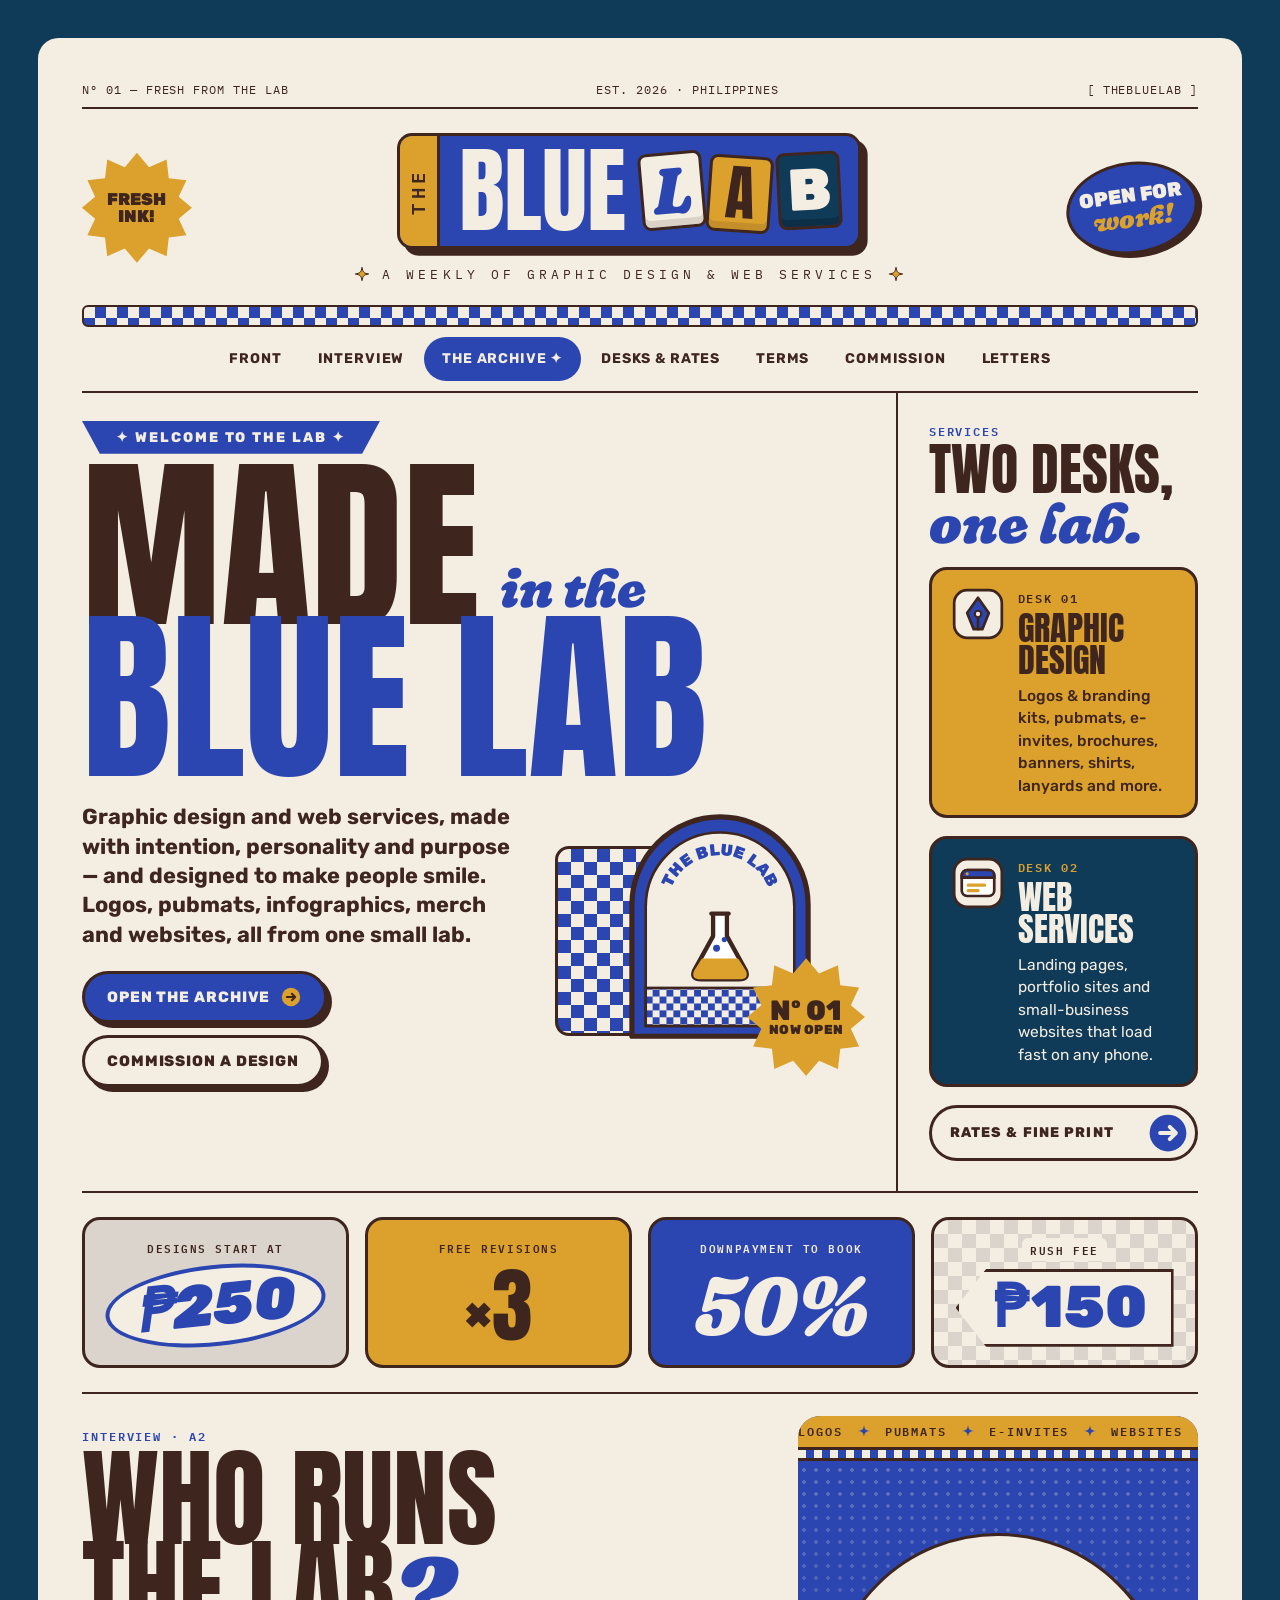
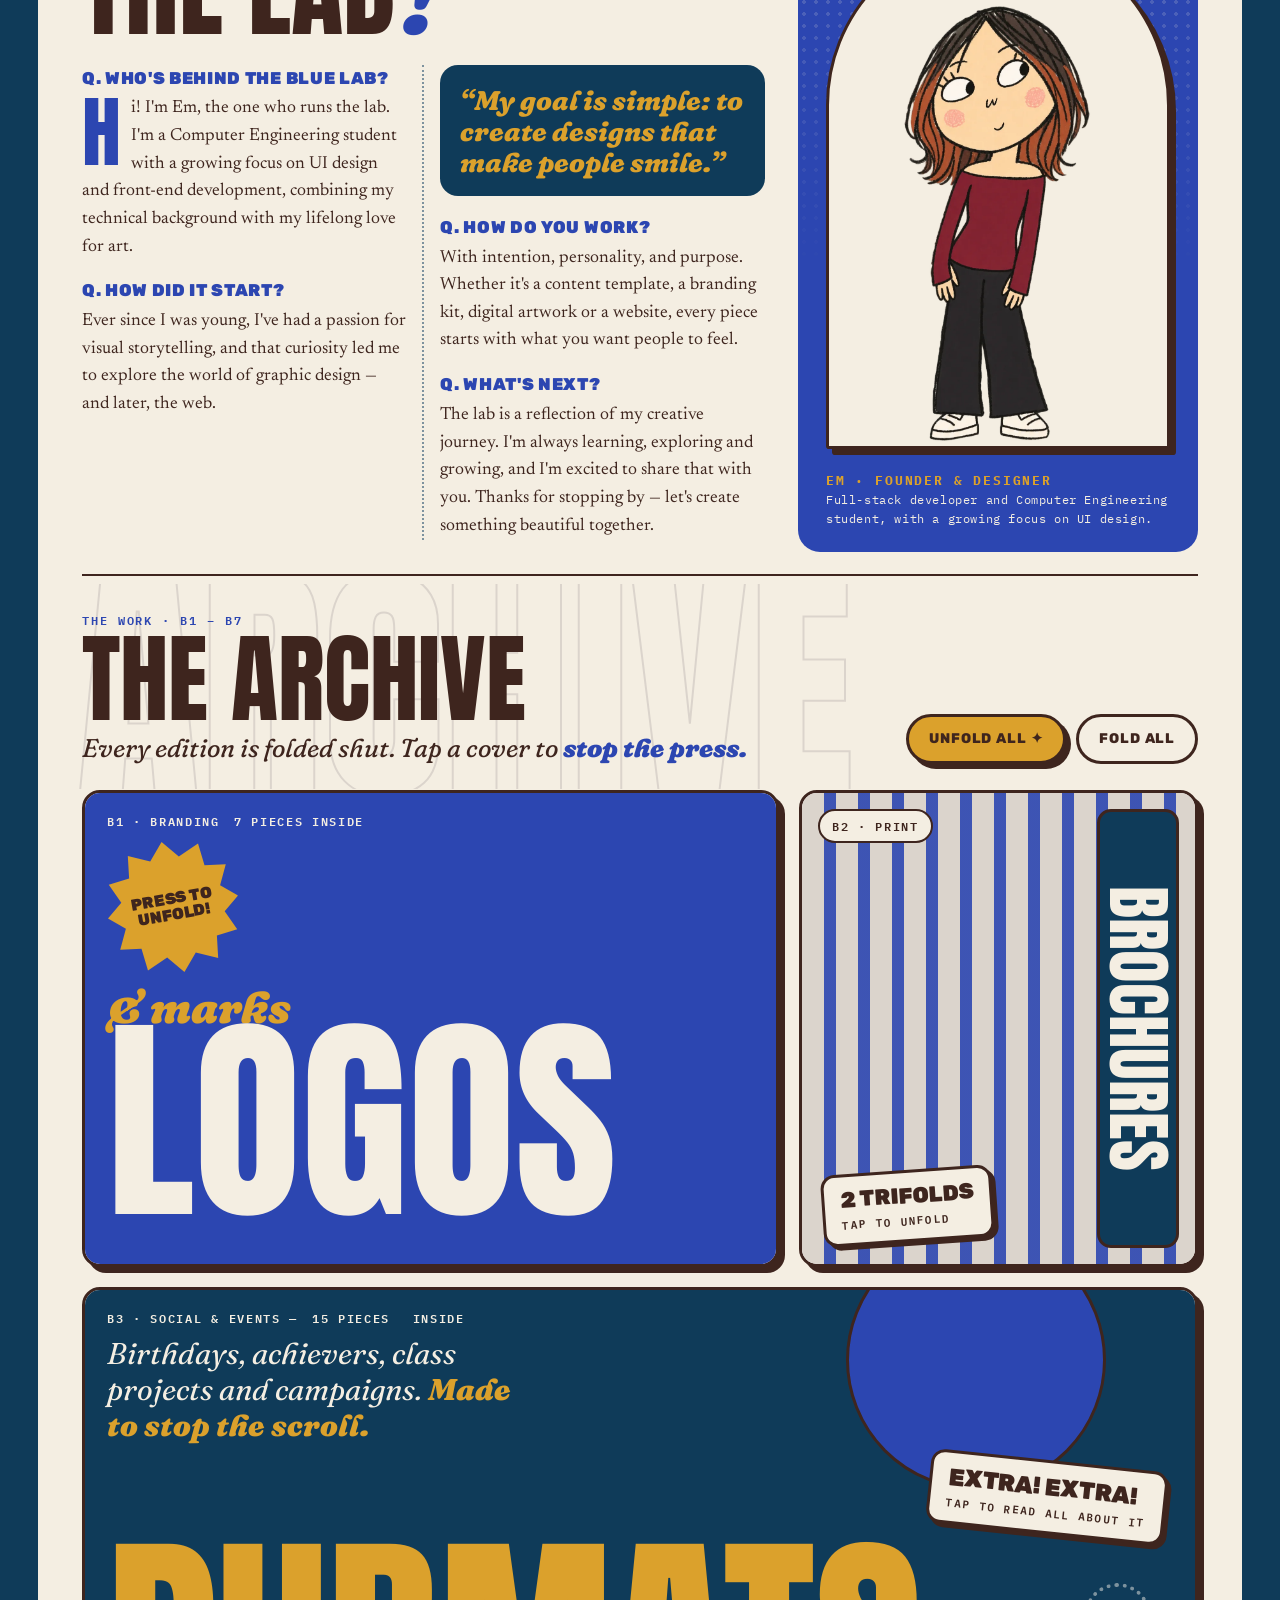
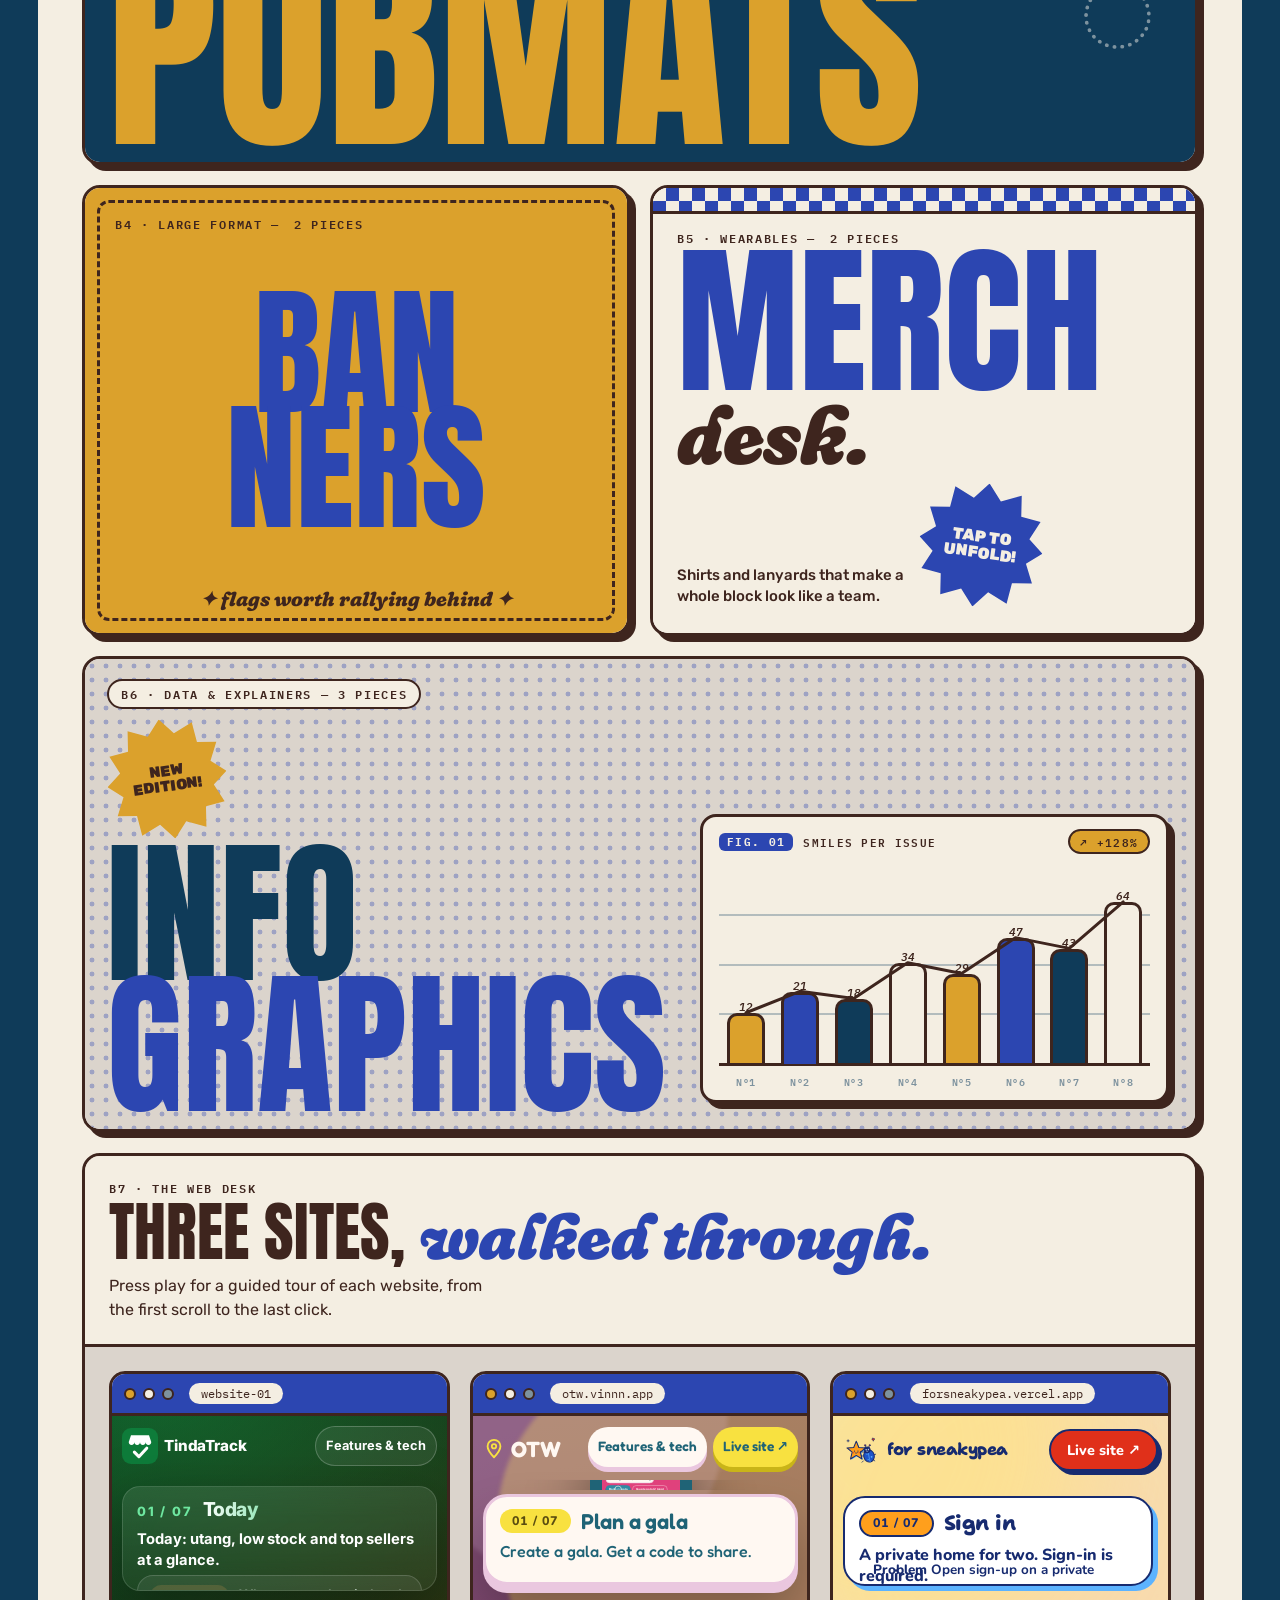
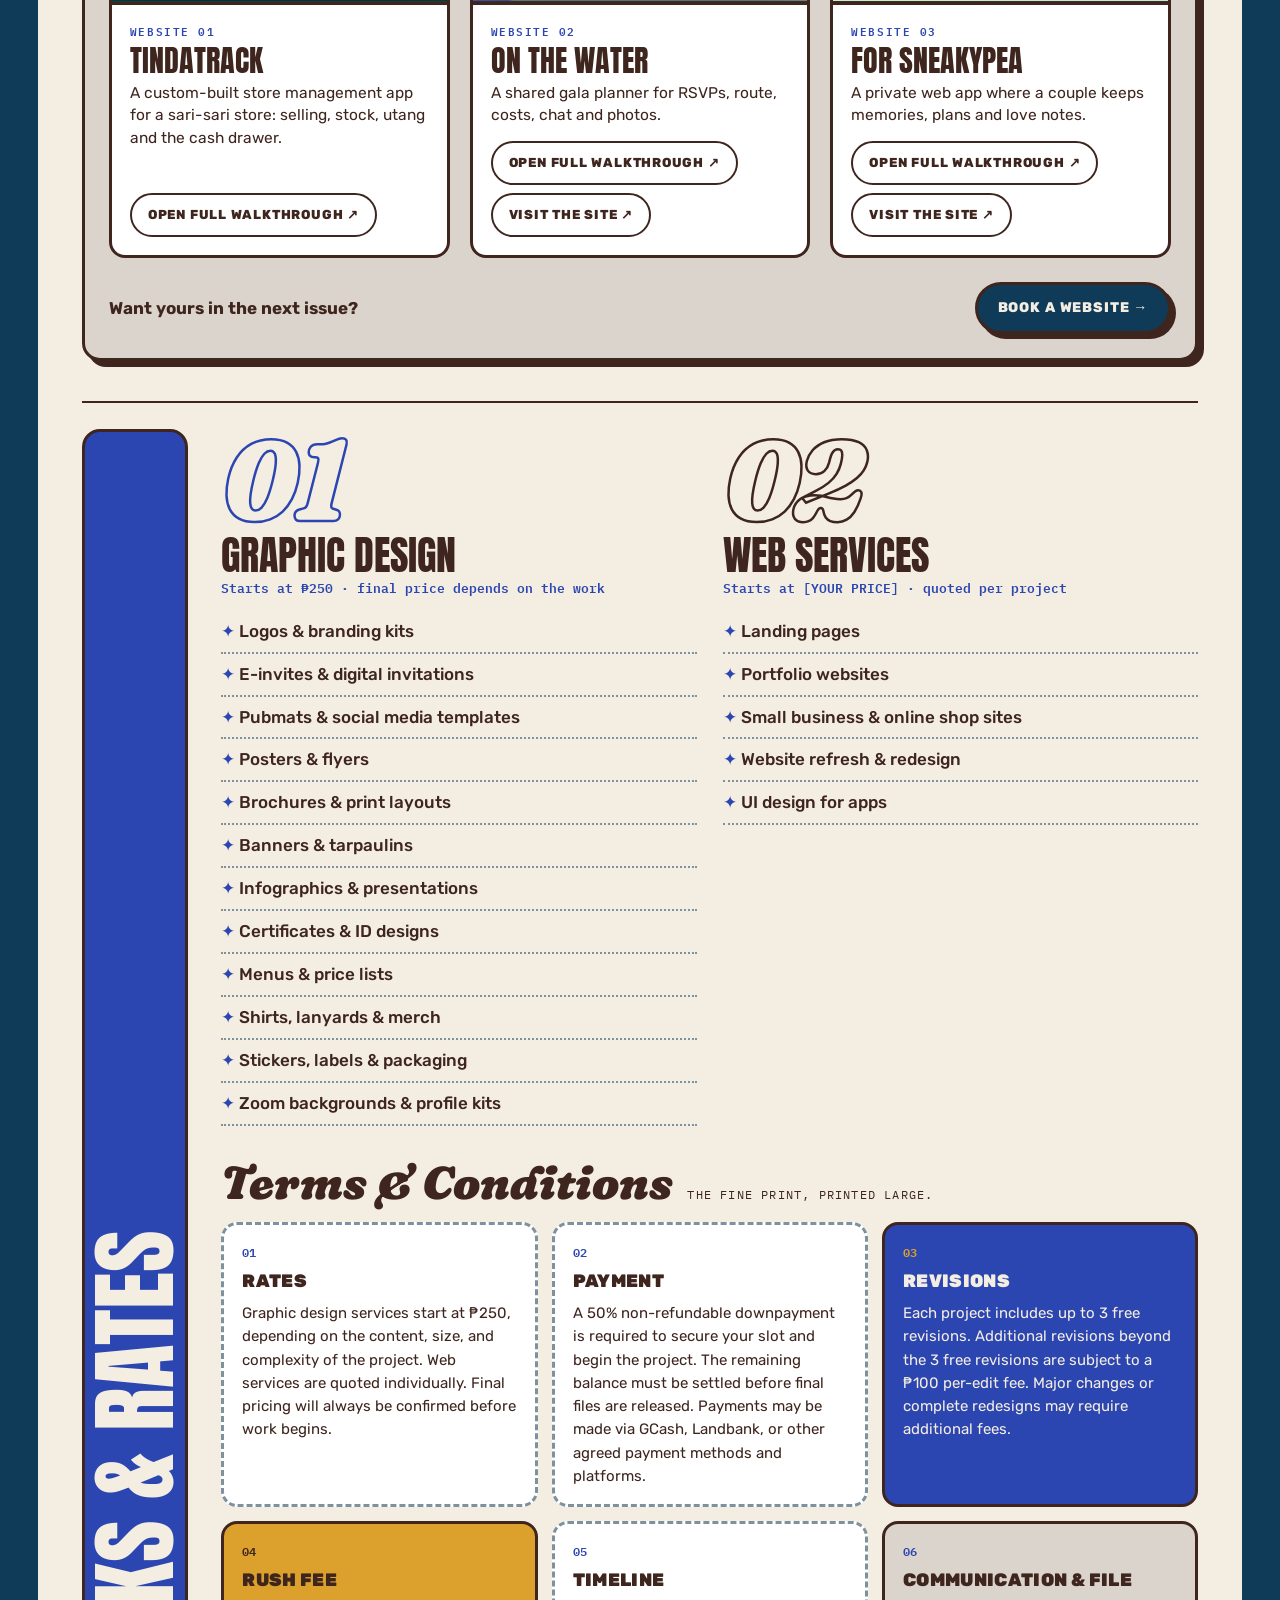
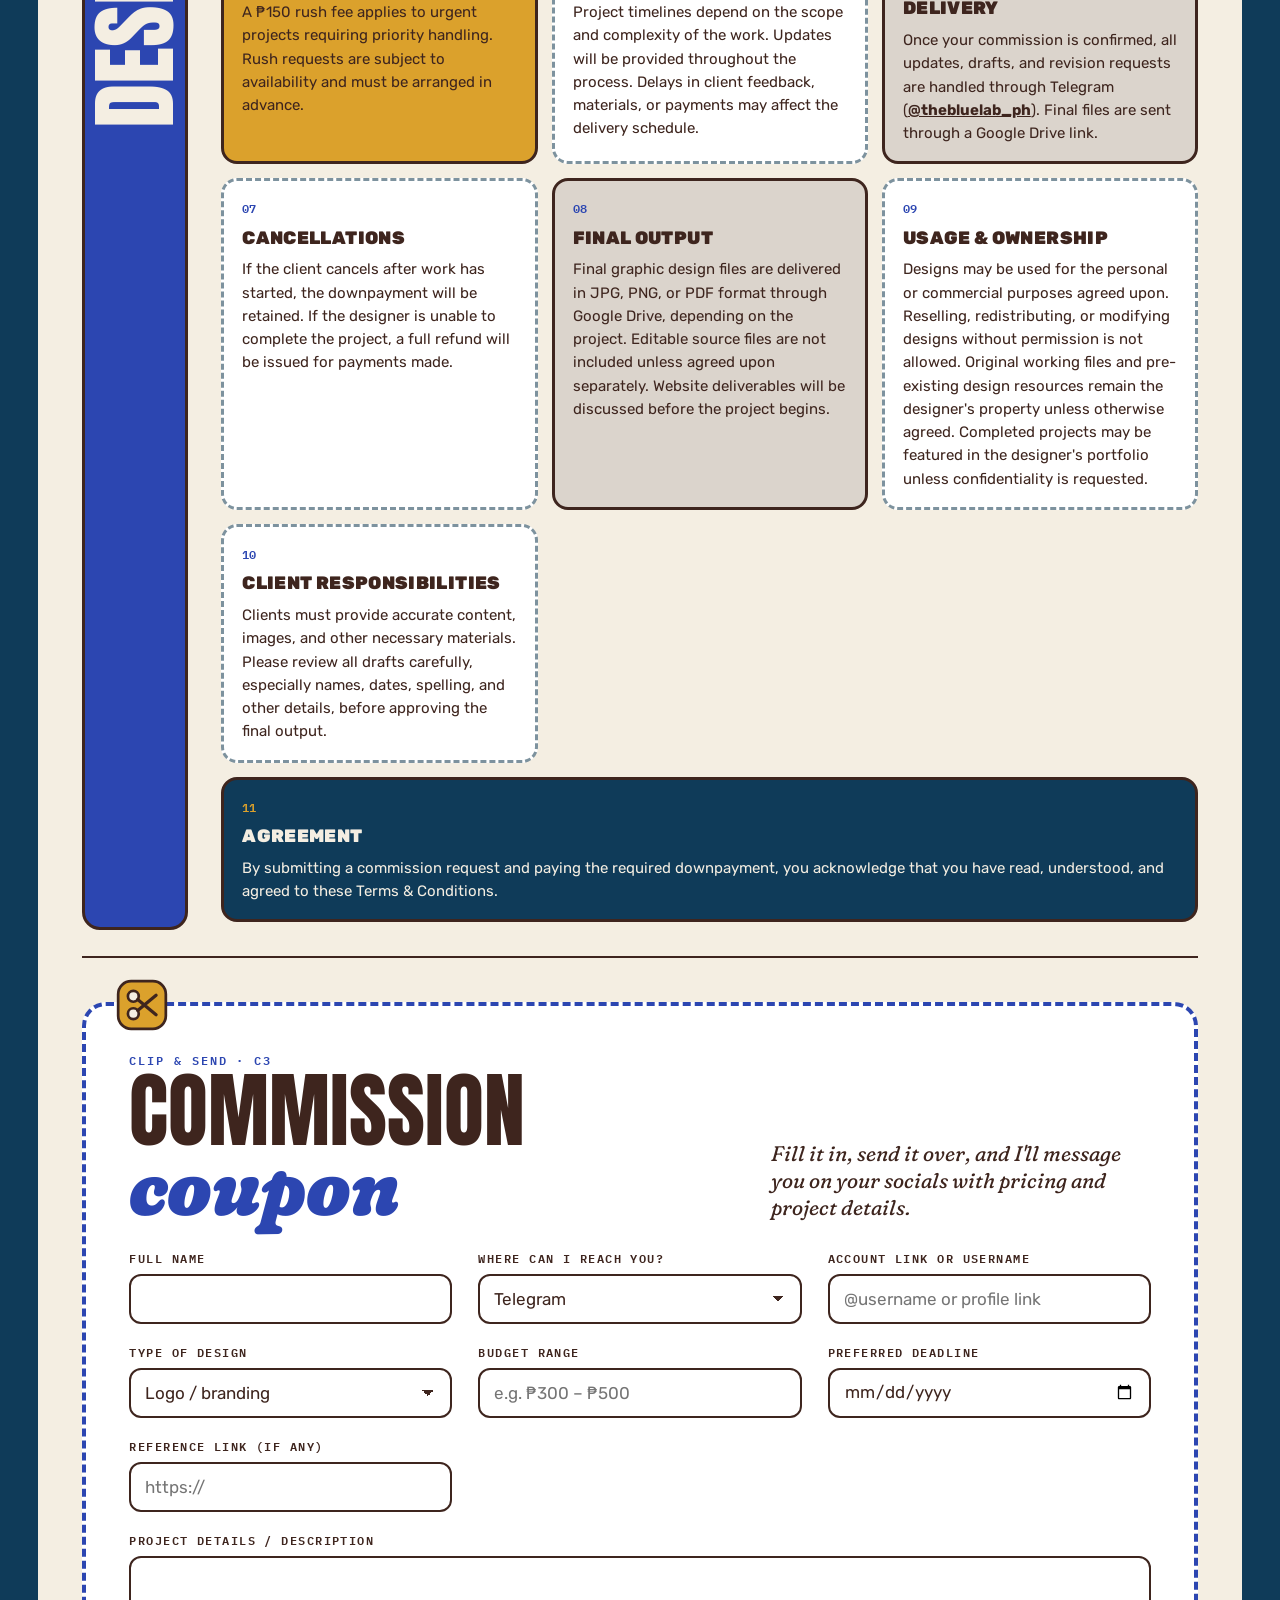
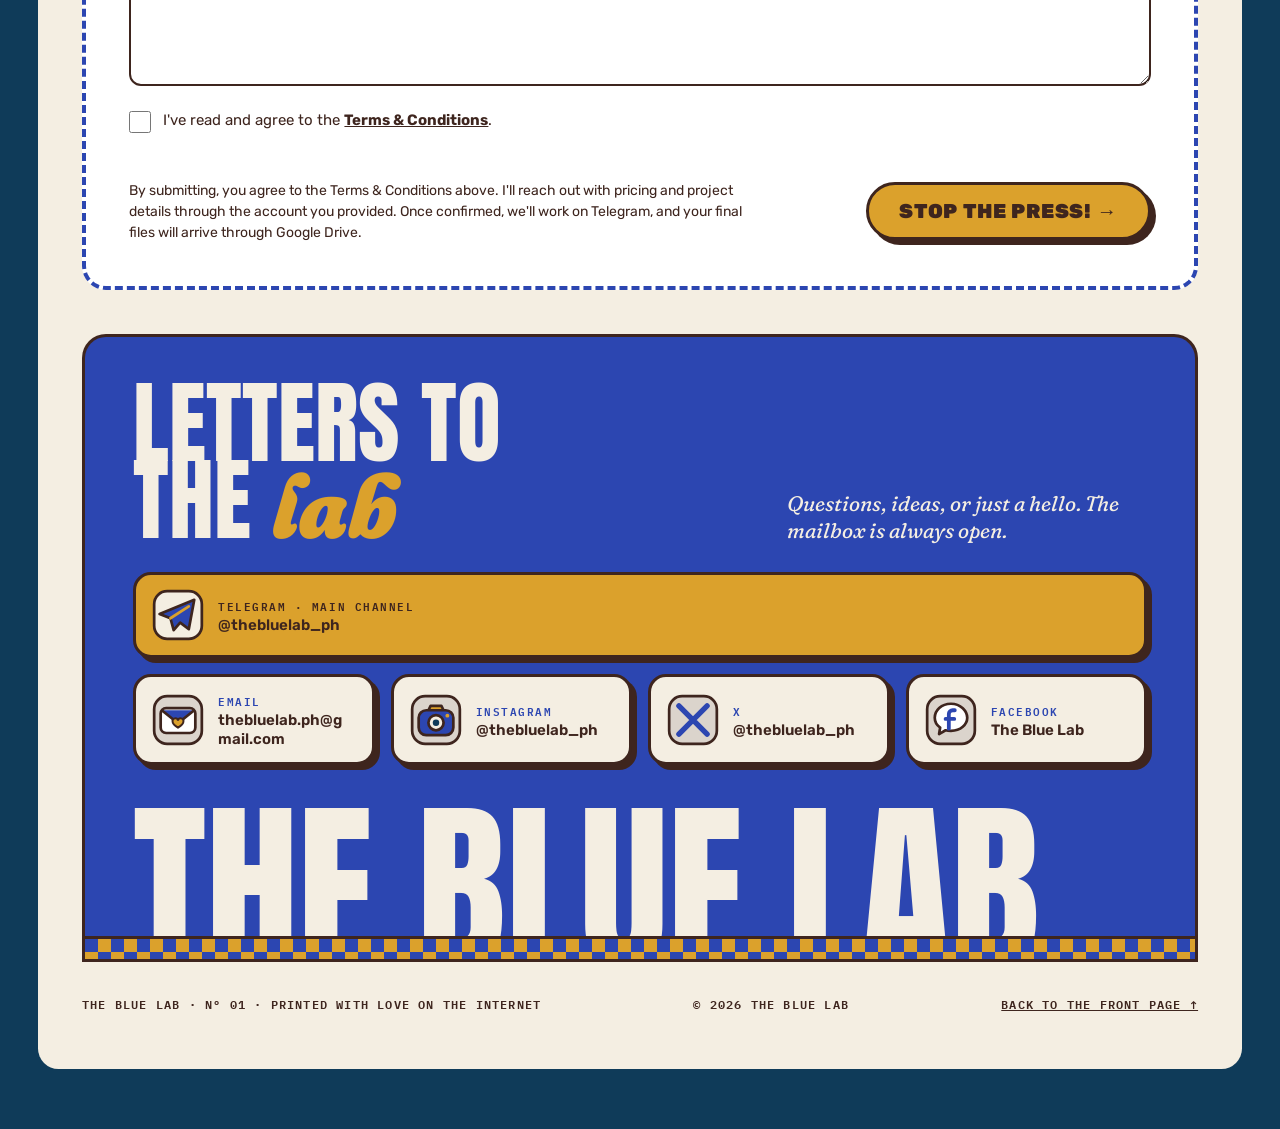
<file: index.html>
<!doctype html>
<html lang="en">
<head>
<meta charset="utf-8">
<meta name="viewport" content="width=device-width, initial-scale=1, viewport-fit=cover">
<title>The Blue Lab — Graphic Design &amp; Web Services</title>
<meta name="description" content="The Blue Lab by Em: logos, pubmats, brochures, infographics, merch and websites, made to make people smile.">
<meta name="theme-color" content="#2c46b1">
<meta property="og:title" content="The Blue Lab — Graphic Design &amp; Web Services">
<meta property="og:description" content="Logos, pubmats, brochures, infographics, merch and websites, made to make people smile.">
<meta property="og:type" content="website">
<link rel="icon" href="favicon.svg" type="image/svg+xml">
<link rel="preconnect" href="https://fonts.googleapis.com">
<link rel="preconnect" href="https://fonts.gstatic.com" crossorigin>
<link href="https://fonts.googleapis.com/css2?family=Anton&family=Fraunces:ital,opsz,wght,SOFT,WONK@0,9..144,400..900,0..100,0..1;1,9..144,400..900,0..100,0..1&family=IBM+Plex+Mono:wght@400;600&family=Newsreader:ital,opsz,wght@0,6..72,400..700;1,6..72,400..700&family=Rubik:wght@400;500;700;800;900&display=swap" rel="stylesheet">
<link rel="stylesheet" href="css/style.css">
<link rel="stylesheet" href="css/responsive.css">
</head>
<body>
<div class="shell">
<main id="top" class="page">

<!-- ================= MASTHEAD ================= -->
<header>
  <div style="display: flex; flex-wrap: wrap; justify-content: space-between; gap: 6px 20px; font-family: 'IBM Plex Mono', monospace; font-size: 12px; letter-spacing: .08em; text-transform: uppercase; padding-bottom: 10px; border-bottom: 2.5px solid #3e251e">
    <span>Nº 01 — Fresh from the lab</span>
    <span>Est. 2026 · Philippines</span>
    <span>[ thebluelab ]</span>
  </div>

  <div style="display: flex; flex-wrap: wrap; align-items: center; justify-content: space-between; gap: 18px; padding: 24px 0 22px">
    <div class="wobble mast-side" style="flex: 0 0 auto; width: 110px; height: 110px; display: flex; align-items: center; justify-content: center; text-align: center; background: var(--gold); clip-path: polygon(50% 0%, 61% 13%, 77% 6%, 79% 23%, 95% 25%, 88% 40%, 100% 50%, 88% 60%, 95% 75%, 79% 77%, 77% 94%, 61% 87%, 50% 100%, 39% 87%, 23% 94%, 21% 77%, 5% 75%, 12% 60%, 0% 50%, 12% 40%, 5% 25%, 21% 23%, 23% 6%, 39% 13%); font-family: 'Rubik', sans-serif; font-weight: 900; font-size: 17px; line-height: 1; text-transform: uppercase">Fresh<br>ink!</div>

    <div style="flex: 1 1 560px; min-width: 0; display: flex; flex-direction: column; align-items: center; text-align: center">
      <!-- logo: primary lockup -->
        <h1 aria-label="The Blue Lab" style="margin: 0; font-size: clamp(50px, 7.4vw, 104px); font-weight: 400; line-height: 1">
          <span aria-hidden="true" style="display: inline-flex; align-items: stretch; border: 3px solid #3e251e; border-radius: .16em; overflow: hidden; box-shadow: .07em .07em 0 #3e251e; background: var(--blue)">
            <span style="display: flex; align-items: center; justify-content: center; background: var(--gold); border-right: 3px solid #3e251e; padding: 0 .1em"><span style="writing-mode: vertical-rl; transform: rotate(180deg); font-family: 'IBM Plex Mono', monospace; font-weight: 600; font-size: .2em; letter-spacing: .24em">THE</span></span>
            <span style="display: flex; align-items: center; gap: .14em; padding: .13em .18em .13em .2em">
              <span style="font-family: 'Anton', sans-serif; line-height: .9; color: var(--paper)">BLUE</span>
              <span style="display: flex; gap: .06em; font-size: .74em">
                <span style="width: .92em; height: 1.1em; display: flex; align-items: center; justify-content: center; background: var(--paper); color: var(--blue); border: 3px solid #3e251e; border-radius: .12em; transform: rotate(-5deg); box-shadow: inset 0 -.1em 0 rgba(62,37,30,.14)"><span class="soft" style="font-style: italic; font-weight: 900; font-size: .92em; line-height: 1">L</span></span>
                <span style="width: .92em; height: 1.1em; display: flex; align-items: center; justify-content: center; background: var(--gold); color: #3e251e; border: 3px solid #3e251e; border-radius: .12em; transform: rotate(4deg) translateY(.05em); box-shadow: inset 0 -.1em 0 rgba(62,37,30,.14)"><span style="font-family: 'Anton', sans-serif; font-size: .86em; line-height: 1">A</span></span>
                <span style="width: .92em; height: 1.1em; display: flex; align-items: center; justify-content: center; background: #0f3b59; color: var(--paper); border: 3px solid #3e251e; border-radius: .12em; transform: rotate(-3deg); box-shadow: inset 0 -.1em 0 rgba(0,0,0,.2)"><span style="font-family: 'Rubik', sans-serif; font-weight: 900; font-size: .84em; line-height: 1">B</span></span>
              </span>
            </span>
          </span>
        </h1>
      <p style="margin: 16px 0 0; display: flex; align-items: center; gap: 12px; font-family: 'IBM Plex Mono', monospace; font-size: clamp(11px, 1.05vw, 14px); letter-spacing: .3em; text-transform: uppercase">
        <svg aria-hidden="true" width="16" height="16" viewBox="0 0 48 48"><path d="M24 4 C26 18 30 22 44 24 C30 26 26 30 24 44 C22 30 18 26 4 24 C18 22 22 18 24 4Z" fill="var(--gold)" stroke="#3e251e" stroke-width="3" stroke-linejoin="round"/></svg>
        A weekly of graphic design &amp; web services
        <svg aria-hidden="true" width="16" height="16" viewBox="0 0 48 48"><path d="M24 4 C26 18 30 22 44 24 C30 26 26 30 24 44 C22 30 18 26 4 24 C18 22 22 18 24 4Z" fill="var(--gold)" stroke="#3e251e" stroke-width="3" stroke-linejoin="round"/></svg>
      </p>
    </div>

    <div class="mast-side" style="flex: 0 0 auto; background: var(--blue); color: var(--paper); border: 3px solid #3e251e; border-radius: 50%; width: 132px; height: 92px; display: flex; flex-direction: column; align-items: center; justify-content: center; transform: rotate(-8deg); font-family: 'Rubik', sans-serif; font-weight: 900; font-size: 20px; line-height: 1; text-transform: uppercase; text-align: center; box-shadow: 4px 4px 0 #3e251e">Open for<span class="soft" style="font-style: italic; font-size: 26px; text-transform: none; color: var(--gold)">work!</span></div>
  </div>

  <div style="height: 22px; border: 2.5px solid #3e251e; border-radius: 6px; background: repeating-conic-gradient(var(--blue) 0 25%, var(--paper) 0 50%) 0 0 / 22px 22px"></div>

  <nav class="nav" aria-label="Sections" style="display: flex; flex-wrap: wrap; justify-content: center; gap: 4px; padding: 10px 0; font-family: 'Rubik', sans-serif; font-size: 14px; font-weight: 700; letter-spacing: .06em; text-transform: uppercase; border-bottom: 2.5px solid #3e251e">
    <a class="navlink" href="#front" style="padding: 12px 16px; text-decoration: none">Front</a>
    <a class="navlink" href="#editor" style="padding: 12px 16px; text-decoration: none">Interview</a>
    <a href="#archive" style="padding: 12px 18px; text-decoration: none; background: var(--blue); color: var(--paper); border-radius: 999px">The Archive ✦</a>
    <a class="navlink" href="#services" style="padding: 12px 16px; text-decoration: none">Desks &amp; Rates</a>
    <a class="navlink" href="#terms" style="padding: 12px 16px; text-decoration: none">Terms</a>
    <a class="navlink" href="#coupon" style="padding: 12px 16px; text-decoration: none">Commission</a>
    <a class="navlink" href="#contact" style="padding: 12px 16px; text-decoration: none">Letters</a>
  </nav>
</header>

<!-- ================= FRONT ================= -->
<section id="front" style="display: flex; flex-wrap: wrap; border-bottom: 2.5px solid #3e251e">
  <div class="front-main" style="flex: 999 1 680px; min-width: 0; padding: 28px clamp(0px, 2.4vw, 32px) 30px 0; border-right: 2.5px solid #3e251e">
    <div style="display: inline-block; margin-bottom: 18px; background: var(--blue); color: var(--paper); padding: 8px 34px; clip-path: polygon(0 0, 100% 0, 94% 100%, 6% 100%); font-family: 'Rubik', sans-serif; font-weight: 800; font-size: 14px; letter-spacing: .14em; text-transform: uppercase">✦ Welcome to the lab ✦</div>
    <h2 aria-label="Made in the Blue Lab" style="margin: 0; font-weight: 400">
      <span style="display: flex; align-items: flex-end; gap: clamp(10px, 1.6vw, 22px); flex-wrap: wrap">
        <span style="font-family: 'Anton', sans-serif; font-size: clamp(92px, 14.5vw, 232px); line-height: .8; text-transform: uppercase">Made</span>
        <span class="soft" style="font-style: italic; font-weight: 900; font-size: clamp(32px, 4.2vw, 66px); line-height: 1; color: var(--blue); padding-bottom: .1em">in the</span>
      </span>
      <span style="display: block; font-family: 'Anton', sans-serif; font-size: clamp(92px, 14.5vw, 232px); line-height: .84; text-transform: uppercase; color: var(--blue)">Blue Lab</span>
    </h2>

    <div style="display: flex; flex-wrap: wrap; gap: 26px; align-items: center; margin-top: 26px">
      <div style="flex: 1 1 320px">
        <p style="margin: 0; font-weight: 700; font-size: clamp(19px, 1.7vw, 23px); line-height: 1.35">Graphic design and web services, made with intention, personality and purpose — and designed to make people smile. Logos, pubmats, infographics, merch and websites, all from one small lab.</p>
        <div style="display: flex; flex-wrap: wrap; gap: 12px; margin-top: 22px">
          <a class="lift" href="#archive" style="display: inline-flex; align-items: center; gap: 10px; min-height: 52px; padding: 0 22px; background: var(--blue); color: var(--paper); border: 3px solid #3e251e; border-radius: 999px; box-shadow: 5px 5px 0 #3e251e; font-weight: 800; font-size: 15px; letter-spacing: .06em; text-transform: uppercase; text-decoration: none">Open the archive
            <svg aria-hidden="true" width="22" height="22" viewBox="0 0 48 48"><circle cx="24" cy="24" r="20" fill="var(--gold)"/><path d="M15 24 H32 M26 17 L33 24 L26 31" fill="none" stroke="#3e251e" stroke-width="4.5" stroke-linecap="round" stroke-linejoin="round"/></svg></a>
          <a class="lift" href="#coupon" style="display: inline-flex; align-items: center; min-height: 52px; padding: 0 22px; background: var(--paper); border: 3px solid #3e251e; border-radius: 999px; box-shadow: 5px 5px 0 #3e251e; font-weight: 800; font-size: 15px; letter-spacing: .06em; text-transform: uppercase; text-decoration: none">Commission a design</a>
        </div>
      </div>
      <div aria-hidden="true" class="hero-art">
        <div class="ha-check"></div>
        <svg viewBox="0 0 220 270"><defs><pattern id="chkF" width="16" height="16" patternUnits="userSpaceOnUse"><rect width="16" height="16" fill="var(--paper)"/><rect width="8" height="8" fill="var(--blue)"/><rect x="8" y="8" width="8" height="8" fill="var(--blue)"/></pattern><path id="arcF" d="M50 112 A60 60 0 0 1 170 112" fill="none"/></defs><path d="M8 262 V110 A102 102 0 0 1 212 110 V262 Z" fill="var(--blue)" stroke="#3e251e" stroke-width="6" stroke-linejoin="round"/><path d="M24 250 V112 A86 86 0 0 1 196 112 V250 Z" fill="var(--paper)" stroke="#3e251e" stroke-width="3"/><text font-family="Rubik, sans-serif" font-weight="900" font-size="19" letter-spacing=".5" fill="var(--blue)" text-anchor="middle"><textPath href="#arcF" startOffset="50%">THE BLUE LAB</textPath></text><path d="M100 120 H120 M102 120 V146 L80 186 Q76 196 88 196 H132 Q144 196 140 186 L118 146 V120" fill="#ffffff" stroke="#3e251e" stroke-width="5" stroke-linejoin="round" stroke-linecap="round"/><path d="M89 172 H131 L140 186 Q144 196 132 196 H88 Q76 196 80 186 Z" fill="var(--gold)"/><circle cx="106" cy="160" r="4" fill="var(--blue)"/><circle cx="115" cy="150" r="3" fill="var(--blue)"/><rect x="24" y="206" width="172" height="44" fill="url(#chkF)" stroke="#3e251e" stroke-width="3"/></svg>
        <div class="wobble burst"><b>Nº 01</b><span>Now open</span></div>
      </div>
    </div>
  </div>

  <aside class="front-aside" style="flex: 1 1 300px; min-width: 0; padding: 28px 0 30px clamp(0px, 2.4vw, 32px); display: flex; flex-direction: column; gap: 18px">
    <div>
      <p style="margin: 0 0 4px; font-family: 'IBM Plex Mono', monospace; font-size: 12px; font-weight: 600; letter-spacing: .16em; text-transform: uppercase; color: var(--blue)">Services</p>
      <p style="margin: 0; font-family: 'Anton', sans-serif; font-size: clamp(44px, 4.4vw, 64px); line-height: .9; text-transform: uppercase">Two desks,<br><span class="soft" style="font-family: 'Fraunces', serif; font-style: italic; font-weight: 900; text-transform: none; color: var(--blue)">one lab.</span></p>
    </div>
    <div style="background: var(--gold); border: 3px solid #3e251e; border-radius: 18px; padding: 18px 20px; display: flex; gap: 14px; align-items: flex-start">
      <svg aria-hidden="true" width="52" height="52" viewBox="0 0 48 48" style="flex: none"><rect x="2" y="2" width="44" height="44" rx="12" fill="var(--paper)" stroke="#3e251e" stroke-width="2.5"/><path d="M24 9 L34 23 L28 38 H20 L14 23 Z" fill="var(--blue)" stroke="#3e251e" stroke-width="2.5" stroke-linejoin="round"/><path d="M24 26 V38" stroke="#3e251e" stroke-width="2.5" stroke-linecap="round"/><circle cx="24" cy="24" r="3" fill="var(--paper)" stroke="#3e251e" stroke-width="2"/></svg>
      <div>
        <p style="margin: 0 0 4px; font-family: 'IBM Plex Mono', monospace; font-size: 12px; font-weight: 600; letter-spacing: .14em; text-transform: uppercase">Desk 01</p>
        <p style="margin: 0 0 8px; font-family: 'Anton', sans-serif; font-size: 34px; line-height: .95; text-transform: uppercase">Graphic design</p>
        <p style="margin: 0; font-weight: 500; font-size: 15.5px; line-height: 1.45">Logos &amp; branding kits, pubmats, e-invites, brochures, banners, shirts, lanyards and more.</p>
      </div>
    </div>
    <div style="background: #0f3b59; color: var(--paper); border: 3px solid #3e251e; border-radius: 18px; padding: 18px 20px; display: flex; gap: 14px; align-items: flex-start">
      <svg aria-hidden="true" width="52" height="52" viewBox="0 0 48 48" style="flex: none"><rect x="2" y="2" width="44" height="44" rx="12" fill="var(--paper)" stroke="#3e251e" stroke-width="2.5"/><rect x="9" y="12" width="30" height="24" rx="5" fill="#ffffff" stroke="#3e251e" stroke-width="2.5"/><path d="M9 19 H39" stroke="#3e251e" stroke-width="2.5"/><path d="M14 12 h20 a5 5 0 0 1 5 5 v2 H9 v-2 a5 5 0 0 1 5-5z" fill="var(--blue)" stroke="#3e251e" stroke-width="2.5"/><circle cx="14" cy="15.5" r="1.4" fill="var(--gold)"/><path d="M15 26 H30 M15 31 H24" stroke="var(--gold)" stroke-width="3" stroke-linecap="round"/></svg>
      <div>
        <p style="margin: 0 0 4px; font-family: 'IBM Plex Mono', monospace; font-size: 12px; font-weight: 600; letter-spacing: .14em; text-transform: uppercase; color: var(--gold)">Desk 02</p>
        <p style="margin: 0 0 8px; font-family: 'Anton', sans-serif; font-size: 34px; line-height: .95; text-transform: uppercase">Web services</p>
        <p style="margin: 0; font-size: 15.5px; line-height: 1.45">Landing pages, portfolio sites and small-business websites that load fast on any phone.</p>
      </div>
    </div>
    <a href="#services" style="display: flex; align-items: center; justify-content: space-between; gap: 12px; min-height: 56px; padding: 0 6px 0 18px; border: 3px solid #3e251e; border-radius: 999px; font-weight: 800; font-size: 14px; letter-spacing: .08em; text-transform: uppercase; text-decoration: none">Rates &amp; fine print
      <svg aria-hidden="true" width="42" height="42" viewBox="0 0 48 48"><circle cx="24" cy="24" r="21" fill="var(--blue)"/><path d="M15 24 H32 M26 17 L33 24 L26 31" fill="none" stroke="var(--paper)" stroke-width="4.5" stroke-linecap="round" stroke-linejoin="round"/></svg></a>
  </aside>
</section>

<!-- stats strip: price-tag ovals -->
<div style="display: grid; grid-template-columns: repeat(auto-fit, minmax(min(230px, 100%), 1fr)); gap: 16px; padding: 24px 0; border-bottom: 2.5px solid #3e251e">
  <div style="display: flex; flex-direction: column; align-items: center; gap: 8px; padding: 18px; background: #dbd4cc; border: 3px solid #3e251e; border-radius: 18px">
    <p style="margin: 0; font-family: 'IBM Plex Mono', monospace; font-size: 11px; font-weight: 600; letter-spacing: .14em; text-transform: uppercase">Designs start at</p>
    <p style="margin: 0; padding: 4px 26px; border: 4px solid var(--blue); border-radius: 50%; background: var(--paper); font-family: 'Rubik', sans-serif; font-weight: 900; font-style: italic; font-size: clamp(46px, 4.6vw, 64px); line-height: 1.1; color: var(--blue); transform: rotate(-6deg)">₱250</p>
  </div>
  <div style="display: flex; flex-direction: column; align-items: center; gap: 8px; padding: 18px; background: var(--gold); border: 3px solid #3e251e; border-radius: 18px">
    <p style="margin: 0; font-family: 'IBM Plex Mono', monospace; font-size: 11px; font-weight: 600; letter-spacing: .14em; text-transform: uppercase">Free revisions</p>
    <p style="margin: 0; font-family: 'Anton', sans-serif; font-size: clamp(64px, 6.4vw, 92px); line-height: 1">×3</p>
  </div>
  <div style="display: flex; flex-direction: column; align-items: center; gap: 8px; padding: 18px; background: var(--blue); color: var(--paper); border: 3px solid #3e251e; border-radius: 18px">
    <p style="margin: 0; font-family: 'IBM Plex Mono', monospace; font-size: 11px; font-weight: 600; letter-spacing: .14em; text-transform: uppercase">Downpayment to book</p>
    <p class="soft" style="margin: 0; font-family: 'Fraunces', serif; font-style: italic; font-weight: 900; font-size: clamp(64px, 6.4vw, 92px); line-height: 1">50%</p>
  </div>
  <div style="display: flex; flex-direction: column; align-items: center; gap: 8px; padding: 18px; border: 3px solid #3e251e; border-radius: 18px; background: repeating-conic-gradient(#dbd4cc 0 25%, var(--paper) 0 50%) 0 0 / 28px 28px">
    <p style="margin: 0; background: var(--paper); padding: 2px 8px; border-radius: 6px; font-family: 'IBM Plex Mono', monospace; font-size: 11px; font-weight: 600; letter-spacing: .14em; text-transform: uppercase">Rush fee</p>
    <p style="margin: 0; padding: 2px 24px 2px 34px; background: var(--paper); border: 3px solid #3e251e; clip-path: polygon(14% 0, 100% 0, 100% 100%, 14% 100%, 0 50%); font-family: 'Rubik', sans-serif; font-weight: 900; font-size: clamp(46px, 4.6vw, 64px); line-height: 1.15; color: var(--blue)">₱150</p>
  </div>
</div>

<!-- ================= INTERVIEW ================= -->
<section id="editor" style="display: flex; flex-wrap: wrap; gap: 0; border-bottom: 2.5px solid #3e251e">
  <article style="flex: 999 1 620px; min-width: 0; padding: 32px clamp(0px, 2.6vw, 34px) 34px 0">
    <p style="margin: 0 0 8px; font-family: 'IBM Plex Mono', monospace; font-size: 12px; font-weight: 600; letter-spacing: .16em; text-transform: uppercase; color: var(--blue)">Interview · A2</p>
    <h2 style="margin: 0 0 24px; font-family: 'Anton', sans-serif; font-weight: 400; font-size: clamp(64px, 8.4vw, 132px); line-height: .84; text-transform: uppercase">Who runs<br>the lab<span class="soft" style="font-family: 'Fraunces', serif; font-style: italic; font-weight: 900; color: var(--blue)">?</span></h2>
    <div style="column-width: 270px; column-gap: 34px; column-rule: 2px dotted #7d929e; font-family: 'Newsreader', serif; font-size: 17.5px; line-height: 1.58">
      <p style="margin: 0 0 4px; font-family: 'Rubik', sans-serif; font-weight: 900; font-size: 17px; letter-spacing: .04em; text-transform: uppercase; color: var(--blue)">Q. Who's behind The Blue Lab?</p>
      <p class="dropcap" style="margin: 0 0 16px">Hi! I'm Em, the one who runs the lab. I'm a Computer Engineering student with a growing focus on UI design and front-end development, combining my technical background with my lifelong love for art.</p>
      <p style="margin: 0 0 4px; font-family: 'Rubik', sans-serif; font-weight: 900; font-size: 17px; letter-spacing: .04em; text-transform: uppercase; color: var(--blue)">Q. How did it start?</p>
      <p style="margin: 0 0 16px">Ever since I was young, I've had a passion for visual storytelling, and that curiosity led me to explore the world of graphic design — and later, the web.</p>
      <div style="break-inside: avoid; margin: 6px 0 18px; background: #0f3b59; border-radius: 18px; padding: 20px 20px 18px">
        <p class="soft" style="margin: 0; font-family: 'Fraunces', serif; font-style: italic; font-weight: 800; font-size: 27px; line-height: 1.15; color: var(--gold)">“My goal is simple: to create designs that make people smile.”</p>
      </div>
      <p style="margin: 0 0 4px; font-family: 'Rubik', sans-serif; font-weight: 900; font-size: 17px; letter-spacing: .04em; text-transform: uppercase; color: var(--blue)">Q. How do you work?</p>
      <p style="margin: 0 0 16px">With intention, personality, and purpose. Whether it's a content template, a branding kit, digital artwork or a website, every piece starts with what you want people to feel.</p>
      <p style="margin: 0 0 4px; font-family: 'Rubik', sans-serif; font-weight: 900; font-size: 17px; letter-spacing: .04em; text-transform: uppercase; color: var(--blue)">Q. What's next?</p>
      <p style="margin: 0 0 16px">The lab is a reflection of my creative journey. I'm always learning, exploring and growing, and I'm excited to share that with you. Thanks for stopping by — let's create something beautiful together.</p>
    </div>
  </article>

  <aside style="flex: 1 1 400px; min-width: 0; background: var(--blue); color: var(--paper); display: flex; align-items: stretch; overflow: hidden; position: relative; border-radius: 22px; margin: 22px 0">
    <div class="founder-fx" aria-hidden="true">
      <div class="fx-dots"></div>
      <div class="fx-ticker"><div class="fx-track"><span>Logos</span><svg viewBox="0 0 48 48"><path d="M24 4 C26 18 30 22 44 24 C30 26 26 30 24 44 C22 30 18 26 4 24 C18 22 22 18 24 4Z" fill="var(--blue)"/></svg><span>Pubmats</span><svg viewBox="0 0 48 48"><path d="M24 4 C26 18 30 22 44 24 C30 26 26 30 24 44 C22 30 18 26 4 24 C18 22 22 18 24 4Z" fill="var(--blue)"/></svg><span>E-invites</span><svg viewBox="0 0 48 48"><path d="M24 4 C26 18 30 22 44 24 C30 26 26 30 24 44 C22 30 18 26 4 24 C18 22 22 18 24 4Z" fill="var(--blue)"/></svg><span>Websites</span><svg viewBox="0 0 48 48"><path d="M24 4 C26 18 30 22 44 24 C30 26 26 30 24 44 C22 30 18 26 4 24 C18 22 22 18 24 4Z" fill="var(--blue)"/></svg><span>Brochures</span><svg viewBox="0 0 48 48"><path d="M24 4 C26 18 30 22 44 24 C30 26 26 30 24 44 C22 30 18 26 4 24 C18 22 22 18 24 4Z" fill="var(--blue)"/></svg><span>UI design</span><svg viewBox="0 0 48 48"><path d="M24 4 C26 18 30 22 44 24 C30 26 26 30 24 44 C22 30 18 26 4 24 C18 22 22 18 24 4Z" fill="var(--blue)"/></svg><span>Merch</span><svg viewBox="0 0 48 48"><path d="M24 4 C26 18 30 22 44 24 C30 26 26 30 24 44 C22 30 18 26 4 24 C18 22 22 18 24 4Z" fill="var(--blue)"/></svg><span>Infographics</span><svg viewBox="0 0 48 48"><path d="M24 4 C26 18 30 22 44 24 C30 26 26 30 24 44 C22 30 18 26 4 24 C18 22 22 18 24 4Z" fill="var(--blue)"/></svg><span>Logos</span><svg viewBox="0 0 48 48"><path d="M24 4 C26 18 30 22 44 24 C30 26 26 30 24 44 C22 30 18 26 4 24 C18 22 22 18 24 4Z" fill="var(--blue)"/></svg><span>Pubmats</span><svg viewBox="0 0 48 48"><path d="M24 4 C26 18 30 22 44 24 C30 26 26 30 24 44 C22 30 18 26 4 24 C18 22 22 18 24 4Z" fill="var(--blue)"/></svg><span>E-invites</span><svg viewBox="0 0 48 48"><path d="M24 4 C26 18 30 22 44 24 C30 26 26 30 24 44 C22 30 18 26 4 24 C18 22 22 18 24 4Z" fill="var(--blue)"/></svg><span>Websites</span><svg viewBox="0 0 48 48"><path d="M24 4 C26 18 30 22 44 24 C30 26 26 30 24 44 C22 30 18 26 4 24 C18 22 22 18 24 4Z" fill="var(--blue)"/></svg><span>Brochures</span><svg viewBox="0 0 48 48"><path d="M24 4 C26 18 30 22 44 24 C30 26 26 30 24 44 C22 30 18 26 4 24 C18 22 22 18 24 4Z" fill="var(--blue)"/></svg><span>UI design</span><svg viewBox="0 0 48 48"><path d="M24 4 C26 18 30 22 44 24 C30 26 26 30 24 44 C22 30 18 26 4 24 C18 22 22 18 24 4Z" fill="var(--blue)"/></svg><span>Merch</span><svg viewBox="0 0 48 48"><path d="M24 4 C26 18 30 22 44 24 C30 26 26 30 24 44 C22 30 18 26 4 24 C18 22 22 18 24 4Z" fill="var(--blue)"/></svg><span>Infographics</span><svg viewBox="0 0 48 48"><path d="M24 4 C26 18 30 22 44 24 C30 26 26 30 24 44 C22 30 18 26 4 24 C18 22 22 18 24 4Z" fill="var(--blue)"/></svg></div></div>
      <div class="fx-checker"></div>
    </div>
    <figure class="founder-figure">
      <div class="founder-frame">
        <img src="images/about/boss.webp" width="933" height="1400" loading="lazy" decoding="async" alt="Illustration of Em, founder of The Blue Lab">
      </div>
      <figcaption class="founder-cap"><strong>Em · Founder &amp; designer</strong>Full-stack developer and Computer Engineering student, with a growing focus on UI design.</figcaption>
    </figure>
  </aside>
</section>

<!-- ================= THE ARCHIVE ================= -->
<section id="archive" style="position: relative; padding: 34px 0 40px; border-bottom: 2.5px solid #3e251e">
  <p aria-hidden="true" class="ghost-word" style="position: absolute; left: -6px; top: 8px; margin: 0; font-family: 'Anton', sans-serif; font-size: clamp(60px, 20vw, 340px); line-height: .8; text-transform: uppercase; color: transparent; -webkit-text-stroke: 2px #dbd4cc; white-space: nowrap; pointer-events: none">Archive</p>
  <div style="position: relative; display: flex; flex-wrap: wrap; align-items: flex-end; justify-content: space-between; gap: 18px 30px; margin-bottom: 26px">
    <div>
      <p style="margin: 0 0 8px; font-family: 'IBM Plex Mono', monospace; font-size: 12px; font-weight: 600; letter-spacing: .16em; text-transform: uppercase; color: var(--blue)">The work · B1 – B7</p>
      <h2 style="margin: 0; font-family: 'Anton', sans-serif; font-weight: 400; font-size: clamp(60px, 7.6vw, 116px); line-height: .86; text-transform: uppercase">The Archive</h2>
      <p class="soft" style="margin: 10px 0 0; font-family: 'Fraunces', serif; font-style: italic; font-size: clamp(20px, 2vw, 26px)">Every edition is folded shut. Tap a cover to <span style="font-weight: 900; color: var(--blue)">stop the press.</span></p>
    </div>
    <div style="display: flex; gap: 10px; flex-wrap: wrap">
      <button class="lift" type="button" data-action="open-all" style="min-height: 50px; padding: 0 20px; border: 3px solid #3e251e; border-radius: 999px; background: var(--gold); box-shadow: 5px 5px 0 #3e251e; font-weight: 800; font-size: 14px; letter-spacing: .06em; text-transform: uppercase; cursor: pointer">Unfold all ✦</button>
      <button type="button" data-action="close-all" style="min-height: 50px; padding: 0 20px; border: 3px solid #3e251e; border-radius: 999px; background: transparent; font-weight: 800; font-size: 14px; letter-spacing: .06em; text-transform: uppercase; cursor: pointer">Fold all</button>
    </div>
  </div>

  <div style="position: relative; display: flex; flex-wrap: wrap; gap: 20px">

    <!-- B1 LOGOS -->
    <div class="edition" data-edition="logos" style="position: relative; flex: 2 1 560px; min-width: 0; min-height: 400px; border: 3px solid #3e251e; border-radius: 18px; background: #ffffff; perspective: 1800px; box-shadow: 6px 6px 0 #3e251e">
      <div class="edition-panel reveal" id="panel-logos" hidden style="--wash: var(--blue); --dot: var(--paper); padding: 22px; height: 100%; border-radius: 15px">
          <div style="display: flex; align-items: baseline; justify-content: space-between; gap: 12px; flex-wrap: wrap; margin-bottom: 16px">
            <p class="panel-title" style="margin: 0; font-family: 'Anton', sans-serif; line-height: 1; text-transform: uppercase">Logos <span class="soft" style="font-family: 'Fraunces', serif; font-style: italic; font-weight: 900; text-transform: none; color: var(--blue)">&amp; marks</span></p>
            <button type="button" data-toggle="logos" style="min-height: 44px; padding: 0 16px; border: 2.5px solid #3e251e; border-radius: 999px; background: transparent; font-weight: 700; font-size: 13px; letter-spacing: .06em; text-transform: uppercase; cursor: pointer">Fold it back ↑</button>
          </div>
          <div style="display: grid; grid-template-columns: repeat(auto-fit, minmax(min(150px, 100%), 1fr)); gap: 16px" data-grid="logos"></div>
        </div>
      
      <button type="button" class="flap cover cv-logos" data-toggle="logos" aria-expanded="false" aria-controls="panel-logos" aria-label="Unfold B1, logos and marks, 5 pieces">
        <span class="c-top"><span>B1 · Branding</span><span><span data-count-for="logos" data-unit="piece">5 pieces</span> inside</span></span>
        <span class="c-mid"><span class="press burst">Press to<br>unfold!</span></span>
        <span class="c-stack"><span class="c-sub soft">&amp; marks</span><span class="c-word">Logos</span></span>
        <span class="c-bar" style="background: repeating-conic-gradient(var(--paper) 0 25%, var(--blue) 0 50%) 0 0 / 24px 24px"></span>
      </button>
    </div>

    <!-- B2 BROCHURES -->
    <div class="edition" data-edition="brochures" style="position: relative; flex: 1 1 330px; min-width: 0; min-height: 400px; border: 3px solid #3e251e; border-radius: 18px; background: #ffffff; perspective: 1800px; box-shadow: 6px 6px 0 #3e251e">
      <div class="edition-panel reveal" id="panel-brochures" hidden style="--wash: #0f3b59; --dot: var(--gold); padding: 22px; border-radius: 15px">
          <div style="display: flex; align-items: baseline; justify-content: space-between; gap: 12px; flex-wrap: wrap; margin-bottom: 16px">
            <p class="panel-title" style="margin: 0; font-family: 'Anton', sans-serif; line-height: 1; text-transform: uppercase">Brochures</p>
            <button type="button" data-toggle="brochures" style="min-height: 44px; padding: 0 16px; border: 2.5px solid #3e251e; border-radius: 999px; background: transparent; font-weight: 700; font-size: 13px; letter-spacing: .06em; text-transform: uppercase; cursor: pointer">Fold ↑</button>
          </div>
          <div style="display: flex; flex-direction: column; gap: 16px" data-grid="brochures"></div>
        </div>
      
      <button type="button" class="flap cover cv-broch" data-toggle="brochures" aria-expanded="false" aria-controls="panel-brochures" aria-label="Unfold B2, brochures, 2 pieces">
        <span class="c-stripes" aria-hidden="true"></span>
        <span class="c-col">
          <span class="pill">B2 · Print</span>
          <span class="press tagbox"><span data-count-for="brochures" data-unit="trifold">2 trifolds</span><small>tap to unfold</small></span>
        </span>
        <span class="c-vert">Brochures</span>
      </button>
    </div>

    <!-- B3 PUBMATS -->
    <div class="edition" data-edition="pubmats" style="position: relative; flex: 1 1 100%; min-width: 0; min-height: 380px; border: 3px solid #3e251e; border-radius: 18px; background: #ffffff; perspective: 2200px; box-shadow: 6px 6px 0 #3e251e">
      <div class="edition-panel reveal" id="panel-pubmats" hidden style="--wash: #0f3b59; --dot: var(--blue); padding: 24px; border-radius: 15px">
          <div style="display: flex; align-items: baseline; justify-content: space-between; gap: 12px; flex-wrap: wrap; margin-bottom: 20px">
            <p class="panel-title" style="margin: 0; font-family: 'Anton', sans-serif; line-height: 1; text-transform: uppercase">Pubmats <span class="soft" style="font-family: 'Fraunces', serif; font-style: italic; font-weight: 900; text-transform: none; color: var(--blue)">— the publicity page</span></p>
            <button type="button" data-toggle="pubmats" style="min-height: 44px; padding: 0 16px; border: 2.5px solid #3e251e; border-radius: 999px; background: transparent; font-weight: 700; font-size: 13px; letter-spacing: .06em; text-transform: uppercase; cursor: pointer">Fold it back ↑</button>
          </div>
          <div style="display: grid; grid-template-columns: repeat(auto-fill, minmax(min(200px, 100%), 1fr)); gap: 22px" data-grid="pubmats"></div>
        </div>
      
      <button type="button" class="flap cover cv-pub" data-toggle="pubmats" aria-expanded="false" aria-controls="panel-pubmats" aria-label="Unfold B3, pubmats, 8 pieces">
        <span aria-hidden="true" class="deco d1"></span>
        <span aria-hidden="true" class="deco d2"></span>
        <span aria-hidden="true" class="deco d3"></span>
        <span class="c-top" style="justify-content: flex-start">B3 · Social &amp; events — <span data-count-for="pubmats" data-unit="piece">8 pieces</span>&nbsp;inside</span>
        <span class="c-tag">Birthdays, achievers, class projects and campaigns. <b>Made to stop the scroll.</b></span>
        <span class="press tagbox">Extra! Extra!<small>tap to read all about it</small></span>
        <span class="c-stack"><span class="c-word">Pubmats</span></span>
      </button>
    </div>

    <!-- B4 BANNERS -->
    <div class="edition" data-edition="banners" style="position: relative; flex: 1 1 420px; min-width: 0; min-height: 380px; border: 3px solid #3e251e; border-radius: 18px; background: #ffffff; perspective: 1800px; box-shadow: 6px 6px 0 #3e251e">
      <div class="edition-panel reveal" id="panel-banners" hidden style="--wash: var(--gold); --dot: #3e251e; padding: 22px; border-radius: 15px">
          <div style="display: flex; align-items: baseline; justify-content: space-between; gap: 12px; flex-wrap: wrap; margin-bottom: 16px">
            <p class="panel-title" style="margin: 0; font-family: 'Anton', sans-serif; line-height: 1; text-transform: uppercase">Banners</p>
            <button type="button" data-toggle="banners" style="min-height: 44px; padding: 0 16px; border: 2.5px solid #3e251e; border-radius: 999px; background: transparent; font-weight: 700; font-size: 13px; letter-spacing: .06em; text-transform: uppercase; cursor: pointer">Fold ↑</button>
          </div>
          <div style="display: grid; grid-template-columns: repeat(auto-fit, minmax(min(160px, 100%), 1fr)); gap: 16px" data-grid="banners"></div>
        </div>
      
      <button type="button" class="flap cover cv-banner" data-toggle="banners" aria-expanded="false" aria-controls="panel-banners" aria-label="Unfold B4, banners, 2 pieces">
        <span class="frame" aria-hidden="true"></span>
        <span class="c-top">B4 · Large format — <span data-count-for="banners" data-unit="piece">2 pieces</span></span>
        <span class="c-word">Ban<br>ners</span>
        <span class="c-sub soft">✦ flags worth rallying behind ✦</span>
      </button>
    </div>

    <!-- B5 MERCH -->
    <div class="edition" data-edition="merch" style="position: relative; flex: 1 1 420px; min-width: 0; min-height: 380px; border: 3px solid #3e251e; border-radius: 18px; background: #ffffff; perspective: 1800px; box-shadow: 6px 6px 0 #3e251e">
      <div class="edition-panel reveal" id="panel-merch" hidden style="--wash: var(--blue); --dot: var(--gold); padding: 22px; border-radius: 15px">
          <div style="display: flex; align-items: baseline; justify-content: space-between; gap: 12px; flex-wrap: wrap; margin-bottom: 16px">
            <p class="panel-title" style="margin: 0; font-family: 'Anton', sans-serif; line-height: 1; text-transform: uppercase">Merch <span class="soft" style="font-family: 'Fraunces', serif; font-style: italic; font-weight: 900; text-transform: none; color: var(--blue)">desk</span></p>
            <button type="button" data-toggle="merch" style="min-height: 44px; padding: 0 16px; border: 2.5px solid #3e251e; border-radius: 999px; background: transparent; font-weight: 700; font-size: 13px; letter-spacing: .06em; text-transform: uppercase; cursor: pointer">Fold ↑</button>
          </div>
          <div style="display: grid; grid-template-columns: repeat(auto-fit, minmax(min(170px, 100%), 1fr)); gap: 16px; align-items: center" data-grid="merch"></div>
        </div>
      
      <button type="button" class="flap cover cv-merch" data-toggle="merch" aria-expanded="false" aria-controls="panel-merch" aria-label="Unfold B5, merch, 2 pieces">
        <span class="strip" aria-hidden="true"></span>
        <span class="c-top" style="justify-content: flex-start">B5 · Wearables — <span data-count-for="merch" data-unit="piece">2 pieces</span></span>
        <span><span class="c-word">Merch</span><span class="c-sub soft">desk.</span></span>
        <span class="c-foot"><p>Shirts and lanyards that make a whole block look like a team.</p><span class="press burst" aria-hidden="true">Tap to<br>unfold!</span></span>
      </button>
    </div>

    <!-- B6 INFOGRAPHICS -->
    <div class="edition" data-edition="infographics" style="position: relative; flex: 1 1 100%; min-width: 0; min-height: 340px; border: 3px solid #3e251e; border-radius: 18px; background: #ffffff; perspective: 2200px; box-shadow: 6px 6px 0 #3e251e">
      <div class="edition-panel reveal" id="panel-infographics" hidden style="--wash: var(--blue); --dot: var(--paper); padding: 24px; border-radius: 15px">
        <div style="display: flex; align-items: baseline; justify-content: space-between; gap: 12px; flex-wrap: wrap; margin-bottom: 20px">
          <p class="panel-title" style="margin: 0; font-family: 'Anton', sans-serif; line-height: 1; text-transform: uppercase">Infographics <span class="soft" style="font-family: 'Fraunces', serif; font-style: italic; font-weight: 900; text-transform: none; color: var(--blue)">— the data desk</span></p>
          <button type="button" data-toggle="infographics" style="min-height: 44px; padding: 0 16px; border: 2.5px solid #3e251e; border-radius: 999px; background: transparent; font-weight: 700; font-size: 13px; letter-spacing: .06em; text-transform: uppercase; cursor: pointer">Fold it back ↑</button>
        </div>
        <div style="display: grid; grid-template-columns: repeat(auto-fill, minmax(min(240px, 100%), 1fr)); gap: 22px" data-grid="infographics"></div>
      </div>
      <button type="button" class="flap cover cv-info" data-toggle="infographics" aria-expanded="false" aria-controls="panel-infographics" aria-label="Unfold B6, infographics, 3 pieces">
        <span aria-hidden="true" class="dots"></span>
        <span class="pill">B6 · Data &amp; explainers — <span data-count-for="infographics" data-unit="piece">3 pieces</span></span>
        <span class="c-mid">
          <span class="press burst" aria-hidden="true">New<br>edition!</span>
          
        </span>
        <span aria-hidden="true" class="chart">
          <span class="chart-head"><b>Fig. 01</b> Smiles per issue <em>↗ +128%</em></span>
          <span class="plot"><span class="cell"><i style="height:28%;background:var(--gold);--d:0.00s"><b>12</b></i></span><span class="cell"><i style="height:40%;background:var(--blue);--d:0.09s"><b>21</b></i></span><span class="cell"><i style="height:36%;background:#0f3b59;--d:0.18s"><b>18</b></i></span><span class="cell"><i style="height:56%;background:var(--paper);--d:0.27s"><b>34</b></i></span><span class="cell"><i style="height:50%;background:var(--gold);--d:0.36s"><b>29</b></i></span><span class="cell"><i style="height:70%;background:var(--blue);--d:0.45s"><b>47</b></i></span><span class="cell"><i style="height:64%;background:#0f3b59;--d:0.54s"><b>43</b></i></span><span class="cell"><i style="height:90%;background:var(--paper);--d:0.63s"><b>64</b></i></span><svg viewBox="0 0 100 100" preserveAspectRatio="none"><polyline pathLength="1" points="6.25,72 18.75,60 31.25,64 43.75,44 56.25,50 68.75,30 81.25,36 93.75,10"/></svg></span>
          <span class="xlab"><span>N°1</span><span>N°2</span><span>N°3</span><span>N°4</span><span>N°5</span><span>N°6</span><span>N°7</span><span>N°8</span></span>
        </span>
        <span class="c-stack"><span class="c-word">Info<span>graphics</span></span></span>
      </button>
    </div>

    <!-- B7 WEB DESK: three website walkthroughs (filled from WALKTHROUGHS in js/main.js) -->
    <div id="web" style="flex: 1 1 100%; min-width: 0; border: 3px solid #3e251e; border-radius: 18px; background: #dbd4cc; overflow: hidden; box-shadow: 6px 6px 0 #3e251e">
      <div style="display: flex; flex-wrap: wrap; align-items: flex-end; justify-content: space-between; gap: 10px 24px; padding: 22px 24px; background: var(--paper); border-bottom: 3px solid #3e251e">
        <div>
          <p style="margin: 0 0 6px; font-family: 'IBM Plex Mono', monospace; font-size: 12px; font-weight: 600; letter-spacing: .14em; text-transform: uppercase">B7 · The web desk</p>
          <p style="margin: 0; font-family: 'Anton', sans-serif; font-size: clamp(44px, 5vw, 76px); line-height: .9; text-transform: uppercase">Three sites, <span class="soft" style="font-family: 'Fraunces', serif; font-style: italic; font-weight: 900; text-transform: none; color: var(--blue)">walked through.</span></p>
        </div>
        <p style="margin: 0; max-width: 380px; font-size: 16px; line-height: 1.5">Press play for a guided tour of each website, from the first scroll to the last click.</p>
      </div>
      <div data-walkthroughs style="display: grid; grid-template-columns: repeat(auto-fit, minmax(min(280px, 100%), 1fr)); gap: 20px; padding: 24px"></div>
      <div style="display: flex; flex-wrap: wrap; align-items: center; justify-content: space-between; gap: 14px; padding: 0 24px 24px">
        <p style="margin: 0; font-weight: 700; font-size: 17px">Want yours in the next issue?</p>
        <a class="lift" href="#coupon" style="display: inline-flex; align-items: center; gap: 10px; min-height: 52px; padding: 0 20px; background: #0f3b59; color: var(--paper); border: 3px solid #3e251e; border-radius: 999px; box-shadow: 5px 5px 0 #3e251e; font-weight: 800; font-size: 14px; letter-spacing: .06em; text-transform: uppercase; text-decoration: none">Book a website →</a>
      </div>
    </div>

  </div>
</section>

<!-- ================= DESKS & RATES ================= -->
<section id="services" class="svc">
  <div class="svc-label">
    <p>Desks &amp; rates</p>
  </div>
  <div class="svc-body">
    <div class="svc-cols">
      <div>
        <p class="soft svc-num">01</p>
        <h3 class="svc-h">Graphic design</h3>
        <p style="margin: 0 0 12px; font-family: 'IBM Plex Mono', monospace; font-size: 13px; color: var(--blue); font-weight: 600">Starts at ₱250 · final price depends on the work</p>
        <ul style="margin: 0; padding: 0; list-style: none; font-size: 17px; line-height: 1.35; font-weight: 500">
          <li style="padding: 9px 0; border-bottom: 2px dotted #7d929e"><span style="color: var(--blue)">✦</span> Logos &amp; branding kits</li>
          <li style="padding: 9px 0; border-bottom: 2px dotted #7d929e"><span style="color: var(--blue)">✦</span> E-invites &amp; digital invitations</li>
          <li style="padding: 9px 0; border-bottom: 2px dotted #7d929e"><span style="color: var(--blue)">✦</span> Pubmats &amp; social media templates</li>
          <li style="padding: 9px 0; border-bottom: 2px dotted #7d929e"><span style="color: var(--blue)">✦</span> Posters &amp; flyers</li>
          <li style="padding: 9px 0; border-bottom: 2px dotted #7d929e"><span style="color: var(--blue)">✦</span> Brochures &amp; print layouts</li>
          <li style="padding: 9px 0; border-bottom: 2px dotted #7d929e"><span style="color: var(--blue)">✦</span> Banners &amp; tarpaulins</li>
          <li style="padding: 9px 0; border-bottom: 2px dotted #7d929e"><span style="color: var(--blue)">✦</span> Infographics &amp; presentations</li>
          <li style="padding: 9px 0; border-bottom: 2px dotted #7d929e"><span style="color: var(--blue)">✦</span> Certificates &amp; ID designs</li>
          <li style="padding: 9px 0; border-bottom: 2px dotted #7d929e"><span style="color: var(--blue)">✦</span> Menus &amp; price lists</li>
          <li style="padding: 9px 0; border-bottom: 2px dotted #7d929e"><span style="color: var(--blue)">✦</span> Shirts, lanyards &amp; merch</li>
          <li style="padding: 9px 0; border-bottom: 2px dotted #7d929e"><span style="color: var(--blue)">✦</span> Stickers, labels &amp; packaging</li>
          <li style="padding: 9px 0; border-bottom: 2px dotted #7d929e"><span style="color: var(--blue)">✦</span> Zoom backgrounds &amp; profile kits</li>
        </ul>
      </div>
      <div>
        <p class="soft svc-num" style="-webkit-text-stroke-color: #3e251e">02</p>
        <h3 class="svc-h">Web services</h3>
        <p style="margin: 0 0 12px; font-family: 'IBM Plex Mono', monospace; font-size: 13px; color: var(--blue); font-weight: 600">Starts at [YOUR PRICE] · quoted per project</p>
        <ul style="margin: 0; padding: 0; list-style: none; font-size: 17px; line-height: 1.35; font-weight: 500">
          <li style="padding: 9px 0; border-bottom: 2px dotted #7d929e"><span style="color: var(--blue)">✦</span> Landing pages</li>
          <li style="padding: 9px 0; border-bottom: 2px dotted #7d929e"><span style="color: var(--blue)">✦</span> Portfolio websites</li>
          <li style="padding: 9px 0; border-bottom: 2px dotted #7d929e"><span style="color: var(--blue)">✦</span> Small business &amp; online shop sites</li>
          <li style="padding: 9px 0; border-bottom: 2px dotted #7d929e"><span style="color: var(--blue)">✦</span> Website refresh &amp; redesign</li>
          <li style="padding: 9px 0; border-bottom: 2px dotted #7d929e"><span style="color: var(--blue)">✦</span> UI design for apps</li>
        </ul>
      </div>
    </div>

    <div id="terms" class="terms">
      <div class="terms-head">
        <h3 class="soft terms-title">Terms &amp; Conditions</h3>
        <span class="terms-sub">The fine print, printed large.</span>
      </div>
      <ol class="terms-grid">
        <li class="term"><span class="term-no">01</span><h4>Rates</h4><p>Graphic design services start at ₱250, depending on the content, size, and complexity of the project. Web services are quoted individually. Final pricing will always be confirmed before work begins.</p></li>
        <li class="term"><span class="term-no">02</span><h4>Payment</h4><p>A 50% non-refundable downpayment is required to secure your slot and begin the project. The remaining balance must be settled before final files are released. Payments may be made via GCash, Landbank, or other agreed payment methods and platforms.</p></li>
        <li class="term term--blue"><span class="term-no">03</span><h4>Revisions</h4><p>Each project includes up to 3 free revisions. Additional revisions beyond the 3 free revisions are subject to a ₱100 per-edit fee. Major changes or complete redesigns may require additional fees.</p></li>
        <li class="term term--gold"><span class="term-no">04</span><h4>Rush fee</h4><p>A ₱150 rush fee applies to urgent projects requiring priority handling. Rush requests are subject to availability and must be arranged in advance.</p></li>
        <li class="term"><span class="term-no">05</span><h4>Timeline</h4><p>Project timelines depend on the scope and complexity of the work. Updates will be provided throughout the process. Delays in client feedback, materials, or payments may affect the delivery schedule.</p></li>
        <li class="term term--dust"><span class="term-no">06</span><h4>Communication &amp; file delivery</h4><p>Once your commission is confirmed, all updates, drafts, and revision requests are handled through Telegram (<a href="https://t.me/thebluelab_ph" target="_blank" rel="noopener">@thebluelab_ph</a>). Final files are sent through a Google Drive link.</p></li>
        <li class="term"><span class="term-no">07</span><h4>Cancellations</h4><p>If the client cancels after work has started, the downpayment will be retained. If the designer is unable to complete the project, a full refund will be issued for payments made.</p></li>
        <li class="term term--dust"><span class="term-no">08</span><h4>Final output</h4><p>Final graphic design files are delivered in JPG, PNG, or PDF format through Google Drive, depending on the project. Editable source files are not included unless agreed upon separately. Website deliverables will be discussed before the project begins.</p></li>
        <li class="term"><span class="term-no">09</span><h4>Usage &amp; ownership</h4><p>Designs may be used for the personal or commercial purposes agreed upon. Reselling, redistributing, or modifying designs without permission is not allowed. Original working files and pre-existing design resources remain the designer's property unless otherwise agreed. Completed projects may be featured in the designer's portfolio unless confidentiality is requested.</p></li>
        <li class="term"><span class="term-no">10</span><h4>Client responsibilities</h4><p>Clients must provide accurate content, images, and other necessary materials. Please review all drafts carefully, especially names, dates, spelling, and other details, before approving the final output.</p></li>
        <li class="term term--navy term--wide"><span class="term-no">11</span><h4>Agreement</h4><p>By submitting a commission request and paying the required downpayment, you acknowledge that you have read, understood, and agreed to these Terms &amp; Conditions.</p></li>
      </ol>
    </div>
  </div>
</section>

<!-- ================= COMMISSION COUPON ================= -->
<section id="coupon" style="padding: 44px 0">
  <div class="coupon-card">
    <svg aria-hidden="true" width="52" height="52" viewBox="0 0 48 48" style="position: absolute; top: -27px; left: 30px"><rect x="2" y="2" width="44" height="44" rx="12" fill="var(--gold)" stroke="#3e251e" stroke-width="2.5"/><circle cx="16" cy="16" r="5" fill="var(--paper)" stroke="#3e251e" stroke-width="2.5"/><circle cx="16" cy="32" r="5" fill="var(--paper)" stroke="#3e251e" stroke-width="2.5"/><path d="M20 19 L37 33 M20 29 L37 15" stroke="#3e251e" stroke-width="3" stroke-linecap="round"/></svg>
    <div style="display: flex; flex-wrap: wrap; align-items: flex-end; justify-content: space-between; gap: 12px 30px; margin-bottom: 26px">
      <div>
        <p style="margin: 0 0 6px; font-family: 'IBM Plex Mono', monospace; font-size: 12px; font-weight: 600; letter-spacing: .16em; text-transform: uppercase; color: var(--blue)">Clip &amp; send · C3</p>
        <h2 style="margin: 0; font-family: 'Anton', sans-serif; font-weight: 400; font-size: clamp(48px, 6.4vw, 100px); line-height: .86; text-transform: uppercase">Commission<br><span class="soft" style="font-family: 'Fraunces', serif; font-style: italic; font-weight: 900; text-transform: none; color: var(--blue)">coupon</span></h2>
      </div>
      <p class="soft" style="margin: 0; max-width: 380px; font-family: 'Fraunces', serif; font-style: italic; font-size: 21px; line-height: 1.3">Fill it in, send it over, and I'll message you on your socials with pricing and project details.</p>
    </div>

    <form id="coupon-form" action="https://formspree.io/f/maeoejoq" method="POST">
      <div style="display: grid; grid-template-columns: repeat(auto-fit, minmax(min(260px, 100%), 1fr)); gap: 18px 26px">
        <div class="field"><label for="f-name" style="display: block; margin-bottom: 6px; font-family: 'IBM Plex Mono', monospace; font-size: 12px; font-weight: 600; letter-spacing: .12em; text-transform: uppercase">Full name</label><input id="f-name" name="name" required type="text" autocomplete="name"></div>
        <div class="field"><label for="f-platform" style="display: block; margin-bottom: 6px; font-family: 'IBM Plex Mono', monospace; font-size: 12px; font-weight: 600; letter-spacing: .12em; text-transform: uppercase">Where can I reach you?</label>
          <select id="f-platform" name="social_platform" required><option selected>Telegram</option><option>Instagram</option><option>Facebook</option><option>TikTok</option><option>X / Twitter</option><option>Other</option></select></div>
        <div class="field"><label for="f-social" style="display: block; margin-bottom: 6px; font-family: 'IBM Plex Mono', monospace; font-size: 12px; font-weight: 600; letter-spacing: .12em; text-transform: uppercase">Account link or username</label><input id="f-social" name="social_account" required type="text" placeholder="@username or profile link" autocomplete="off"></div>
        <div class="field"><label for="f-type" style="display: block; margin-bottom: 6px; font-family: 'IBM Plex Mono', monospace; font-size: 12px; font-weight: 600; letter-spacing: .12em; text-transform: uppercase">Type of design</label>
          <select id="f-type" name="design_type"><option>Logo / branding</option><option>E-invite</option><option>Pubmat / social media template</option><option>Poster / flyer</option><option>Infographic / presentation</option><option>Certificate / ID</option><option>Menu / price list</option><option>Sticker / label / packaging</option><option>Brochure</option><option>Banner / tarpaulin</option><option>Shirt / merch</option><option>Lanyard</option><option>Website</option><option>Something else</option></select></div>
        <div class="field"><label for="f-budget" style="display: block; margin-bottom: 6px; font-family: 'IBM Plex Mono', monospace; font-size: 12px; font-weight: 600; letter-spacing: .12em; text-transform: uppercase">Budget range</label><input id="f-budget" name="budget" type="text" placeholder="e.g. ₱300 – ₱500"></div>
        <div class="field"><label for="f-deadline" style="display: block; margin-bottom: 6px; font-family: 'IBM Plex Mono', monospace; font-size: 12px; font-weight: 600; letter-spacing: .12em; text-transform: uppercase">Preferred deadline</label><input id="f-deadline" name="deadline" type="date"></div>
        <div class="field"><label for="f-ref" style="display: block; margin-bottom: 6px; font-family: 'IBM Plex Mono', monospace; font-size: 12px; font-weight: 600; letter-spacing: .12em; text-transform: uppercase">Reference link (if any)</label><input id="f-ref" name="reference" type="url" placeholder="https://"></div>
        <div class="field" style="grid-column: 1 / -1"><label for="f-details" style="display: block; margin-bottom: 6px; font-family: 'IBM Plex Mono', monospace; font-size: 12px; font-weight: 600; letter-spacing: .12em; text-transform: uppercase">Project details / description</label><textarea id="f-details" name="details" required></textarea></div>
      </div>
      <input type="hidden" name="ticket_code" id="f-ticket">
      <label class="agree"><input type="checkbox" name="agreed_to_terms" value="Yes" required><span>I've read and agree to the <a href="#terms">Terms &amp; Conditions</a>.</span></label>
      <div style="display: flex; flex-wrap: wrap; align-items: center; justify-content: space-between; gap: 16px; margin-top: 26px">
        <p style="margin: 0; max-width: 620px; font-size: 14px; line-height: 1.5">By submitting, you agree to the Terms &amp; Conditions above. I'll reach out with pricing and project details through the account you provided. Once confirmed, we'll work on Telegram, and your final files will arrive through Google Drive.</p>
        <p id="coupon-error" hidden style="margin: 0; flex-basis: 100%; font-weight: 700; color: #a3361a">Hmm, that didn't send. Please try again, or email thebluelab.ph@gmail.com directly.</p>
        <button class="lift cta-submit" type="submit" style="min-height: 58px; padding: 0 30px; border: 3px solid #3e251e; border-radius: 999px; background: var(--gold); color: #3e251e; font-family: 'Rubik', sans-serif; font-weight: 900; font-size: 20px; letter-spacing: .04em; text-transform: uppercase; cursor: pointer; box-shadow: 5px 5px 0 #3e251e">Stop the press! →</button>
      </div>
    </form>
    <div id="coupon-done" hidden>
      <div style="display: flex; flex-wrap: wrap; align-items: center; gap: 30px; padding: 20px 0">
        <div class="stamp" style="--r: -8deg; border: 5px solid var(--blue); border-radius: 16px; color: var(--blue); padding: 10px 24px; font-family: 'Rubik', sans-serif; font-weight: 900; font-size: 50px; text-transform: uppercase; letter-spacing: .04em">Received!</div>
        <div style="flex: 1 1 280px">
          <p class="soft" style="margin: 0 0 12px; font-family: 'Fraunces', serif; font-size: 24px; line-height: 1.3">Thank you! Your coupon is in the lab's mailbag. Expect a message on your socials with pricing and next steps.</p>
          <button type="button" data-action="reset-coupon" style="min-height: 46px; padding: 0 18px; border: 2.5px solid #3e251e; border-radius: 999px; background: transparent; font-weight: 700; font-size: 13px; letter-spacing: .06em; text-transform: uppercase; cursor: pointer">Send another</button>
        </div>
      </div>
    </div>
  </div>
</section>

<!-- ================= LETTERS / CONTACT ================= -->
<section id="contact" style="background: var(--blue); color: var(--paper); padding: clamp(24px, 4vw, 48px) clamp(20px, 4vw, 48px) 0; overflow: hidden; border-radius: 24px 24px 0 0; border: 3px solid #3e251e; border-bottom: 0">
  <div style="display: flex; flex-wrap: wrap; align-items: flex-end; justify-content: space-between; gap: 14px 30px; margin-bottom: 28px">
    <h2 style="margin: 0; font-family: 'Anton', sans-serif; font-weight: 400; font-size: clamp(54px, 7vw, 110px); line-height: .86; text-transform: uppercase">Letters to<br>the <span class="soft" style="font-family: 'Fraunces', serif; font-style: italic; font-weight: 900; text-transform: none; color: var(--gold)">lab</span></h2>
    <p class="soft" style="margin: 0; max-width: 360px; font-family: 'Fraunces', serif; font-style: italic; font-size: 21px; line-height: 1.3">Questions, ideas, or just a hello. The mailbox is always open.</p>
  </div>
  <div style="display: grid; grid-template-columns: repeat(auto-fit, minmax(min(240px, 100%), 1fr)); gap: 16px">
    <a class="lift" href="https://t.me/thebluelab_ph" target="_blank" rel="noopener" style="grid-column: 1 / -1; display: flex; align-items: center; gap: 14px; min-height: 84px; padding: 14px 16px; background: var(--gold); color: #3e251e; border: 3px solid #3e251e; border-radius: 18px; box-shadow: 5px 5px 0 #3e251e; text-decoration: none">
      <svg aria-hidden="true" width="52" height="52" viewBox="0 0 48 48" style="flex: none"><rect x="2" y="2" width="44" height="44" rx="12" fill="var(--paper)" stroke="#3e251e" stroke-width="2.5"/><path d="M39 10 L7 23 L17 27 L20 38 L26 31 L34 37 Z" fill="var(--blue)" stroke="#3e251e" stroke-width="2.5" stroke-linejoin="round"/><path d="M17 27 L34 16" fill="none" stroke="var(--gold)" stroke-width="2.5" stroke-linecap="round"/></svg>
      <span><span style="display: block; font-family: 'IBM Plex Mono', monospace; font-size: 11px; font-weight: 600; letter-spacing: .14em; text-transform: uppercase">Telegram · main channel</span><span style="font-weight: 600; font-size: 15px">@thebluelab_ph</span></span></a>
    <a class="lift" href="mailto:thebluelab.ph@gmail.com" style="display: flex; align-items: center; gap: 14px; min-height: 84px; padding: 14px 16px; background: var(--paper); color: #3e251e; border: 3px solid #3e251e; border-radius: 18px; box-shadow: 5px 5px 0 #3e251e; text-decoration: none">
      <svg aria-hidden="true" width="52" height="52" viewBox="0 0 48 48" style="flex: none"><rect x="2" y="2" width="44" height="44" rx="12" fill="#dbd4cc" stroke="#3e251e" stroke-width="2.5"/><rect x="8" y="13" width="32" height="23" rx="5" fill="#ffffff" stroke="#3e251e" stroke-width="2.5"/><path d="M9 15 L24 27 L39 15" fill="var(--blue)" stroke="#3e251e" stroke-width="2.5" stroke-linejoin="round"/><path d="M24 31 c-3-2-5-3.5-5-5.5 a2.4 2.4 0 0 1 5-1 a2.4 2.4 0 0 1 5 1 c0 2-2 3.5-5 5.5z" fill="var(--gold)" stroke="#3e251e" stroke-width="1.8"/></svg>
      <span style="min-width: 0"><span style="display: block; font-family: 'IBM Plex Mono', monospace; font-size: 11px; font-weight: 600; letter-spacing: .14em; text-transform: uppercase; color: var(--blue)">Email</span><span style="font-weight: 600; font-size: 15px; overflow-wrap: anywhere">thebluelab.ph@gmail.com</span></span></a>
    <a class="lift" href="https://instagram.com/thebluelab_ph" style="display: flex; align-items: center; gap: 14px; min-height: 84px; padding: 14px 16px; background: var(--paper); color: #3e251e; border: 3px solid #3e251e; border-radius: 18px; box-shadow: 5px 5px 0 #3e251e; text-decoration: none">
      <svg aria-hidden="true" width="52" height="52" viewBox="0 0 48 48" style="flex: none"><rect x="2" y="2" width="44" height="44" rx="12" fill="#dbd4cc" stroke="#3e251e" stroke-width="2.5"/><path d="M17 15 l2-4 h10 l2 4" fill="var(--gold)" stroke="#3e251e" stroke-width="2.5" stroke-linejoin="round"/><rect x="8" y="15" width="32" height="23" rx="7" fill="var(--blue)" stroke="#3e251e" stroke-width="2.5"/><circle cx="24" cy="26.5" r="7" fill="var(--paper)" stroke="#3e251e" stroke-width="2.5"/><circle cx="24" cy="26.5" r="3" fill="#0f3b59"/><circle cx="34.5" cy="20" r="1.8" fill="var(--gold)"/></svg>
      <span><span style="display: block; font-family: 'IBM Plex Mono', monospace; font-size: 11px; font-weight: 600; letter-spacing: .14em; text-transform: uppercase; color: var(--blue)">Instagram</span><span style="font-weight: 600; font-size: 15px">@thebluelab_ph</span></span></a>
    <a class="lift" href="https://x.com/thebluelab_ph" target="_blank" rel="noopener" style="display: flex; align-items: center; gap: 14px; min-height: 84px; padding: 14px 16px; background: var(--paper); color: #3e251e; border: 3px solid #3e251e; border-radius: 18px; box-shadow: 5px 5px 0 #3e251e; text-decoration: none">
      <svg aria-hidden="true" width="52" height="52" viewBox="0 0 48 48" style="flex: none"><rect x="2" y="2" width="44" height="44" rx="12" fill="#dbd4cc" stroke="#3e251e" stroke-width="2.5"/><path d="M11 11 L37 37 M37 11 L11 37" fill="none" stroke="var(--blue)" stroke-width="5" stroke-linecap="round"/></svg>
      <span><span style="display: block; font-family: 'IBM Plex Mono', monospace; font-size: 11px; font-weight: 600; letter-spacing: .14em; text-transform: uppercase; color: var(--blue)">X</span><span style="font-weight: 600; font-size: 15px">@thebluelab_ph</span></span></a>
    <a class="lift" href="https://www.facebook.com/share/1MQ7RkR9Md/" target="_blank" rel="noopener" style="display: flex; align-items: center; gap: 14px; min-height: 84px; padding: 14px 16px; background: var(--paper); color: #3e251e; border: 3px solid #3e251e; border-radius: 18px; box-shadow: 5px 5px 0 #3e251e; text-decoration: none">
      <svg aria-hidden="true" width="52" height="52" viewBox="0 0 48 48" style="flex: none"><rect x="2" y="2" width="44" height="44" rx="12" fill="#dbd4cc" stroke="#3e251e" stroke-width="2.5"/><path d="M24 9 c-9 0-15 6-15 13 c0 4 2 7 5 9 l-1 6 l6-3.5 c1.6.4 3.2.5 5 .5 c9 0 15-6 15-12 S33 9 24 9z" fill="#ffffff" stroke="#3e251e" stroke-width="2.5" stroke-linejoin="round"/><path d="M27.5 15 h-2 a3.5 3.5 0 0 0-3.5 3.5 V32 M19 23 h8" fill="none" stroke="var(--blue)" stroke-width="3.5" stroke-linecap="round"/></svg>
      <span><span style="display: block; font-family: 'IBM Plex Mono', monospace; font-size: 11px; font-weight: 600; letter-spacing: .14em; text-transform: uppercase; color: var(--blue)">Facebook</span><span style="font-weight: 600; font-size: 15px">The Blue Lab</span></span></a>
  </div>
  <p aria-hidden="true" class="mega">The Blue Lab</p>
</section>
<div style="height: 26px; border: 3px solid #3e251e; background: repeating-conic-gradient(var(--gold) 0 25%, var(--blue) 0 50%) 0 0 / 26px 26px"></div>

<footer style="display: flex; flex-wrap: wrap; justify-content: space-between; align-items: center; gap: 10px 24px; padding-top: 16px; margin-top: 4px; font-family: 'IBM Plex Mono', monospace; font-size: 12px; font-weight: 600; letter-spacing: .1em; text-transform: uppercase">
  <span>The Blue Lab · Nº 01 · Printed with love on the internet</span>
  <span>© 2026 The Blue Lab</span>
  <a href="#top" style="padding: 12px 0">Back to the front page ↑</a>
</footer>

</main>
</div>

<!-- full-view lightbox (watermarked) -->
<dialog id="lightbox" aria-label="Full view">
  <button type="button" class="lb-btn lb-close" data-lb="close" aria-label="Close full view">✕</button>
  <button type="button" class="lb-btn lb-prev" data-lb="prev" aria-label="Previous piece">‹</button>
  <button type="button" class="lb-btn lb-next" data-lb="next" aria-label="Next piece">›</button>
  <div class="lb-wrap"><img id="lb-img" alt="" draggable="false"></div>
</dialog>

<!-- booking ticket pop-up -->
<dialog id="ticket-dialog" aria-labelledby="ticket-title">
  <div class="ticket-box">
    <p style="margin: 0 0 4px; font-family: 'IBM Plex Mono', monospace; font-size: 12px; font-weight: 600; letter-spacing: .16em; text-transform: uppercase; color: var(--blue)">Booking received ✦</p>
    <h2 id="ticket-title" class="soft" style="margin: 0 0 10px; font-family: 'Fraunces', serif; font-style: italic; font-weight: 900; font-size: clamp(28px, 6vw, 38px); line-height: 1.05">Here's your discount ticket!</h2>
    <p style="margin: 0 0 16px; font-size: 15.5px; line-height: 1.5">Booked through the website and your commission comes to <strong>₱500 or more</strong>? This ticket gets you <strong>5% off your next commission</strong>. Screenshot it, then send it to any of my socials on your next transaction.</p>
    <div class="ticket" id="ticket-card">
      <p style="margin: 0; font-family: 'IBM Plex Mono', monospace; font-size: 11px; font-weight: 600; letter-spacing: .18em; text-transform: uppercase">The Blue Lab · 5% off ticket</p>
      <p id="ticket-code" style="margin: 6px 0; font-family: 'Rubik', sans-serif; font-weight: 900; font-size: clamp(38px, 11vw, 56px); letter-spacing: .16em; line-height: 1; color: var(--blue)">------</p>
      <p id="ticket-meta" style="margin: 0; font-family: 'IBM Plex Mono', monospace; font-size: 11px; letter-spacing: .08em"></p>
    </div>
    <p style="margin: 14px 0 18px; font-size: 13px; line-height: 1.45; color: #5b463f">One ticket per booking. Valid on your next commission once this one is confirmed and totals ₱500+.</p>
    <button type="button" class="lift" data-ticket="close" style="min-height: 50px; padding: 0 24px; border: 3px solid #3e251e; border-radius: 999px; background: var(--gold); box-shadow: 4px 4px 0 #3e251e; font-weight: 800; font-size: 14px; letter-spacing: .06em; text-transform: uppercase; cursor: pointer">Got it, thanks!</button>
  </div>
</dialog>

<script src="js/main.js" defer></script>
</body>
</html>
</file>
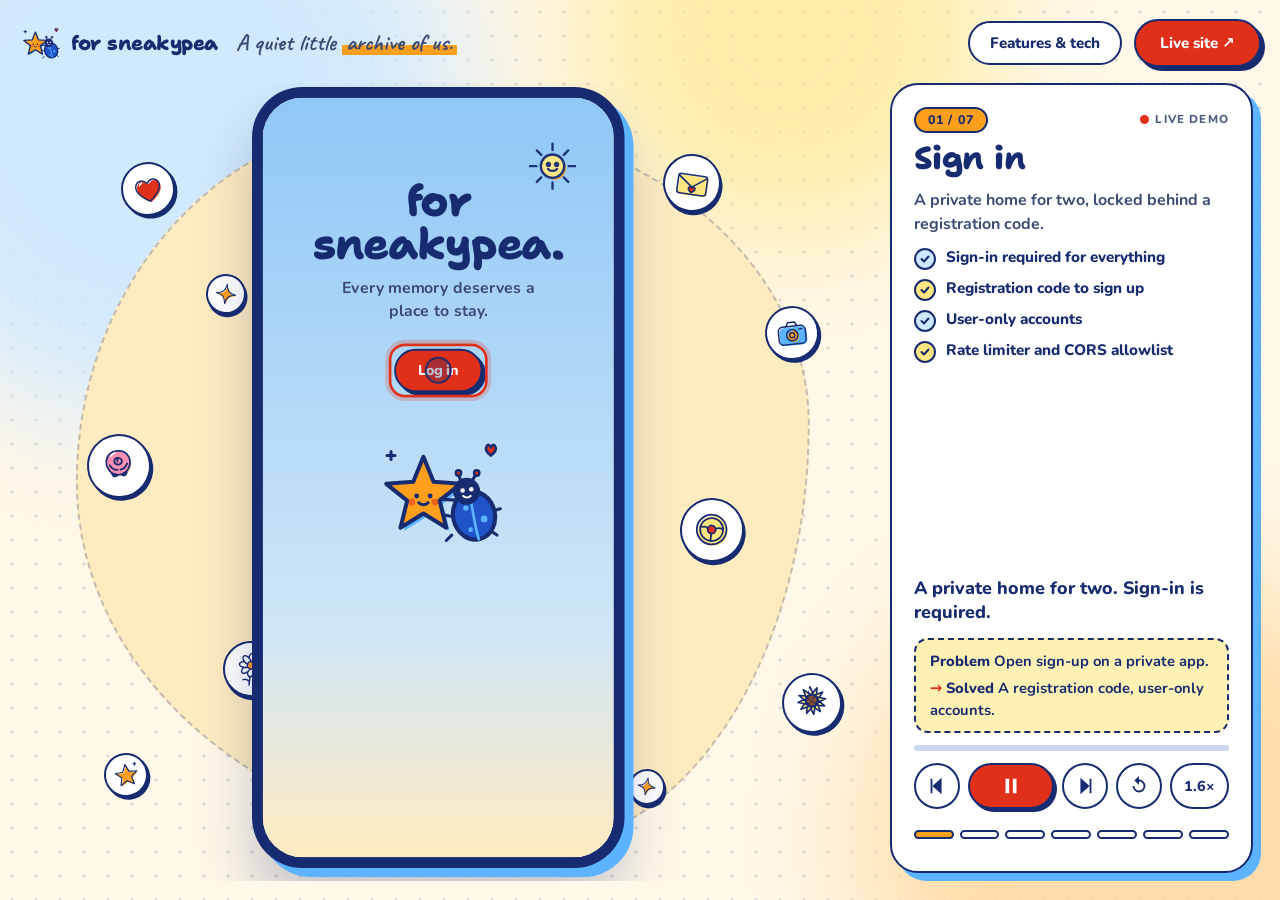
<file: walkthroughs/forsneakypea/index.html>
<!doctype html>
<html lang="en" data-theme="light">
<head>
<meta charset="utf-8">
<meta name="viewport" content="width=device-width, initial-scale=1">
<title>for sneakypea: Product Walkthrough</title>
<meta name="description" content="Animated walkthrough of for sneakypea, a private web app where a couple keeps memories, plans and love notes. React, Spring Boot, PostgreSQL.">
<meta property="og:type" content="website">
<meta property="og:title" content="for sneakypea walkthrough">
<meta property="og:description" content="Animated walkthrough of a private memories, dates and love-notes app. React, Spring Boot, PostgreSQL.">
<meta property="og:url" content="https://forsneakypea.vercel.app">
<meta name="twitter:card" content="summary">
<meta name="theme-color" content="#FFF8E8">
<style>
@font-face{font-family:'Shantell Sans';font-style:normal;font-weight:700;font-display:swap;src:url([data-uri]) format('woff2')}
@font-face{font-family:'Shantell Sans';font-style:normal;font-weight:800;font-display:swap;src:url([data-uri]) format('woff2')}
@font-face{font-family:'Nunito';font-style:normal;font-weight:400;font-display:swap;src:url([data-uri]) format('woff2')}
@font-face{font-family:'Nunito';font-style:normal;font-weight:700;font-display:swap;src:url([data-uri]) format('woff2')}
@font-face{font-family:'Nunito';font-style:normal;font-weight:800;font-display:swap;src:url([data-uri]) format('woff2')}
@font-face{font-family:'Caveat';font-style:normal;font-weight:700;font-display:swap;src:url([data-uri]) format('woff2')}

/* ===== Tokens: copied from fsp_frontend/src/styles/design-tokens.css ===== */
:root,
.app[data-theme="light"] {

  /* Brand palette */
  --ink: #172B70;        /* all text, outlines, offset shadows */
  --ink-soft: #3A4A73;   /* secondary text */
  --ink-muted: #4A5A80;  /* meta text, captions */
  --amalfi: #1F55C9;     /* links, footer, "Ready" status */
  --sea: #5CB3FF;        /* fills, card shadows, "Dreaming" */
  --citrus: #FF9F1C;     /* active nav, highlights, progress bars, "Booked" */
  --gelato: #FFE680;     /* notes, date badges, "Planning" */
  --tomato: #E0301A;     /* primary buttons and hearts ONLY */
  --paper: #FFF8E8;      /* page background */
  --white: #FFFFFF;      /* cards */

  /* Soft tiles */
  --sea-tint: #CDE7FF;
  --gelato-tint: #FFF0B3;
  --citrus-tint: #FFD8A0;
  --amalfi-tint: #CBDBF8;
  --citrus-cover: #FFC76B;
  --line-soft: #C9D6EC;   /* dashed dividers */
  --footer-ink: #E3EEFF;   /* text on the amalfi footer */
  --paper-warm: #FFFDF6;   /* paper behind the Love Board room */
  --sky-deep: #8FC7F7;     /* sign-in backdrop gradient */
  --sky-pale: #CFE6F7;
  --sun-pale: #FFEBC0;
  --sun-peach: #FFD7A6;

  /* Semantic tokens: components use these so the dark theme can swap them in one place.
     --ink stays the TEXT colour; --outline is the border / offset-shadow colour (a softer ink in dark). */
  --surface: var(--white);          /* cards, modals, inputs */
  --surface-sunk: var(--paper);     /* wells, table stripes */
  --outline: var(--ink);
  --shadow-sea: var(--sea);         /* the coloured offset shadow of cards */
  --on-tomato: #FFFFFF;             /* text on the tomato primary button */
  --on-bright: var(--ink);          /* text on sea / citrus / gelato fills, which stay bright in dark */
  --icon-ink: #172B70;              /* doodle outlines */
  --icon-white: #FFFFFF;
  --scrim: rgb(23 43 112 / 0.5);    /* modal backdrop */
  --glow: #FFD27A;                  /* warm lamp / window light (dark scenes) */
  --link: var(--amalfi);
  --footer-bg: #1F55C9;
  --pattern-dot: rgb(23 43 112 / 0.14);
  --album-ink-fill: #172B70;
  --album-ink-on: #FFFFFF;
  --album-amalfi-on: #FFFFFF;
  --scrim-strong: rgb(23 43 112 / 0.88);   /* lightbox / fullscreen backdrops */
  --drop-shadow: rgb(23 43 112 / 0.18);    /* soft cast shadows under stickers and notes */
  color-scheme: light;

  /* Fonts */
  --font-heading: 'Shantell Sans', 'Comic Sans MS', cursive;
  --font-body: 'Nunito', system-ui, -apple-system, 'Segoe UI', sans-serif;
  --font-hand: 'Caveat', cursive;

  /* Shape */
  --border-width: 2px;
  --radius-card: 24px;
  --radius-card-lg: 28px;
  --radius-input: 14px;
  --radius-pill: 999px;
  --shadow-card: 6px 6px 0 var(--shadow-sea);
  --shadow-card-citrus: 6px 6px 0 var(--citrus);
  --shadow-button: 4px 4px 0 var(--outline);

  /* Focus ring (a11y): 3px tomato outline */
  --focus-ring: 3px solid var(--tomato);
  --focus-offset: 2px;

  /* Minimum touch target */
  --tap: 44px;

  
}
:root[data-theme="dark"] {

  --paper: #0E1533;
  --white: #19224D;
  --ink: #DCE5FF;
  --ink-soft: #B4C2EE;
  --ink-muted: #A6B6E6;
  --outline: #6F83CE;
  --line-soft: #2E3C73;

  --sea: #5CB3FF;
  --sea-tint: #1B3466;
  --shadow-sea: #2A4FA8;
  --citrus: #FFAE3D;
  --citrus-tint: #4A3A22;
  --citrus-cover: #7A5320;
  --gelato: #FFE680;
  --gelato-tint: #4A4420;
  --amalfi: #8DB2FF;
  --amalfi-tint: #22346B;
  --tomato: #FF5A44;

  --on-tomato: #0E1533;
  --on-bright: #0E1533;
  --surface-sunk: #131B40;
  --paper-warm: #121A3E;
  --footer-ink: #E3EEFF;
  --footer-bg: #12307A;
  --icon-ink: #E8EEFF;
  --icon-white: #F2F5FF;
  --scrim: rgb(5 8 24 / 0.66);
  --link: #8DB2FF;
  --album-ink-fill: #6F83CE;
  --album-ink-on: #0E1533;
  --album-amalfi-on: #0E1533;
  --pattern-dot: rgb(220 229 255 / 0.07);
  --sky-deep: #0A1030;
  --sky-pale: #162257;
  --sun-pale: #2A3578;
  --sun-peach: #3A3F85;
  --scrim-strong: rgb(5 8 24 / 0.92);
  --drop-shadow: rgb(0 0 0 / 0.45);
  --shadow-soft: 0 8px 30px rgb(0 0 0 / 0.35);
  --shadow-modal: 0 20px 50px rgb(0 0 0 / 0.55);
  color-scheme: dark;
}
@media (prefers-color-scheme: dark) {
  :root:not([data-theme="light"]) {

  --paper: #0E1533;
  --white: #19224D;
  --ink: #DCE5FF;
  --ink-soft: #B4C2EE;
  --ink-muted: #A6B6E6;
  --outline: #6F83CE;
  --line-soft: #2E3C73;

  --sea: #5CB3FF;
  --sea-tint: #1B3466;
  --shadow-sea: #2A4FA8;
  --citrus: #FFAE3D;
  --citrus-tint: #4A3A22;
  --citrus-cover: #7A5320;
  --gelato: #FFE680;
  --gelato-tint: #4A4420;
  --amalfi: #8DB2FF;
  --amalfi-tint: #22346B;
  --tomato: #FF5A44;

  --on-tomato: #0E1533;
  --on-bright: #0E1533;
  --surface-sunk: #131B40;
  --paper-warm: #121A3E;
  --footer-ink: #E3EEFF;
  --footer-bg: #12307A;
  --icon-ink: #E8EEFF;
  --icon-white: #F2F5FF;
  --scrim: rgb(5 8 24 / 0.66);
  --link: #8DB2FF;
  --album-ink-fill: #6F83CE;
  --album-ink-on: #0E1533;
  --album-amalfi-on: #0E1533;
  --pattern-dot: rgb(220 229 255 / 0.07);
  --sky-deep: #0A1030;
  --sky-pale: #162257;
  --sun-pale: #2A3578;
  --sun-peach: #3A3F85;
  --scrim-strong: rgb(5 8 24 / 0.92);
  --drop-shadow: rgb(0 0 0 / 0.45);
  --shadow-soft: 0 8px 30px rgb(0 0 0 / 0.35);
  --shadow-modal: 0 20px 50px rgb(0 0 0 / 0.55);
  color-scheme: dark;
  }
}
/* the simulated app keeps its own theme regardless of the page theme */
.app[data-theme="light"] {

  /* Brand palette */
  --ink: #172B70;        /* all text, outlines, offset shadows */
  --ink-soft: #3A4A73;   /* secondary text */
  --ink-muted: #4A5A80;  /* meta text, captions */
  --amalfi: #1F55C9;     /* links, footer, "Ready" status */
  --sea: #5CB3FF;        /* fills, card shadows, "Dreaming" */
  --citrus: #FF9F1C;     /* active nav, highlights, progress bars, "Booked" */
  --gelato: #FFE680;     /* notes, date badges, "Planning" */
  --tomato: #E0301A;     /* primary buttons and hearts ONLY */
  --paper: #FFF8E8;      /* page background */
  --white: #FFFFFF;      /* cards */

  /* Soft tiles */
  --sea-tint: #CDE7FF;
  --gelato-tint: #FFF0B3;
  --citrus-tint: #FFD8A0;
  --amalfi-tint: #CBDBF8;
  --citrus-cover: #FFC76B;
  --line-soft: #C9D6EC;   /* dashed dividers */
  --footer-ink: #E3EEFF;   /* text on the amalfi footer */
  --paper-warm: #FFFDF6;   /* paper behind the Love Board room */
  --sky-deep: #8FC7F7;     /* sign-in backdrop gradient */
  --sky-pale: #CFE6F7;
  --sun-pale: #FFEBC0;
  --sun-peach: #FFD7A6;

  /* Semantic tokens: components use these so the dark theme can swap them in one place.
     --ink stays the TEXT colour; --outline is the border / offset-shadow colour (a softer ink in dark). */
  --surface: var(--white);          /* cards, modals, inputs */
  --surface-sunk: var(--paper);     /* wells, table stripes */
  --outline: var(--ink);
  --shadow-sea: var(--sea);         /* the coloured offset shadow of cards */
  --on-tomato: #FFFFFF;             /* text on the tomato primary button */
  --on-bright: var(--ink);          /* text on sea / citrus / gelato fills, which stay bright in dark */
  --icon-ink: #172B70;              /* doodle outlines */
  --icon-white: #FFFFFF;
  --scrim: rgb(23 43 112 / 0.5);    /* modal backdrop */
  --glow: #FFD27A;                  /* warm lamp / window light (dark scenes) */
  --link: var(--amalfi);
  --footer-bg: #1F55C9;
  --pattern-dot: rgb(23 43 112 / 0.14);
  --album-ink-fill: #172B70;
  --album-ink-on: #FFFFFF;
  --album-amalfi-on: #FFFFFF;
  --scrim-strong: rgb(23 43 112 / 0.88);   /* lightbox / fullscreen backdrops */
  --drop-shadow: rgb(23 43 112 / 0.18);    /* soft cast shadows under stickers and notes */
  color-scheme: light;

  /* Fonts */
  --font-heading: 'Shantell Sans', 'Comic Sans MS', cursive;
  --font-body: 'Nunito', system-ui, -apple-system, 'Segoe UI', sans-serif;
  --font-hand: 'Caveat', cursive;

  /* Shape */
  --border-width: 2px;
  --radius-card: 24px;
  --radius-card-lg: 28px;
  --radius-input: 14px;
  --radius-pill: 999px;
  --shadow-card: 6px 6px 0 var(--shadow-sea);
  --shadow-card-citrus: 6px 6px 0 var(--citrus);
  --shadow-button: 4px 4px 0 var(--outline);

  /* Focus ring (a11y): 3px tomato outline */
  --focus-ring: 3px solid var(--tomato);
  --focus-offset: 2px;

  /* Minimum touch target */
  --tap: 44px;

  
}
.app[data-theme="dark"] {

  --paper: #0E1533;
  --white: #19224D;
  --ink: #DCE5FF;
  --ink-soft: #B4C2EE;
  --ink-muted: #A6B6E6;
  --outline: #6F83CE;
  --line-soft: #2E3C73;

  --sea: #5CB3FF;
  --sea-tint: #1B3466;
  --shadow-sea: #2A4FA8;
  --citrus: #FFAE3D;
  --citrus-tint: #4A3A22;
  --citrus-cover: #7A5320;
  --gelato: #FFE680;
  --gelato-tint: #4A4420;
  --amalfi: #8DB2FF;
  --amalfi-tint: #22346B;
  --tomato: #FF5A44;

  --on-tomato: #0E1533;
  --on-bright: #0E1533;
  --surface-sunk: #131B40;
  --paper-warm: #121A3E;
  --footer-ink: #E3EEFF;
  --footer-bg: #12307A;
  --icon-ink: #E8EEFF;
  --icon-white: #F2F5FF;
  --scrim: rgb(5 8 24 / 0.66);
  --link: #8DB2FF;
  --album-ink-fill: #6F83CE;
  --album-ink-on: #0E1533;
  --album-amalfi-on: #0E1533;
  --pattern-dot: rgb(220 229 255 / 0.07);
  --sky-deep: #0A1030;
  --sky-pale: #162257;
  --sun-pale: #2A3578;
  --sun-peach: #3A3F85;
  --scrim-strong: rgb(5 8 24 / 0.92);
  --drop-shadow: rgb(0 0 0 / 0.45);
  --shadow-soft: 0 8px 30px rgb(0 0 0 / 0.35);
  --shadow-modal: 0 20px 50px rgb(0 0 0 / 0.55);
  color-scheme: dark;
}

/* ===== Page chrome (added, not part of the app): one screen, on-brand ===== */
*, *::before, *::after { box-sizing: border-box; }
html, body { height: 100%; }
html { -webkit-text-size-adjust: 100%; }
body {
  margin: 0; overflow: hidden; color: #172B70; font-family: var(--font-body); font-size: 1rem; line-height: 1.5;
  background-color: #FFF8E8;
  background-image: radial-gradient(circle, rgb(23 43 112 / .14) 1.4px, transparent 2px);
  background-size: 24px 24px;
}
a { color: #1F55C9; }
:focus-visible { outline: 3px solid #E0301A; outline-offset: 2px; }
.sr { position: absolute; width: 1px; height: 1px; overflow: hidden; clip: rect(0 0 0 0); white-space: nowrap; }

/* soft colour behind the dotted paper */
.x-bg { position: fixed; inset: 0; z-index: 0; pointer-events: none; overflow: hidden; }
.x-bg i { position: absolute; display: block; border-radius: 50%; filter: blur(60px); }
.x-bg .g1 { width: 620px; height: 620px; left: -160px; top: -200px; background: #CDE7FF; opacity: .9; }
.x-bg .g2 { width: 560px; height: 560px; right: -140px; bottom: -220px; background: #FFD8A0; opacity: .85; }
.x-bg .g3 { width: 420px; height: 420px; right: 22%; top: -180px; background: #FFE680; opacity: .6; }

.x-app { position: relative; z-index: 1; height: 100vh; height: 100dvh; display: flex; flex-direction: column; gap: clamp(8px, 1.2vw, 16px); padding: clamp(10px, 1.5vw, 22px); }
.x-top { display: flex; align-items: center; gap: 12px; flex: none; min-height: 48px; }
.x-brand { display: flex; align-items: center; gap: 10px; min-width: 0; }
.x-brand svg { width: 42px; height: 42px; flex: none; }
.x-brand b { font-family: var(--font-heading); font-weight: 800; font-size: 1.25rem; letter-spacing: -.5px; white-space: nowrap; }
.x-tag { font-family: var(--font-hand); font-weight: 700; font-size: 1.45rem; color: #3A4A73; white-space: nowrap; overflow: hidden; text-overflow: ellipsis; padding-left: 6px; }
.x-tag u { text-decoration: none; background: linear-gradient(transparent 58%, #FF9F1C 58%, #FF9F1C 92%, transparent 92%); padding: 0 4px; }
.x-sp { flex: 1; }
.x-btn {
  display: inline-flex; align-items: center; justify-content: center; gap: 8px; min-height: 44px; padding: 0 20px;
  border: 2px solid #172B70; border-radius: 999px; background: #fff; color: #172B70;
  font-family: var(--font-body); font-weight: 800; font-size: .95rem; line-height: 1; text-decoration: none; white-space: nowrap; cursor: pointer;
  transition: transform .12s ease, box-shadow .12s ease, background-color .12s ease;
}
.x-btn:hover { background: #CDE7FF; }
.x-btn.primary { background: #E0301A; color: #fff; box-shadow: 4px 4px 0 #172B70; min-height: 48px; padding: 0 24px; }
.x-btn.primary:hover { background: #E0301A; transform: translate(-1px,-1px); box-shadow: 5px 5px 0 #172B70; }
.x-btn.primary:active { transform: translate(3px,3px); box-shadow: 1px 1px 0 #172B70; }

.x-main { flex: 1; min-height: 0; display: grid; grid-template-columns: minmax(0, 1fr) clamp(340px, 29vw, 430px); gap: clamp(14px, 1.8vw, 28px); }
.x-stage { position: relative; min-width: 0; min-height: 0; overflow: hidden; display: flex; align-items: center; justify-content: center; }
.x-stage::before { content: ''; position: absolute; left: 50%; top: 50%; height: 92%; max-width: 92%; aspect-ratio: 1; transform: translate(-50%, -50%); border-radius: 46% 54% 38% 62% / 50% 42% 58% 50%; background: #FFEBC0; border: 2px dashed rgb(23 43 112 / .25); }
.stage { position: relative; flex: none; touch-action: pan-y; }
.phone {
  position: absolute; left: 0; top: 0; width: 414px; height: 868px; transform-origin: 0 0;
  padding: 12px; background: #172B70; border-radius: 56px; box-shadow: 10px 10px 0 #5CB3FF, 0 40px 60px rgb(23 43 112 / .25);
}
/* floating doodle stickers */
.x-doodles { position: absolute; inset: 0; pointer-events: none; }
.x-doodles > span { position: absolute; animation: floaty 6s ease-in-out infinite; }
@keyframes floaty { 0%, 100% { translate: 0 0; } 50% { translate: 0 -12px; } }

/* guide card */
.x-panel {
  min-height: 0; display: flex; flex-direction: column; gap: 12px; padding: 22px; border-radius: 28px;
  background: #fff; border: 2px solid #172B70; box-shadow: 8px 8px 0 #5CB3FF; overflow: hidden; margin: 0 8px 8px 0;
}
.x-hd { display: flex; flex-direction: column; gap: 8px; }
.x-stephead { display: flex; align-items: center; justify-content: space-between; gap: 8px; }
.x-step { display: inline-flex; align-items: center; border: 2px solid #172B70; border-radius: 999px; background: #FF9F1C; color: #172B70; padding: 2px 12px; font-size: .78rem; font-weight: 800; letter-spacing: .1em; }
.x-live { display: inline-flex; align-items: center; gap: 6px; font-size: .72rem; font-weight: 800; letter-spacing: .1em; text-transform: uppercase; color: #4A5A80; }
.x-live i { width: 9px; height: 9px; border-radius: 50%; background: #E0301A; animation: pulse 1.8s infinite; }
@keyframes pulse { 0% { box-shadow: 0 0 0 0 rgb(224 48 26 / .5); } 70%, 100% { box-shadow: 0 0 0 9px rgb(224 48 26 / 0); } }
.x-title { margin: 0; font-family: var(--font-heading); font-weight: 800; font-size: clamp(1.7rem, 2.5vw, 2.3rem); line-height: 1.08; letter-spacing: -.5px; }
.x-desc { margin: 0; color: #3A4A73; font-size: 1rem; font-weight: 700; }
.x-funcs { margin: 0; padding: 0; list-style: none; display: grid; gap: 9px; }
.x-funcs li { display: flex; gap: 10px; align-items: flex-start; font-size: .95rem; font-weight: 800; line-height: 1.3; }
.x-funcs li::before {
  content: ''; flex: none; width: 22px; height: 22px; border: 2px solid #172B70; border-radius: 50%; background: #CDE7FF url("data:image/svg+xml,%3Csvg xmlns='http://www.w3.org/2000/svg' viewBox='0 0 24 24' fill='none' stroke='%23172B70' stroke-width='4' stroke-linecap='round' stroke-linejoin='round'%3E%3Cpath d='M5 12l5 5 9-10'/%3E%3C/svg%3E") center/12px no-repeat;
}
.x-funcs li:nth-child(even)::before { background-color: #FFE680; }
.x-fill { flex: 1; min-height: 0; }
.x-cap { margin: 0; font-weight: 800; font-size: 1.12rem; line-height: 1.3; min-height: 2.7em; }
.x-steps { margin: 0; padding-left: 1.2em; font-weight: 700; }
.x-co { display: grid; gap: 5px; min-height: 80px; align-content: center; padding: 10px 14px; background: #FFF0B3; border: 2px dashed #172B70; border-radius: 14px; font-size: .92rem; font-weight: 700; transition: opacity .3s ease; }
.x-co[hidden] { display: grid; visibility: hidden; }
.x-co b { font-weight: 800; }
.x-co .arrow { color: #E0301A; font-weight: 800; }
.controls { display: flex; align-items: center; gap: 8px; }
.ctl { display: inline-flex; align-items: center; justify-content: center; min-width: 46px; height: 46px; padding: 0; background: #fff; color: #172B70; border: 2px solid #172B70; border-radius: 999px; cursor: pointer; font-family: var(--font-body); font-weight: 800; transition: transform .12s ease, box-shadow .12s ease, background-color .12s ease; }
.ctl:hover { background: #CDE7FF; }
.ctl.main { flex: 1; background: #E0301A; color: #fff; box-shadow: 3px 3px 0 #172B70; }
.ctl.main:hover { background: #E0301A; }
.ctl.main:active { transform: translate(2px,2px); box-shadow: 1px 1px 0 #172B70; }
.ctl svg { width: 22px; height: 22px; fill: currentColor; }
.ctl.sp { padding: 0 12px; font-size: .9rem; }
.bar { height: 6px; background: #C9D6EC; border-radius: 99px; overflow: hidden; }
.bar i { display: block; height: 100%; width: 100%; background: #FF9F1C; transform-origin: 0 50%; transform: scaleX(0); }
.dots { display: flex; gap: 6px; margin: 0; padding: 0; list-style: none; }
.dots li { flex: 1; }
.dot { width: 100%; min-height: 28px; display: flex; align-items: center; padding: 0; background: none; border: 0; cursor: pointer; }
.dot i { display: block; width: 100%; height: 9px; border: 2px solid #172B70; border-radius: 99px; background: #fff; transition: background-color .3s; }
.dot:hover i { background: #CDE7FF; }
.dot.done i { background: #5CB3FF; }
.dot[aria-current="true"] i { background: #FF9F1C; }
.dot span, .count { display: none; }

/* details popup */
.x-modal { position: fixed; inset: 0; z-index: 50; display: none; align-items: center; justify-content: center; padding: clamp(12px, 3vw, 40px); background: rgb(23 43 112 / .55); backdrop-filter: blur(6px); }
.x-modal.on { display: flex; }
.x-sheet { width: 100%; max-width: 1000px; max-height: 100%; overflow: auto; border: 2px solid #172B70; border-radius: 28px; background: #FFF8E8; box-shadow: 8px 8px 0 #5CB3FF; padding: clamp(18px, 3vw, 32px); }
.x-sheet h2 { margin: 26px 0 14px; font-family: var(--font-heading); font-weight: 800; font-size: 1.6rem; letter-spacing: -.5px; line-height: 1.1; }
.x-shead { display: flex; align-items: center; justify-content: space-between; gap: 12px; flex-wrap: wrap; }
.x-shead h2 { margin: 0; }
.x-shead div { display: flex; gap: 10px; flex-wrap: wrap; }
.chips { display: flex; flex-wrap: wrap; gap: 8px; margin: 16px 0 0; padding: 0; list-style: none; }
.chips li { padding: 5px 14px; border: 2px solid #172B70; border-radius: 999px; background: #fff; font-weight: 800; font-size: .875rem; line-height: 1.2; }
.chips li:nth-child(4n+1) { background: #CDE7FF; }
.chips li:nth-child(4n+2) { background: #FFF0B3; }
.chips li:nth-child(4n+3) { background: #FFD8A0; }
.chips li:nth-child(4n) { background: #CBDBF8; }
.list { display: grid; gap: 14px; margin: 0; padding: 0; list-style: none; grid-template-columns: repeat(auto-fit, minmax(min(100%, 280px), 1fr)); }
.list li { background: #fff; border: 2px solid #172B70; border-radius: 24px; box-shadow: 6px 6px 0 #5CB3FF; padding: 14px 18px; font-weight: 700; }
.list li b { display: block; font-family: var(--font-heading); font-weight: 800; margin-bottom: 2px; }
.list .ev { display: block; margin-top: 4px; font-size: .8125rem; font-weight: 400; color: #4A5A80; }
.tech { display: grid; gap: 12px; grid-template-columns: repeat(auto-fit, minmax(min(100%, 240px), 1fr)); margin: 0; }
.tech div { background: #fff; border: 2px solid #172B70; border-radius: 24px; padding: 14px 18px; }
.tech dt { font-size: .75rem; font-weight: 800; letter-spacing: .12em; text-transform: uppercase; color: #4A5A80; }
.tech dd { margin: 4px 0 0; font-weight: 700; overflow-wrap: anywhere; }
.x-foot { margin: 22px 0 0; font-size: .875rem; color: #4A5A80; }

@media (max-width: 900px) {
  .x-main { grid-template-columns: minmax(0, 1fr); grid-template-rows: minmax(0, 1fr) auto; }
  .x-panel { padding: 12px 14px; gap: 8px; border-radius: 22px; box-shadow: 5px 5px 0 #5CB3FF; margin: 0 5px 5px 0; }
  .x-hd { flex-direction: row; align-items: center; gap: 10px; }
  .x-stephead { justify-content: flex-start; }
  .x-live, .x-desc, .x-funcs, .x-fill, .x-tag, .x-doodles { display: none; }
  .x-title { font-size: 1.3rem; }
  .x-cap { font-size: 1rem; min-height: 2.5em; }
  .x-co { min-height: 0; padding: 8px 12px; font-size: .84rem; }
  .x-co[hidden] { display: none; }
  .x-btn { min-height: 40px; padding: 0 14px; font-size: .9rem; }
  .x-btn.primary { min-height: 42px; padding: 0 16px; }
  .x-brand b { font-size: 1.05rem; }
  .x-brand svg { width: 34px; height: 34px; }
}
@media (min-width: 901px) and (max-height: 840px) { .x-desc { display: none; } }
@media (min-width: 901px) and (max-height: 620px) { .x-funcs { display: none; } }
@media (max-width: 560px) { .x-btn.more { display: none; } }
@media (prefers-reduced-motion: reduce) { .x-doodles > span, .x-live i { animation: none; } }

/* ===== Simulated app (390 x 844 screen). Component CSS mirrors the app's modules. ===== */
.app {
  position: relative; width: 390px; height: 844px; overflow: hidden; border-radius: 44px;
  background-color: var(--paper);
  background-image: radial-gradient(circle, var(--pattern-dot) 1.4px, transparent 2px);
  background-size: 24px 24px;
  color: var(--ink); font-family: var(--font-body); font-size: 1rem; line-height: 1.5;
  user-select: none; -webkit-user-select: none;
}
.app * { box-sizing: border-box; }
.app svg { display: block; }
.hdr { position: absolute; z-index: 5; left: 0; right: 0; top: 0; height: 76px; padding: 20px 16px 0; display: flex; align-items: center; justify-content: space-between; gap: 10px; }
.logo { display: inline-flex; align-items: center; gap: 10px; min-height: 44px; }
.logo svg { width: 40px; height: 40px; }
.logo .word { font-family: var(--font-heading); font-weight: 800; font-size: 1.25rem; letter-spacing: -.5px; line-height: 1; }
.avatar { display: inline-flex; align-items: center; justify-content: center; width: 44px; height: 44px; border-radius: 50%; background: var(--gelato); color: var(--on-bright); border: 3px solid var(--citrus); font-family: var(--font-heading); font-weight: 800; }
.backbtn { display: inline-flex; align-items: center; gap: 6px; min-height: 44px; padding: 0 16px 0 10px; background: var(--white); color: var(--ink); border: 2px solid var(--outline); border-radius: 999px; font-weight: 800; }
.hdr .ttl { font-family: var(--font-heading); font-weight: 800; font-size: 1.15rem; }
.view { position: absolute; z-index: 1; left: 0; right: 0; top: 76px; bottom: 78px; overflow-y: auto; overflow-x: hidden; padding: 4px 16px 24px; scrollbar-width: none; transition: opacity .25s ease; }
.view::-webkit-scrollbar { display: none; }
.app.bare .hdr, .app.bare .tabbar { display: none; }
.app.bare .view { top: 0; bottom: 0; padding: 0; }
.tabbar { position: absolute; z-index: 6; left: 0; right: 0; bottom: 0; display: grid; grid-template-columns: repeat(4, minmax(0,1fr)); min-height: 78px; padding: 6px 10px 12px; background: var(--white); border-top: 2px solid var(--outline); }
.tab { display: flex; flex-direction: column; align-items: center; justify-content: center; gap: 2px; min-height: 44px; font-size: .75rem; font-weight: 800; }
.tab .pill { display: flex; align-items: center; justify-content: center; width: 56px; height: 34px; border: 2px solid transparent; border-radius: 999px; }
.tab.on .pill { background: var(--citrus); border-color: var(--outline); --icon-ink: var(--on-bright); }
.layer { position: absolute; inset: 0; z-index: 20; pointer-events: none; }
.scrim { position: absolute; inset: 0; background: var(--scrim); opacity: 0; transition: opacity .25s ease; }
.scrim.in { opacity: 1; }
.sheet { position: absolute; left: 8px; right: 8px; bottom: 8px; max-height: 88%; overflow: hidden; background: var(--white); color: var(--ink); border: 2px solid var(--outline); border-radius: var(--radius-card-lg); box-shadow: var(--shadow-card); padding: 20px 18px 18px; transform: translateY(110%); transition: transform .35s cubic-bezier(.2,.8,.2,1); }
.sheet.in { transform: translateY(0); }
.sheet h2 { margin: 0 0 4px; font-family: var(--font-heading); font-weight: 800; font-size: 1.5rem; line-height: 1.15; }
.sheet .hint { margin: 0 0 14px; color: var(--ink-muted); font-size: .9rem; }
.center { position: absolute; left: 24px; right: 24px; top: 50%; background: var(--white); border: 2px solid var(--outline); border-radius: var(--radius-card-lg); box-shadow: var(--shadow-card); padding: 22px 18px; text-align: center; opacity: 0; transform: translateY(-50%) scale(.85) rotate(-2deg); transition: transform .4s cubic-bezier(.3,1.5,.5,1), opacity .2s ease; }
.center.in { opacity: 1; transform: translateY(-50%) scale(1) rotate(0); }
.f { display: flex; flex-direction: column; gap: 6px; margin: 0 0 12px; }
.f label { font-weight: 800; font-size: .95rem; }
.in-box, .app input, .app textarea { width: 100%; min-height: 48px; padding: 10px 16px; background: var(--white); color: var(--ink); border: 2px solid var(--outline); border-radius: var(--radius-input); font-family: var(--font-body); font-size: 1rem; }
.app textarea { min-height: 110px; resize: none; display: block; }
.app input::placeholder, .app textarea::placeholder { color: var(--ink-muted); }
.app input.focus, .app textarea.focus { outline: var(--focus-ring); outline-offset: var(--focus-offset); }
.abtn { display: inline-flex; align-items: center; justify-content: center; gap: 8px; min-height: 44px; padding: 0 18px; background: var(--white); color: var(--ink); border: 2px solid var(--outline); border-radius: 999px; font-family: var(--font-body); font-weight: 800; font-size: .95rem; line-height: 1; transition: transform .12s ease, box-shadow .12s ease; }
.abtn.primary { min-height: 48px; padding: 0 24px; background: var(--tomato); color: var(--on-tomato); box-shadow: 4px 4px 0 var(--outline); font-size: 1rem; }
.abtn.primary.press { transform: translate(3px,3px); box-shadow: 1px 1px 0 var(--outline); }
.abtn.block { width: 100%; }
.abtn.sm { min-height: 40px; padding: 0 14px; }
.eyebrow2 { margin: 0 0 4px; font-size: .75rem; font-weight: 800; letter-spacing: .12em; text-transform: uppercase; color: var(--ink-muted); }
.h1 { margin: 0; font-family: var(--font-heading); font-weight: 800; font-size: 2.25rem; line-height: 1.06; letter-spacing: -1px; }
.sub { margin: 6px 0 14px; color: var(--ink-soft); }
.card { background: var(--white); border: 2px solid var(--outline); border-radius: var(--radius-card); box-shadow: var(--shadow-card); }
.chip { display: inline-flex; flex: none; align-items: center; padding: 3px 12px; border: 2px solid var(--outline); border-radius: 999px; font-size: .8125rem; font-weight: 800; line-height: 1.2; white-space: nowrap; }
.chip.dreaming { background: var(--sea); color: var(--on-bright); }
.chip.planning { background: var(--gelato); color: var(--on-bright); }
.chip.booked { background: var(--citrus); color: var(--on-bright); }
.chip.ready { background: var(--amalfi); color: var(--white); }
.chip.completed { background: var(--ink); color: var(--white); }
.searchrow { display: flex; gap: 10px; margin: 0 0 14px; }
.searchrow input { flex: 1; min-width: 0; }

/* Auth */
.auth { position: absolute; inset: 0; background: linear-gradient(to bottom, var(--sky-deep), var(--sky-pale) 70%, var(--sun-pale)); padding: 90px 24px 0; text-align: center; }
.auth .big { margin: 0; font-family: var(--font-heading); font-weight: 800; font-size: 3rem; line-height: 1; letter-spacing: -1.5px; }
.auth .tag { margin: 12px auto 28px; max-width: 14em; font-size: 1.1rem; color: var(--ink-soft); font-weight: 700; }
.sun { position: absolute; right: 36px; top: 44px; opacity: .95; }
.auth .logoBig { margin: 36px auto 0; width: 150px; height: 150px; }

/* Home */
.hero2 { padding: 8px 0 14px; }
.hero2 .h1 { font-size: 2.4rem; }
.mk { padding: 0 6px; font-style: italic; background: linear-gradient(transparent 58%, var(--citrus) 58%, var(--citrus) 92%, transparent 92%); }
.hcard { display: flex; align-items: center; gap: 14px; padding: 14px 16px; margin: 0 0 14px; }
.hcard b { font-family: var(--font-heading); font-weight: 800; display: block; font-size: 1.1rem; line-height: 1.2; }
.hcard span { color: var(--ink-muted); font-size: .9rem; }
.hcard.cit { box-shadow: var(--shadow-card-citrus); }

/* Memories */
.albums { display: grid; grid-template-columns: 1fr 1fr; gap: 14px; }
.album { overflow: hidden; }
.album .cover { display: flex; align-items: center; justify-content: center; height: 108px; border-bottom: 2px solid var(--outline); }
.album .meta { padding: 8px 12px 10px; }
.album b { display: block; font-family: var(--font-heading); font-weight: 800; font-size: .98rem; line-height: 1.2; }
.album small { color: var(--ink-muted); font-size: .8rem; }
.album.new { display: flex; align-items: center; justify-content: center; text-align: center; min-height: 160px; border-style: dashed; box-shadow: none; padding: 10px; background: var(--surface-sunk); font-weight: 800; }
.photos { display: grid; grid-template-columns: 1fr 1fr 1fr; gap: 8px; margin-top: 12px; }
.photo { aspect-ratio: 1; display: flex; align-items: center; justify-content: center; border: 2px solid var(--outline); border-radius: 16px; transform-origin: 50% 50%; }
.photo.add { animation: pop .45s cubic-bezier(.3,1.5,.5,1) both; }
@keyframes pop { from { opacity: 0; transform: scale(.5); } to { opacity: 1; transform: scale(1); } }

/* Dates */
.dcard { padding: 14px 16px; margin: 0 0 14px; }
.dcard .row { display: flex; align-items: center; justify-content: space-between; gap: 10px; }
.dcard b { font-family: var(--font-heading); font-weight: 800; font-size: 1.05rem; line-height: 1.2; }
.dcard .meta { margin: 6px 0 0; font-size: .875rem; color: var(--ink-muted); }
.prog { height: 10px; margin: 10px 0 0; border: 2px solid var(--outline); border-radius: 99px; background: var(--white); overflow: hidden; }
.prog i { display: block; height: 100%; width: 100%; background: var(--citrus); transform-origin: 0 50%; transition: transform .5s ease; }
.drawer { position: absolute; left: 0; right: 0; bottom: 0; height: 78%; background: var(--white); border-top: 2px solid var(--outline); border-radius: 28px 28px 0 0; padding: 20px 18px; transform: translateY(105%); transition: transform .4s cubic-bezier(.2,.8,.2,1); overflow: hidden; }
.drawer.in { transform: translateY(0); }
.drawer h2 { margin: 6px 0 4px; font-family: var(--font-heading); font-weight: 800; font-size: 1.4rem; line-height: 1.15; }
.step { display: flex; align-items: center; gap: 12px; min-height: 48px; padding: 6px 12px; margin: 0 0 8px; background: var(--surface-sunk); border: 2px solid var(--outline); border-radius: var(--radius-input); font-weight: 700; }
.cb { flex: none; display: flex; align-items: center; justify-content: center; width: 26px; height: 26px; border: 2px solid var(--outline); border-radius: 8px; background: var(--white); }
.cb svg { opacity: 0; transform: scale(.4); transition: transform .25s cubic-bezier(.3,1.5,.5,1), opacity .15s ease; }
.step.done .cb { background: var(--citrus); }
.step.done .cb svg { opacity: 1; transform: scale(1); }
.step.done span { text-decoration: line-through; color: var(--ink-muted); }
.allDone { margin: 12px 0 0; padding: 10px 14px; background: var(--gelato-tint); border: 2px solid var(--outline); border-radius: var(--radius-input); font-weight: 800; opacity: 0; transform: translateY(8px); transition: opacity .3s ease, transform .3s ease; }
.allDone.in { opacity: 1; transform: none; }

/* Love board */
.lb { position: relative; height: 560px; border: 3px solid var(--outline); border-radius: 28px; box-shadow: 8px 8px 0 var(--shadow-sea); overflow: hidden;
  background-color: var(--paper-warm);
  background-image:
    linear-gradient(to right, transparent 46px, color-mix(in srgb, var(--tomato) 45%, transparent) 46px, color-mix(in srgb, var(--tomato) 45%, transparent) 49px, transparent 49px),
    repeating-linear-gradient(to bottom, transparent 0, transparent 36px, color-mix(in srgb, var(--sea) 60%, transparent) 36px, color-mix(in srgb, var(--sea) 60%, transparent) 39px); }
.paper { position: absolute; width: 150px; min-height: 120px; padding: 18px 12px 12px; border: 2px solid var(--outline); border-radius: 6px; box-shadow: 4px 5px 0 var(--drop-shadow); font-family: var(--font-hand); font-weight: 700; font-size: 1.2rem; line-height: 1.15; color: var(--ink); }
.paper small { display: block; margin-top: 6px; font-family: var(--font-body); font-weight: 800; font-size: .72rem; color: var(--ink-muted); }
.tape { position: absolute; top: -10px; left: 50%; width: 56px; height: 20px; margin-left: -28px; background: color-mix(in srgb, var(--citrus) 70%, transparent); border: 2px solid var(--outline); transform: rotate(-3deg); }
.paper.new { animation: drop .6s cubic-bezier(.3,1.4,.5,1) both; }
@keyframes drop { from { opacity: 0; transform: translateY(-40px) rotate(8deg) scale(1.2); } to { opacity: 1; } }
.sticker { position: absolute; animation: pop .45s cubic-bezier(.3,1.5,.5,1) both; }
.fab { position: absolute; right: 14px; bottom: 14px; display: inline-flex; align-items: center; gap: 8px; min-height: 48px; padding: 0 20px; background: var(--tomato); color: var(--on-tomato); border: 2px solid var(--outline); border-radius: 999px; box-shadow: 4px 4px 0 var(--outline); font-weight: 800; }
.lbtools { position: absolute; left: 14px; bottom: 14px; display: flex; gap: 8px; }
.round { display: inline-flex; align-items: center; justify-content: center; width: 48px; height: 48px; background: var(--white); border: 2px solid var(--outline); border-radius: 50%; }
.paperPick { display: flex; gap: 8px; margin: 0 0 12px; }
.sw { width: 44px; height: 44px; border: 2px solid var(--outline); border-radius: 12px; }
.sw.sel { outline: var(--focus-ring); outline-offset: 2px; }
.stickerTray { position: absolute; left: 0; right: 0; bottom: 0; padding: 14px 16px 18px; background: var(--white); border-top: 2px solid var(--outline); border-radius: 24px 24px 0 0; transform: translateY(105%); transition: transform .35s cubic-bezier(.2,.8,.2,1); display: flex; gap: 12px; align-items: center; justify-content: space-around; }
.stickerTray.in { transform: none; }

/* Wheel */
.wheelWrap { position: relative; width: 300px; height: 300px; margin: 8px auto 18px; }
.wheelWrap .rot { width: 300px; height: 300px; transform-origin: 50% 50%; will-change: transform; }
.pointer { position: absolute; left: 50%; top: -14px; margin-left: -16px; z-index: 2; }
.pills { display: flex; gap: 8px; margin: 0 0 8px; }
.pill2 { display: inline-flex; align-items: center; min-height: 40px; padding: 0 16px; border: 2px solid var(--outline); border-radius: 999px; font-weight: 800; background: var(--white); }
.pill2.on { background: var(--citrus); color: var(--on-bright); }
.result { margin: 6px 0 14px; font-family: var(--font-heading); font-weight: 800; font-size: 2rem; line-height: 1.1; }
.lead { margin: 10px 0 0; color: var(--ink-muted); font-weight: 800; }
.row2 { display: flex; gap: 10px; justify-content: center; }

/* Bouquet */
.bq { position: relative; width: 358px; height: 300px; margin: 6px 0 12px; overflow: hidden; background: var(--paper-warm); }
.bq .fl { position: absolute; width: 84px; height: 84px; z-index: 2; animation: pop .5s cubic-bezier(.3,1.5,.5,1) both; }
.bq svg.wrapsvg { position: absolute; left: 0; bottom: 0; z-index: 3; }
.tabs2 { display: flex; gap: 4px; padding: 5px; background: var(--white); border: 2px solid var(--outline); border-radius: 999px; margin: 0 0 12px; }
.tabs2 span { flex: 1; display: flex; align-items: center; justify-content: center; min-height: 44px; border-radius: 999px; font-weight: 800; font-size: .95rem; }
.tabs2 span.on { background: var(--citrus); color: var(--on-bright); }
.tray { display: grid; grid-template-columns: repeat(4, 1fr); gap: 8px; }
.tile { display: flex; flex-direction: column; align-items: center; gap: 2px; padding: 8px 2px; background: var(--white); border: 2px solid var(--outline); border-radius: 14px; font-size: .75rem; font-weight: 800; }
.swatches { display: flex; gap: 12px; flex-wrap: wrap; }
.swc { width: 48px; height: 48px; border: 2px solid var(--outline); border-radius: 50%; }
.swc.sel { outline: var(--focus-ring); outline-offset: 2px; }
.hintline { margin: 10px 0 0; font-weight: 800; opacity: 0; transition: opacity .3s ease; }
.hintline.in { opacity: 1; }

/* Pets */
.room { position: relative; height: 230px; margin: 0 0 12px; overflow: hidden; background: linear-gradient(to bottom, var(--sky-pale), var(--sun-pale)); display: flex; align-items: flex-end; justify-content: center; padding-bottom: 14px; }
.room .floor { position: absolute; left: 0; right: 0; bottom: 0; height: 56px; background: var(--gelato-tint); border-top: 2px solid var(--outline); }
.petwrap { position: relative; z-index: 1; animation: bob 2.4s ease-in-out infinite; }
@keyframes bob { 0%,100% { transform: translateY(0); } 50% { transform: translateY(-5px); } }
.bubble { position: absolute; z-index: 2; left: 50%; top: 14px; margin-left: 24px; display: inline-flex; align-items: center; justify-content: center; min-height: 40px; padding: 4px 14px; background: var(--white); border: 2px solid var(--outline); border-radius: 18px; font-weight: 800; transition: opacity .25s ease, transform .25s ease; }
.bubble.off { opacity: 0; transform: translateY(8px) scale(.8); }
.food { position: absolute; z-index: 3; left: 50%; top: 20px; margin-left: -20px; opacity: 0; }
.food.go { animation: feed 1s ease-in forwards; }
@keyframes feed { 0% { opacity: 1; transform: translateY(0) scale(1); } 70% { opacity: 1; transform: translateY(70px) scale(.9); } 100% { opacity: 0; transform: translateY(90px) scale(.4); } }
.meter { display: grid; grid-template-columns: 26px 78px 1fr auto; align-items: center; gap: 8px; margin: 0 0 10px; font-weight: 800; font-size: .9rem; }
.meter .trk { height: 12px; border: 2px solid var(--outline); border-radius: 99px; background: var(--white); overflow: hidden; }
.meter .trk i { display: block; height: 100%; width: 100%; background: var(--citrus); transform-origin: 0 50%; transition: transform .6s ease; }
.meter em { font-style: normal; min-width: 5.4em; text-align: right; color: var(--ink-muted); }
.acts { display: grid; grid-template-columns: repeat(4, 1fr); gap: 8px; margin-top: 12px; }
.acts .abtn { padding: 0 6px; }
.menu { position: absolute; z-index: 7; right: 14px; top: 68px; width: 220px; padding: 12px; background: var(--white); border: 2px solid var(--outline); border-radius: 20px; box-shadow: var(--shadow-card); opacity: 0; transform: translateY(-6px) scale(.96); transform-origin: 100% 0; transition: opacity .2s ease, transform .2s ease; }
.menu.in { opacity: 1; transform: none; }
.menu p { margin: 0 0 8px; font-family: var(--font-heading); font-weight: 800; }
.menu .mi { display: flex; align-items: center; min-height: 44px; padding: 0 8px; font-weight: 800; }
.themes { display: flex; gap: 8px; padding: 6px 0; }
.themes .round { width: 44px; height: 44px; }
.themes .round.sel { background: var(--citrus); }

/* overlay: cursor + spotlight */
.spot { position: absolute; z-index: 30; pointer-events: none; border: 3px solid var(--tomato); border-radius: 18px; box-shadow: 0 0 0 4px color-mix(in srgb, var(--tomato) 22%, transparent); opacity: 0; transition: opacity .25s ease; }
.spot.on { opacity: 1; }
.cursor { position: absolute; z-index: 40; left: 0; top: 0; width: 0; height: 0; pointer-events: none; opacity: 0; transition: transform var(--mv, .45s) cubic-bezier(.4,0,.2,1), opacity .25s ease; will-change: transform; }
.cursor.on { opacity: 1; }
.cursor .dotc { position: absolute; left: -15px; top: -15px; width: 30px; height: 30px; border-radius: 50%; background: color-mix(in srgb, var(--ink) 28%, transparent); border: 2px solid var(--ink); transition: transform .12s ease; }
.cursor.down .dotc { transform: scale(.8); }
.cursor .rip { position: absolute; left: -30px; top: -30px; width: 60px; height: 60px; border-radius: 50%; border: 3px solid var(--tomato); opacity: 0; }
.cursor .rip.go { animation: rip .55s ease-out; }
@keyframes rip { from { opacity: .9; transform: scale(.3); } to { opacity: 0; transform: scale(1.3); } }

/* reduced motion: no autoplay, no travel, no transitions */
.rm .app *, .rm .app { transition: none !important; animation: none !important; }
.rm .cursor { display: none; }
@media (prefers-reduced-motion: reduce) {
  .petwrap { animation: none; }
  .btn, .ctl { transition: none; }
}
</style>
</head>
<body>
<div class="x-bg" aria-hidden="true"><i class="g1"></i><i class="g2"></i><i class="g3"></i></div>
<div class="x-app">
  <header class="x-top">
    <div class="x-brand" id="brandMark" aria-hidden="true"></div>
    <span class="x-tag">A quiet little <u>archive of us.</u></span>
    <span class="x-sp"></span>
    <button class="x-btn more" id="more" type="button" aria-haspopup="dialog">Features &amp; tech</button>
    <a class="x-btn primary" href="https://forsneakypea.vercel.app" target="_blank" rel="noopener">Live site &#8599;</a>
  </header>

  <main class="x-main" id="playerGrid">
    <section class="x-stage" id="stageCol" aria-label="Product walkthrough">
      <div class="x-doodles" id="doodles" aria-hidden="true"></div>
      <div class="stage" id="stage">
        <div class="phone" id="phone" aria-hidden="true">
          <div class="app" id="app" data-theme="light">
            <div class="hdr" id="hdr"></div>
            <div class="view" id="view"></div>
            <nav class="tabbar" id="tabbar"></nav>
            <div class="layer" id="layer"></div>
            <div class="spot" id="spot"></div>
            <div class="cursor" id="cursor"><i class="dotc"></i><i class="rip"></i></div>
          </div>
        </div>
      </div>
    </section>

    <aside class="x-panel" id="player" role="group" aria-label="Walkthrough player">
      <div class="x-hd">
        <div class="x-stephead"><span class="x-step" id="eyebrow">01 / 07</span><span class="x-live"><i></i>Live demo</span></div>
        <h3 class="x-title" id="sceneTitle">Sign in</h3>
      </div>
      <p class="x-desc" id="sdesc"></p>
      <ul class="x-funcs" id="sfuncs"></ul>
      <div class="x-fill"></div>
      <p class="x-cap" id="caption" aria-live="polite"></p>
      <ol class="x-steps" id="stepList" hidden></ol>
      <div class="x-co" id="callout" hidden>
        <span><b>Problem</b> <span id="coProblem"></span></span>
        <span><span class="arrow" aria-hidden="true">&rarr;</span> <b>Solved</b> <span id="coSolved"></span></span>
      </div>
      <div class="bar" aria-hidden="true"><i id="barFill"></i></div>
      <div class="controls">
        <button class="ctl" id="prev" type="button" aria-label="Previous scene"><svg viewBox="0 0 24 24" aria-hidden="true"><path d="M17 3v18L7 12z"/><path d="M5 4h2v16H5z"/></svg></button>
        <button class="ctl main" id="play" type="button" aria-label="Pause"><svg viewBox="0 0 24 24" aria-hidden="true" id="playIcon"><path d="M6 4h4v16H6zM14 4h4v16h-4z"/></svg></button>
        <button class="ctl" id="next" type="button" aria-label="Next scene"><svg viewBox="0 0 24 24" aria-hidden="true"><path d="M7 3v18l10-9z"/><path d="M17 4h2v16h-2z"/></svg></button>
        <button class="ctl" id="replay" type="button" aria-label="Replay scene"><svg viewBox="0 0 24 24" aria-hidden="true"><path d="M12 5V1L7 6l5 5V7a5 5 0 1 1-5 5H5a7 7 0 1 0 7-7z"/></svg></button>
        <button class="ctl sp" id="speed" type="button" aria-label="Change speed" title="Speed">1.6×</button>
        <span class="count" id="count" aria-hidden="true">1 / 7</span>
      </div>
      <ol class="dots" id="dots" aria-label="Scenes"></ol>
    </aside>
  </main>
</div>

<div class="x-modal" id="modal" role="dialog" aria-modal="true" aria-labelledby="mtitle">
  <div class="x-sheet">
    <div class="x-shead"><h2 id="mtitle">for sneakypea</h2><div><a class="x-btn primary" href="https://forsneakypea.vercel.app" target="_blank" rel="noopener">Live site &#8599;</a><a class="x-btn" href="https://github.com/meryllemarquez/forsneakypeav1" target="_blank" rel="noopener">GitHub</a><button class="x-btn" id="closeModal" type="button">Close</button></div></div>
    <ul class="chips" aria-label="Tech stack">
      <li>React 19</li><li>Vite</li><li>Java 21</li><li>Spring Boot 3.4</li><li>PostgreSQL</li><li>Supabase</li><li>Vercel</li><li>Render</li>
    </ul>
    <p class="x-foot">Solo full-stack build, design to deployment. The live site is invite-only, so this page shows it with sample data.</p>
<div>
    <h2>Key features</h2>
    <ul class="list">
      <li><b>Memories</b>Albums, multi-photo upload, album download.<span class="ev">MemoriesPage.jsx, MemoryController</span></li>
      <li><b>Dates</b>Bucket list with statuses and step checklists.<span class="ev">DatesPage.jsx, ChecklistItemController</span></li>
      <li><b>Love Board</b>Notes, stickers and layers on a paper board.<span class="ev">LoveLettersPage.jsx, LoveBoardController</span></li>
      <li><b>Spin the wheel</b>Custom wheels decide where to eat or go.<span class="ev">WheelPage.jsx, WheelController</span></li>
      <li><b>Bouquet maker</b>Compose a bouquet, save it, export a PNG.<span class="ev">BouquetMakerPage.jsx, BouquetController</span></li>
      <li><b>Pets and dark mode</b>Pet moods from care, light and dark themes.<span class="ev">PetsPage.jsx, ThemeProvider.jsx</span></li>
    </ul>
  </div>

<div>
    <h2>Problems solved</h2>
    <ul class="list">
      <li><b>Open sign-up on a private app</b>Registration code, user-only accounts, CORS allowlist, rate limiter.<span class="ev">Commit 2f5dd68</span></li>
      <li><b>Photos on public links</b>Photos moved to Google Drive behind private signed links.<span class="ev">Commit a0eac49</span></li>
      <li><b>Slow pages, many database trips</b>Flyway indexes, one home summary call, lazy-loaded pages.<span class="ev">Commits b68e4b7, 340635e, 9d81383</span></li>
      <li><b>Hard to use on a phone</b>236-run mobile audit fixed keyboard overlap and tap targets.<span class="ev">docs/mobile-audit.md</span></li>
    </ul>
  </div>

<div>
    <h2>Tech and deployment</h2>
    <dl class="tech">
      <div><dt>Frontend</dt><dd>React 19, Vite, React Router, TanStack Query, Framer Motion, CSS Modules</dd></div>
      <div><dt>Backend</dt><dd>Java 21, Spring Boot 3.4, Spring Data JPA, Flyway, JWT auth</dd></div>
      <div><dt>Data</dt><dd>PostgreSQL on Supabase, photos on Google Drive</dd></div>
      <div><dt>Hosting</dt><dd>Vercel (frontend), Render with Docker (backend)</dd></div>
      <div><dt>Quality</dt><dd>GitHub Actions CI: backend tests and frontend build</dd></div>
      <div><dt>Status</dt><dd>Live, 2026. Built solo.</dd></div>
    </dl>
  </div>
    <p class="x-foot">Walkthrough uses sample data only.</p>
  </div>
</div>

<script>
(() => {
'use strict';
const G = {"motmot":"<circle cx=\"16\" cy=\"47\" r=\"8\" fill=\"#5CB3FF\" /><circle cx=\"50\" cy=\"47\" r=\"8\" fill=\"#5CB3FF\" /><circle cx=\"16\" cy=\"47\" r=\"2\" fill=\"currentColor\" /><circle cx=\"50\" cy=\"47\" r=\"2\" fill=\"currentColor\" /><path d=\"M5 42 C5 34 12 31 22 31 L31 33 L29 41 H5 Z\" fill=\"#E0301A\" /><path d=\"M28 41 H40 L39 45 H27 Z\" fill=\"#E0301A\" /><path d=\"M40 43 L37 22 C37 19 41 19 43 22 L48 38 L47 44 Z\" fill=\"#E0301A\" /><path d=\"M13 28 H30 C32 28 32 31 30 31 H13 C11 31 11 28 13 28 Z\" fill=\"currentColor\" /><path d=\"M43 22 L52 45\" /><path d=\"M39 17 H48 M41 17 L42 21\" /><circle cx=\"52\" cy=\"25\" r=\"2.6\" fill=\"#FFE680\" /><path d=\"M46 39 C50 35 58 37 58 42\" fill=\"#E0301A\" /><path d=\"M7 46 H19\" />","camera":"<rect x=\"10\" y=\"22\" width=\"48\" height=\"32\" rx=\"8\" fill=\"#5CB3FF\" stroke=\"none\" /><circle cx=\"34\" cy=\"38\" r=\"10\" fill=\"#FF9F1C\" stroke=\"none\" /><rect x=\"8\" y=\"20\" width=\"48\" height=\"32\" rx=\"8\" /><path d=\"M22 20 L26 13 H38 L42 20\" /><circle cx=\"32\" cy=\"36\" r=\"10\" /><circle cx=\"32\" cy=\"36\" r=\"4.5\" /><path d=\"M45 26 H50\" />","star":"<path d=\"M34 10 L41 26 L58 27 L45 38 L49 55 L34 46 L19 55 L23 38 L10 27 L27 26 Z\" fill=\"#FF9F1C\" stroke=\"none\" /><path d=\"M32 8 L39 24 L56 25 L43 36 L47 53 L32 44 L17 53 L21 36 L8 25 L25 24 Z\" /><path d=\"M53 6 v6 M50 9 h6\" />","tulip":"<path d=\"M24 20 C24 32 30 34 34 34 C38 34 44 32 44 20 L39 25 L34 16 L29 25 Z\" fill=\"#E0301A\" stroke=\"none\" /><path d=\"M34 52 C26 50 22 42 23 36 C30 38 34 44 34 52 Z\" fill=\"#5CB3FF\" stroke=\"none\" /><path d=\"M34 48 C42 46 46 40 45 34 C38 36 34 42 34 48 Z\" fill=\"#5CB3FF\" stroke=\"none\" /><path d=\"M32 58 V31\" /><path d=\"M22 18 C22 30 28 32 32 32 C36 32 42 30 42 18 L37 23 L32 14 L27 23 Z\" /><path d=\"M32 50 C24 48 20 40 21 34 C28 36 32 42 32 50\" /><path d=\"M32 46 C40 44 44 38 43 32 C36 34 32 40 32 46\" />","daisy":"<path d=\"M32 46 V60 M32 54 C27 50 24 50 21 52\" /><ellipse cx=\"32\" cy=\"15\" rx=\"5\" ry=\"9\" fill=\"#FFFFFF\" transform=\"rotate(0 32 26)\" /><ellipse cx=\"32\" cy=\"15\" rx=\"5\" ry=\"9\" fill=\"#FFFFFF\" transform=\"rotate(45 32 26)\" /><ellipse cx=\"32\" cy=\"15\" rx=\"5\" ry=\"9\" fill=\"#FFFFFF\" transform=\"rotate(90 32 26)\" /><ellipse cx=\"32\" cy=\"15\" rx=\"5\" ry=\"9\" fill=\"#FFFFFF\" transform=\"rotate(135 32 26)\" /><ellipse cx=\"32\" cy=\"15\" rx=\"5\" ry=\"9\" fill=\"#FFFFFF\" transform=\"rotate(180 32 26)\" /><ellipse cx=\"32\" cy=\"15\" rx=\"5\" ry=\"9\" fill=\"#FFFFFF\" transform=\"rotate(225 32 26)\" /><ellipse cx=\"32\" cy=\"15\" rx=\"5\" ry=\"9\" fill=\"#FFFFFF\" transform=\"rotate(270 32 26)\" /><ellipse cx=\"32\" cy=\"15\" rx=\"5\" ry=\"9\" fill=\"#FFFFFF\" transform=\"rotate(315 32 26)\" /><circle cx=\"33\" cy=\"27\" r=\"6.5\" fill=\"#FF9F1C\" stroke=\"none\" /><circle cx=\"32\" cy=\"26\" r=\"6.5\" />","dog":"<path d=\"M20 32 C20 22 26 18 34 18 C42 18 48 22 48 32 C48 44 42 52 34 52 C26 52 20 44 20 32 Z\" fill=\"#FFE680\" stroke=\"none\" /><path d=\"M21 24 C14 24 10 34 14 42 C18 40 20 34 21 30 Z\" fill=\"#FF9F1C\" stroke=\"none\" /><path d=\"M47 24 C54 24 58 34 54 42 C50 40 48 34 47 30 Z\" fill=\"#FF9F1C\" stroke=\"none\" /><path d=\"M18 30 C18 20 24 16 32 16 C40 16 46 20 46 30 C46 42 40 50 32 50 C24 50 18 42 18 30 Z\" /><path d=\"M19 22 C12 22 8 32 12 40 C16 38 18 32 19 28\" /><path d=\"M45 22 C52 22 56 32 52 40 C48 38 46 32 45 28\" /><circle cx=\"26\" cy=\"30\" r=\"1.8\" fill=\"currentColor\" /><circle cx=\"38\" cy=\"30\" r=\"1.8\" fill=\"currentColor\" /><ellipse cx=\"32\" cy=\"37\" rx=\"3.2\" ry=\"2.2\" fill=\"currentColor\" /><path d=\"M28 41 C30 43.5 34 43.5 36 41\" />","mountain":"<path d=\"M8 48 L24 24 L34 36 L42 26 L60 48 Z\" fill=\"#5CB3FF\" stroke=\"none\" /><circle cx=\"50\" cy=\"15\" r=\"5.5\" fill=\"#FF9F1C\" stroke=\"none\" /><path d=\"M6 46 L22 22 L32 34 L40 24 L58 46 Z\" /><circle cx=\"48\" cy=\"13\" r=\"5.5\" /><path d=\"M8 56 C16 51 24 57 32 52 C40 47 48 53 56 49\" stroke=\"#1F55C9\" />","museum":"<path d=\"M10 26 L34 12 L58 26 Z\" fill=\"#E0301A\" stroke=\"none\" /><rect x=\"12\" y=\"50\" width=\"46\" height=\"7\" rx=\"2\" fill=\"#FFE680\" stroke=\"none\" /><path d=\"M8 24 L32 10 L56 24 Z\" /><path d=\"M10 27 H54\" /><path d=\"M16 30 V46 M26 30 V46 M38 30 V46 M48 30 V46\" /><rect x=\"10\" y=\"48\" width=\"44\" height=\"7\" rx=\"2\" /><circle cx=\"32\" cy=\"18\" r=\"2\" />","fries":"<path d=\"M23 30 L21 13 M29 30 L28 9 M35 30 L36 11 M41 30 L44 15\" stroke-width=\"7.6\" /><path d=\"M23 30 L21 13 M29 30 L28 9 M35 30 L36 11 M41 30 L44 15\" stroke=\"#FF9F1C\" stroke-width=\"3.2\" /><path d=\"M16 28 H48 L44 56 H20 Z\" fill=\"#E0301A\" /><path d=\"M32 47 C28 44 27 41 29 39.5 C30.5 38.5 31.5 39 32 40.5 C32.5 39 33.5 38.5 35 39.5 C37 41 36 44 32 47 Z\" fill=\"#FFFFFF\" stroke=\"none\" />","churro":"<path d=\"M14 52 L50 14\" stroke-width=\"12\" /><path d=\"M14 52 L50 14\" stroke=\"#FF9F1C\" stroke-width=\"7\" /><path d=\"M18 46 L21 49 M24 40 L27 43 M30 34 L33 37 M36 28 L39 31 M42 22 L45 25\" stroke-width=\"1.8\" /><path d=\"M14 28 v0.1 M22 20 v0.1 M50 38 v0.1 M42 48 v0.1 M54 28 v0.1\" stroke-width=\"3.2\" />","matcha":"<path d=\"M16 28 H48 V41 C48 51 42 55 32 55 C22 55 16 51 16 41 Z\" fill=\"#FFE680\" stroke=\"none\" /><path d=\"M14 26 H46 V39 C46 49 40 53 30 53 C20 53 14 49 14 39 Z\" /><path d=\"M46 31 C53 31 53 41 46 41\" /><path d=\"M24 20 c-3-4 3-6 0-10 M33 20 c-3-4 3-6 0-10\" /><path d=\"M24 42 C24 35 32 33 35 30 C36 37 31 43 24 42 Z\" fill=\"#5CB3FF\" stroke=\"#1F55C9\" /><path d=\"M24 42 L32 34\" stroke=\"#1F55C9\" />","cookie":"<circle cx=\"34\" cy=\"34\" r=\"21\" fill=\"#5CB3FF\" stroke=\"none\" /><circle cx=\"32\" cy=\"32\" r=\"21\" fill=\"#1F55C9\" /><path d=\"M24 22 l4 1 -1 4 -4 -1 Z M38 20 l4 2 -2 3 -3 -2 Z M20 36 h4 v4 h-4 Z M34 34 l5 1 -1 4 -4 -1 Z M42 42 l3 2 -2 3 -3 -2 Z M28 44 l4 1 -1 3 -4 -1 Z\" fill=\"#FFFFFF\" stroke=\"none\" />","lasagna":"<path d=\"M12 30 L34 20 L58 30 L36 40 Z\" fill=\"#FFE680\" stroke=\"none\" /><path d=\"M12 30 V46 L36 56 V40 Z\" fill=\"#E0301A\" stroke=\"none\" /><path d=\"M36 40 V56 L58 46 V30 Z\" fill=\"#FF9F1C\" stroke=\"none\" /><path d=\"M12 37 L35 47 M37 47 L57 38\" stroke=\"#FFFFFF\" stroke-width=\"2\" /><path d=\"M10 28 L32 18 L56 28 L34 38 Z\" /><path d=\"M10 28 V44 L34 54 V38\" /><path d=\"M34 54 L56 44 V28\" /><path d=\"M22 24 c2 2 4 2 6 0 M36 24 c2 2 4 2 6 0\" stroke=\"#E0301A\" />","pizza":"<path d=\"M14 18 C26 12 42 12 54 18 L34 58 Z\" fill=\"#FF9F1C\" stroke=\"none\" /><path d=\"M12 16 C24 10 40 10 52 16\" stroke=\"#E0301A\" stroke-width=\"6\" /><path d=\"M12 16 C24 10 40 10 52 16 L32 56 Z\" /><circle cx=\"25\" cy=\"25\" r=\"3.2\" fill=\"#E0301A\" /><circle cx=\"39\" cy=\"24\" r=\"3.2\" fill=\"#E0301A\" /><circle cx=\"32\" cy=\"41\" r=\"3\" fill=\"#E0301A\" /><path d=\"M34 31 c3-3 7-2 7 1 c-3 2-6 2-7-1 Z M23 33 c2-3 6-3 7 0 c-3 2-6 2-7 0 Z\" fill=\"#1F55C9\" stroke=\"none\" />","bowl":"<path d=\"M12 32 C16 24 24 22 30 26 C36 20 46 22 50 32 Z\" fill=\"#E0301A\" stroke=\"none\" /><path d=\"M10 34 H58 C58 48 48 56 34 56 C20 56 10 48 10 34 Z\" fill=\"#5CB3FF\" stroke=\"none\" /><path d=\"M8 32 H56 C56 46 46 54 32 54 C18 54 8 46 8 32 Z\" /><path d=\"M12 32 C16 24 24 22 30 26 C36 20 46 22 50 32\" /><path d=\"M24 18 c-3-4 3-6 0-10 M32 16 c-3-4 3-6 0-10 M40 18 c-3-4 3-6 0-10\" /><path d=\"M18 40 c2 3 5 3 6 0 M28 44 c2 3 5 3 6 0 M38 40 c2 3 5 3 6 0\" stroke=\"#1F55C9\" />","envelope":"<rect x=\"10\" y=\"20\" width=\"48\" height=\"32\" rx=\"5\" fill=\"#FFE680\" stroke=\"none\" /><rect x=\"8\" y=\"18\" width=\"48\" height=\"32\" rx=\"5\" /><path d=\"M9 21 L32 38 L55 21\" /><path d=\"M32 47 C27 44 25 41 27.5 38.5 C29 37 31 37.5 32 39.5 C33 37.5 35 37 36.5 38.5 C39 41 37 44 32 47 Z\" fill=\"#E0301A\" />","house":"<path d=\"M16 32 L34 15 L52 32 V56 H16 Z\" fill=\"#5CB3FF\" stroke=\"none\" /><path d=\"M10 30 L32 11 L54 30\" /><path d=\"M14 27 V54 H50 V27\" /><path d=\"M27 54 V42 H37 V54\" /><path d=\"M32 35 C29 33 28 31 29.5 29.5 C30.5 28.5 31.6 29 32 30 C32.4 29 33.5 28.5 34.5 29.5 C36 31 35 33 32 35 Z\" fill=\"#E0301A\" />","heart":"<path d=\"M34 56 C16 44 10 34 14 24 C18 16 28 16 34 24 C40 16 50 16 54 24 C58 34 52 44 34 56 Z\" fill=\"#E0301A\" stroke=\"none\" /><path d=\"M32 54 C14 42 8 32 12 22 C16 14 26 14 32 22 C38 14 48 14 52 22 C56 32 50 42 32 54 Z\" /><path d=\"M18 24 C19 21 21 20 23 20\" stroke=\"#FFFFFF\" stroke-width=\"2.4\" />","sparkle":"<path d=\"M34 10 C36 26 42 32 58 34 C42 36 36 42 34 58 C32 42 26 36 10 34 C26 32 32 26 34 10 Z\" fill=\"#FF9F1C\" stroke=\"none\" /><path d=\"M32 8 C34 24 40 30 56 32 C40 34 34 40 32 56 C30 40 24 34 8 32 C24 30 30 24 32 8 Z\" />","wheel":"<circle cx=\"34\" cy=\"34\" r=\"22\" fill=\"#FFE680\" stroke=\"none\" /><circle cx=\"32\" cy=\"32\" r=\"22\" /><circle cx=\"32\" cy=\"32\" r=\"17\" /><circle cx=\"32\" cy=\"32\" r=\"6\" fill=\"#E0301A\" /><path d=\"M15 30 C21 28 25 29 26 31 M49 30 C43 28 39 29 38 31 M32 38 V49\" />","pin":"<path d=\"M34 58 C24 46 16 38 16 26 C16 16 24 10 34 10 C44 10 52 16 52 26 C52 38 44 46 34 58 Z\" fill=\"#E0301A\" stroke=\"none\" /><path d=\"M32 56 C22 44 14 36 14 24 C14 14 22 8 32 8 C42 8 50 14 50 24 C50 36 42 44 32 56 Z\" /><circle cx=\"32\" cy=\"24\" r=\"7\" fill=\"#FFFFFF\" /><path d=\"M22 60 H42\" stroke-width=\"2\" />","bed":"<rect x=\"13\" y=\"33\" width=\"44\" height=\"12\" rx=\"3\" fill=\"#FFFFFF\" /><path d=\"M27 33 H57 V45 H27 Z\" fill=\"#5CB3FF\" /><rect x=\"15\" y=\"25\" width=\"12\" height=\"8\" rx=\"4\" fill=\"#FFE680\" /><path d=\"M10 18 V54 M56 45 V54 M10 45 H56\" /><path d=\"M40 12 H46 L40 18 H46 M48 6 H52 L48 10 H52\" stroke-width=\"2\" />","plane":"<path d=\"M12 32 L56 14 L42 54 L32 40 Z\" fill=\"#5CB3FF\" stroke=\"none\" /><path d=\"M10 30 L54 12 L40 52 L30 38 Z\" fill=\"#FFFFFF\" /><path d=\"M30 38 L54 12\" /><path d=\"M30 38 L29 50 L36 44\" fill=\"#FFE680\" /><path d=\"M6 48 c4 -3 6 2 10 -1 M10 56 c4 -3 6 2 10 -1\" stroke-width=\"2\" />","moon":"<path d=\"M44 9 A24 24 0 1 0 55 44 A19 19 0 0 1 44 9 Z\" fill=\"#FFE680\" /><path d=\"M25 33 c1.5 2 4.5 2 6 0\" /><circle cx=\"49\" cy=\"17\" r=\"1.8\" fill=\"#FFE680\" /><circle cx=\"56\" cy=\"27\" r=\"1.4\" fill=\"#FFE680\" />","sun":"<circle cx=\"34\" cy=\"34\" r=\"13\" fill=\"#FF9F1C\" stroke=\"none\" /><circle cx=\"32\" cy=\"32\" r=\"13\" fill=\"#FFE680\" /><path d=\"M32 7 v7 M32 50 v7 M7 32 h7 M50 32 h7 M14.5 14.5 l5 5 M44.5 44.5 l5 5 M49.5 14.5 l-5 5 M19.5 44.5 l-5 5\" /><circle cx=\"27.5\" cy=\"30\" r=\"1.6\" fill=\"currentColor\" /><circle cx=\"36.5\" cy=\"30\" r=\"1.6\" fill=\"currentColor\" /><path d=\"M27 35 c2 3 8 3 10 0\" />","her":"<path d=\"M16 62 C16 52 48 52 48 62\" fill=\"#5CB3FF\" /><path d=\"M14 50 C9 30 15 11 32 11 C49 11 55 30 50 50 C46 53 43 47 43 41 H21 C21 47 18 53 14 50 Z\" fill=\"#E0301A\" /><circle cx=\"32\" cy=\"32\" r=\"13\" fill=\"#FFF3D6\" /><path d=\"M19 31 C19 21 25 17 32 17 C39 17 45 21 45 31 C40 28 35 25 31 22 C28 26 24 29 19 31 Z\" fill=\"#E0301A\" /><circle cx=\"27\" cy=\"34\" r=\"1.7\" fill=\"currentColor\" /><circle cx=\"37\" cy=\"34\" r=\"1.7\" fill=\"currentColor\" /><circle cx=\"24\" cy=\"38.5\" r=\"2.4\" fill=\"#FF9F1C\" stroke=\"none\" opacity=\"0.7\" /><circle cx=\"40\" cy=\"38.5\" r=\"2.4\" fill=\"#FF9F1C\" stroke=\"none\" opacity=\"0.7\" /><path d=\"M29 39 c1.5 2 4.5 2 6 0\" /><path d=\"M46 13 L47.6 17 L52 17.4 L48.6 20 L49.8 24.2 L46 21.8 L42.2 24.2 L43.4 20 L40 17.4 L44.4 17 Z\" fill=\"#FFE680\" stroke-width=\"1.8\" />","him":"<path d=\"M14 62 C14 51 50 51 50 62\" fill=\"#FF9F1C\" /><circle cx=\"32\" cy=\"33\" r=\"14\" fill=\"#FFF3D6\" /><path d=\"M18 31 C17 18 25 13 33 13 C42 13 47 19 46 31 C43 25 37 23 30 24 C25 25 21 27 18 31 Z\" fill=\"currentColor\" /><circle cx=\"27\" cy=\"33\" r=\"1.7\" fill=\"currentColor\" /><circle cx=\"37\" cy=\"33\" r=\"1.7\" fill=\"currentColor\" /><path d=\"M26 40 C28 38 30 38 32 40 C34 38 36 38 38 40\" stroke-width=\"2.4\" /><path d=\"M29 44 c1.5 1.5 4.5 1.5 6 0\" /><circle cx=\"23.5\" cy=\"38\" r=\"2.2\" fill=\"#E0301A\" stroke=\"none\" opacity=\"0.4\" /><circle cx=\"40.5\" cy=\"38\" r=\"2.2\" fill=\"#E0301A\" stroke=\"none\" opacity=\"0.4\" />","burger":"<path d=\"M12 32 C12 17 56 17 56 32 Z\" fill=\"#FFC76B\" stroke=\"none\" /><path d=\"M10 30 C10 15 54 15 54 30 Z\" fill=\"#FFC76B\" /><path d=\"M23 23 l3 -1 M31 20 l3 0 M39 24 l3 1\" stroke-width=\"2\" /><path d=\"M8 33 Q14 38 20 33 T32 33 T44 33 T56 33 V36 H8 Z\" fill=\"#5E9B4E\" /><rect x=\"9\" y=\"37\" width=\"46\" height=\"7\" rx=\"3.5\" fill=\"#8A4B2A\" /><path d=\"M14 44 L22 50 L30 44 Z\" fill=\"#FFE680\" /><path d=\"M10 46 H54 Q54 54 46 54 H18 Q10 54 10 46 Z\" fill=\"#FFC76B\" /><path d=\"M20 23 l2 -2\" stroke=\"#FFFFFF\" stroke-width=\"2\" />","ramen":"<path d=\"M44 6 L30 27 M50 8 L36 28\" /><path d=\"M20 31 Q24 22 28 31 M30 31 Q34 20 38 31 M40 31 Q44 23 48 31\" /><path d=\"M10 33 H58 C58 47 48 56 34 56 C20 56 10 47 10 33 Z\" fill=\"#5CB3FF\" stroke=\"none\" /><path d=\"M8 31 H56 C56 46 46 55 32 55 C18 55 8 46 8 31 Z\" fill=\"#FFFFFF\" /><path d=\"M10 31 C20 36 44 36 54 31\" fill=\"#FF9F1C\" /><path d=\"M36 28 a6 6 0 0 1 12 0\" fill=\"#FFE680\" /><circle cx=\"42\" cy=\"28\" r=\"2\" fill=\"#FF9F1C\" stroke=\"none\" /><path d=\"M16 44 c3 3 7 3 10 0\" stroke=\"#1F55C9\" stroke-width=\"2\" />","milkTea":"<path d=\"M38 4 L41 22\" stroke-width=\"7\" /><path d=\"M38 4 L41 22\" stroke=\"#E0301A\" stroke-width=\"3.4\" /><path d=\"M18 22 L22 57 H46 L50 22 Z\" fill=\"#5CB3FF\" stroke=\"none\" /><path d=\"M16 20 L20 56 H44 L48 20 Z\" fill=\"#CDE7FF\" /><path d=\"M18 32 L20 56 H44 L46 32 Z\" fill=\"#C99A6B\" /><path d=\"M14 20 C14 10 50 10 50 20 Z\" fill=\"#FFFFFF\" /><circle cx=\"26\" cy=\"51\" r=\"2.4\" fill=\"currentColor\" stroke=\"none\" /><circle cx=\"33\" cy=\"52\" r=\"2.4\" fill=\"currentColor\" stroke=\"none\" /><circle cx=\"39\" cy=\"50\" r=\"2.4\" fill=\"currentColor\" stroke=\"none\" /><circle cx=\"30\" cy=\"46\" r=\"2.4\" fill=\"currentColor\" stroke=\"none\" /><path d=\"M21 16 C23 14 26 13 29 13\" stroke=\"#FFFFFF\" stroke-width=\"2\" />","cake":"<ellipse cx=\"32\" cy=\"55\" rx=\"26\" ry=\"5\" fill=\"#CDE7FF\" /><path d=\"M10 36 H54 V52 C54 54 10 54 10 52 Z\" fill=\"#FFE680\" /><path d=\"M10 43 C16 47 20 41 26 45 C32 49 38 41 44 45 C48 47 52 44 54 43\" fill=\"#FFFFFF\" /><path d=\"M10 36 C14 28 20 32 24 28 C30 32 36 28 40 32 C46 28 50 32 54 36 Z\" fill=\"#FF8FB1\" /><rect x=\"29\" y=\"17\" width=\"6\" height=\"11\" rx=\"1.5\" fill=\"#5CB3FF\" /><path d=\"M32 7 C36 11 35 14 32 14 C29 14 28 11 32 7 Z\" fill=\"#FF9F1C\" /><path d=\"M17 33 l3 -1\" stroke=\"#FFFFFF\" stroke-width=\"2\" />","sushi":"<path d=\"M12 44 C12 34 56 34 56 44 C56 54 12 54 12 44 Z\" fill=\"#5CB3FF\" stroke=\"none\" /><path d=\"M10 41 C10 31 54 31 54 41 C54 51 10 51 10 41 Z\" fill=\"#FFFFFF\" /><path d=\"M12 37 C20 25 44 25 52 37 C44 35 20 35 12 37 Z\" fill=\"#FF9F1C\" /><path d=\"M22 30 L25 34 M31 28 L33 34 M40 30 L42 34\" stroke=\"#FFFFFF\" stroke-width=\"2\" /><rect x=\"28\" y=\"28\" width=\"8\" height=\"22\" rx=\"1.5\" fill=\"#1F55C9\" /><circle cx=\"17\" cy=\"43\" r=\"1\" fill=\"currentColor\" stroke=\"none\" /><circle cx=\"46\" cy=\"45\" r=\"1\" fill=\"currentColor\" stroke=\"none\" /><circle cx=\"22\" cy=\"47\" r=\"1\" fill=\"currentColor\" stroke=\"none\" />","coffee":"<path d=\"M22 18 C18 12 26 10 22 4 M32 18 C28 12 36 10 32 4\" /><path d=\"M14 26 H46 V46 C46 54 40 58 30 58 C20 58 14 54 14 46 Z\" fill=\"#5CB3FF\" stroke=\"none\" /><path d=\"M12 24 H44 V44 C44 52 38 56 28 56 C18 56 12 52 12 44 Z\" fill=\"#FFFFFF\" /><path d=\"M44 28 C54 28 54 42 44 42\" /><ellipse cx=\"28\" cy=\"24\" rx=\"16\" ry=\"3.5\" fill=\"#8A4B2A\" /><path d=\"M28 26 C25 24 25 22 26.5 22 C27.5 22 28 23 28 23 C28 23 28.5 22 29.5 22 C31 22 31 24 28 26 Z\" fill=\"#FFE680\" stroke=\"none\" /><path d=\"M8 60 H50\" />","rose":"<path d=\"M32 10 C16 10 10 26 18 38 C24 48 40 48 46 38 C54 26 48 10 32 10 Z\" transform=\"translate(2 2)\" fill=\"#FFD8A0\" stroke=\"none\" /><path d=\"M32 10 C16 10 10 26 18 38 C24 48 40 48 46 38 C54 26 48 10 32 10 Z\" fill=\"#FF8FB1\" /><path d=\"M32 20 C26 20 24 28 30 30 C36 32 40 26 36 22 C34 20 30 22 31 26\" /><path d=\"M19 30 C22 36 26 38 30 38 M45 30 C42 36 38 38 34 38\" /><path d=\"M22 17 C24 14 27 13 29 12.5\" stroke=\"#FFFFFF\" stroke-width=\"2.2\" /><path d=\"M28 47 C24 48 22 46 21 43 C25 43 27 44 28 47 Z\" fill=\"#5E9B4E\" /><path d=\"M36 47 C40 48 42 46 43 43 C39 43 37 44 36 47 Z\" fill=\"#5E9B4E\" />","sunflower":"<path d=\"M32 6 L36 18 L28 18 Z\" transform=\"rotate(0 32 28)\" fill=\"#FFE680\" /><path d=\"M32 6 L36 18 L28 18 Z\" transform=\"rotate(30 32 28)\" fill=\"#FFE680\" /><path d=\"M32 6 L36 18 L28 18 Z\" transform=\"rotate(60 32 28)\" fill=\"#FFE680\" /><path d=\"M32 6 L36 18 L28 18 Z\" transform=\"rotate(90 32 28)\" fill=\"#FFE680\" /><path d=\"M32 6 L36 18 L28 18 Z\" transform=\"rotate(120 32 28)\" fill=\"#FFE680\" /><path d=\"M32 6 L36 18 L28 18 Z\" transform=\"rotate(150 32 28)\" fill=\"#FFE680\" /><path d=\"M32 6 L36 18 L28 18 Z\" transform=\"rotate(180 32 28)\" fill=\"#FFE680\" /><path d=\"M32 6 L36 18 L28 18 Z\" transform=\"rotate(210 32 28)\" fill=\"#FFE680\" /><path d=\"M32 6 L36 18 L28 18 Z\" transform=\"rotate(240 32 28)\" fill=\"#FFE680\" /><path d=\"M32 6 L36 18 L28 18 Z\" transform=\"rotate(270 32 28)\" fill=\"#FFE680\" /><path d=\"M32 6 L36 18 L28 18 Z\" transform=\"rotate(300 32 28)\" fill=\"#FFE680\" /><path d=\"M32 6 L36 18 L28 18 Z\" transform=\"rotate(330 32 28)\" fill=\"#FFE680\" /><path d=\"M30 9 L31 14\" stroke=\"#FFFFFF\" stroke-width=\"2.2\" /><circle cx=\"32\" cy=\"28\" r=\"9\" fill=\"#8A4B2A\" /><path d=\"M28 25 v.1 M35 24 v.1 M32 29 v.1 M27 32 v.1 M36 32 v.1\" stroke=\"#172B70\" stroke-width=\"3\" />","babysbreath":"<path d=\"M32 52 C32 44 30 38 24 32 M32 52 C33 42 36 36 42 30 M32 46 C32 36 32 28 32 20\" /><path d=\"M29 40 C26 38 22 38 19 38 M37 38 C40 36 44 36 47 36 M32 30 C30 26 28 24 27 22 M32 28 C35 26 37 24 38 22\" /><path d=\"M30 44 C24 44 19 44 15 44 M34 44 C40 44 46 44 50 43\" /><circle cx=\"24\" cy=\"31\" r=\"2.6\" fill=\"#FFFFFF\" /><circle cx=\"42\" cy=\"29\" r=\"2.6\" fill=\"#FFFFFF\" /><circle cx=\"32\" cy=\"17.5\" r=\"2.6\" fill=\"#FFFFFF\" /><circle cx=\"27\" cy=\"21\" r=\"2.6\" fill=\"#FFFFFF\" /><circle cx=\"38\" cy=\"21\" r=\"2.6\" fill=\"#FFFFFF\" /><circle cx=\"15\" cy=\"44\" r=\"2.6\" fill=\"#FFFFFF\" /><circle cx=\"50\" cy=\"43\" r=\"2.6\" fill=\"#FFFFFF\" /><circle cx=\"19\" cy=\"38\" r=\"2.6\" fill=\"#CDE7FF\" /><circle cx=\"47\" cy=\"36\" r=\"2.6\" fill=\"#CDE7FF\" />","lily":"<path d=\"M32 28 C24 32 16 32 12 38 C20 42 28 38 32 28 Z\" fill=\"#FFD8A0\" /><path d=\"M32 28 C40 32 48 32 52 38 C44 42 36 38 32 28 Z\" fill=\"#FFD8A0\" /><path d=\"M32 28 C28 36 28 44 32 50 C36 44 36 36 32 28 Z\" fill=\"#FFD8A0\" /><path d=\"M32 28 C22 22 18 12 22 6 C28 10 32 18 32 28 Z\" fill=\"#FFF0B3\" /><path d=\"M32 28 C42 22 46 12 42 6 C36 10 32 18 32 28 Z\" fill=\"#FFF0B3\" /><path d=\"M32 28 C27 20 28 10 32 4 C36 10 37 20 32 28 Z\" fill=\"#FFF0B3\" /><path d=\"M18 36 v.1 M46 36 v.1 M32 42 v.1\" stroke=\"#FF9F1C\" stroke-width=\"3\" /><path d=\"M32 28 L27 19 M32 28 L37 19 M32 28 L32 16\" /><path d=\"M27 19 v.1 M37 19 v.1 M32 16 v.1\" stroke=\"#FF9F1C\" stroke-width=\"4\" />","leaf":"<path d=\"M32 56 C16 46 16 20 32 8 C48 20 48 46 32 56 Z\" transform=\"translate(2 2)\" fill=\"#CDE7FF\" stroke=\"none\" /><path d=\"M32 56 C16 46 16 20 32 8 C48 20 48 46 32 56 Z\" fill=\"#5E9B4E\" /><path d=\"M32 54 V16 M32 38 L24 31 M32 38 L40 31\" /><path d=\"M23 22 C21 28 21 34 23 38\" stroke=\"#FFFFFF\" stroke-width=\"2.2\" />","fern":"<path d=\"M32 60 V10\" /><path d=\"M32 50 C27 50 23 46 21 41 C27 41 31 45 32 50 Z\" fill=\"#5E9B4E\" /><path d=\"M32 50 C37 50 41 46 43 41 C37 41 33 45 32 50 Z\" fill=\"#5E9B4E\" /><path d=\"M32 40 C27 40 23 36 21 31 C27 31 31 35 32 40 Z\" fill=\"#5E9B4E\" /><path d=\"M32 40 C37 40 41 36 43 31 C37 31 33 35 32 40 Z\" fill=\"#5E9B4E\" /><path d=\"M32 30 C28 30 25 27 24 23 C28 23 31 26 32 30 Z\" fill=\"#5E9B4E\" /><path d=\"M32 30 C36 30 39 27 40 23 C36 23 33 26 32 30 Z\" fill=\"#5E9B4E\" /><path d=\"M32 20 C29 20 27 18 26 15 C29 15 31 17 32 20 Z\" fill=\"#5E9B4E\" /><path d=\"M32 20 C35 20 37 18 38 15 C35 15 33 17 32 20 Z\" fill=\"#5E9B4E\" />","eucalyptus":"<path d=\"M20 58 C26 44 34 30 44 8\" /><ellipse cx=\"17\" cy=\"44\" rx=\"6\" ry=\"4.6\" transform=\"rotate(-25 17 44)\" fill=\"#5E9B4E\" /><ellipse cx=\"32\" cy=\"50\" rx=\"6\" ry=\"4.6\" transform=\"rotate(25 32 50)\" fill=\"#CDE7FF\" /><ellipse cx=\"22\" cy=\"34\" rx=\"6\" ry=\"4.6\" transform=\"rotate(-25 22 34)\" fill=\"#CDE7FF\" /><ellipse cx=\"37\" cy=\"40\" rx=\"6\" ry=\"4.6\" transform=\"rotate(25 37 40)\" fill=\"#5E9B4E\" /><ellipse cx=\"27\" cy=\"24\" rx=\"6\" ry=\"4.6\" transform=\"rotate(-25 27 24)\" fill=\"#5E9B4E\" /><ellipse cx=\"42\" cy=\"30\" rx=\"6\" ry=\"4.6\" transform=\"rotate(25 42 30)\" fill=\"#CDE7FF\" /><ellipse cx=\"32\" cy=\"14\" rx=\"6\" ry=\"4.6\" transform=\"rotate(-25 32 14)\" fill=\"#CDE7FF\" /><ellipse cx=\"47\" cy=\"20\" rx=\"6\" ry=\"4.6\" transform=\"rotate(25 47 20)\" fill=\"#5E9B4E\" /><ellipse cx=\"44\" cy=\"7\" rx=\"4\" ry=\"5\" fill=\"#5E9B4E\" />"};
const LOGO = "<svg xmlns=\"http://www.w3.org/2000/svg\" fill=\"none\" stroke=\"#172b70\" stroke-linecap=\"round\" stroke-linejoin=\"round\" stroke-width=\"6\" viewBox=\"0 0 200 200\"><path fill=\"#5cb3ff\" stroke=\"none\" d=\"m83 53 15 37 40 3-31 25 10 40-34-21-34 21 10-40-31-25 40-3Z\"/><path fill=\"#ff9f1c\" d=\"m78 48 15 37 40 3-31 25 10 40-34-21-34 21 10-40-31-25 40-3Z\"/><circle cx=\"68\" cy=\"106\" r=\"3.6\" fill=\"#172b70\" stroke=\"none\"/><circle cx=\"88\" cy=\"106\" r=\"3.6\" fill=\"#172b70\" stroke=\"none\"/><circle cx=\"61\" cy=\"115\" r=\"5\" fill=\"#e0301a\" stroke=\"none\" opacity=\".55\"/><circle cx=\"95\" cy=\"115\" r=\"5\" fill=\"#e0301a\" stroke=\"none\" opacity=\".55\"/><path stroke-width=\"4.5\" d=\"M71 116c3 4 11 4 14 0m51-24-6-18m16 16 10-16\"/><circle cx=\"130\" cy=\"72\" r=\"4\" fill=\"#e0301a\" stroke-width=\"3.5\"/><circle cx=\"157\" cy=\"72\" r=\"4\" fill=\"#e0301a\" stroke-width=\"3.5\"/><path stroke-width=\"4.5\" d=\"m120 164-8 8m66-14 9 6m-69-28-10-2m74-6 10-3\"/><ellipse cx=\"153\" cy=\"135\" fill=\"#1f55c9\" rx=\"31\" ry=\"36\" transform=\"rotate(-14 153 135)\"/><path stroke=\"#5cb3ff\" stroke-width=\"4\" d=\"M146 101c4 19 8 49 14 69\"/><circle cx=\"141\" cy=\"124\" r=\"4\" fill=\"#5cb3ff\" stroke=\"none\"/><circle cx=\"168\" cy=\"140\" r=\"5\" fill=\"#5cb3ff\" stroke=\"none\"/><circle cx=\"148\" cy=\"156\" r=\"3.5\" fill=\"#5cb3ff\" stroke=\"none\"/><circle cx=\"142\" cy=\"99\" r=\"17\" fill=\"#172b70\"/><circle cx=\"136\" cy=\"98\" r=\"3.4\" fill=\"#fff\" stroke=\"none\"/><circle cx=\"149\" cy=\"96\" r=\"3.4\" fill=\"#fff\" stroke=\"none\"/><path stroke=\"#fff\" stroke-width=\"3\" d=\"M137 106c3 3 8 3 11 0\"/><path stroke-width=\"5\" d=\"M126 112c-10 0-16 0-22-2\"/><path fill=\"#e0301a\" stroke-width=\"4\" d=\"M178 46c-7-5-9-10-6-14 2-3 5-1 6 2 1-3 4-5 6-2 3 4 1 9-6 14\"/><path stroke-width=\"4.5\" d=\"M30 40v12m-6-6h12\"/></svg>";
const $ = (s, r = document) => r.querySelector(s);
const REDUCED = window.matchMedia('(prefers-reduced-motion: reduce)').matches;
if (REDUCED) document.documentElement.classList.add('rm');

/* ---------- icons (same markup as components/Icon/Icon.jsx) ---------- */
function icon(name, size = 24, o = {}) {
  const g = G[name]; if (!g) return '';
  const b = Math.max(2, Math.round(size / 28));
  const wrap = o.sticker
    ? `display:inline-flex;align-items:center;justify-content:center;flex:none;width:${size}px;height:${size}px;border-radius:50%;background:var(--white);border:${b}px solid var(--outline);box-shadow:${b}px ${b + 1}px 0 var(--outline);transform:rotate(${o.tilt || 0}deg)`
    : `display:inline-flex;flex:none;width:${size}px;height:${size}px;${o.tilt ? `transform:rotate(${o.tilt}deg)` : ''}`;
  const s = o.sticker ? '72%' : '100%';
  return `<span style="color:var(--icon-ink,#172B70);${wrap}"><svg viewBox="0 0 64 64" width="${s}" height="${s}" fill="none" stroke="currentColor" stroke-width="2.6" stroke-linecap="round" stroke-linejoin="round">${g}</svg></span>`;
}
const chev = '<svg width="20" height="20" viewBox="0 0 24 24" fill="none" stroke="currentColor" stroke-width="3" stroke-linecap="round" stroke-linejoin="round"><path d="M15 5l-7 7 7 7"/></svg>';
const tick = '<svg width="16" height="16" viewBox="0 0 24 24" fill="none" stroke="var(--on-bright)" stroke-width="4" stroke-linecap="round" stroke-linejoin="round"><path d="M5 12l5 5 9-10"/></svg>';
$('#brandMark').innerHTML = LOGO + '<b>for sneakypea</b>';

/* ---------- elements ---------- */
const app = $('#app'), hdr = $('#hdr'), view = $('#view'), tabbar = $('#tabbar'), layer = $('#layer');
const spot = $('#spot'), cursor = $('#cursor');
const phone = $('#phone'), stage = $('#stage'), grid = $('#playerGrid');
let scale = 1;

/* ---------- fixed canvas scaling ---------- */
const stageCol = $('#stageCol');
function layout() {
  const aw = stageCol.clientWidth, ah = stageCol.clientHeight;
  if (!aw || !ah) return;
  const s = Math.max(Math.min((aw - 8) / 424, (ah - 8) / 878, 1.3), 0.3);
  scale = s;
  phone.style.transform = `scale(${s})`;
  stage.style.width = Math.round(424 * s) + 'px';
  stage.style.height = Math.round(878 * s) + 'px';
}
let raf = 0;
new ResizeObserver(() => { cancelAnimationFrame(raf); raf = requestAnimationFrame(layout); }).observe(stageCol);
window.addEventListener('resize', layout);

/* ---------- engine ---------- */
let token = 0, paused = false, cur = 0, running = false, autoplay = !REDUCED, userPaused = false;
const CANCEL = { cancel: true };
const SPEEDS = [{ l: '1×', r: 1 }, { l: '1.6×', r: 1.6 }, { l: '2.4×', r: 2.4 }];
let SP = 1, RATE = SPEEDS[SP].r;
const applySpeed = () => app.style.setProperty('--mv', (0.7 / RATE).toFixed(2) + 's');
const wait = (ms) => new Promise((res, rej) => {
  const my = token; let left = REDUCED ? 0 : ms;
  const tick = () => {
    if (my !== token) return rej(CANCEL);
    if (!paused) left -= 40 * RATE;
    if (left <= 0) return res();
    setTimeout(tick, 40);
  };
  tick();
});
function relRect(el) {
  const a = app.getBoundingClientRect(), r = el.getBoundingClientRect();
  return { x: (r.left - a.left) / scale, y: (r.top - a.top) / scale, w: r.width / scale, h: r.height / scale };
}
const ctx = {
  app, view, layer,
  q: (s) => app.querySelector(s),
  wait,
  say(text) { setCaption(text); },
  spot(el, pad = 6) {
    if (!el) { spot.classList.remove('on'); return; }
    const r = relRect(el);
    Object.assign(spot.style, { left: r.x - pad + 'px', top: r.y - pad + 'px', width: r.w + pad * 2 + 'px', height: r.h + pad * 2 + 'px' });
    spot.classList.add('on');
  },
  unspot() { spot.classList.remove('on'); },
  async reveal(el) {
    const v = relRect(view), r = relRect(el);
    if (r.y < v.y || r.y + r.h > v.y + v.h) {
      view.scrollTo({ top: view.scrollTop + (r.y - v.y) - 40, behavior: REDUCED ? 'auto' : 'smooth' });
      await wait(650);
    }
  },
  async move(el) {
    if (REDUCED) return;
    const r = relRect(el);
    cursor.classList.add('on');
    cursor.style.transform = `translate(${r.x + r.w / 2}px, ${r.y + r.h / 2}px)`;
    await wait(780);
  },
  async tap(el) {
    if (!el) return;
    await ctx.reveal(el);
    await ctx.move(el);
    if (REDUCED) return;
    cursor.classList.add('down');
    const rip = cursor.querySelector('.rip');
    rip.classList.remove('go'); void rip.offsetWidth; rip.classList.add('go');
    await wait(160);
    cursor.classList.remove('down');
    await wait(120);
  },
  async type(input, text, delay = 70) {
    input.classList.add('focus');
    for (const ch of text) { input.value += ch; await wait(delay); }
    input.classList.remove('focus');
  },
  async typeTA(ta, text, delay = 45) {
    ta.classList.add('focus');
    for (const ch of text) { ta.value += ch; await wait(delay); }
    ta.classList.remove('focus');
  },
  chrome({ mode = 'main', title = '', tab = -1, bare = false }) {
    app.classList.toggle('bare', bare);
    hdr.innerHTML = mode === 'back'
      ? `<span class="backbtn">${chev}Home</span><span class="ttl">${title}</span><span class="avatar" id="avatar">A</span>`
      : `<span class="logo">${LOGO}<span class="word">for sneakypea</span></span><span class="avatar" id="avatar">A</span>`;
    const items = [['Home', 'house'], ['Memories', 'camera'], ['Dates', 'motmot'], ['Letters', 'envelope']];
    tabbar.innerHTML = items.map((t, i) => `<div class="tab ${i === tab ? 'on' : ''}"><span class="pill">${icon(t[1], 26)}</span>${t[0]}</div>`).join('');
  },
  set(html) { view.innerHTML = html; view.scrollTop = 0; },
  async fade(html) {
    view.style.opacity = '0'; await wait(250);
    view.innerHTML = html; view.scrollTop = 0; view.style.opacity = '1'; await wait(250);
  },
  overlay(html) { layer.innerHTML = html; },
  async openSheet(html) {
    layer.innerHTML = `<div class="scrim"></div><div class="sheet">${html}</div>`;
    layer.style.pointerEvents = 'auto';
    void layer.offsetWidth;
    layer.querySelector('.scrim').classList.add('in'); layer.querySelector('.sheet').classList.add('in');
    await wait(450);
  },
  async closeLayer() {
    const s = layer.querySelector('.sheet') || layer.querySelector('.center');
    layer.querySelector('.scrim')?.classList.remove('in');
    if (s) s.classList.remove('in');
    await wait(400); layer.innerHTML = ''; layer.style.pointerEvents = 'none';
  },
  theme(t) { app.setAttribute('data-theme', t); },
  callout(p, s) { setCallout(p, s); },
};

/* ---------- caption / panel ---------- */
const capEl = $('#caption'), titleEl = $('#sceneTitle'), eyeEl = $('#eyebrow'), stepList = $('#stepList');
const coEl = $('#callout'), coP = $('#coProblem'), coS = $('#coSolved');
let steps = [];
function setCaption(t) {
  capEl.textContent = t;
  steps.push(t);
  if (REDUCED) {
    stepList.hidden = false; capEl.hidden = true;
    stepList.innerHTML = steps.map((s) => `<li>${s}</li>`).join('');
  }
}
function setCallout(p, s) {
  if (!p) { coEl.hidden = true; return; }
  coP.textContent = p; coS.textContent = s; coEl.hidden = false;
}

/* ---------- sample data (invented) ---------- */
const WHEEL = [
  { l: 'Pizza', c: '#5CB3FF', g: 'pizza' }, { l: 'Ramen', c: '#FF9F1C', g: 'ramen' }, { l: 'Burger', c: '#FFE680', g: 'burger' },
  { l: 'Sushi', c: '#1F55C9', g: 'sushi', dark: true }, { l: 'Milk tea', c: '#CDE7FF', g: 'milkTea' }, { l: 'Lasagna', c: '#FFD8A0', g: 'lasagna' },
];
const rad = (d) => (d - 90) * Math.PI / 180;
function wheelSVG() {
  const cx = 150, cy = 150, R = 140, n = WHEEL.length, a = 360 / n;
  let out = `<svg viewBox="0 0 300 300" width="300" height="300" class="rotsvg">`;
  WHEEL.forEach((w, i) => {
    const a0 = i * a, a1 = (i + 1) * a;
    const x0 = cx + R * Math.cos(rad(a0)), y0 = cy + R * Math.sin(rad(a0));
    const x1 = cx + R * Math.cos(rad(a1)), y1 = cy + R * Math.sin(rad(a1));
    out += `<path d="M${cx} ${cy} L${x0.toFixed(2)} ${y0.toFixed(2)} A${R} ${R} 0 0 1 ${x1.toFixed(2)} ${y1.toFixed(2)} Z" fill="${w.c}" stroke="var(--outline)" stroke-width="2.5" stroke-linejoin="round"/>`;
    const mid = a0 + a / 2, r = 92;
    const tx = cx + r * Math.cos(rad(mid)), ty = cy + r * Math.sin(rad(mid));
    const rot = mid < 180 ? mid - 90 : mid + 90;
    out += `<text x="${tx.toFixed(1)}" y="${ty.toFixed(1)}" transform="rotate(${rot.toFixed(1)} ${tx.toFixed(1)} ${ty.toFixed(1)})" text-anchor="middle" dominant-baseline="central" font-family="Nunito" font-weight="800" font-size="16" fill="${w.dark ? '#FFFFFF' : '#172B70'}">${w.l}</text>`;
  });
  out += `<circle cx="150" cy="150" r="140" fill="none" stroke="var(--outline)" stroke-width="5"/><circle cx="150" cy="150" r="20" fill="#FFE680" stroke="var(--outline)" stroke-width="3"/></svg>`;
  return out;
}
const COVERS = ['var(--sea-tint)', 'var(--gelato-tint)', 'var(--citrus-tint)', 'var(--amalfi-tint)'];

/* ---------- scenes ---------- */
const SCENES = [
/* 1 */ {
  name: 'Sign in', short: 'Sign in',
  async run(c) {
    c.theme('light'); c.callout('Open sign-up on a private app.', 'A registration code, user-only accounts.');
    c.chrome({ bare: true });
    c.set(`<div class="auth"><div class="sun">${icon('sun', 64)}</div>
      <h1 class="big">for sneakypea.</h1><p class="tag">Every memory deserves a place to stay.</p>
      <button class="abtn primary" id="goLogin" tabindex="-1">Log in</button>
      <div class="logoBig">${LOGO}</div></div>`);
    c.overlay('');
    c.say('A private home for two. Sign-in is required.');
    await c.wait(1200);
    c.spot(c.q('#goLogin'));
    await c.tap(c.q('#goLogin')); c.q('#goLogin').classList.add('press');
    c.unspot();
    await c.openSheet(`<h2>Welcome home</h2><p class="hint">Sign in to read it, love.</p>
      <div class="f"><label>Username</label><input id="u" placeholder="Username" tabindex="-1" readonly></div>
      <div class="f"><label>Password</label><input id="p" type="password" tabindex="-1" readonly></div>
      <button class="abtn primary block" id="cont" tabindex="-1">Continue</button>
      <p class="hint" style="margin:12px 0 0;text-align:center">No account yet? Enter the registration code you were given.</p>`);
    c.say('Sign up needs a registration code.');
    c.spot(c.q('#u').closest('.f'));
    await c.tap(c.q('#u')); await c.type(c.q('#u'), 'alex');
    c.spot(c.q('#p').closest('.f'));
    await c.tap(c.q('#p')); await c.type(c.q('#p'), 'sunflower1');
    c.spot(c.q('#cont'));
    await c.tap(c.q('#cont')); c.q('#cont').classList.add('press');
    await c.wait(250);
    c.unspot();
    await c.closeLayer();
    c.chrome({ tab: 0 });
    await c.fade(`<div class="hero2"><h1 class="h1">A quiet little <span class="mk">archive of us.</span></h1>
      <p class="sub">Every memory, plan, and love note the two of you have kept, folded into one gentle place that only you can open.</p></div>
      <div class="card hcard">${icon('wheel', 48)}<div><b>Spin the wheel</b><span>can't decide? let the wheel do it</span></div></div>
      <div class="card hcard cit">${icon('dog', 48)}<div><b>Our little ones</b><span>Say hi to the pets</span></div></div>
      <div class="card hcard">${icon('rose', 48)}<div><b>Bouquets</b><span>Make one, send one</span></div></div>`);
    c.say('Signed in. Home opens.');
    c.spot(c.q('.hero2'), 4);
    await c.wait(2200);
  },
},
/* 2 */ {
  name: 'Memories', short: 'Memories',
  async run(c) {
    c.theme('light'); c.callout('Photos shared on public links.', 'Private Google Drive signed links.');
    c.chrome({ tab: 1 }); c.overlay('');
    const alb = [['Night market', 'camera', 0, '12'], ['First apartment', 'house', 1, '8'], ['Beach weekend', 'sun', 2, '5']];
    c.set(`<h1 class="h1" style="font-size:2rem">Our memories</h1><p class="sub">every album is a little pocket of time</p>
      <div class="searchrow"><input placeholder="Search albums or captions" tabindex="-1" readonly></div>
      <div class="albums">${alb.map((a) => `<div class="card album" data-n="${a[0]}"><div class="cover" style="background:${COVERS[a[2]]}">${icon(a[1], 64)}</div><div class="meta"><b>${a[0]}</b><small>${a[3]} photos</small></div></div>`).join('')}
      <div class="card album new">what are we keeping next?</div></div>`);
    c.say('Every trip or moment gets its own album.');
    c.spot(c.q('.albums'), 4);
    await c.wait(1800);
    const beach = c.q('[data-n="Beach weekend"]');
    c.spot(beach);
    await c.tap(beach);
    await c.fade(`<div class="searchrow" style="align-items:center;justify-content:space-between"><span class="backbtn" style="min-height:40px">${chev}Albums</span><button class="abtn primary sm" id="add" tabindex="-1" style="min-height:44px">Add photos</button></div>
      <h1 class="h1" style="font-size:1.9rem">Beach weekend</h1><p class="sub">Salt in our hair and sand in the car.</p>
      <div class="photos" id="photos">${[['sun', 0], ['mountain', 1], ['plane', 2]].map((p) => `<div class="photo" style="background:${COVERS[p[1]]}">${icon(p[0], 44)}</div>`).join('')}</div>`);
    c.say('Open an album to see its photos.');
    c.unspot();
    await c.wait(900);
    c.spot(c.q('#add'));
    await c.tap(c.q('#add')); c.q('#add').classList.add('press');
    c.unspot();
    await c.openSheet(`<h2>Add photos</h2><p class="hint">Pick several at once.</p>
      <div class="f"><label>Caption</label><input id="cap" placeholder="e.g. Sunset in La Union" tabindex="-1" readonly></div>
      <div class="f"><label>Location</label><input id="loc" placeholder="Where was this?" tabindex="-1" readonly></div>
      <button class="abtn primary block" id="up" tabindex="-1">Upload</button>`);
    c.say('Add several photos at once, with a caption.');
    await c.tap(c.q('#cap')); await c.type(c.q('#cap'), 'Sunset at the pier');
    await c.tap(c.q('#loc')); await c.type(c.q('#loc'), 'La Union');
    c.spot(c.q('#up'));
    await c.tap(c.q('#up')); c.q('#up').classList.add('press');
    c.unspot();
    await c.closeLayer();
    const ph = c.q('#photos');
    [['cake', 3], ['coffee', 0], ['moon', 1]].forEach((p) => ph.insertAdjacentHTML('beforeend', `<div class="photo add" style="background:${COVERS[p[1]]}">${icon(p[0], 44)}</div>`));
    c.say('New photos land in the album.');
    c.spot(ph, 4);
    await c.wait(2400);
  },
},
/* 3 */ {
  name: 'Dates', short: 'Dates',
  async run(c) {
    c.theme('light'); c.callout('', '');
    c.chrome({ tab: 2 }); c.overlay('');
    const cards = [['Baguio roadtrip', 'dreaming', 'Dreaming', 'Oct 24', 0.15], ['Anniversary dinner', 'booked', 'Booked', 'Nov 02', 0.6], ['Pottery class', 'planning', 'Planning', 'Dec 12', 0.35]];
    c.set(`<h1 class="h1" style="font-size:1.9rem">Dates &amp; roadtrips</h1><p class="sub">everything we still want to do (and eat)</p>
      ${cards.map((d, i) => `<div class="card dcard" data-i="${i}"><div class="row"><b>${d[0]}</b><span class="chip ${d[1]}">${d[2]}</span></div><p class="meta">${d[3]}</p><div class="prog"><i style="transform:scaleX(${d[4]})"></i></div></div>`).join('')}`);
    c.say('Every plan has a status, from Dreaming to Ready.');
    c.spot(c.q('.dcard .chip'));
    await c.wait(2000);
    c.spot(c.q('[data-i="0"]'));
    await c.tap(c.q('[data-i="0"]'));
    c.unspot();
    layer.style.pointerEvents = 'auto';
    c.overlay(`<div class="scrim"></div><div class="drawer"><span class="chip dreaming">Dreaming</span><h2>Baguio roadtrip</h2>
      <p class="sub" style="margin:0 0 12px">Notes: pine trees, strawberry taho, early start.</p>
      ${['Book the stay', 'Plan the playlist', 'Fill the tank'].map((s, i) => `<div class="step" data-s="${i}"><span class="cb">${tick}</span><span>${s}</span></div>`).join('')}
      <div class="allDone" id="allDone">Every step is done!</div></div>`);
    void layer.offsetWidth;
    layer.querySelector('.scrim').classList.add('in'); layer.querySelector('.drawer').classList.add('in');
    c.say('Break each plan into steps.');
    await c.wait(1100);
    for (let i = 0; i < 3; i++) {
      const st = c.q(`[data-s="${i}"]`);
      c.spot(st);
      await c.tap(st); st.classList.add('done');
      await c.wait(350);
      if (i === 0) c.say('Tick them off as you go.');
    }
    c.q('#allDone').classList.add('in');
    c.say('Every step is done. Ready to go.');
    c.spot(c.q('#allDone'));
    await c.wait(2300);
    c.unspot();
    await c.closeLayerDrawer();
  },
},
/* 4 */ {
  name: 'Love Board', short: 'Board',
  async run(c) {
    c.theme('light'); c.callout('', '');
    c.chrome({ mode: 'back', title: 'Our love board', tab: 3 }); c.overlay('');
    c.set(`<div class="lb" id="lb">
      <div class="paper" style="left:62px;top:28px;background:var(--gelato-tint);transform:rotate(-3deg)"><i class="tape"></i>Pick up the tickets after work.<small>From Sam</small></div>
      <div class="paper" style="left:208px;top:150px;background:var(--sea-tint);transform:rotate(3deg);width:140px"><i class="tape"></i>Pottery on Saturday?<small>From Alex</small></div>
      <div class="lbtools"><span class="round" id="stk" aria-hidden="true">${icon('sparkle', 28)}</span></div>
      <span class="fab" id="write">Write a letter</span></div>`);
    c.say('A paper board for notes and little letters.');
    c.spot(c.q('#lb'), 2);
    await c.wait(2200);
    c.spot(c.q('#write'));
    await c.tap(c.q('#write'));
    c.unspot();
    await c.openSheet(`<h2>Write a letter</h2><p class="hint">Pick the paper, then write.</p>
      <div class="paperPick"><span class="sw" style="background:var(--gelato-tint)"></span><span class="sw sel" style="background:var(--citrus-tint)"></span><span class="sw" style="background:var(--sea-tint)"></span></div>
      <div class="f"><label>To</label><input id="to" placeholder="To" tabindex="-1" readonly></div>
      <div class="f"><label>Write something sweet</label><textarea id="msg" tabindex="-1" readonly></textarea></div>
      <button class="abtn primary block" id="pin" tabindex="-1">Pin to the board</button>`);
    c.say('Choose paper, then write the note.');
    await c.tap(c.q('#to')); await c.type(c.q('#to'), 'Sam');
    await c.tap(c.q('#msg')); await c.typeTA(c.q('#msg'), 'Left you a snack in the fridge. Eat it before the dog does.');
    c.spot(c.q('#pin'));
    await c.tap(c.q('#pin')); c.q('#pin').classList.add('press');
    c.unspot();
    await c.closeLayer();
    c.q('#lb').insertAdjacentHTML('beforeend', `<div class="paper new" style="left:36px;top:300px;width:170px;background:var(--citrus-tint);transform:rotate(-2deg)"><i class="tape"></i>Left you a snack in the fridge. Eat it before the dog does.<small>To Sam</small></div>`);
    c.say('The note is pinned to the board.');
    c.spot(c.q('.paper.new'));
    await c.wait(1800);
    c.spot(c.q('#stk'));
    await c.tap(c.q('#stk'));
    c.q('#lb').insertAdjacentHTML('beforeend', `<div class="sticker" style="left:164px;top:290px">${icon('heart', 56, { sticker: true, tilt: 8 })}</div>`);
    c.say('Add stickers on top.');
    await c.wait(2200);
  },
},
/* 5 */ {
  name: 'Spin the wheel', short: 'Wheel',
  async run(c) {
    c.theme('light'); c.callout('', '');
    c.chrome({ mode: 'back', title: 'Spin the wheel', tab: -1 }); c.overlay('');
    c.set(`<div class="pills"><span class="pill2 on">Where to eat?</span><span class="pill2">Where to go?</span></div><p class="sub" style="margin:4px 0 8px">can't decide? let the wheel do it</p>
      <div class="wheelWrap"><span class="pointer"><svg width="32" height="40" viewBox="0 0 32 40"><path d="M16 38 L3 8 Q16 -2 29 8 Z" fill="#E0301A" stroke="var(--outline)" stroke-width="3" stroke-linejoin="round"/></svg></span><div class="rot" id="rot">${wheelSVG()}</div></div>
      <button class="abtn primary block" id="spin" tabindex="-1">Spin the wheel</button>`);
    c.say('Each wheel holds up to 12 choices.');
    c.spot(c.q('.wheelWrap'), 4);
    await c.wait(2000);
    c.spot(c.q('#spin'));
    await c.tap(c.q('#spin')); c.q('#spin').classList.add('press');
    c.unspot();
    const rot = c.q('#rot');
    const k = 1, final = 360 * 5 + (360 - (k * 60 + 30));
    c.say('Spin it. No more arguing.');
    rot.style.transition = REDUCED ? 'none' : 'transform 3.6s cubic-bezier(.1,.7,.1,1)';
    void rot.offsetWidth;
    rot.style.transform = `rotate(${final}deg)`;
    await c.wait(3900);
    layer.style.pointerEvents = 'auto';
    c.overlay(`<div class="scrim"></div><div class="center" id="res">${icon('ramen', 96, { sticker: true, tilt: -4 })}
      <p class="lead">Where to eat? gets…</p><h2 class="result">Ramen</h2>
      <div class="row2"><span class="abtn">Spin again</span><span class="abtn primary">Let's go</span></div></div>`);
    void layer.offsetWidth;
    layer.querySelector('.scrim').classList.add('in'); layer.querySelector('#res').classList.add('in');
    c.say('The wheel picks. The result shows.');
    await c.wait(2600);
    await c.closeLayer();
  },
},
/* 6 */ {
  name: 'Bouquet maker', short: 'Bouquet',
  async run(c) {
    c.theme('light'); c.callout('', '');
    c.chrome({ mode: 'back', title: 'Bouquet', tab: -1 }); c.overlay('');
    const bq = `<div class="card bq" id="bq">
      <svg class="wrapsvg" width="358" height="150" viewBox="0 0 358 150"><path d="M89 10 L269 10 L215 138 Q179 148 143 138 Z" fill="var(--gelato-tint)" id="wrapP" stroke="var(--outline)" stroke-width="3" stroke-linejoin="round"/>
      <path d="M132 62 Q179 76 226 62 L222 84 Q179 98 136 84 Z" id="ribP" fill="var(--tomato)" stroke="var(--outline)" stroke-width="3" stroke-linejoin="round"/></svg></div>`;
    const tabs = (on) => `<div class="tabs2" id="tabs">${['Wrap', 'Ribbon', 'Flowers', 'Card'].map((t, i) => `<span class="${i === on ? 'on' : ''}" data-t="${i}">${t}</span>`).join('')}</div>`;
    const sw = (arr, sel) => `<div class="swatches" id="sws">${arr.map((a, i) => `<span class="swc ${i === sel ? 'sel' : ''}" data-c="${a}" style="background:${a}"></span>`).join('')}</div>`;
    const flowers = [['rose', 'Rose'], ['sunflower', 'Sunflower'], ['daisy', 'Daisy'], ['tulip', 'Tulip'], ['leaf', 'Leaf'], ['fern', 'Fern'], ['eucalyptus', 'Eucalyptus'], ['lily', 'Lily']];
    c.set(`<div class="f" style="margin-bottom:8px"><input id="nm" value="For Sam" aria-label="Bouquet name" tabindex="-1" readonly style="font-weight:800"></div>${bq}
      <div id="tray">${tabs(0)}${sw(['var(--gelato-tint)', 'var(--sea-tint)', 'var(--citrus-tint)', 'var(--amalfi-tint)'], 0)}</div>`);
    c.say('Pick a wrap, flowers and a ribbon.');
    c.spot(c.q('#bq'), 2);
    await c.wait(1800);
    c.spot(c.q('#sws'));
    const sws = c.q('#sws').children;
    await c.tap(sws[1]);
    c.q('#wrapP').setAttribute('fill', 'var(--sea-tint)');
    [...sws].forEach((s, i) => s.classList.toggle('sel', i === 1));
    await c.wait(700);
    c.say('Choose the wrap paper.');
    await c.tap(c.q('[data-t="2"]'));
    c.q('#tray').innerHTML = `${tabs(2)}<div class="tray" id="tiles">${flowers.map((f) => `<div class="tile" data-f="${f[0]}">${icon(f[0], 40)}${f[1]}</div>`).join('')}</div><p class="hintline" id="full">That's a full bouquet, love.</p>`;
    c.say('Tap a flower to add it.');
    const slots = [['rose', 134, 82], ['sunflower', 206, 70], ['daisy', 170, 22], ['tulip', 92, 104], ['leaf', 252, 106]];
    for (const s of slots) {
      const t = c.q(`[data-f="${s[0]}"]`);
      c.spot(t);
      await c.tap(t);
      c.q('#bq').insertAdjacentHTML('beforeend', `<span class="fl" style="left:${s[1]}px;top:${s[2]}px">${icon(s[0], 84)}</span>`);
      await c.wait(380);
    }
    c.unspot();
    c.q('#full').classList.add('in');
    await c.wait(1100);
    await c.tap(c.q('[data-t="1"]'));
    c.q('#tray').innerHTML = `${tabs(1)}${sw(['#E0301A', '#5CB3FF', '#FF9F1C', '#1F55C9'], 0)}`;
    c.spot(c.q('#sws'));
    c.say('Finish with a ribbon, then save it.');
    const sw2 = c.q('#sws').children;
    await c.tap(sw2[3]);
    c.q('#ribP').setAttribute('fill', '#1F55C9');
    [...sw2].forEach((s, i) => s.classList.toggle('sel', i === 3));
    c.spot(c.q('#bq'), 2);
    await c.wait(2600);
  },
},
/* 7 */ {
  name: 'Pets and dark mode', short: 'Pets',
  async run(c) {
    c.theme('light'); c.callout('', '');
    c.chrome({ mode: 'back', title: 'Our little ones', tab: -1 }); c.overlay('');
    c.set(`<div class="card room" id="room"><span class="floor"></span><span class="bubble" id="bub">${icon('bowl', 26)}</span><span class="food" id="food">${icon('cookie', 40)}</span><span class="petwrap">${icon('dog', 170)}</span></div>
      <h2 style="margin:0 0 2px;font-family:var(--font-heading);font-weight:800;font-size:1.5rem">Mochi</h2>
      <p class="sub" id="mood" style="margin:0 0 12px">Mochi is a little peckish.</p>
      <div class="meter">${icon('bowl', 24)}<span>Fullness</span><span class="trk"><i id="m1" style="transform:scaleX(.24)"></i></span><em id="w1">peckish</em></div>
      <div class="meter">${icon('bed', 24)}<span>Energy</span><span class="trk"><i style="transform:scaleX(.52)"></i></span><em>calm</em></div>
      <div class="meter">${icon('heart', 24)}<span>Joy</span><span class="trk"><i style="transform:scaleX(.55)"></i></span><em>content</em></div>
      <div class="acts"><span class="abtn" id="feed">Feed</span><span class="abtn">Play</span><span class="abtn">Hug</span><span class="abtn">Walk</span></div>`);
    c.say('Pets show a mood based on how they are cared for.');
    c.spot(c.q('#room'), 2);
    await c.wait(2400);
    c.spot(c.q('#feed'));
    await c.tap(c.q('#feed'));
    c.unspot();
    c.q('#food').classList.add('go');
    const bub = c.q('#bub');
    bub.classList.add('off'); await c.wait(500);
    bub.textContent = 'nom nom'; bub.classList.remove('off');
    c.q('#m1').style.transform = 'scaleX(.58)'; c.q('#w1').textContent = 'fine';
    c.q('#mood').textContent = 'Mochi is having a good day.';
    c.say('Feed it. The mood and meters update.');
    c.spot(c.q('#m1').parentElement, 6);
    await c.wait(2600);
    c.unspot();
    const av = c.q('#avatar');
    await c.tap(av);
    layer.style.pointerEvents = 'auto';
    c.overlay(`<div class="menu" id="menu"><p>Alex</p><div class="mi">Profile</div><div class="themes"><span class="round sel" id="tl">${icon('sun', 30)}</span><span class="round" id="td">${icon('moon', 30)}</span><span class="round" id="ts"><span style="display:inline-flex">${icon('sun', 18)}${icon('moon', 18)}</span></span></div><div class="mi">Sign out</div></div>`);
    void layer.offsetWidth; c.q('#menu').classList.add('in');
    c.say('Switch between light and dark.');
    await c.wait(900);
    c.spot(c.q('#td'));
    await c.tap(c.q('#td'));
    c.theme('dark');
    c.q('#tl').classList.remove('sel'); c.q('#td').classList.add('sel');
    await c.wait(2800);
    c.unspot();
    await c.closeLayer();
  },
},
];

/* closeLayer variant for the Dates drawer */
ctx.closeLayerDrawer = async function () {
  const d = layer.querySelector('.drawer');
  layer.querySelector('.scrim')?.classList.remove('in');
  if (d) d.classList.remove('in');
  await wait(450); layer.innerHTML = ''; layer.style.pointerEvents = 'none';
};

/* ---------- player ---------- */
const dots = $('#dots'), count = $('#count'), playBtn = $('#play'), bar = $('#barFill');
SCENES.forEach((s, i) => {
  const li = document.createElement('li');
  li.innerHTML = `<button class="dot" type="button" aria-label="Scene ${i + 1}: ${s.name}"><i></i><span>${s.short}</span></button>`;
  li.firstChild.addEventListener('click', () => go(i));
  dots.appendChild(li);
});
const INFO = {
  'Sign in': { d: 'A private home for two, locked behind a registration code.', f: ['Sign-in required for everything', 'Registration code to sign up', 'User-only accounts', 'Rate limiter and CORS allowlist'] },
  'Memories': { d: 'Keep every moment together in albums.', f: ['Memory albums', 'Multi-photo upload', 'Photos behind private signed links', 'Download a whole album'] },
  'Dates': { d: 'A bucket list for the two of you, with a plan for each.', f: ['Dates with a status', 'Step checklists for each date', 'Progress at a glance'] },
  'Love Board': { d: 'Leave notes and stickers on a paper board.', f: ['Notes and stickers', 'Layers on a paper board', 'A little room for love notes'] },
  'Spin the wheel': { d: 'Cannot decide? Let the wheel pick.', f: ['Custom wheels', 'Decide where to eat or go', 'Spin and see'] },
  'Bouquet maker': { d: 'Make a bouquet and keep it.', f: ['Compose flowers and greens', 'Save your bouquets', 'Export as a PNG'] },
  'Pets and dark mode': { d: 'Little pets for company, in any light.', f: ['Pet moods come from care', 'Light and dark themes', 'Switch whenever you like'] }
};
function refreshDots() {
  [...dots.children].forEach((li, i) => {
    const b = li.firstChild;
    b.setAttribute('aria-current', i === cur ? 'true' : 'false');
    b.classList.toggle('done', i < cur);
  });
  count.textContent = `${cur + 1} / ${SCENES.length}`;
  eyeEl.textContent = String(cur + 1).padStart(2, '0') + ' / ' + String(SCENES.length).padStart(2, '0');
  titleEl.textContent = SCENES[cur].name;
  const o = INFO[SCENES[cur].name] || { d: '', f: [] };
  $('#sdesc').textContent = o.d;
  $('#sfuncs').innerHTML = o.f.map((x) => `<li>${x}</li>`).join('');
}
function resetStage() {
  spot.classList.remove('on'); cursor.classList.remove('on', 'down');
  layer.innerHTML = ''; layer.style.pointerEvents = 'none';
  view.style.opacity = '1'; app.classList.remove('bare');
  steps = []; capEl.textContent = ''; capEl.hidden = false; stepList.hidden = true;
  setCallout('', '');
  bar.style.transition = 'none'; bar.style.transform = 'scaleX(0)';
}
async function play(i) {
  const my = ++token; cur = i; running = true;
  resetStage(); refreshDots();
  try {
    await SCENES[i].run(ctx);
    if (my !== token) return;
    running = false;
    if (REDUCED || !autoplay) return;
    await wait(600);
    go((cur + 1) % SCENES.length);
  } catch (e) {
    if (e !== CANCEL) console.error(e);
  }
}
function go(i) { play((i + SCENES.length) % SCENES.length); }
function setPaused(p) {
  paused = p; userPaused = p; autoplay = !p && !REDUCED;
  playBtn.setAttribute('aria-label', p ? 'Play' : 'Pause');
  $('#playIcon').innerHTML = p ? '<path d="M7 3v18l14-9z"/>' : '<path d="M6 4h4v16H6zM14 4h4v16h-4z"/>';
  if (!p && !running && !REDUCED) go(cur + 1);
}
$('#speed').addEventListener('click', function () { SP = (SP + 1) % SPEEDS.length; RATE = SPEEDS[SP].r; this.textContent = SPEEDS[SP].l; applySpeed(); });
const modal = $('#modal');
const modalOn = (v) => { modal.classList.toggle('on', v); $(v ? '#closeModal' : '#more').focus(); };
$('#more').addEventListener('click', () => modalOn(true));
$('#closeModal').addEventListener('click', () => modalOn(false));
modal.addEventListener('click', (e) => { if (e.target === modal) modalOn(false); });
document.addEventListener('keydown', (e) => { if (e.key === 'Escape' && modal.classList.contains('on')) modalOn(false); });
const DOODLES = [['heart', 54, '12%', '10%', -10], ['sparkle', 40, '22%', '24%', 8], ['rose', 64, '8%', '44%', -6], ['daisy', 56, '24%', '70%', 6], ['star', 44, '10%', '84%', -8],
  ['envelope', 58, '76%', '9%', 8], ['camera', 54, '88%', '28%', -6], ['wheel', 64, '78%', '52%', 6], ['sunflower', 60, '90%', '74%', -8], ['sparkle', 36, '72%', '86%', 10]];
$('#doodles').innerHTML = DOODLES.map(([g, sz, x, y, t], i) => `<span style="left:${x};top:${y};animation-delay:${-i * 0.7}s">${icon(g, sz, { sticker: true, tilt: t })}</span>`).join('');
applySpeed();
$('#prev').addEventListener('click', () => go(cur - 1));
$('#next').addEventListener('click', () => go(cur + 1));
$('#replay').addEventListener('click', () => go(cur));
playBtn.addEventListener('click', () => {
  if (REDUCED) { go(cur + 1); return; }
  setPaused(!paused);
});
if (REDUCED) { playBtn.setAttribute('aria-label', 'Next scene'); $('#playIcon').innerHTML = '<path d="M7 3v18l14-9z"/>'; }
document.addEventListener('keydown', (e) => {
  if (modal.classList.contains('on')) return;
  const t = e.target, tag = t && t.tagName;
  if (e.key === 'ArrowLeft') { go(cur - 1); }
  else if (e.key === 'ArrowRight') { go(cur + 1); }
  else if (e.key === ' ' && tag !== 'BUTTON' && tag !== 'A' && tag !== 'INPUT') { e.preventDefault(); playBtn.click(); }
});
/* swipe */
let sx = null, sy = null;
stage.addEventListener('pointerdown', (e) => { sx = e.clientX; sy = e.clientY; });
stage.addEventListener('pointerup', (e) => {
  if (sx === null) return;
  const dx = e.clientX - sx, dy = e.clientY - sy; sx = null;
  if (Math.abs(dx) > 50 && Math.abs(dx) > Math.abs(dy) * 1.5) go(cur + (dx < 0 ? 1 : -1));
});
/* pause when scrolled off screen or tab hidden */
document.addEventListener('visibilitychange', () => { paused = document.hidden || userPaused; });
new IntersectionObserver((en) => { paused = !en[0].isIntersecting || userPaused; }, { threshold: 0.15 }).observe(stage);

function boot() {
  const n = parseInt((location.hash.match(/scene-(\d+)/) || [])[1], 10);
  const run = () => { layout(); play(n >= 1 && n <= SCENES.length ? n - 1 : 0); };
  if (document.fonts && document.fonts.ready) document.fonts.ready.then(run); else run();
}
boot();
})();
</script>
</body>
</html>
</file>
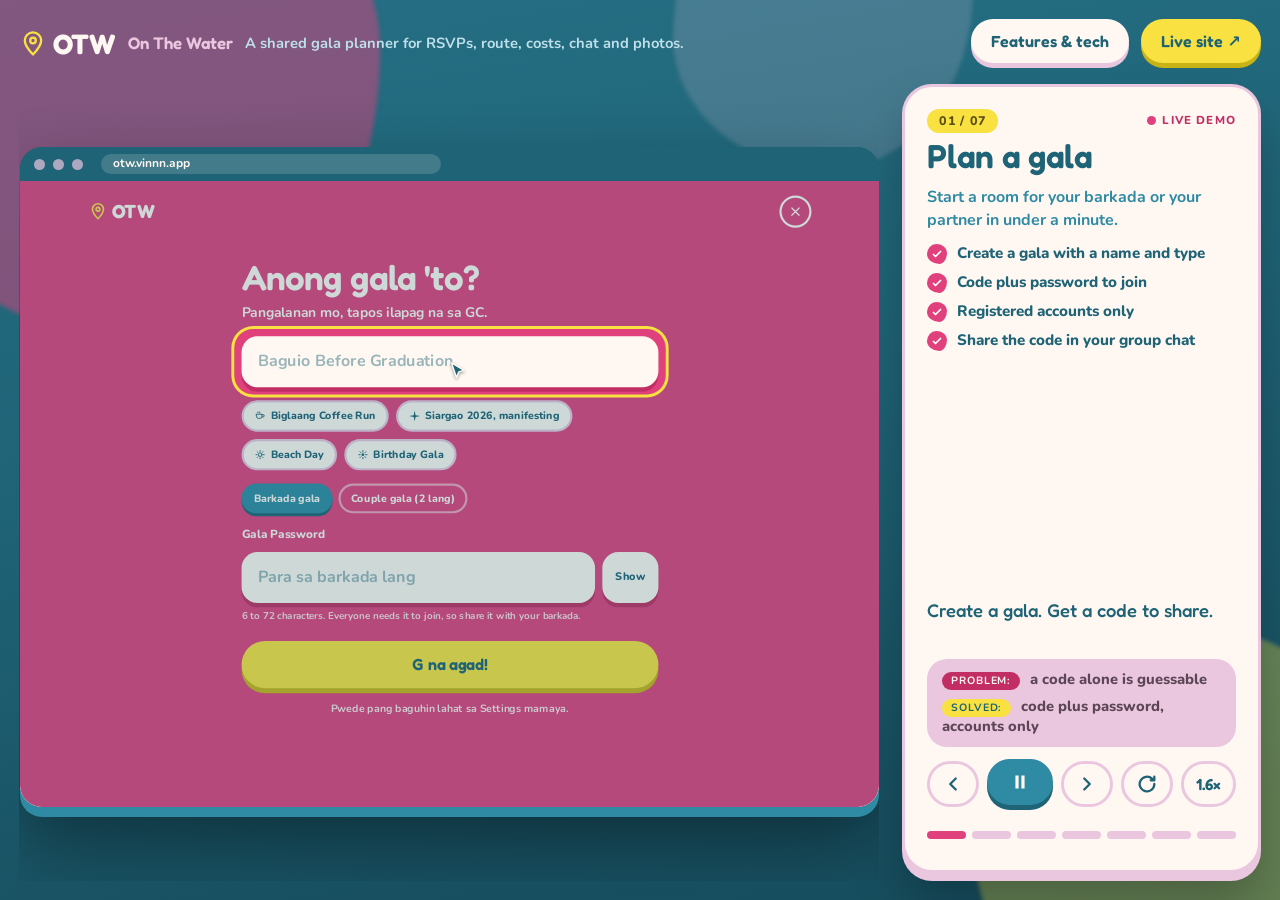
<file: walkthroughs/on-the-water/index.html>
<!doctype html>
<html lang="en">
<head>
<meta charset="utf-8">
<meta name="viewport" content="width=device-width, initial-scale=1">
<title>OTW (On The Water): Product Walkthrough</title>
<meta name="description" content="Animated walkthrough of OTW (On The Water), a shared gala and trip planner: RSVPs, route, expense splits, chat and photos.">
<meta property="og:type" content="website">
<meta property="og:title" content="OTW Walkthrough">
<meta property="og:description" content="Animated walkthrough of OTW, a shared gala and trip planner for friend groups and couples.">
<meta name="twitter:card" content="summary">
<meta name="theme-color" content="#1f6376">
<link rel="icon" href="data:image/svg+xml,%3Csvg xmlns='http://www.w3.org/2000/svg' viewBox='0 0 24 24'%3E%3Crect width='24' height='24' rx='6' fill='%23e0417c'/%3E%3Cpath d='M12 19s-5-5-5-8.5a5 5 0 0 1 10 0C17 14 12 19 12 19z' fill='%23fff8f2'/%3E%3C/svg%3E">
<link rel="preconnect" href="https://fonts.googleapis.com">
<link rel="preconnect" href="https://fonts.gstatic.com" crossorigin>
<link rel="stylesheet" href="https://fonts.googleapis.com/css2?family=Fredoka:wght@500;600;700&family=Nunito:wght@600;700;800&display=swap">
<style>
/* ===== Tokens: copied from otw-client/src/styles/tokens.css (light theme) ===== */
:root{
  --rosy:#e0417c;--rosy-dark:#c22e64;--zest:#f8e140;--zest-dark:#c9b418;--blossom:#eac7df;
  --teal:#2f8aa3;--teal-dark:#1f6376;--cream:#fff8f2;
  --zest-ink:#5a4d10;--blossom-ink:#5c4655;
  --bg-page:var(--cream);--surface:var(--cream);--surface-2:var(--blossom);--text:var(--teal-dark);
  --line:var(--blossom);--field-bg:var(--cream);--sidebar-bg:var(--teal-dark);--scrim:var(--teal-dark);
  --scrim-opacity:.55;--focus:var(--teal-dark);--rosy-ink:var(--rosy-dark);--av-ring:var(--cream);
  --map-land:var(--blossom);--map-block:var(--cream);--map-road:var(--cream);--tile-bg:#f8f4f0;
  --fd:'Fredoka','Nunito',system-ui,sans-serif;--fb:'Nunito',system-ui,-apple-system,sans-serif;
}
*,*::before,*::after{box-sizing:border-box}
html{-webkit-text-size-adjust:100%}
body{margin:0;background:var(--cream);color:var(--teal-dark);font-family:var(--fb);font-weight:700;font-size:16px;line-height:1.45;-webkit-font-smoothing:antialiased;overflow-x:hidden}
h1,h2,h3,h4{font-family:var(--fd);font-weight:600;margin:0;line-height:1.1}
p,ul,ol{margin:0;padding:0}ul,ol{list-style:none}
button{font:inherit;color:inherit;cursor:pointer}
svg{display:block;flex:none}
a{color:inherit}
:focus-visible{outline:3px solid var(--teal-dark);outline-offset:3px}

/* ===== Page chrome (added, not part of the app): one screen, on-brand ===== */
html,body{height:100%}
body{background:var(--teal-dark);overflow:hidden;color:var(--cream)}
.sr{position:absolute;width:1px;height:1px;overflow:hidden;clip:rect(0 0 0 0);white-space:nowrap}
.nonjs{padding:16px;background:var(--zest);color:var(--zest-ink);border-radius:16px;margin:16px}
/* backdrop: the same soft blobs the app uses behind its logo */
.x-bg{position:fixed;inset:0;z-index:0;overflow:hidden;background:radial-gradient(1200px 800px at 50% 120%,#174e5f,transparent 70%),linear-gradient(170deg,#256f84,#1f6376 45%,#164c5c)}
.x-bg i{position:absolute;display:block;filter:blur(2px)}
.x-bg .b1{width:520px;height:520px;left:-140px;top:-170px;border-radius:46% 54% 38% 62%/50% 42% 58% 50%;background:rgba(224,65,124,.5)}
.x-bg .b2{width:420px;height:420px;right:-110px;bottom:-150px;border-radius:58% 42% 55% 45%/44% 56% 44% 56%;background:rgba(248,225,64,.34)}
.x-bg .b3{width:300px;height:300px;right:24%;top:-130px;border-radius:40% 60% 48% 52%/56% 40% 60% 44%;background:rgba(234,199,223,.18)}
.x-app{position:relative;z-index:1;height:100vh;height:100dvh;display:flex;flex-direction:column;gap:clamp(8px,1.2vw,16px);padding:clamp(10px,1.5vw,22px)}
.x-top{display:flex;align-items:center;gap:12px;flex:none;min-height:46px}
.x-wm{display:inline-flex;align-items:center;gap:6px;font-family:var(--fd);font-weight:700;font-size:28px;color:var(--cream);line-height:1}
.x-wm span{color:var(--zest);display:flex}
.x-name{font-family:var(--fd);font-weight:600;font-size:1.05rem;color:var(--blossom);white-space:nowrap}
.x-tag{color:#bfe0ea;font-size:.92rem;font-weight:700;white-space:nowrap;overflow:hidden;text-overflow:ellipsis}
.x-sp{flex:1}
.x-btn{display:inline-flex;align-items:center;justify-content:center;gap:6px;min-height:44px;padding:0 20px;border-radius:999px;border:0;background:var(--cream);color:var(--teal-dark);font-family:var(--fd);font-weight:600;font-size:1rem;text-decoration:none;white-space:nowrap;box-shadow:0 5px 0 var(--blossom);margin-bottom:5px;transition:transform .09s,box-shadow .09s}
.x-btn:active{transform:translateY(3px);box-shadow:0 2px 0 var(--blossom)}
.x-btn.live{background:var(--zest);box-shadow:0 5px 0 var(--zest-dark)}
.x-btn.live:active{box-shadow:0 2px 0 var(--zest-dark)}
.x-btn:focus-visible{outline-color:var(--zest)}
.x-main{flex:1;min-height:0;display:grid;grid-template-columns:minmax(0,1fr) clamp(330px,28vw,420px);gap:clamp(14px,1.8vw,28px)}
.x-stage{position:relative;min-width:0;min-height:0;overflow:hidden;display:flex;align-items:center;justify-content:center;padding-bottom:10px}
.device{flex:none}
.frame{background:var(--teal-dark);border-radius:22px;overflow:hidden;box-shadow:0 10px 0 var(--teal),0 34px 70px rgba(0,0,0,.4)}
.frame .bar{display:flex;align-items:center;gap:8px;height:34px;padding:0 14px;background:var(--teal-dark)}
.frame .bar i{width:11px;height:11px;border-radius:50%;background:var(--blossom);opacity:.7}
.frame .bar b{margin-left:10px;flex:1;max-width:340px;height:20px;border-radius:99px;background:rgba(255,248,242,.16);color:var(--cream);font-size:12px;font-weight:700;display:flex;align-items:center;padding:0 12px;overflow:hidden;white-space:nowrap}
.frame.phone{border-radius:44px;padding:12px;box-shadow:0 8px 0 var(--teal),0 30px 60px rgba(0,0,0,.4)}
.frame.phone .bar{display:none}
.frame.phone .vp{border-radius:32px}
.vp{position:relative;overflow:hidden;background:var(--cream)}
.cv{position:absolute;left:0;top:0;transform-origin:0 0;overflow:hidden}
/* guide card: cream, chunky blossom border and hard shadow, like the app's own cards */
.x-panel{min-height:0;display:flex;flex-direction:column;gap:12px;padding:22px;border-radius:30px;background:var(--cream);color:var(--teal-dark);border:3px solid var(--blossom);box-shadow:0 8px 0 var(--blossom),0 30px 50px rgba(0,0,0,.25);overflow:hidden;margin-bottom:8px}
.x-hd{display:flex;flex-direction:column;gap:6px}
.x-stephead{display:flex;align-items:center;justify-content:space-between;gap:8px}
.x-step{display:inline-flex;align-items:center;border-radius:999px;background:var(--zest);color:var(--zest-ink);padding:3px 12px;font-size:.78rem;font-weight:800;letter-spacing:.1em}
.x-live{display:inline-flex;align-items:center;gap:6px;font-size:.72rem;font-weight:800;letter-spacing:.1em;text-transform:uppercase;color:var(--rosy-dark)}
.x-live i{width:9px;height:9px;border-radius:50%;background:var(--rosy);animation:pulse 1.8s infinite}
@keyframes pulse{0%{box-shadow:0 0 0 0 rgba(224,65,124,.55)}70%,100%{box-shadow:0 0 0 9px rgba(224,65,124,0)}}
.x-title{font-family:var(--fd);font-size:clamp(1.8rem,2.6vw,2.4rem);line-height:1.05;font-weight:600;letter-spacing:-.01em;color:var(--teal-dark)}
.x-desc{color:var(--teal);font-size:1rem;font-weight:700}
.x-funcs{display:grid;gap:9px}
.x-funcs li{display:flex;gap:10px;align-items:flex-start;font-size:.95rem;font-weight:800;color:var(--teal-dark);line-height:1.3}
.x-funcs li::before{content:"";flex:none;width:20px;height:20px;margin-top:0;background:var(--rosy) url("data:image/svg+xml,%3Csvg xmlns='http://www.w3.org/2000/svg' viewBox='0 0 24 24' fill='none' stroke='white' stroke-width='3.5' stroke-linecap='round' stroke-linejoin='round'%3E%3Cpath d='M5 13l4 4L19 7'/%3E%3C/svg%3E") center/12px no-repeat;border-radius:46% 54% 38% 62%/50% 42% 58% 50%}
.x-fill{flex:1;min-height:0}
.x-cap{font-family:var(--fd);font-weight:500;font-size:1.15rem;line-height:1.25;color:var(--teal-dark);min-height:2.6em;transition:opacity .25s}
.x-pc{display:grid;gap:7px;min-height:84px;background:var(--blossom);border-radius:20px;padding:11px 15px;font-size:.92rem;font-weight:800;color:var(--blossom-ink);transition:opacity .25s;align-content:center}
.x-pc[hidden]{display:grid;visibility:hidden}
.x-pc span{display:block;line-height:1.3}
.x-pc b{display:inline-block;font-size:.66rem;letter-spacing:.08em;text-transform:uppercase;border-radius:999px;padding:2px 9px;margin-right:6px;color:var(--cream);background:var(--rosy-dark)}
.x-pc span+span b{color:var(--teal-dark);background:var(--zest)}
.controls{display:flex;align-items:center;gap:8px}
.cb{min-width:46px;height:46px;border-radius:999px;border:3px solid var(--blossom);background:var(--cream);color:var(--teal-dark);display:grid;place-items:center;padding:0 12px;font-family:var(--fd);font-weight:600;transition:background .2s}
.cb:hover{background:var(--blossom)}
.cb[hidden]{display:none}
.cb.main{flex:1;background:var(--teal);border-color:var(--teal);color:var(--cream);box-shadow:0 5px 0 var(--teal-dark);margin-bottom:5px}
.cb.main:hover{background:#3a9bb6}
.cb.main:active{transform:translateY(3px);box-shadow:0 2px 0 var(--teal-dark)}
.dots{display:flex;gap:6px}
.dot{flex:1;min-height:26px;display:flex;align-items:center;background:none;border:0;padding:0}
.dot span{display:block;width:100%;height:8px;border-radius:99px;background:var(--blossom);transition:background .3s}
.dot:hover span{background:#dcaed0}
.dot[aria-current="true"] span{background:var(--rosy)}
.x-modal{position:fixed;inset:0;z-index:50;display:none;align-items:center;justify-content:center;padding:clamp(12px,3vw,40px);background:rgba(18,64,78,.7);backdrop-filter:blur(8px)}
.x-modal.on{display:flex}
.x-sheet{width:100%;max-width:1000px;max-height:100%;overflow:auto;border-radius:30px;background:var(--cream);color:var(--teal-dark);border:3px solid var(--blossom);padding:clamp(18px,3vw,32px);box-shadow:0 8px 0 var(--blossom),0 30px 80px rgba(0,0,0,.45)}
.x-sheet h2{font-size:1.5rem;margin:26px 0 12px}
.x-shead{display:flex;align-items:center;justify-content:space-between;gap:12px;flex-wrap:wrap}
.x-shead h2{margin:0}
.x-shead div{display:flex;gap:10px;flex-wrap:wrap}
.x-sheet .x-btn{background:var(--teal);color:var(--cream);box-shadow:0 5px 0 var(--teal-dark)}
.x-sheet .x-btn.live{background:var(--zest);color:var(--teal-dark);box-shadow:0 5px 0 var(--zest-dark)}
.x-chips{display:flex;flex-wrap:wrap;gap:8px;margin-top:16px}
.x-chips li{background:var(--blossom);color:var(--blossom-ink);border-radius:999px;padding:5px 13px;font-weight:800;font-size:.85rem}
.cards,.tech{display:grid;gap:14px;grid-template-columns:repeat(auto-fit,minmax(min(100%,260px),1fr))}
.cd{background:var(--cream);border:3px solid var(--blossom);border-radius:24px;padding:14px 18px;box-shadow:0 5px 0 var(--blossom)}
.cd h3{font-size:1.1rem}
.cd p{font-size:.92rem;font-weight:700;margin-top:5px}
.cd p b{color:var(--rosy-dark)}
.cd small{display:block;margin-top:8px;font-size:.78rem;font-weight:700;opacity:.7;overflow-wrap:anywhere}
.x-foot{margin-top:22px;font-size:.85rem;font-weight:700;opacity:.8}
@media (max-width:900px){
  .x-main{grid-template-columns:minmax(0,1fr);grid-template-rows:minmax(0,1fr) auto}
  .x-panel{padding:12px 14px;gap:8px;border-radius:24px;margin-bottom:6px}
  .x-hd{flex-direction:row;align-items:center;gap:10px}
  .x-stephead{justify-content:flex-start}
  .x-live,.x-desc,.x-funcs,.x-fill,.x-tag,.x-name{display:none}
  .x-title{font-size:1.35rem}
  .x-cap{font-size:1rem;min-height:2.5em}
  .x-pc{min-height:62px;padding:8px 12px;font-size:.84rem;gap:4px;border-radius:16px}
  .x-btn{min-height:40px;padding:0 14px;font-size:.92rem}
}
@media (max-width:400px){.x-top{gap:6px}.x-wm{font-size:22px}.x-wm svg{width:22px;height:22px}.x-btn{padding:0 10px;font-size:.85rem}}
@media (min-width:901px) and (max-height:840px){.x-desc{display:none}}
@media (min-width:901px) and (max-height:620px){.x-funcs{display:none}}

/* ===== App UI (everything inside .app copies the real app's CSS) ===== */
.app{width:100%;height:100%;background:var(--bg-page);color:var(--text);font-family:var(--fb);font-weight:700;font-size:16px;line-height:1.45;position:relative;--pad:44px;--gap:20px;--n3:3;--h2:40px}
.app.mob{--pad:18px;--gap:14px;--n3:1;--h2:28px}
.app .ic{display:block;flex:none}
.app .fine{font-size:14px;font-weight:600;opacity:.85}
.app .btn{--bg:var(--rosy);--sh:var(--rosy-dark);--fg:var(--cream);display:inline-flex;align-items:center;justify-content:center;gap:8px;font-family:var(--fd);font-weight:600;font-size:19px;line-height:1;padding:15px 28px;border:0;border-radius:999px;background:var(--bg);color:var(--fg);box-shadow:0 7px 0 var(--sh);margin-bottom:7px;white-space:nowrap;transition:transform .09s,box-shadow .09s}
.app .btn.pressed{transform:translateY(5px);box-shadow:0 2px 0 var(--sh)}
.app .btn.zest{--bg:var(--zest);--sh:var(--zest-dark);--fg:var(--teal-dark)}
.app .btn.teal{--bg:var(--teal);--sh:var(--teal-dark)}
.app .btn.ghost{--bg:transparent;--fg:currentColor;box-shadow:none;border:3px solid currentColor;padding:12px 25px}
.app .btn.sm{font-size:16px;padding:10px 18px;box-shadow:0 4px 0 var(--sh);margin-bottom:4px}
.app .btn.sm.pressed{transform:translateY(3px);box-shadow:0 1px 0 var(--sh)}
.app .btn.sm.ghost{padding:7px 15px;box-shadow:none}
.app .ibtn{background:none;border:0;width:40px;height:40px;border-radius:50%;display:inline-grid;place-items:center;color:inherit;flex:none;padding:0}
.app .ibtn[disabled]{opacity:.35}
.app .in{width:100%;font:inherit;font-weight:700;font-size:17px;color:var(--text);background:var(--field-bg);border:3px solid var(--teal);border-radius:20px;padding:12px 18px;box-shadow:0 4px 0 var(--line);outline:none;min-width:0;display:block}
.app .in.f{border-color:var(--rosy);box-shadow:0 4px 0 var(--rosy-dark)}
.app .in.sel{background-image:url("data:image/svg+xml,%3Csvg xmlns='http://www.w3.org/2000/svg' viewBox='0 0 24 24' fill='none' stroke='%231f6376' stroke-width='3' stroke-linecap='round' stroke-linejoin='round'%3E%3Cpath d='M6 9l6 6 6-6'/%3E%3C/svg%3E");background-repeat:no-repeat;background-position:right 16px center;background-size:16px 16px;padding-right:46px}
.app .fl{display:flex;flex-direction:column;gap:8px;font-size:15px;font-weight:800}
.app .two-in{display:grid;grid-template-columns:repeat(auto-fit,minmax(min(100%,160px),1fr));gap:14px}
.app .seg{display:inline-flex;background:var(--surface-2);border-radius:999px;padding:4px;gap:2px;flex-wrap:wrap;max-width:100%}
.app .seg button{border:0;background:transparent;border-radius:999px;padding:8px 15px;font-weight:800;font-size:15px;color:var(--text)}
.app .seg button[aria-pressed='true']{background:var(--teal);color:var(--cream);box-shadow:0 3px 0 var(--teal-dark)}
.app .tag{display:inline-flex;align-items:center;gap:6px;border-radius:999px;padding:4px 12px;font-size:13px;font-weight:800;background:var(--zest);color:var(--teal-dark);white-space:nowrap}
.app .tag.rosy{background:var(--rosy);color:var(--cream)}
.app .tag.teal,.app .st-g{background:var(--teal);color:var(--cream)}
.app .tag.blossom{background:var(--blossom)}
.app .tag.cream{background:var(--cream)}
.app .st-m{background:var(--zest);color:var(--teal-dark)}
.app .st-x{background:var(--blossom);color:var(--rosy-dark)}
.app .c-rosy{background:var(--rosy);color:var(--cream);--sh:var(--rosy-dark)}
.app .c-zest{background:var(--zest);color:var(--teal-dark);--sh:var(--zest-dark)}
.app .c-teal{background:var(--teal);color:var(--cream);--sh:var(--teal-dark)}
.app .c-blossom{background:var(--blossom);color:var(--teal-dark);--sh:var(--rosy)}
.app .c-cream{background:var(--surface);color:var(--text);--sh:var(--line)}
.app .av{border-radius:50%;display:inline-grid;place-items:center;font-family:var(--fd);font-weight:600;border:3px solid var(--av-ring);flex:none;position:relative;aspect-ratio:1/1}
.app .av.on::after{content:'';position:absolute;right:-3px;bottom:-3px;width:11px;height:11px;border-radius:50%;background:var(--teal);border:2px solid var(--av-ring)}
.app .stack{display:inline-flex}.app .stack .av{margin-left:-10px}.app .stack .av:first-child{margin-left:0}
.app .badge{font-style:normal;background:var(--zest);color:var(--teal-dark);border-radius:99px;font-size:12px;font-weight:800;min-width:20px;height:20px;display:inline-grid;place-items:center;padding:0 6px}
.app .ico{width:52px;height:52px;background:var(--surface);color:var(--rosy);display:grid;place-items:center;flex:none}
.app .ico.sm{width:38px;height:38px}
.app .card{background:var(--surface);color:var(--text);border:3px solid var(--surface);border-radius:26px;padding:20px;box-shadow:0 6px 0 var(--sh,var(--line))}
.app .card p{font-size:15px;font-weight:600}
.app .g{display:grid;gap:var(--gap)}
.app .g3{grid-template-columns:repeat(var(--n3),minmax(0,1fr))}
.app .rh{display:flex;align-items:center;justify-content:space-between;gap:10px;margin-bottom:6px}
.app .rh h3{font-size:20px}
.app h4{font-size:16px}
.app .mlist{display:grid;gap:10px;margin:10px 0 6px}
.app .mlist li{display:flex;align-items:center;gap:10px;font-weight:800}
.app .mlist li>span:not(.av){flex:1;min-width:0}
.app .phead{display:flex;flex-direction:column;gap:6px;align-items:flex-start}
.app .phead .tag{margin-bottom:6px}
.app .h2{font-size:var(--h2);letter-spacing:-.015em}
.app .phead .sub{font-size:17px;font-weight:600;margin-top:8px;max-width:52ch}
.app .phead.row{flex-direction:row;align-items:flex-end;justify-content:space-between;gap:12px}
.app.mob .phead.row{flex-direction:column;align-items:flex-start}
.app .hide-m{}.app.mob .hide-m{display:none!important}
.app .only-m{display:none!important}.app.mob .only-m{display:inline-grid!important}
/* shell (shell.css) */
.app .shell{position:absolute;inset:0;display:flex;background:var(--bg-page)}
.app .side{width:244px;flex:none;background:var(--sidebar-bg);color:var(--cream);padding:18px 14px;display:flex;flex-direction:column;gap:10px;overflow:hidden}
.app.mob .side{display:none}
.app .logo{display:inline-flex;align-items:center;gap:6px;font-family:var(--fd);font-weight:700;font-size:28px;letter-spacing:-.02em}
.app .logo .ic{color:var(--zest)}
.app .brandbox{position:relative;isolation:isolate;display:grid;place-items:center;align-self:stretch;flex:none;padding:13px 0;border-radius:30px;overflow:hidden;background:color-mix(in srgb,var(--teal-dark) 38%,transparent)}
.app .bb-b1,.app .bb-b2{position:absolute;display:block;border-radius:46% 54% 38% 62%/50% 42% 58% 50%;filter:blur(2px);z-index:0}
.app .bb-b1{width:110px;height:110px;left:-26px;top:-30px;background:color-mix(in srgb,var(--rosy) 55%,transparent)}
.app .bb-b2{width:96px;height:96px;right:-22px;bottom:-34px;background:color-mix(in srgb,var(--zest) 45%,transparent)}
.app .brandbox .logo{position:relative;z-index:1}
.app .gmini{background:var(--teal);border-radius:22px;padding:10px 14px;display:flex;flex-direction:column;gap:2px;font-size:14px}
.app .gmini b{font-family:var(--fd);font-weight:600;font-size:17px;line-height:1.15}
.app .codepill{display:inline-flex;align-items:center;gap:6px;background:var(--cream);color:var(--teal-dark);border:0;border-radius:99px;padding:4px 12px;font-weight:800;font-size:14px;margin-top:6px;width:max-content;white-space:nowrap}
.app .snav{display:flex;flex-direction:column;gap:2px;margin-top:4px}
.app .sn{display:flex;align-items:center;gap:12px;background:transparent;border:0;color:var(--cream);border-radius:99px;padding:6px 14px;font-weight:800;font-size:15px;text-align:left;position:relative;width:100%}
.app .sn.on{background:var(--cream);color:var(--teal-dark)}
.app .sn .badge{margin-left:auto}
.app .sfoot{margin-top:auto;display:flex;flex-direction:column;gap:8px}
.app .mw{flex:1;min-width:0;display:flex;flex-direction:column}
.app .topbar{display:flex;justify-content:space-between;align-items:center;gap:12px;padding:12px var(--pad);border-bottom:3px solid var(--line);background:var(--surface);flex:none}
.app.mob .topbar{padding:10px 14px}
.app .tb-l,.app .tb-r{display:flex;align-items:center;gap:10px;min-width:0}
.app .tb-l{flex:1 1 auto}.app .tb-r{flex:none}
.app.mob .tb-r .stack,.app.mob .tb-r .tag{display:none}
.app .tb-t{font-family:var(--fd);font-weight:600;font-size:19px;white-space:nowrap;overflow:hidden;text-overflow:ellipsis}
.app .topbar .codepill{background:var(--surface-2);color:var(--text);margin:0}
.app .ptabs{display:none;gap:8px;overflow-x:auto;scrollbar-width:none;padding:10px 14px;flex:none}
.app.mob .ptabs.show{display:flex}
.app .ptabs button{flex:none;border:3px solid var(--line);background:var(--surface);color:var(--text);border-radius:99px;padding:6px 14px;font-weight:800;font-size:14px}
.app .ptabs .on{background:var(--teal);color:var(--cream);border-color:var(--teal);box-shadow:0 3px 0 var(--teal-dark)}
.app .main{flex:1;overflow:hidden;padding:26px var(--pad) 40px;position:relative;display:flex;flex-direction:column;gap:var(--gap)}
.app.mob .main{padding:18px 14px 110px}
.app .main>*{flex-shrink:0}
.app .view{display:none;flex-direction:column;gap:var(--gap)}
.app .view.show{display:flex}
.app .main.chatmode{padding:0;gap:0}
.app .main>.view.chat.show{flex:1 1 auto;min-height:0}
.app .view.chat .chatwrap{flex:1 1 auto}
.app.mob .create{gap:10px;padding:0 18px 20px}
.app.mob .topBar{padding:12px 18px}
.app.mob .psub{font-size:16px;margin-top:6px}
.app.mob .pinput{min-height:56px;font-size:18px;padding:12px 16px}
.app.mob .pchips .preset:nth-child(n+3){display:none}
.app.mob .vhint{display:none}
.app.mob .cta{font-size:20px;padding:14px 20px}
.app .bnav{display:none;position:absolute;left:0;right:0;bottom:0;justify-content:center;gap:26px;padding:12px 0 16px;background:var(--surface);border-top:3px solid var(--line);z-index:20}
.app.mob .bnav{display:flex}
.app .bn{width:58px;height:58px;border-radius:50%;border:3px solid var(--line);background:var(--surface);color:var(--teal);display:grid;place-items:center;padding:0;position:relative}
.app .bn.on{background:var(--teal);border-color:var(--teal);color:var(--cream);box-shadow:0 5px 0 var(--teal-dark)}
.app .bn .badge{position:absolute;top:-4px;right:-4px}
.app .ovl{position:absolute;inset:0;background:var(--scrim);opacity:0;z-index:40;pointer-events:none;transition:opacity .2s}
.app .ovl.show{opacity:var(--scrim-opacity)}
.app .sheet{position:absolute;z-index:41;left:50%;top:50%;transform:translate(-50%,-46%);opacity:0;pointer-events:none;width:min(520px,calc(100% - 40px));max-height:calc(100% - 40px);overflow:hidden;background:var(--surface);color:var(--text);border:3px solid var(--surface);border-radius:32px;box-shadow:0 8px 0 var(--rosy);display:flex;flex-direction:column;transition:transform .22s,opacity .22s}
.app .sheet.show{opacity:1;transform:translate(-50%,-50%)}
.app .sheet header{display:flex;justify-content:space-between;align-items:center;padding:18px 20px 4px 24px}
.app .sheet header h3{font-size:22px}
.app .shb{padding:8px 24px 14px;display:flex;flex-direction:column;gap:14px}
.app .sheet footer{display:flex;gap:12px;justify-content:flex-end;padding:8px 24px 18px;flex-wrap:wrap}
.app .grab{display:none}
.app.mob .sheet{left:0;right:0;top:auto;bottom:0;width:100%;transform:translateY(40px);border-radius:32px 32px 0 0;box-shadow:none;max-height:88%}
.app.mob .sheet.show{transform:none}
.app.mob .grab{display:block;width:44px;height:6px;border-radius:99px;background:var(--line);margin:10px auto 0}
.app.mob .sheet footer .btn{flex:1}
.app .morep{display:grid;grid-template-columns:repeat(3,1fr);gap:14px}
.app .mo{display:flex;flex-direction:column;align-items:center;gap:6px;font-weight:800;font-size:14px;text-align:center}
.app .mo .ico{background:var(--surface-2);color:var(--teal)}
.app .toast{position:absolute;left:50%;bottom:22px;transform:translate(-50%,12px);opacity:0;background:var(--teal-dark);color:var(--cream);padding:12px 20px;border-radius:999px;font-weight:800;font-size:15px;box-shadow:0 5px 0 var(--teal);display:flex;gap:8px;align-items:center;z-index:60;max-width:90%;width:max-content;transition:transform .22s,opacity .22s;pointer-events:none}
.app .toast.show{opacity:1;transform:translate(-50%,0)}
.app.mob .toast{bottom:104px}
/* attendance */
.app .choice{display:grid;grid-template-columns:repeat(3,1fr);gap:var(--gap)}
.app.mob .choice{grid-template-columns:1fr}
.app .ch{display:flex;align-items:center;justify-content:center;gap:10px;border:3px solid var(--surface);border-radius:99px;padding:14px;font-family:var(--fd);font-size:20px;box-shadow:0 6px 0 var(--sh);opacity:.68;margin-bottom:6px;transition:opacity .15s}
.app.mob .ch{padding:12px 14px;font-size:18px}
.app .ch[aria-pressed='true']{opacity:1;outline:4px solid var(--rosy);outline-offset:3px}
.app .ch.pressed{transform:translateY(4px);box-shadow:0 2px 0 var(--sh)}
.app .tiles{display:grid;grid-template-columns:repeat(3,1fr);gap:var(--gap)}
.app .tile{border-radius:30px 30px 30px 12px;position:relative;overflow:hidden;min-height:118px;padding:16px 20px 22px;border:3px solid var(--surface);box-shadow:0 5px 0 var(--sh,var(--line));display:flex;flex-direction:column}
.app .tile.c-blossom{color:var(--rosy-dark)}
.app .tile b{font-family:var(--fd);font-size:52px;line-height:1;position:relative}
.app.mob .tile b{font-size:40px}
.app .tile .lbl{font-size:14px;font-weight:800;position:relative}
.app .tile .mark{position:absolute;right:10px;bottom:8px;width:64px;height:64px;opacity:.2}
.app.mob .tile .mark{width:48px;height:48px}
.app .tile .mark svg{width:100%;height:100%}
.app .tile .pb{position:absolute;left:0;bottom:0;height:6px;width:var(--p,0%);background:currentColor;opacity:.3;border-radius:0 6px 6px 0;transition:width .4s}
.app.mob .tiles.three{grid-template-columns:repeat(3,1fr);gap:8px}
.app.mob .tiles.three .tile{padding:12px 12px 18px;min-height:96px}
.app.mob .tiles.three .tile b{font-size:34px}.app.mob .tiles.three .tile .lbl{font-size:12px}
.app .grp{margin-top:6px}
/* route */
.app .cols{display:grid;grid-template-columns:1.25fr 1fr;gap:var(--gap);align-items:start}
.app.mob .cols{grid-template-columns:1fr}
.app .stops{display:flex;flex-direction:column;gap:14px;position:relative}
.app .stop{display:flex;gap:12px;align-items:stretch;position:relative}
.app .stop:not(:last-child)::before{content:'';position:absolute;left:23px;top:50px;bottom:-16px;border-left:4px dashed var(--teal)}
.app .stn{width:48px;height:48px;background:var(--rosy);color:var(--cream);display:grid;place-items:center;font-family:var(--fd);font-size:20px;flex:none;z-index:1;border:3px solid var(--av-ring)}
.app .stopc{flex:1;display:flex;gap:10px;align-items:flex-start;padding:14px 16px;border-color:var(--line);min-width:0}
.app .grip{color:var(--teal);margin-top:2px}
.app.mob .grip{display:none}
.app .sbody{flex:1;min-width:0;display:flex;flex-direction:column;gap:4px}
.app .sbody b{font-family:var(--fd);font-weight:600;font-size:18px}
.app .srow1{display:flex;gap:8px;align-items:center;flex-wrap:wrap}
.app .stime{display:flex;gap:6px;align-items:center;font-weight:800;font-size:14px;color:var(--rosy-ink)}
.app .addby{display:flex;gap:6px;align-items:center;font-size:13px;font-weight:700}
.app .sact{display:grid;grid-template-columns:repeat(2,auto);align-content:start}
.app.mob .stopc{flex-wrap:wrap;row-gap:2px}
.app.mob .sact{display:flex;flex-direction:row;width:100%;justify-content:flex-end;margin:-4px -8px -8px 0}
.app .mapcard{padding:10px}
.app .rmap{width:100%;height:340px;border-radius:20px;display:block;background:var(--tile-bg)}
.app.mob .mapcard{order:-1}
.app.mob .rmap{height:220px}
/* ambagan */
.app .etiles{display:grid;grid-template-columns:repeat(4,1fr);gap:var(--gap)}
.app.mob .etiles{grid-template-columns:repeat(2,1fr);gap:10px}
.app .etile{border-radius:30px 30px 30px 12px;padding:16px 20px;border:3px solid var(--surface);box-shadow:0 5px 0 var(--sh,var(--line));display:flex;flex-direction:column}
.app.mob .etile{padding:12px 14px}
.app .etile.c-cream{border-color:var(--line)}
.app .etile b{font-family:var(--fd);font-size:36px;line-height:1.05}
.app.mob .etile b{font-size:26px}
.app .etile span{font-size:14px;font-weight:800}
.app .ecols{display:grid;grid-template-columns:1.2fr 1fr;gap:var(--gap);align-items:start}
.app.mob .ecols{grid-template-columns:1fr}
.app .elist{display:grid;gap:12px;margin:10px 0 0}
.app .erow{display:flex;align-items:center;gap:12px}
.app .eb{flex:1;display:flex;flex-direction:column;min-width:0}
.app .eb span{font-size:13px;font-weight:600;display:flex;flex-wrap:wrap;gap:6px;align-items:center}
.app .ea{font-family:var(--fd);font-size:20px}
.app .sh4{font-size:15px;margin:14px 0 6px;color:var(--rosy-ink)}
.app .dl{display:grid;gap:10px}
.app .drow{display:flex;align-items:center;gap:10px;font-size:15px}
.app .dt{flex:1}
.app .da{font-family:var(--fd);font-size:18px}
.app .dwrap{display:flex;flex-direction:column;gap:4px}
.app .why{display:inline-flex;align-items:center;gap:4px;margin-left:40px;padding:2px 0;border:0;background:none;color:var(--teal);font-size:13px;font-weight:800;text-align:left}
.app .fab{display:none}
.app.mob .fab.show{display:grid;position:absolute;right:18px;bottom:96px;width:62px;height:62px;border-radius:50%;border:0;background:var(--rosy);color:var(--cream);box-shadow:0 6px 0 var(--rosy-dark);place-items:center;z-index:21}
.app .pick{display:grid;gap:10px;margin:0;padding:0;border:0;min-width:0}
.app .pick legend{padding:0;margin-bottom:8px;font-size:15px;font-weight:800}
.app .shares{display:flex;flex-wrap:wrap;gap:8px}
.app .shares .on{border:3px solid var(--rosy);background:var(--surface-2);border-radius:999px;padding:6px 14px;font-weight:800;font-size:14px;display:inline-flex;align-items:center;gap:6px}
/* chat */
.app .chatwrap{display:flex;flex-direction:column;flex:1 1 auto;min-height:0}
.app .view.chat{gap:0}
.app .pinned{display:flex;gap:10px;align-items:center;background:var(--zest);color:var(--teal-dark);margin:14px var(--pad) 0;border-radius:22px;padding:8px 14px;font-size:14px}
.app .pinned>div{flex:1;display:flex;flex-direction:column;min-width:0}
.app .pinned span{font-weight:600}
.app .pinned .ico{background:var(--cream)}
.app .chatlog{flex:1;overflow:hidden;padding:16px var(--pad);display:flex;flex-direction:column;gap:12px;min-height:0;justify-content:flex-end}
.app .msys{align-self:center;display:flex;gap:6px;align-items:center;background:var(--surface-2);border-radius:99px;padding:4px 14px;font-size:13px;font-weight:800;text-align:center}
.app .msys i{font-style:normal;font-weight:600;opacity:.7}
.app .msg{display:flex;gap:10px;align-items:flex-end;max-width:82%}
.app .msg.me{align-self:flex-end;flex-direction:row-reverse}
.app .mb{background:var(--surface-2);border-radius:24px 24px 24px 8px;padding:8px 14px;position:relative;min-width:0;margin-bottom:8px}
.app .msg.me .mb{background:var(--rosy);color:var(--cream);border-radius:24px 24px 8px 24px}
.app .mn{display:flex;gap:8px;font-size:13px;font-weight:800}
.app .mn i{font-style:normal;font-weight:600;opacity:.7}
.app .mb p{font-size:16px;font-weight:700;overflow-wrap:anywhere}
.app .composerwrap{padding:8px var(--pad) 14px}
.app.mob .composerwrap{padding-bottom:104px}
.app .composer{display:flex;gap:10px;align-items:center}
.app .msg.pop{animation:mpop .25s ease-out}
@keyframes mpop{from{opacity:0;transform:translateY(12px)}}
/* dump */
.app .toolbar{display:flex;align-items:center;justify-content:space-between;flex-wrap:wrap;gap:12px}
.app .masonry{display:grid;grid-template-columns:repeat(4,minmax(0,1fr));gap:14px}
.app.mob .masonry{grid-template-columns:repeat(2,minmax(0,1fr))}
.app .phw{aspect-ratio:1;position:relative}
.app .ph{width:100%;height:100%;border:3px solid var(--surface);border-radius:22px;display:grid;place-items:center;position:relative;overflow:hidden;box-shadow:0 4px 0 var(--sh,var(--line))}
.app .ph .ic{opacity:.55}
.app .phw.new{animation:mpop .35s ease-out}
.app .cap2{position:absolute;left:8px;right:8px;bottom:8px;background:var(--cream);color:var(--teal-dark);border-radius:14px;padding:4px 10px;text-align:left;font-size:12px;display:flex;flex-direction:column;line-height:1.2}
.app .cap2 i{font-style:normal;font-weight:600}
.app .drop{border:4px dashed var(--teal);border-radius:28px;padding:22px;display:flex;flex-direction:column;align-items:center;gap:6px;text-align:center;color:var(--teal)}
.app .drop b{font-family:var(--fd);font-size:20px;color:var(--text)}
.app .drop span{color:var(--text);font-weight:600;font-size:14px}
.app .dropBtns{display:flex;flex-wrap:wrap;justify-content:center;gap:8px;margin-top:4px}
.app .uprow{display:flex;align-items:center;gap:10px;font-size:14px;background:var(--surface);border:3px solid var(--line);border-radius:20px;padding:6px 12px}
.app .un{width:100px;overflow:hidden;text-overflow:ellipsis;white-space:nowrap}
.app .ubar{flex:1;height:10px;background:var(--surface-2);border-radius:99px;overflow:hidden}
.app .ubar i{display:block;height:100%;background:var(--teal);width:0;transition:width .4s}
.app .us{font-weight:800;white-space:nowrap;font-size:13px}
.app .uprow.ok .us{color:var(--teal)}
/* plan a gala page */
.app .planpage{position:absolute;inset:0;background:var(--rosy);color:var(--cream);overflow:hidden;font-family:var(--fb);--surface:var(--cream);--text:var(--teal-dark);--field-bg:var(--cream)}
.app .planpage.mob{}
.app .topBar{display:flex;justify-content:space-between;align-items:center;padding:20px 24px;max-width:1040px;margin:0 auto}
.app .wordmark{display:inline-flex;align-items:center;gap:6px;font-family:var(--fd);font-weight:700;font-size:26px;color:var(--cream)}
.app .wordmark span{color:var(--zest);display:flex}
.app .closeBtn{width:44px;height:44px;border-radius:999px;border:3px solid var(--cream);color:var(--cream);display:grid;place-items:center}
.app .create,.app .done{max-width:620px;margin:0 auto;padding:14px 24px 56px;display:flex;flex-direction:column;gap:18px}
.app .heading{font-family:var(--fd);font-weight:600;font-size:48px;line-height:1.03;letter-spacing:-.02em;margin:10px 0 0}
.app.mob .heading{font-size:36px}
.app .heading.sm{font-size:40px;line-height:1.05;margin:0}
.app.mob .heading.sm{font-size:32px}
.app .psub{font-size:19px;margin:10px 0 0}
.app .pinput{width:100%;font-family:inherit;font-weight:700;font-size:22px;color:var(--teal-dark);background:var(--cream);border:3px solid var(--cream);border-radius:22px;padding:16px 20px;box-shadow:0 6px 0 var(--rosy-dark);min-height:64px;display:block;overflow:hidden;white-space:nowrap}
.app .pinput.ph0{color:rgba(31,99,118,.45)}
.app .pinput.f{outline:3px solid var(--zest);outline-offset:3px}
.app .pchips{display:flex;flex-wrap:wrap;gap:10px}
.app .preset{display:inline-flex;align-items:center;gap:7px;background:var(--cream);color:var(--teal-dark);border:3px solid var(--blossom);border-radius:999px;padding:8px 15px;font-weight:800;font-size:14.5px}
.app .preset.act{background:var(--zest);border-color:var(--zest-dark)}
.app .vibe{background:transparent;color:var(--cream);border:3px solid rgba(255,248,242,.55);border-radius:999px;padding:7px 14px;font-weight:800;font-size:14.5px}
.app .vibe.on{background:var(--teal);border-color:var(--teal);box-shadow:0 4px 0 var(--teal-dark)}
.app .typeRow{display:flex;flex-wrap:wrap;gap:8px}
.app .vlabel{font-size:16px;font-weight:800;margin:0 0 12px}
.app .vhint{font-size:13.5px;opacity:.85;margin:8px 0 0}
.app .pwRow{display:flex;gap:10px;align-items:stretch}
.app .pwRow .pinput{flex:1;min-width:0}
.app .pwToggle{flex:none;border:0;border-radius:22px;padding:0 18px;background:var(--cream);color:var(--teal-dark);font-weight:800;font-size:15px;box-shadow:0 6px 0 var(--rosy-dark)}
.app .cta{margin-top:6px;width:100%;font-family:var(--fd);font-weight:600;font-size:22px;padding:17px 28px;border:0;border-radius:999px;background:var(--zest);color:var(--teal-dark);box-shadow:0 7px 0 var(--zest-dark);transition:transform .09s,box-shadow .09s;display:block}
.app .cta.pressed{transform:translateY(5px);box-shadow:0 2px 0 var(--zest-dark)}
.app .done{align-items:center;text-align:center;gap:16px;padding-top:4px}
.app .pblob{width:92px;height:92px;border-radius:46% 54% 52% 48%/52% 44% 56% 48%;background:var(--zest);color:var(--rosy);display:grid;place-items:center;margin-top:8px}
.app .doneSub{font-size:18px;margin:0}
.app .ticket{width:100%;background:var(--cream);color:var(--teal-dark);border:3px dashed var(--rosy);border-radius:26px;padding:18px 22px;display:flex;align-items:center;justify-content:space-between;gap:12px;margin-top:6px}
.app .ticket .tt{text-align:left;min-width:0}
.app .ticket .tl{font-size:13px;font-weight:800}
.app .ticket .code{display:block;font-family:var(--fd);font-weight:700;font-size:40px;letter-spacing:.04em;color:var(--rosy);line-height:1.05;overflow-wrap:anywhere}
.app.mob .ticket .code{font-size:30px}
.app .copyBtn{width:52px;height:52px;border-radius:50%;background:var(--blossom);color:var(--teal-dark);display:grid;place-items:center;border:0;flex:none}
.app .enter{margin-top:4px;width:100%;font-family:var(--fd);font-weight:600;font-size:20px;padding:16px 28px;border-radius:999px;border:0;background:var(--cream);color:var(--teal-dark);box-shadow:0 7px 0 var(--blossom);display:inline-flex;align-items:center;justify-content:center;gap:8px}
.app .confetti{position:absolute;top:0;width:9px;height:14px;border-radius:3px;opacity:0}
.app .confetti.go{animation:cf 1s ease-in forwards}
@keyframes cf{0%{opacity:1;transform:translateY(0) rotate(0)}100%{opacity:0;transform:translateY(240px) rotate(240deg)}}
/* who's otw (map/map.module.css) */
.app .l-otw{background:var(--teal);color:var(--cream)}
.app .l-almost{background:var(--zest);color:var(--teal-dark)}
.app .l-home{background:var(--cream);color:var(--teal-dark);box-shadow:inset 0 0 0 2px var(--teal-dark)}
.app .l-there{background:var(--rosy);color:var(--cream)}
.app .btn.cream{--bg:var(--surface);--sh:var(--line);--fg:var(--text)}
.app .lbar{display:flex;gap:14px;align-items:center;background:var(--surface);border:3px solid var(--line);border-radius:26px;padding:12px 16px}
.app .lbar>div{flex:1;display:flex;flex-direction:column;font-size:15px;min-width:0}
.app .lbar span:not(.ico){font-weight:600;font-size:14px}
.app .lbar.on{background:var(--teal);color:var(--cream);border-color:var(--teal)}
.app .lbar .live{width:14px;height:14px;border-radius:50%;background:var(--zest);flex:none;box-shadow:0 0 0 4px var(--teal-dark);animation:livePulse 1.6s ease-in-out infinite}
@keyframes livePulse{50%{transform:scale(1.25)}}
.app.mob .lbar{flex-wrap:wrap}
.app .mgrid{display:grid;grid-template-columns:1.4fr 1fr;gap:var(--gap);align-items:start}
.app.mob .mgrid{grid-template-columns:1fr}
.app .mside{display:flex;flex-direction:column;gap:var(--gap)}
.app .mside .card h3{margin:0 0 6px}
.app .mcard2{padding:10px;position:relative;border-color:var(--teal);box-shadow:0 6px 0 var(--teal-dark)}
.app .mapbox{position:relative;width:100%;height:330px;border-radius:20px;overflow:hidden;background:var(--tile-bg)}
.app.mob .mapbox{height:230px}
.app .mapbox svg.bg{position:absolute;inset:0;width:100%;height:100%}
.app .jump{display:flex;gap:8px;flex-wrap:wrap;padding:10px 6px 0}
.app .place{display:flex;align-items:center;gap:8px;padding:12px 6px 0;font-size:14px;font-weight:700}
.app .pbadge{display:grid;place-items:center;flex:none;width:28px;height:28px;border-radius:50%;background:var(--rosy);color:var(--cream)}
.app .mapstat{display:flex;gap:8px;flex-wrap:wrap;padding:10px 6px 4px}
.app .choices{display:grid;grid-template-columns:1fr 1fr;gap:10px;margin-top:12px}
.app .choice{display:flex;align-items:center;gap:8px;min-width:0;padding:10px 14px;border:3px solid var(--surface);border-radius:99px;font-family:var(--fd);font-size:16px;text-align:left;box-shadow:0 5px 0 var(--sh);margin-bottom:5px;opacity:.72;transition:opacity .15s}
.app .choice[aria-pressed='true']{opacity:1;outline:4px solid var(--rosy);outline-offset:3px}
.app .choice.pressed{transform:translateY(3px);box-shadow:0 2px 0 var(--sh)}
.app .choice.cHome{background:var(--surface);color:var(--text);border-color:var(--text);--sh:var(--line)}
.app .choice.cOtw{background:var(--teal);color:var(--cream);--sh:var(--teal-dark)}
.app .choice.cAlmost{background:var(--zest);color:var(--teal-dark);--sh:var(--zest-dark)}
.app .choice.cThere{background:var(--rosy);color:var(--cream);--sh:var(--rosy-dark)}
.app .people{display:grid;gap:12px;margin:12px 0 4px}
.app .person{display:flex;align-items:center;gap:12px;padding:10px 12px;background:var(--surface);border:3px solid var(--line);border-radius:22px;box-shadow:0 4px 0 var(--line)}
.app .person.quiet{border-style:dashed;box-shadow:none}
.app .pmain{flex:1;min-width:0;display:flex;flex-direction:column;gap:6px}
.app .ptop{display:flex;align-items:center;justify-content:space-between;gap:8px}
.app .pname{min-width:0;overflow:hidden;text-overflow:ellipsis;white-space:nowrap;font-size:16px;font-weight:800}
.app .ptop .tag{flex:none}
.app .eta{display:inline-flex;align-items:center;gap:6px;min-width:0;font-size:13px;font-weight:600}
.app .person.quiet .eta{opacity:.75}
.app .eta .ldot{flex:none;width:8px;height:8px;border-radius:50%;background:var(--teal)}
.app .mini{display:grid;gap:8px;font-size:14px}
.app .mini li{display:flex;gap:8px;align-items:flex-start}
.app .mk{position:absolute;display:block;width:46px;height:54px;margin:-54px 0 0 -23px}
.app .mk .ring,.app .mk .drop{position:absolute;border-radius:50% 50% 50% 0;transform:rotate(-45deg)}
.app .mk .ring{left:2px;top:0;width:42px;height:42px;background:var(--cream);border:3.5px solid var(--teal);filter:drop-shadow(0 3px 0 var(--teal-dark))}
.app .mk .drop{left:6px;top:4px;width:34px;height:34px;display:grid;place-items:center}
.app .mk .drop b{transform:rotate(45deg);font-family:var(--fd);font-weight:600;font-size:17px;line-height:1}
.app .mk.stHome .ring{border:3.5px dashed var(--teal-dark)}
.app .mk.stAlmost .ring{border-color:var(--zest);box-shadow:0 0 0 1.5px var(--teal-dark)}
.app .mk.stThere .ring{border-color:var(--rosy)}
.app .mk .sbadge{position:absolute;right:-3px;top:24px;display:grid;place-items:center;width:20px;height:20px;border-radius:50%;border:2px solid var(--av-ring);background:var(--teal);color:var(--cream)}
.app .mk.stHome .sbadge{background:var(--cream);color:var(--teal-dark);border-color:var(--teal-dark)}
.app .mk.stAlmost .sbadge{background:var(--zest);color:var(--teal-dark)}
.app .mk.stThere .sbadge{background:var(--rosy)}
.app .mk .you{position:absolute;top:-8px;right:-16px;background:var(--rosy);color:var(--cream);font-style:normal;font-size:10px;font-weight:800;border-radius:99px;padding:1px 6px}
.app .mk.pop{animation:mpop .4s ease-out}
/* overlay widgets */
.cursor{position:absolute;left:0;top:0;width:0;height:0;z-index:100;pointer-events:none;transition:transform var(--mv,.45s) cubic-bezier(.45,0,.2,1)}
.cursor svg{position:absolute;left:-3px;top:-2px;width:30px;height:30px;filter:drop-shadow(0 2px 2px rgba(0,0,0,.35))}
.cv.mobv .cursor svg{display:none}
.cv.mobv .cursor::before{content:'';position:absolute;left:-18px;top:-18px;width:36px;height:36px;border-radius:50%;background:rgba(47,138,163,.45);border:3px solid var(--cream)}
.ripple{position:absolute;width:20px;height:20px;margin:-10px 0 0 -10px;border-radius:50%;border:4px solid var(--zest);z-index:99;pointer-events:none;animation:rip .6s ease-out forwards}
@keyframes rip{from{transform:scale(.5);opacity:1}to{transform:scale(3.2);opacity:0}}
.spot{position:absolute;left:0;top:0;z-index:90;pointer-events:none;border-radius:26px;box-shadow:0 0 0 4px var(--zest),0 0 0 9999px rgba(31,99,118,.22);opacity:0;transition:opacity .25s}
.spot.on{opacity:1}
.caret{display:inline-block;width:2px;height:1em;background:currentColor;margin-left:1px;vertical-align:-.12em;animation:bl 1s steps(1) infinite}
@keyframes bl{50%{opacity:0}}

/* reduced motion: static scenes, controls step through */
@media (prefers-reduced-motion:reduce){
  *,*::before,*::after{animation:none!important;transition:none!important}
  .cursor,.ripple{display:none}
}
</style>
</head>
<body>
<noscript><p class="nonjs">This walkthrough needs JavaScript. OTW is a shared gala and trip planner: RSVPs, route, expense splits, chat and photos in one room per trip.</p></noscript>

<div class="x-bg" aria-hidden="true"><i class="b1"></i><i class="b2"></i><i class="b3"></i></div>
<div class="x-app">
  <header class="x-top">
    <span class="x-wm" aria-label="OTW"><span aria-hidden="true"><svg width="28" height="28" viewBox="0 0 24 24" fill="none" stroke="currentColor" stroke-width="2" stroke-linecap="round" stroke-linejoin="round"><path d="M12 21s-7-7.2-7-12a7 7 0 0 1 14 0c0 4.8-7 12-7 12z"/><circle cx="12" cy="9" r="2.4"/></svg></span>OTW</span>
    <h1 class="x-name">On The Water</h1>
    <span class="x-tag">A shared gala planner for RSVPs, route, costs, chat and photos.</span>
    <span class="x-sp"></span>
    <button class="x-btn" id="more" type="button" aria-haspopup="dialog">Features &amp; tech</button>
    <a class="x-btn live" href="https://otw.vinnn.app" target="_blank" rel="noopener noreferrer">Live site &#8599;</a>
  </header>

  <main class="x-main">
    <section class="x-stage" id="stage" aria-label="Product walkthrough">
      <div class="device" id="device">
        <div class="frame" id="frame">
          <div class="bar" aria-hidden="true"><i></i><i></i><i></i><b>otw.vinnn.app</b></div>
          <div class="vp" id="vp">
            <div class="cv" id="cv" aria-hidden="true" inert></div>
          </div>
        </div>
      </div>
    </section>

    <aside class="x-panel" aria-label="Walkthrough guide">
      <div class="x-hd">
        <div class="x-stephead"><span class="x-step" id="sname">01 / 07</span><span class="x-live"><i></i>Live demo</span></div>
        <h2 class="x-title" id="stitle">Plan a gala</h2>
      </div>
      <p class="x-desc" id="sdesc"></p>
      <ul class="x-funcs" id="sfuncs"></ul>
      <div class="x-fill"></div>
      <div class="x-cap" id="cap" aria-live="polite" aria-atomic="true">Loading walkthrough</div>
      <div class="x-pc" id="pc" hidden></div>
      <div class="controls" role="group" aria-label="Walkthrough controls">
        <button class="cb" id="prev" type="button" aria-label="Previous scene"><svg width="22" height="22" viewBox="0 0 24 24" fill="none" stroke="currentColor" stroke-width="2.5" stroke-linecap="round" stroke-linejoin="round"><path d="M15 6l-6 6 6 6"/></svg></button>
        <button class="cb main" id="play" type="button" aria-label="Pause"><svg id="playIc" width="22" height="22" viewBox="0 0 24 24" fill="currentColor"><path d="M7 5h3.5v14H7zM13.5 5H17v14h-3.5z"/></svg></button>
        <button class="cb" id="next" type="button" aria-label="Next scene"><svg width="22" height="22" viewBox="0 0 24 24" fill="none" stroke="currentColor" stroke-width="2.5" stroke-linecap="round" stroke-linejoin="round"><path d="M9 6l6 6-6 6"/></svg></button>
        <button class="cb" id="replay" type="button" aria-label="Replay this scene"><svg width="22" height="22" viewBox="0 0 24 24" fill="none" stroke="currentColor" stroke-width="2.5" stroke-linecap="round" stroke-linejoin="round"><path d="M20 12a8 8 0 1 1-2.5-5.8M20 4v4h-4"/></svg></button>
        <button class="cb" id="speed" type="button" aria-label="Change speed" title="Speed">1.6×</button>
      </div>
      <div class="dots" id="dots" role="group" aria-label="Scenes"></div>
    </aside>
  </main>
</div>

<div class="x-modal" id="modal" role="dialog" aria-modal="true" aria-labelledby="h-feat">
  <div class="x-sheet">
    <div class="x-shead"><h2 id="mtitle">On The Water</h2><div><a class="x-btn live" href="https://otw.vinnn.app" target="_blank" rel="noopener noreferrer">Live site &#8599;</a><a class="x-btn" href="https://github.com/constMelvin/On-The-Water" target="_blank" rel="noopener noreferrer">GitHub</a><button class="x-btn" id="closeModal" type="button">Close</button></div></div>
    <ul class="x-chips" aria-label="Tech stack"><li>Next.js 16</li><li>React 19</li><li>TypeScript</li><li>Tailwind CSS 4</li><li>Java 21</li><li>Spring Boot 4</li><li>PostgreSQL</li><li>Supabase</li><li>Redis</li><li>Expo</li></ul>
<div>
  <h2 id="h-feat">Key features</h2>
  <div class="cards">
    <div class="cd"><h3>Plan or join a gala</h3><p>Create a room, share its code and password.</p><small>otw-client/src/app/plan, app/join</small></div>
    <div class="cd"><h3>Who's G?</h3><p>Going, Maybe or Can't make it, with live totals.</p><small>components/gala/attendance</small></div>
    <div class="cd"><h3>The plan</h3><p>Ordered stops with a route map and reorder arrows.</p><small>components/gala/route</small></div>
    <div class="cd"><h3>Gastos and Ambagan</h3><p>Expense splits and who owes whom.</p><small>components/gala/expenses, budget</small></div>
    <div class="cd"><h3>Chismis</h3><p>One chat per gala, with system lines and plan cards.</p><small>components/gala/chat</small></div>
    <div class="cd"><h3>Who's OTW?</h3><p>Opt-in live location and travel status on a map.</p><small>components/gala/map, server location/</small></div>
    <div class="cd"><h3>Gala Dump</h3><p>Photos upload to one Google Drive folder per gala.</p><small>components/gala/dump</small></div>
  </div>
</div>

<div>
  <h2 id="h-prob">Problems solved</h2>
  <div class="cards">
    <div class="cd"><h3>Strangers in the room</h3><p><b>Issue:</b> a code alone is guessable. <b>Solved:</b> code plus password, registered accounts only, capped guesses.</p><small>README, commit 79fe333</small></div>
    <div class="cd"><h3>Edit collisions</h3><p><b>Issue:</b> two people edit one stop. <b>Solved:</b> the stale save gets a 409, not an overwrite.</p><small>README, AGENTS.md rule 6</small></div>
    <div class="cd"><h3>Duplicate nicknames</h3><p><b>Issue:</b> two members, one name. <b>Solved:</b> unique per gala, case-insensitive, enforced in the database.</p><small>commits 30acd93, 654fb88</small></div>
    <div class="cd"><h3>Location privacy</h3><p><b>Issue:</b> sharing where you are feels risky. <b>Solved:</b> off by default, gala members only, one-tap stop.</p><small>components/gala/map/Location.tsx</small></div>
    <div class="cd"><h3>Photos in the backend</h3><p><b>Issue:</b> uploads bloat the server. <b>Solved:</b> bytes go to Drive; the server keeps file ids only.</p><small>README, commits 5fd3f78, d36d04c</small></div>
  </div>
</div>

<div>
  <h2 id="h-tech">Tech and deployment</h2>
  <div class="tech">
    <div class="cd"><h3>Web</h3><p>Next.js 16, React 19, TypeScript, Tailwind CSS 4, TanStack Query, MapLibre, dnd-kit.</p></div>
    <div class="cd"><h3>Backend</h3><p>Java 21, Spring Boot 4, Flyway migrations, Redis cache that can fail safely.</p></div>
    <div class="cd"><h3>Data and auth</h3><p>Supabase Postgres, Auth and Realtime. JWTs verified by the backend. Photos on Google Drive.</p></div>
    <div class="cd"><h3>Mobile</h3><p>Expo app that ports the web screens.</p></div>
    <div class="cd"><h3>Hosting</h3><p>Web on Vercel. API on Railway (Docker). Live at otw.vinnn.app.</p></div>
    <div class="cd"><h3>Status</h3><p>2026. Student project. CI runs backend tests, a Docker build and web checks.</p></div>
  </div>
</div>
    <p class="x-foot">Sample data only. Names, amounts and codes are made up. UI recreated from the OTW source.</p>
  </div>
</div>

<script>
(function(){
'use strict';
/* ---------- icons: paths copied from otw-client/src/lib/otw/icons.ts ---------- */
var IC={
sparkle:'<path d="M12 0 L14 10 L24 12 L14 14 L12 24 L10 14 L0 12 L10 10 Z" fill="currentColor" stroke="none"/>',
pin:'<path d="M12 21s-7-7.2-7-12a7 7 0 0 1 14 0c0 4.8-7 12-7 12z"/><circle cx="12" cy="9" r="2.4"/>',
wallet:'<rect x="3" y="7" width="18" height="12" rx="4"/><path d="M3 10.5h18"/><circle cx="16.5" cy="14.5" r="1.3" fill="currentColor" stroke="none"/>',
burst:'<path d="M12 3v3M12 18v3M3 12h3M18 12h3M5.6 5.6l2 2M16.4 16.4l2 2M5.6 18.4l2-2M16.4 7.6l2-2"/><circle cx="12" cy="12" r="3" fill="currentColor" stroke="none"/>',
home:'<path d="M4 11l8-7 8 7v8a2 2 0 0 1-2 2H6a2 2 0 0 1-2-2z"/><path d="M10 21v-6h4v6"/>',
users:'<circle cx="9" cy="8" r="3.2"/><path d="M3 20c0-3.3 2.7-5.5 6-5.5s6 2.2 6 5.5"/><circle cx="17" cy="9" r="2.6"/><path d="M17 14.5c2.5 0 4.5 1.7 4.5 4.5"/>',
user:'<circle cx="12" cy="8" r="3.6"/><path d="M5 20c0-3.6 3-6 7-6s7 2.4 7 6"/>',
route:'<circle cx="6" cy="6" r="2"/><circle cx="18" cy="18" r="2"/><path d="M8 6h6a3 3 0 0 1 0 6h-4a3 3 0 0 0 0 6h6"/>',
checklist:'<rect x="4" y="4" width="16" height="16" rx="5"/><path d="M8.5 12l2.5 2.5 4.5-5"/>',
chat:'<path d="M5 5h14a2 2 0 0 1 2 2v8a2 2 0 0 1-2 2h-6l-4 4v-4H5a2 2 0 0 1-2-2V7a2 2 0 0 1 2-2z"/>',
map:'<path d="M9 4L3 6v14l6-2 6 2 6-2V4l-6 2z"/><path d="M9 4v14M15 6v14"/>',
image:'<rect x="3" y="5" width="18" height="14" rx="4"/><circle cx="9" cy="10" r="1.6"/><path d="M4 17l5-4 4 3 3-2 4 3"/>',
heart:'<path d="M12 20s-7-4.4-7-10a4 4 0 0 1 7-2.5A4 4 0 0 1 19 10c0 5.6-7 10-7 10z"/>',
plus:'<path d="M12 5v14M5 12h14"/>',
check:'<path d="M5 12.5l4.5 4.5L19 7.5"/>',
x:'<path d="M6 6l12 12M18 6L6 18"/>',
copy:'<rect x="8" y="8" width="12" height="12" rx="3"/><path d="M16 8V6a2 2 0 0 0-2-2H6a2 2 0 0 0-2 2v8a2 2 0 0 0 2 2h2"/>',
share:'<path d="M12 15V4M8 8l4-4 4 4"/><path d="M5 13v5a2 2 0 0 0 2 2h10a2 2 0 0 0 2-2v-5"/>',
chevu:'<path d="M6 15l6-6 6 6"/>',chevd:'<path d="M6 9l6 6 6-6"/>',
arrowr:'<path d="M5 12h14M13 6l6 6-6 6"/>',
send:'<path d="M4 12l16-8-6 16-3-7z"/>',
nav:'<path d="M12 3l7 17-7-4-7 4z"/>',
clock:'<circle cx="12" cy="12" r="9"/><path d="M12 7v5l3 2"/>',
sliders:'<path d="M4 8h10M18 8h2M4 16h2M10 16h10"/><circle cx="16" cy="8" r="2"/><circle cx="8" cy="16" r="2"/>',
trash:'<path d="M5 7h14M9 7V5h6v2M7 7l1 12h8l1-12"/>',
edit:'<path d="M4 20l1-5L16 4l4 4L9 19z"/>',
upload:'<path d="M12 16V5M8 9l4-4 4 4"/><path d="M5 15v3a2 2 0 0 0 2 2h10a2 2 0 0 0 2-2v-3"/>',
crown:'<path d="M4 18l-1-10 5 4 4-7 4 7 5-4-1 10z"/>',
drag:'<circle cx="9" cy="6" r="1.2" fill="currentColor" stroke="none"/><circle cx="15" cy="6" r="1.2" fill="currentColor" stroke="none"/><circle cx="9" cy="12" r="1.2" fill="currentColor" stroke="none"/><circle cx="15" cy="12" r="1.2" fill="currentColor" stroke="none"/><circle cx="9" cy="18" r="1.2" fill="currentColor" stroke="none"/><circle cx="15" cy="18" r="1.2" fill="currentColor" stroke="none"/>',
more:'<circle cx="6" cy="12" r="1.4" fill="currentColor" stroke="none"/><circle cx="12" cy="12" r="1.4" fill="currentColor" stroke="none"/><circle cx="18" cy="12" r="1.4" fill="currentColor" stroke="none"/>',
calc:'<rect x="5" y="3" width="14" height="18" rx="4"/><path d="M8 8h8M9 13h.01M12 13h.01M15 13h.01M9 17h.01M12 17h.01M15 17h.01"/>',
camera:'<path d="M4 8h3l2-3h6l2 3h3a1 1 0 0 1 1 1v9a2 2 0 0 1-2 2H5a2 2 0 0 1-2-2V9a1 1 0 0 1 1-1z"/><circle cx="12" cy="13" r="3.5"/>',
sun:'<circle cx="12" cy="12" r="4"/><path d="M12 3v2M12 19v2M3 12h2M19 12h2M5.6 5.6L7 7M17 17l1.4 1.4M5.6 18.4L7 17M17 7l1.4-1.4"/>',
coffee:'<path d="M4 8h12v5a4 4 0 0 1-4 4H8a4 4 0 0 1-4-4z"/><path d="M16 9h2.5a2.5 2.5 0 0 1 0 5H16"/><path d="M7 3v2M11 3v2"/>',
enter:'<path d="M14 4h3a3 3 0 0 1 3 3v10a3 3 0 0 1-3 3h-3"/><path d="M4 12h10M10 8l4 4-4 4"/>',
stopFood:'<path d="M5 12h14a7 7 0 0 1-14 0z"/><path d="M9.5 21.5h5"/><path d="M9 4c-1.2 1.4 1.2 2.4 0 4M15 4c-1.2 1.4 1.2 2.4 0 4"/>',
stopActivity:'<path d="M6 21V3"/><path d="M6 4.5c3-2 5.5 2 9 0 1.4-.8 2.6-.8 3.5-.3v7c-.9-.5-2.1-.5-3.5.3-3.5 2-6-2-9 0"/><path d="M17.5 15.5v4M15.5 17.5h4"/>',
stopMeet:'<path d="M12 21s-7-7.2-7-12a7 7 0 0 1 14 0c0 4.8-7 12-7 12z"/><circle cx="9.8" cy="8.2" r="1.3" fill="currentColor" stroke="none"/><circle cx="14.2" cy="8.2" r="1.3" fill="currentColor" stroke="none"/><path d="M9.4 11.6c1.5 1.2 3.7 1.2 5.2 0"/>'
};
function ic(n,s){s=s||24;return '<svg class="ic" width="'+s+'" height="'+s+'" viewBox="0 0 24 24" fill="none" stroke="currentColor" stroke-width="2" stroke-linecap="round" stroke-linejoin="round" aria-hidden="true" focusable="false">'+IC[n]+'</svg>';}
var BLOBS=['46% 54% 38% 62% / 50% 42% 58% 50%','58% 42% 55% 45% / 44% 56% 44% 56%','40% 60% 48% 52% / 56% 40% 60% 44%','52% 48% 62% 38% / 46% 58% 42% 54%','44% 56% 40% 60% / 54% 46% 54% 46%','60% 40% 46% 54% / 42% 54% 46% 58%'];
function blob(i){return 'border-radius:'+BLOBS[i%6];}
function av(n,t,s,on){return '<span class="av c-'+t+(on?' on':'')+'" style="width:'+s+'px;font-size:'+Math.round(s*.44)+'px" title="'+n+'">'+n[0]+'</span>';}
function tag(txt,v,i){return '<span class="tag '+(v||'')+'">'+(i?ic(i,14):'')+txt+'</span>';}
function peso(n){return '₱'+Math.round(n).toLocaleString('en-US');}

/* ---------- sample data (made up) ---------- */
var TITLE='Baguio Before Graduation',CODE='BGK7M2XQ',PW='kapeatpandesal';
var M=[{n:'Ana',t:'rosy',s:'g',on:1},{n:'Migs',t:'teal',s:'g',on:1},{n:'Bea',t:'zest',s:'m'},{n:'Jun',t:'blossom',s:'x'},{n:'Carla',t:'teal',s:'m'}];

/* ---------- build the canvas markup ---------- */
function shellHTML(){
 var GN=[['','Home','home'],['attendance',"Who's G?",'users'],['route','The plan','route'],['budget','Gastos','calc'],['ambagan','Ambagan','wallet'],['checklist','Checklist','checklist'],['chat','Chismis','chat'],['map',"Who's OTW?",'nav'],['dump','Gala Dump','image'],['couple','Couple Mode','heart']];
 var PT=[['attendance',"Who's G?"],['route','The plan'],['budget','Gastos'],['ambagan','Ambagan'],['checklist','Checklist']];
 var side='<aside class="side"><div class="brandbox logo"><i class="bb-b1"></i><i class="bb-b2"></i><span class="logo">'+ic('pin',28)+'OTW</span></div>'+
  '<div class="gmini"><b>'+TITLE+'</b><span>Oct 24 to 26</span><span class="codepill">'+ic('copy',14)+' '+CODE+'</span></div><nav class="snav" aria-label="Gala">'+
  GN.map(function(d){return '<button class="sn" data-nav="'+d[0]+'" type="button">'+ic(d[2],22)+'<span class="lbl">'+d[1]+'</span></button>';}).join('')+'</nav>'+
  '<div class="sfoot"><button class="sn" type="button">'+ic('sliders',22)+'<span class="lbl">Settings</span></button></div></aside>';
 var top='<div class="topbar"><div class="tb-l"><span class="ibtn only-m" style="color:var(--rosy)">'+ic('pin',24)+'</span><button class="ibtn only-m" id="moreBtn" type="button">'+ic('more',24)+'</button><b class="tb-t">'+TITLE+'</b><span class="codepill hide-m">'+ic('copy',14)+' '+CODE+'</span></div>'+
  '<div class="tb-r">'+tag('Gala Leader','zest','crown')+'<span class="stack">'+M.slice(0,4).map(function(m){return av(m.n,m.t,30);}).join('')+'</span></div></div>';
 var ptabs='<nav class="ptabs" id="ptabs" aria-label="Plan">'+PT.map(function(t){return '<button type="button" data-nav="'+t[0]+'">'+t[1]+'</button>';}).join('')+'</nav>';
 /* attendance */
 var att='<section class="view" id="v-attendance"><div class="phead"><h2 class="h2">So... who\'s G?</h2><p class="sub">Change your status any time. Everyone sees it right away.</p></div>'+
  '<div class="choice" role="group" aria-label="Your status">'+
  [['g','c-teal',"I'm G",'check'],['m','c-zest','Maybe','clock'],['x','c-blossom',"Can't make it",'x']].map(function(c){return '<button type="button" class="ch '+c[1]+'" data-st="'+c[0]+'" aria-pressed="false">'+ic(c[3],26)+'<b>'+c[2]+'</b></button>';}).join('')+'</div>'+
  '<div class="tiles three" id="tiles"></div><div class="g g3 grp" id="groups"></div></section>';
 /* route */
 var route='<section class="view" id="v-route"><div class="phead row"><div>'+tag('The Gala Route','','route')+'<h2 class="h2">Okay, what\'s the plan?</h2><p class="sub">Add the places, activities, food stops, and everything in between.</p></div><button class="btn hide-m" type="button">'+ic('plus',20)+' Add a Stop</button></div>'+
  '<div class="cols"><ol class="stops" id="stops"></ol><div class="card mapcard" id="mapcard"></div></div><p class="fine" style="text-align:center">Use the arrows to reorder. Drag works on desktop.</p></section>';
 /* ambagan */
 var amb='<section class="view" id="v-ambagan"><div class="phead">'+tag('Ambagan','','wallet')+'<h2 class="h2">Okay, sino nag-abono?</h2><p class="sub">Track what was actually spent and who still owes whom.</p></div>'+
  '<div class="etiles" id="etiles"></div><div class="ecols"><div class="card" id="elist"></div><div class="card" id="owes"></div></div></section>';
 /* chat */
 var chat='<section class="view chat" id="v-chat"><div class="chatwrap"><div class="pinned"><span class="ico sm" style="'+blob(0)+'">'+ic('route',20)+'</span><div><b>The plan</b><span>Cubao terminal, 5:30 AM, then La Trinidad.</span></div></div>'+
  '<div class="chatlog" id="chatlog"></div><div class="composerwrap"><div class="composer"><span class="ibtn">'+ic('image',22)+'</span><span class="ibtn">'+ic('camera',22)+'</span><div class="in" id="chatIn" style="flex:1;white-space:nowrap;overflow:hidden"></div><button class="btn sm" id="sendBtn" type="button">'+ic('send',18)+'<span class="hide-m">Send</span></button></div></div></div></section>';
 /* dump */
 var dump='<section class="view" id="v-dump"><div class="phead row"><div><h2 class="h2">The Gala Dump</h2><p class="sub">All the good shots, bad shots, random candids, and “send mo nga” moments in one place.</p></div>'+
  '<div class="hide-m" style="display:flex;gap:10px"><button class="btn" id="addPh" type="button">'+ic('upload',20)+' Add Photos</button><button class="btn teal" type="button">'+ic('camera',20)+' Take Photo</button></div></div>'+
  '<div class="toolbar"><div class="seg" role="group" aria-label="Show"><button type="button" aria-pressed="true">Everyone</button><button type="button" aria-pressed="false">Mine</button></div><span class="fine" id="phCount"></span></div>'+
  '<div class="masonry" id="grid"></div><button class="btn fab show" id="addPhM" type="button" aria-label="Add Photos" style="padding:0">'+ic('upload',26)+'</button></section>';
 var mapv='<section class="view" id="v-map"><div class="phead">'+tag('OTW na ba talaga? Now you can actually see.','','nav')+'<h2 class="h2">Who\'s actually OTW?</h2><p class="sub">Less \u201cNasaan ka na?\u201d More \u201c2 minutes away.\u201d</p></div><div id="lbar"></div><div class="mgrid"><div class="card mcard2" id="mcard"></div><div class="mside" id="mside"></div></div></section>';
 var shell='<div class="shell" id="shell">'+side+'<div class="mw">'+top+ptabs+'<main class="main" id="main">'+att+route+amb+chat+dump+mapv+'</main></div>'+
  '<nav class="bnav" aria-label="Main">'+[['','Home','home'],['chat','Chat','chat'],['map','Map','map']].map(function(d){return '<button class="bn" data-nav="'+d[0]+'" type="button" aria-label="'+d[1]+'">'+ic(d[2],26)+'</button>';}).join('')+'</nav>'+
  '<button class="btn fab" id="fabAmb" type="button" aria-label="Add expense" style="padding:0">'+ic('plus',26)+'</button>'+
  '<div class="ovl" id="ovl"></div>'+
  /* add expense sheet */
  '<div class="sheet" id="shExp" role="dialog"><i class="grab"></i><header><h3>Add an expense</h3><span class="ibtn">'+ic('x',22)+'</span></header><div class="shb">'+
   '<label class="fl">What was it?<div class="in" id="exDesc" style="min-height:52px;white-space:nowrap;overflow:hidden"></div></label>'+
   '<div class="two-in"><label class="fl">Amount<div class="in" id="exAmt" style="min-height:52px"></div></label><label class="fl">Paid by<div class="in sel" id="exBy" style="min-height:52px">Ana</div></label></div>'+
   '<label class="fl">Category<div class="in sel" id="exCat" style="min-height:52px">Food</div></label>'+
   '<fieldset class="pick"><legend>Split with</legend><div class="shares" id="exShares"></div></fieldset></div>'+
   '<footer><button class="btn ghost" type="button">Cancel</button><button class="btn" id="exSave" type="button">Add expense</button></footer></div>'+
  /* more sheet (mobile) */
  '<div class="sheet" id="shMore" role="dialog"><i class="grab"></i><header><h3>More</h3><span class="ibtn">'+ic('x',22)+'</span></header><div class="shb"><div class="morep">'+
   [['attendance',"Who's G?",'users'],['route','The plan','route'],['budget','Gastos','calc'],['ambagan','Ambagan','wallet'],['checklist','Checklist','checklist'],['dump','Gala Dump','image'],['couple','Couple Mode','heart'],['settings','Settings','sliders']].map(function(d,i){return '<span class="mo" data-more="'+d[0]+'"><span class="ico" style="'+blob(i)+'">'+ic(d[2],24)+'</span>'+d[1]+'</span>';}).join('')+'</div></div></div>'+
  '<div class="sheet" id="shLoc" role="dialog"><i class="grab"></i><header><h3>Share your location with the gala?</h3><span class="ibtn">'+ic('x',22)+'</span></header><div class="shb"><ul class="mini">'+
   '<li>'+ic('users',20)+'<span><b>Who can see it:</b> only people who joined this gala.</span></li><li>'+ic('clock',20)+'<span><b>How long:</b> only while sharing is on. It stops 3 hours after the gala ends.</span></li><li>'+ic('x',20)+'<span><b>Stopping:</b> one tap on this screen, any time.</span></li></ul><p class="fine">Your browser will ask for permission next.</p></div>'+
   '<footer><button class="btn ghost" type="button">Not now</button><button class="btn" id="locOk" type="button">Share my location</button></footer></div>'+
  /* upload sheet */
  '<div class="sheet" id="shUp" role="dialog"><i class="grab"></i><header><h3>Add Photos</h3><span class="ibtn">'+ic('x',22)+'</span></header><div class="shb">'+
   '<div class="drop">'+ic('upload',36)+'<b>Drop photos or videos here</b><span>or pick them from your device</span><div class="dropBtns"><button class="btn sm teal" id="chooseF" type="button">Choose files</button><button class="btn sm" type="button">'+ic('camera',18)+' Take a photo</button></div></div>'+
   '<label class="fl">Caption (optional)<div class="in" id="upCap" style="min-height:52px;white-space:nowrap;overflow:hidden"></div></label>'+
   '<ul id="uplist" style="display:grid;gap:8px"></ul></div><footer><button class="btn ghost" type="button">Cancel</button><button class="btn" id="upDone" type="button" style="opacity:.5">Done</button></footer></div>'+
  '<div class="toast" id="toast" role="status"></div></div>';
 return shell;
}
function planHTML(){
 var presets=[['Biglaang Coffee Run','coffee'],['Siargao 2026, manifesting','sparkle'],['Beach Day','sun'],['Birthday Gala','burst']];
 return '<div class="planpage" id="plan"><div class="topBar"><span class="wordmark"><span>'+ic('pin',26)+'</span>OTW</span><span class="closeBtn">'+ic('x',20)+'</span></div>'+
 '<div class="create" id="create"><div><h1 class="heading">Anong gala \'to?</h1><p class="psub">Pangalanan mo, tapos ilapag na sa GC.</p></div>'+
 '<div class="pinput ph0" id="pName">Baguio Before Graduation</div>'+
 '<div class="pchips">'+presets.map(function(p){return '<span class="preset">'+ic(p[1],15)+p[0]+'</span>';}).join('')+'</div>'+
 '<div class="typeRow" role="group" aria-label="Gala type"><span class="vibe on" id="tGroup">Barkada gala</span><span class="vibe" id="tCouple">Couple gala (2 lang)</span></div>'+
 '<div><div class="vlabel">Gala Password</div><div class="pwRow"><div class="pinput ph0" id="pPw">Para sa barkada lang</div><span class="pwToggle" style="display:grid;place-items:center">Show</span></div><p class="vhint">6 to 72 characters. Everyone needs it to join, so share it with your barkada.</p></div>'+
 '<button class="cta" id="cta" type="button">G na agad!</button><p style="text-align:center;font-size:14.5px;opacity:.9">Pwede pang baguhin lahat sa Settings mamaya.</p></div>'+
 '<div class="done" id="done" style="display:none"><div style="position:absolute;top:0;left:0;right:0;height:0" id="cfl"></div><span class="pblob">'+ic('burst',44)+'</span>'+
 '<h1 class="heading sm">Ayan. Hindi na \'to Drawing.</h1><p class="doneSub">Ilapag mo na \'to sa GC bago mag-isip ulit.</p>'+
 '<div class="ticket" id="tkCode"><div class="tt"><div class="tl">Gala Code</div><b class="code">'+CODE+'</b></div><span class="copyBtn">'+ic('copy',22)+'</span></div>'+
 '<div class="ticket"><div class="tt"><div class="tl">Gala Password</div><b class="code" style="font-size:28px">'+PW+'</b></div><span class="copyBtn">'+ic('copy',22)+'</span></div>'+
 '<button class="enter" type="button">Pumasok sa gala '+ic('arrowr',20)+'</button></div></div>';
}
var CURSOR='<div class="cursor" id="cur"><svg viewBox="0 0 24 24"><path d="M4 3l14 8-6 1.8L9.5 19z" fill="#1f6376" stroke="#fff8f2" stroke-width="1.6" stroke-linejoin="round"/></svg></div><div class="spot" id="spot"></div>';

/* ---------- state ---------- */
var cv=document.getElementById('cv'),vp=document.getElementById('vp'),frame=document.getElementById('frame');
var mobile=false,CW=1180,CH=700,scale=1;
var reduced=window.matchMedia('(prefers-reduced-motion: reduce)').matches;
var run=0,paused=false,idx=0,stopped=false;
var SPEEDS=[{l:"1×",v:1},{l:"1.6×",v:.62},{l:"2.4×",v:.42}],SP=1,SPEED=SPEEDS[SP].v;
var CANCEL={cancel:1};
var capEl=document.getElementById('cap'),pcEl=document.getElementById('pc'),snEl=document.getElementById('sname');
var $=function(s,r){return (r||cv).querySelector(s);},$$=function(s,r){return Array.prototype.slice.call((r||cv).querySelectorAll(s));};

function sleep(ms){return new Promise(function(res,rej){var my=run,left=reduced?0:ms*SPEED;(function tick(){if(my!==run)return rej(CANCEL);if(paused&&!reduced){return setTimeout(tick,100);}if(left<=0)return res();var d=Math.min(left,50);left-=d;setTimeout(tick,d);})();});}
function chk(){}

function build(){
 cv.innerHTML=shellHTML()+planHTML()+CURSOR;
 cv.classList.toggle('mobv',mobile);
 $('.app')||0;
 var app=document.createElement('div');app.className='app'+(mobile?' mob':'');
 while(cv.firstChild)app.appendChild(cv.firstChild);cv.appendChild(app);
 $('#plan').classList.toggle('mob',mobile);
}
var stageEl=document.getElementById('stage');
function layout(){
 var wasMobile=mobile;
 mobile=window.innerWidth<700;
 CW=mobile?390:1180;
 var aw=stageEl.clientWidth,ah=stageEl.clientHeight;
 frame.classList.toggle('phone',mobile);
 if(!aw||!ah)return wasMobile!==mobile;
 var cw=mobile?24:0,chh=mobile?34:44;
 if(mobile)chh=24;
 var s=Math.max(.2,(aw-cw)/CW),H=(ah-chh-10)/s,lo=mobile?600:620,hi=860;
 if(H<lo){H=lo;s=Math.max(.2,Math.min(s,(ah-chh-10)/H));}else if(H>hi)H=hi;
 CH=Math.round(H);scale=s;
 vp.style.width=Math.floor(CW*s)+'px';vp.style.height=Math.floor(CH*s)+'px';
 cv.style.width=CW+'px';cv.style.height=CH+'px';cv.style.transform='scale('+s+')';
 return wasMobile!==mobile;
}
function applySpeed(){cv.style.setProperty('--mv',(.7*SPEED).toFixed(2)+'s');}

/* ---------- helpers ---------- */
function cpos(el,ax,ay){var r=el.getBoundingClientRect(),c=cv.getBoundingClientRect();return [(r.left-c.left+r.width*(ax==null?.5:ax))/scale,(r.top-c.top+r.height*(ay==null?.5:ay))/scale];}
function cursorTo(x,y,fast){var c=$('#cur');if(reduced)return;c.style.transitionDuration=fast?'.01s':'';c.style.transform='translate('+x+'px,'+y+'px)';}
async function moveTo(el,ax,ay){var p=cpos(el,ax,ay);cursorTo(p[0],p[1]);await sleep(750);}
function ripple(x,y){if(reduced)return;var r=document.createElement('i');r.className='ripple';r.style.left=x+'px';r.style.top=y+'px';cv.firstChild.appendChild(r);setTimeout(function(){r.remove();},700);}
async function click(el,fn,opts){opts=opts||{};await moveTo(el,opts.ax,opts.ay);var p=cpos(el,opts.ax,opts.ay);ripple(p[0],p[1]);var press=el.classList.contains('btn')||el.classList.contains('ch')||el.classList.contains('cta');if(press)el.classList.add('pressed');await sleep(160);if(press)el.classList.remove('pressed');if(fn)fn();await sleep(opts.after==null?350:opts.after);}
async function typeInto(el,text,opts){opts=opts||{};el.classList.add('f');var out='';el.classList.remove('ph0');for(var i=0;i<text.length;i++){out+=text[i];el.textContent=out;await sleep(reduced?0:(opts.speed||55));}await sleep(250);}
function spot(el,pad){var s=$('#spot');if(!el){s.classList.remove('on');return;}pad=pad==null?8:pad;var r=el.getBoundingClientRect(),c=cv.getBoundingClientRect();s.style.transform='translate('+((r.left-c.left)/scale-pad)+'px,'+((r.top-c.top)/scale-pad)+'px)';s.style.width=(r.width/scale+pad*2)+'px';s.style.height=(r.height/scale+pad*2)+'px';s.classList.add('on');}
function toast(msg){var t=$('#toast');t.innerHTML=ic('check',18)+'<span>'+msg+'</span>';t.classList.add('show');setTimeout(function(){t.classList.remove('show');},2200);}
function setCap(c,p){capEl.style.opacity=0;pcEl.style.opacity=0;setTimeout(function(){capEl.textContent=c;if(p){pcEl.hidden=false;pcEl.innerHTML='<span><b>Problem:</b> '+p[0]+'</span><span><b>Solved:</b> '+p[1]+'</span>';}else{pcEl.hidden=true;}capEl.style.opacity=1;pcEl.style.opacity=1;},reduced?0:150);}
async function reveal(el){var main=$('#main');var t=el.getBoundingClientRect().top-main.getBoundingClientRect().top+main.scrollTop-(mobile?120:24);main.scrollTo({top:Math.max(0,t),behavior:reduced?'auto':'smooth'});await sleep(700);}
function showPage(p){$('#plan').style.display=p==='plan'?'block':'none';$('#shell').style.display=p==='plan'?'none':'flex';}

/* nav state */
var ptabsOn=['attendance','route','budget','ambagan','checklist'];
function goto(seg){
 $$('.view').forEach(function(v){v.classList.remove('show');});
 var v=$('#v-'+seg);if(v)v.classList.add('show');
 $$('.sn[data-nav]').forEach(function(b){b.classList.toggle('on',b.dataset.nav===seg);});
 $$('.bn').forEach(function(b){b.classList.toggle('on',b.dataset.nav===seg);});
 var pt=$('#ptabs');pt.classList.toggle('show',ptabsOn.indexOf(seg)>-1);
 $$('[data-nav]',pt).forEach(function(b){b.classList.toggle('on',b.dataset.nav===seg);});
 $('#fabAmb').classList.toggle('show',seg==='ambagan'&&mobile);
 var main=$('#main');main.scrollTop=0;main.classList.toggle('chatmode',seg==='chat');
 var act=$('.on',pt);pt.scrollLeft=act?Math.max(0,act.offsetLeft-14):0;
}
function showSheet(id,on){var s=$('#'+id);s.classList.toggle('show',on);$('#ovl').classList.toggle('show',on);}

/* ---------- renderers ---------- */
function counts(){var c={g:0,m:0,x:0};M.forEach(function(m){c[m.s]++;});return c;}
function renderAtt(){
 var c=counts(),T=[['g','going','c-teal','users'],['m','maybe','c-zest','clock'],['x',"can't make it",'c-blossom','x']];
 $('#tiles').innerHTML=T.map(function(t){return '<div class="tile '+t[2]+'"><span class="mark">'+ic(t[3],64)+'</span><b>'+c[t[0]]+'</b><span class="lbl">'+t[1]+'</span><i class="pb" style="--p:'+(c[t[0]]/M.length*100)+'%"></i></div>';}).join('');
 var ST={g:['Going','st-g','check'],m:['Maybe','st-m','clock'],x:["Can't make it",'st-x','x']};
 $('#groups').innerHTML=['g','m','x'].map(function(k){var gr=M.filter(function(m){return m.s===k;});
  return '<section class="card"><div class="rh"><h3>'+ST[k][0]+'</h3>'+tag(ST[k][0],ST[k][1],ST[k][2])+'</div><ul class="mlist">'+(gr.length?gr.map(function(m){return '<li>'+av(m.n,m.t,34,m.on)+'<span>'+m.n+(m.n==='Ana'?' (you)':'')+'</span></li>';}).join(''):'<li class="fine">Nobody here yet.</li>')+'</ul></section>';}).join('');
 $$('.ch').forEach(function(b){b.setAttribute('aria-pressed',String(b.dataset.st===M[0].s));});
}
var STOPS;
function stopsInit(){STOPS=[{id:'a',t:'Meet at Cubao terminal',k:'MEET',area:'Cubao, Quezon City',time:'5:30 AM'},{id:'b',t:'Strawberry picking',k:'ACT',area:'La Trinidad, Benguet',time:'10:00 AM'},{id:'c',t:'Lunch at the market',k:'FOOD',area:'Baguio City',time:'12:30 PM'}];}
var KM={MEET:['Meet-up','teal','stopMeet'],ACT:['Activity','','stopActivity'],FOOD:['Food','blossom','stopFood']};
function renderStops(){
 $('#stops').innerHTML=STOPS.map(function(s,i){var m=KM[s.k];
  return '<li class="stop" data-id="'+s.id+'"><span class="stn" style="'+blob(i)+'">'+(i+1)+'</span><div class="card stopc"><span class="grip">'+ic('drag',20)+'</span><div class="sbody"><div class="srow1"><b>'+s.t+'</b>'+tag(m[0],m[1],m[2])+'</div><span class="stime">'+ic('pin',14)+s.area+'</span><span class="stime">'+ic('clock',14)+s.time+'</span><span class="addby">Added by '+av('Ana','rosy',20)+'Ana</span></div>'+
  '<div class="sact"><button class="ibtn up" type="button"'+(i===0?' disabled':'')+'>'+ic('chevu',20)+'</button><button class="ibtn dn" type="button"'+(i===STOPS.length-1?' disabled':'')+'>'+ic('chevd',20)+'</button><button class="ibtn" type="button">'+ic('edit',20)+'</button><button class="ibtn" type="button">'+ic('trash',20)+'</button></div></div></li>';}).join('');
 var pts=[[70,250],[190,120],[300,200]],byId={a:0,b:1,c:2};
 var P=STOPS.map(function(s){return pts[byId[s.id]];});
 var path='M'+STOPS.map(function(s,i){var p=pts[byId[s.id]];return p[0]+' '+p[1];}).join(' L');
 $('#mapcard').innerHTML='<svg class="rmap" viewBox="0 0 370 340" preserveAspectRatio="xMidYMid slice" role="img" aria-label="Route map"><rect width="370" height="340" fill="var(--map-land)"/>'+
  '<rect x="20" y="30" width="90" height="60" rx="12" fill="var(--map-block)"/><rect x="130" y="20" width="110" height="50" rx="12" fill="var(--map-block)"/><rect x="260" y="40" width="90" height="80" rx="12" fill="var(--map-block)"/><rect x="30" y="170" width="80" height="110" rx="12" fill="var(--map-block)"/><rect x="150" y="180" width="100" height="70" rx="12" fill="var(--map-block)"/><rect x="270" y="230" width="80" height="80" rx="12" fill="var(--map-block)"/>'+
  '<path d="M0 140H370M120 0V340M255 0V340" stroke="var(--map-road)" stroke-width="12" fill="none"/>'+
  '<path d="'+path+'" stroke="var(--teal)" stroke-width="4" stroke-dasharray="3 9" stroke-linecap="round" fill="none"/>'+
  STOPS.map(function(s,i){var p=pts[byId[s.id]];return '<g><circle cx="'+p[0]+'" cy="'+p[1]+'" r="15" fill="var(--rosy)" stroke="var(--cream)" stroke-width="3"/><text x="'+p[0]+'" y="'+(p[1]+5)+'" text-anchor="middle" font-family="Fredoka,sans-serif" font-weight="600" font-size="15" fill="var(--cream)">'+(i+1)+'</text></g>';}).join('')+'</svg>';
}
var EXP;
function expInit(){EXP=[{d:'Van rental',a:4000,by:'Migs',t:'teal',c:'Transportation',day:'Oct 24'},{d:'Airbnb, 2 nights',a:6400,by:'Ana',t:'rosy',c:'Stay',day:'Oct 24'},{d:'Strawberry taho and lunch',a:1200,by:'Bea',t:'zest',c:'Food',day:'Oct 25'}];}
var PPL=['Ana','Migs','Bea','Jun'],TONE={Ana:'rosy',Migs:'teal',Bea:'zest',Jun:'blossom'};
function settle(){
 var tot=0,net={},paid={};PPL.forEach(function(p){net[p]=0;paid[p]=0;});
 EXP.forEach(function(e){tot+=e.a;paid[e.by]+=e.a;net[e.by]+=e.a;PPL.forEach(function(p){net[p]-=e.a/PPL.length;});});
 var cr=PPL.filter(function(p){return net[p]>0.5;}).map(function(p){return {p:p,v:net[p]};}).sort(function(a,b){return b.v-a.v;});
 var db=PPL.filter(function(p){return net[p]<-0.5;}).map(function(p){return {p:p,v:-net[p]};}).sort(function(a,b){return b.v-a.v;});
 var tr=[],ci=0;db.forEach(function(d){var left=d.v;while(left>0.5&&ci<cr.length){var x=Math.min(left,cr[ci].v);tr.push({from:d.p,to:cr[ci].p,a:x});left-=x;cr[ci].v-=x;if(cr[ci].v<0.5)ci++;}});
 return {tot:tot,share:tot/PPL.length,paid:paid.Ana,owed:net.Ana,tr:tr};
}
function renderAmb(){
 var s=settle();
 $('#etiles').innerHTML='<div class="etile c-cream"><b>'+peso(s.tot)+'</b><span>Total spent</span></div><div class="etile c-blossom"><b>'+peso(s.share)+'</b><span>Your share</span></div><div class="etile c-zest"><b>'+peso(s.paid)+'</b><span>You\'ve paid</span></div><div class="etile c-teal"><b>'+peso(Math.abs(s.owed))+'</b><span>Remaining · you\'re owed</span></div>';
 $('#elist').innerHTML='<div class="rh"><h3>Expenses</h3><button class="btn sm hide-m" id="addExp" type="button">'+ic('plus',18)+' Add expense</button></div><ul class="elist">'+EXP.slice().reverse().map(function(e){return '<li class="erow">'+av(e.by,e.t,34)+'<div class="eb"><b>'+e.d+'</b><span>'+tag(e.c,'blossom')+'Paid by '+e.by+' · '+e.day+' · split 4 ways</span></div><b class="ea">'+peso(e.a)+'</b></li>';}).join('')+'</ul>';
 function row(d){var from=d.from==='Ana'?'You owe':d.from+' owes',to=d.to==='Ana'?'you':d.to;return '<li class="dwrap"><div class="drow">'+av(d.from,TONE[d.from],30)+'<span class="dt">'+from+' <b>'+to+'</b></span><b class="da">'+peso(d.a)+'</b><button class="btn sm teal" type="button">Mark paid</button></div></li>';}
 var mine=s.tr.filter(function(d){return d.to==='Ana'||d.from==='Ana';}),oth=s.tr.filter(function(d){return !(d.to==='Ana'||d.from==='Ana');});
 $('#owes').innerHTML='<div class="rh"><h3>Who owes whom</h3></div><h4 class="sh4">With you</h4><ul class="dl">'+mine.map(row).join('')+'</ul>'+(oth.length?'<h4 class="sh4">Everyone else</h4><ul class="dl">'+oth.map(row).join('')+'</ul>':'');
}
var CHAT;
function chatInit(){CHAT=[{sys:'Migs joined the gala.',tm:'8:02 AM'},{n:'Migs',t:'teal',b:'Van is booked for 5:30. Be on time pls.',tm:'8:10 AM'},{n:'Bea',t:'zest',b:'Sino magdadala ng speaker?',tm:'8:12 AM'}];}
function msgHTML(m,pop){if(m.sys)return '<div class="msys">'+ic('sparkle',12)+'<span>'+m.sys+'</span><i>'+m.tm+'</i></div>';var me=m.n==='You';return '<div class="msg'+(me?' me':'')+(pop?' pop':'')+'">'+(me?'':av(m.n,m.t,32))+'<div class="mb"><span class="mn">'+m.n+'<i>'+m.tm+'</i></span><p>'+m.b+'</p></div></div>';}
function renderChat(){$('#chatlog').innerHTML=CHAT.map(function(m){return msgHTML(m);}).join('');var ci=$('#chatIn');ci.textContent='Say something to the gala…';ci.style.opacity='.5';ci.classList.remove('f');}
var PH;
function phInit(){PH=[['teal','Van ride','Migs · Oct 24'],['zest','Strawberries','Bea · Oct 25'],['rosy','Market lunch','Ana · Oct 25'],['blossom','Group pic','Jun · Oct 25']];}
function renderGrid(){$('#grid').innerHTML=PH.map(function(p,i){return '<div class="phw'+(p[3]?' new':'')+'"><div class="ph c-'+p[0]+'">'+ic('image',32)+'<span class="cap2"><b>'+p[1]+'</b><i>'+p[2]+'</i></span></div></div>';}).join('');$('#phCount').textContent=PH.length+' photos';PH.forEach(function(p){p[3]=0;});}

var MS;
function mapInit(){MS={sharing:false,st:'STILL_HOME'};}
var TR={STILL_HOME:['Still at home','l-home','home','cHome','stHome'],ON_THE_WAY:['On the way','l-otw','nav','cOtw','stOtw'],ALMOST_THERE:['Almost there','l-almost','sparkle','cAlmost','stAlmost'],ARRIVED:['Already there','l-there','flag','cThere','stThere']};
var TORD=['ARRIVED','ALMOST_THERE','ON_THE_WAY','STILL_HOME'];
function mstat(m){return m.n==='Ana'?MS.st:(m.n==='Migs'?'ON_THE_WAY':'STILL_HOME');}
function renderMap(){
 var lb=MS.sharing?'<div class="lbar on"><i class="live"></i><div><b>You\'re sharing your location.</b><span>Visible to the 5 people in this gala, only while sharing is on.</span></div><button class="btn sm cream" type="button">Stop sharing</button></div>'
  :'<div class="lbar"><span class="ico sm" style="border-radius:50%">'+ic('lock',20)+'</span><div><b>Your location is private.</b><span>Nobody sees where you are until you choose to share.</span></div><button class="btn sm" id="shareBtn" type="button">Share my location</button></div>';
 $('#lbar').innerHTML=lb;
 var cnt=function(k){return M.filter(function(m){return mstat(m)===k;}).length;};
 var meta=TR[MS.st];
 $('#mcard').innerHTML='<div class="mapbox"><svg class="bg" viewBox="0 0 370 330" preserveAspectRatio="xMidYMid slice" aria-hidden="true"><rect width="370" height="330" fill="var(--map-land)"/><rect x="20" y="30" width="90" height="60" rx="12" fill="var(--map-block)"/><rect x="130" y="20" width="110" height="50" rx="12" fill="var(--map-block)"/><rect x="260" y="40" width="90" height="80" rx="12" fill="var(--map-block)"/><rect x="30" y="170" width="80" height="110" rx="12" fill="var(--map-block)"/><rect x="150" y="180" width="100" height="70" rx="12" fill="var(--map-block)"/><rect x="270" y="230" width="80" height="80" rx="12" fill="var(--map-block)"/><path d="M0 140H370M120 0V330M255 0V330" stroke="var(--map-road)" stroke-width="12" fill="none"/></svg>'+
  '<span class="mk" style="left:78%;top:36%"><svg viewBox="0 0 24 24" width="46" height="46" fill="var(--rosy)" stroke="var(--cream)" stroke-width="1.6" stroke-linejoin="round"><path d="M12 22s-7-7.2-7-12.2a7 7 0 0 1 14 0C19 14.8 12 22 12 22z"/><circle cx="12" cy="9.8" r="2.6" fill="var(--cream)" stroke="none"/></svg></span>'+
  (MS.sharing?'<span class="mk pop '+meta[4]+'" style="left:38%;top:68%"><span class="ring"></span><span class="drop c-rosy"><b>A</b></span><span class="sbadge"><svg viewBox="0 0 24 24" width="11" height="11" fill="none" stroke="currentColor" stroke-width="2.6" stroke-linecap="round" stroke-linejoin="round">'+IC[meta[2]]+'</svg></span><i class="you">You</i></span>':'')+'</div>'+
  '<div class="jump"><button class="btn sm zest" type="button">'+ic('pin',18)+' Find the gala</button></div>'+
  '<p class="place"><span class="pbadge">'+ic('pin',16)+'</span><span>Gala: <b>Baguio City</b></span></p>'+
  '<div class="mapstat">'+tag(cnt('ARRIVED')+' arrived','l-there','flag')+tag(cnt('ALMOST_THERE')+' almost there','l-almost','sparkle')+tag(cnt('ON_THE_WAY')+' on the way','l-otw','nav')+'</div>';
 var list=M.slice().sort(function(a,b){return TORD.indexOf(mstat(a))-TORD.indexOf(mstat(b));});
 $('#mside').innerHTML='<div class="card"><h3>Your status</h3><p class="fine">Works with or without GPS. Friends see it either way.</p><div class="choices" role="group" aria-label="Your status">'+
  ['STILL_HOME','ON_THE_WAY','ALMOST_THERE','ARRIVED'].map(function(k){var t=TR[k];return '<button type="button" class="choice '+t[3]+'" data-ts="'+k+'" aria-pressed="'+(MS.st===k)+'">'+ic(t[2],22)+'<b>'+t[0]+'</b></button>';}).join('')+'</div></div>'+
  '<div class="card" id="people"><h3>Everyone</h3>'+(MS.sharing?'':'<p class="fine">Walang nagse-share pa. Everyone\'s still private.</p>')+'<ul class="people">'+list.map(function(m){var t=TR[mstat(m)],me=m.n==='Ana',live=me&&MS.sharing;
   return '<li class="person'+(live?'':' quiet')+'">'+av(m.n,m.t,40,m.on)+'<div class="pmain"><div class="ptop"><b class="pname">'+m.n+(me?' (you)':'')+'</b>'+tag(t[0],t[1],t[2])+'</div><div class="pbot"><span class="eta">'+(live?'<i class="ldot"></i>Sharing live \u00b7 just now \u00b7 38 km from the gala':ic('lock',14)+'Not sharing \u00b7 private')+'</span></div></div></li>';}).join('')+'</ul></div>'+
  '<div class="card"><h3>Privacy</h3><ul class="mini"><li>'+ic('users',16)+'<span><b>Who can see:</b> only people who joined this gala.</span></li><li>'+ic('clock',16)+'<span><b>When:</b> only while sharing is on. It stops 3 hours after the gala ends.</span></li><li>'+ic('x',16)+'<span><b>Stop:</b> one tap, any time, from this screen.</span></li></ul></div>';
}
function resetAll(){
 stopsInit();expInit();chatInit();phInit();mapInit();M[0].s='g';M[2].s='m';M[3].s='x';
 M[0].s='m';
 renderAtt();renderStops();renderAmb();renderChat();renderGrid();renderMap();
 $('#exShares').innerHTML=PPL.map(function(p){return '<span class="on">'+av(p,TONE[p],22)+p+'</span>';}).join('');
 ['#exDesc','#exAmt'].forEach(function(s){$(s).textContent='';$(s).classList.remove('f');});
 $('#exDesc').dataset.ph='';
 $('#upCap').textContent='';$('#uplist').innerHTML='';$('#upDone').style.opacity='.5';
 $('#pName').textContent='Baguio Before Graduation';$('#pName').classList.add('ph0');$('#pName').classList.remove('f');
 $('#pPw').textContent='Para sa barkada lang';$('#pPw').classList.add('ph0');$('#pPw').classList.remove('f');
 $('#create').style.display='';$('#done').style.display='none';
 $('#tGroup').classList.add('on');$('#tCouple').classList.remove('on');
 $$('.preset').forEach(function(p){p.classList.remove('act');});
 showSheet('shExp',false);showSheet('shMore',false);showSheet('shUp',false);showSheet('shLoc',false);$('#ovl').classList.remove('show');
 spot(null);
}

/* ---------- scenes ---------- */
var SCENES=[
{name:'Plan a gala',cap:'Create a gala. Get a code to share.',pc:['a code alone is guessable','code plus password, accounts only'],
 end:function(){showPage('plan');$('#pName').textContent='Baguio Before Graduation';$('#pName').classList.remove('ph0');$('#create').style.display='none';$('#done').style.display='flex';},
 play:async function(){
  showPage('plan');
  var nm=$('#pName');await sleep(700);spot(nm,10);await moveTo(nm);ripple.apply(null,cpos(nm));nm.classList.add('f');
  await typeInto(nm,'Baguio Before Graduation');spot(null);
  var gc=$('#tGroup');await click(gc,null,{after:200});
  var pw=$('#pPw');spot(pw.parentElement,8);await click(pw);await typeInto(pw,'•'.repeat(14),{speed:40});spot(null);
  var cta=$('#cta');await click(cta,function(){$('#create').style.display='none';$('#done').style.display='flex';confetti();},{after:300});
  var tk=$('#tkCode');spot(tk,8);await sleep(2600);spot(null);await sleep(500);
 }},
{name:"Who's G?",cap:"Everyone answers: I'm G, Maybe, or Can't make it.",pc:['nobody knows who is coming','one tap updates everyone, live'],
 end:function(){showPage('shell');goto('attendance');M[0].s='g';renderAtt();},
 play:async function(){
  showPage('shell');goto('attendance');await sleep(500);
  if(mobile){}
  var g=$('.ch[data-st="g"]');spot($('.choice'),8);await sleep(500);
  await click(g,function(){M[0].s='g';renderAtt();toast("You're marked as G. The chat knows.");},{after:600});
  spot($('#tiles'),8);await sleep(2200);
  spot(null);await sleep(700);
 }},
{name:'The plan',cap:'Reorder stops with arrows. The route map follows.',pc:['two people edit one stop','a stale save returns 409'],
 end:function(){showPage('shell');goto('route');moveStop('c',-1,true);},
 play:async function(){
  showPage('shell');goto('route');stopsInit();renderStops();await sleep(600);
  if(mobile){await reveal($('#stops'));}
  var st=$('#stops');spot(st,10);await sleep(1400);
  var li=$('.stop[data-id="c"]');var up=$('.up',li);spot(li,6);await click(up,function(){moveStop('c',-1);},{after:700});
  spot($('#mapcard'),6);await sleep(2400);spot(null);await sleep(500);
 }},
{name:'Ambagan',cap:'Add an expense. See who owes whom.',pc:['splitting costs gets awkward','settle-up shows who owes what'],
 end:function(){showPage('shell');goto('ambagan');if(EXP.length<4){EXP.push({d:'Group dinner',a:2000,by:'Ana',t:'rosy',c:'Food',day:'Today'});}renderAmb();},
 play:async function(){
  showPage('shell');goto('ambagan');expInit();renderAmb();await sleep(600);
  if(mobile){}
  spot($('#etiles'),8);await sleep(1400);spot($('#owes'),8);await sleep(1500);spot(null);
  var addB=mobile?$('#fabAmb'):$('#addExp');
  await click(addB,function(){showSheet('shExp',true);},{after:700});
  var d=$('#exDesc');await click(d,null,{after:100});await typeInto(d,'Group dinner',{speed:50});d.classList.remove('f');
  var a=$('#exAmt');await click(a,null,{after:100});await typeInto(a,'₱2,000',{speed:70});a.classList.remove('f');
  var sv=$('#exSave');await click(sv,function(){EXP.push({d:'Group dinner',a:2000,by:'Ana',t:'rosy',c:'Food',day:'Today'});showSheet('shExp',false);renderAmb();$('#exDesc').textContent='';$('#exAmt').textContent='';},{after:600});
  spot($('#etiles'),8);await sleep(1200);spot($('#owes'),8);await sleep(2200);spot(null);await sleep(400);
 }},
{name:'Chismis',cap:'Chat stays inside the gala.',pc:['plans scatter across chat apps','the gala has its own chat'],
 end:function(){showPage('shell');goto('chat');renderChat();CHAT.push({n:'You',t:'rosy',b:'Dala ako ng speaker!',tm:'8:15 AM'});$('#chatlog').insertAdjacentHTML('beforeend',msgHTML(CHAT[CHAT.length-1]));},
 play:async function(){
  showPage('shell');chatInit();goto(mobile?'chat':'chat');renderChat();await sleep(900);
  spot($('#chatlog'),8);await sleep(1600);spot(null);
  var ci=$('#chatIn');ci.style.opacity='1';spot($('.composerwrap'),4);await click(ci,null,{after:100});ci.textContent='';ci.classList.add('f');
  await typeInto(ci,'Dala ako ng speaker!',{speed:60});
  var sb=$('#sendBtn');await click(sb,function(){var m={n:'You',t:'rosy',b:'Dala ako ng speaker!',tm:'8:15 AM'};CHAT.push(m);$('#chatlog').insertAdjacentHTML('beforeend',msgHTML(m,true));var l=$('#chatlog');while(l.children.length>6)l.removeChild(l.firstChild);ci.textContent='Say something to the gala…';ci.style.opacity='.5';ci.classList.remove('f');},{after:900});
  spot($('#chatlog .msg.me'),8);await sleep(2000);spot(null);await sleep(400);
 }},
{name:"Who's OTW?",cap:'Share your location only when you choose.',pc:['"Nasaan ka na?" keeps getting asked','opt-in sharing, stops when the gala ends'],
 end:function(){showPage('shell');goto('map');MS.sharing=true;MS.st='ON_THE_WAY';renderMap();},
 play:async function(){
  showPage('shell');goto('map');mapInit();renderMap();await sleep(700);
  spot($('#lbar'),6);await sleep(1300);
  await click($('#shareBtn'),function(){showSheet('shLoc',true);},{after:600});
  spot($('#shLoc'),6);await sleep(2200);spot(null);
  await click($('#locOk'),function(){showSheet('shLoc',false);MS.sharing=true;renderMap();toast("You're sharing your location.");},{after:800});
  await reveal($('#mcard'));spot($('#mcard'),6);await sleep(1800);spot(null);
  await reveal($('[data-ts="ON_THE_WAY"]'));
  await click($('[data-ts="ON_THE_WAY"]'),function(){MS.st='ON_THE_WAY';renderMap();toast('Status: On the way.');},{after:700});
  spot($('#people'),6);await sleep(2400);spot(null);await sleep(400);
 }},
{name:'Gala Dump',cap:"Photos go to the gala's Drive folder.",pc:['photos scatter across phones','one Drive folder per gala'],
 end:function(){showPage('shell');goto('dump');if(PH.length<5)PH.push(['teal','Sunset','Ana · Today']);renderGrid();},
 play:async function(){
  showPage('shell');goto('dump');phInit();renderGrid();await sleep(700);
  spot($('#grid'),8);await sleep(1300);spot(null);
  if(mobile){var ab=$('#addPhM');await click(ab,function(){showSheet('shUp',true);},{after:600});}
  else{await click($('#addPh'),function(){showSheet('shUp',true);},{after:600});}
  var cf=$('#chooseF');await click(cf,function(){
   $('#uplist').innerHTML='<li class="uprow"><span class="un">sunset.jpg</span><span class="ubar"><i id="ubi"></i></span><span class="us" id="uss">Waiting…</span></li>';},{after:300});
  var lab=[['Getting ready…',20],['Uploading…',55],['Saving…',85],['Done',100]];
  for(var i=0;i<lab.length;i++){await sleep(700);var b=$('#ubi'),s=$('#uss');if(b){b.style.width=lab[i][1]+'%';s.textContent=lab[i][0];}}
  $('.uprow').classList.add('ok');$('#upDone').style.opacity='1';await sleep(500);
  await click($('#upDone'),function(){PH.push(['teal','Sunset','Ana · Today',1]);showSheet('shUp',false);renderGrid();},{after:500});
  var last=$$('.phw').pop();spot(last,6);await sleep(2200);spot(null);await sleep(400);
 }}
];
function confetti(){var l=$('#cfl'),cols=['var(--zest)','var(--cream)','var(--teal)'];l.innerHTML='';for(var i=0;i<10;i++){var s=document.createElement('i');s.className='confetti go';s.style.left=(8+i*9)+'%';s.style.background=cols[i%3];s.style.animationDuration=(900+i*70)+'ms';s.style.animationDelay=(i*40)+'ms';l.appendChild(s);}}
function moveStop(id,dir,instant){
 var i=STOPS.findIndex(function(s){return s.id===id;}),j=i+dir;if(j<0||j>=STOPS.length)return;
 var list=$('#stops'),before={};
 $$('.stop',list).forEach(function(l){before[l.dataset.id]=l.getBoundingClientRect().top;});
 var t=STOPS[i];STOPS[i]=STOPS[j];STOPS[j]=t;renderStops();
 if(instant||reduced)return;
 $$('.stop',list).forEach(function(l){var d=(before[l.dataset.id]-l.getBoundingClientRect().top)/scale;if(d){l.style.transition='none';l.style.transform='translateY('+d+'px)';l.getBoundingClientRect();l.style.transition='transform .5s cubic-bezier(.3,.7,.2,1)';l.style.transform='';}});
}

/* ---------- controller ---------- */
var dotsEl=document.getElementById('dots'),playBtn=document.getElementById('play'),playIc=document.getElementById('playIc');
SCENES.forEach(function(s,i){var b=document.createElement('button');b.className='dot';b.type='button';b.setAttribute('aria-label','Scene '+(i+1)+': '+s.name);b.innerHTML='<span></span>';b.addEventListener('click',function(){go(i);});dotsEl.appendChild(b);});
var INFO={
 'Plan a gala':{d:"Start a room for your barkada or your partner in under a minute.",f:["Create a gala with a name and type","Code plus password to join","Registered accounts only","Share the code in your group chat"]},
 "Who's G?":{d:"Everyone answers once and the whole group sees it live.",f:["I'm G, Maybe or Can't make it","Live totals and progress bars","Members grouped by answer","The chat announces changes"]},
 'The plan':{d:"One shared route that everybody can read and edit safely.",f:["Ordered stops with time and place","Reorder with arrows or drag","Route map follows the order","Stale edits return 409, never overwrite"]},
 'Ambagan':{d:"Costs are tracked as they happen, so settling up is easy.",f:["Add an expense in seconds","Split evenly across members","Who owes whom, worked out for you","Mark paid when settled"]},
 'Chismis':{d:"One chat per gala, so plans stop scattering across apps.",f:["Gala-only chat","System lines for joins and updates","Pinned plan at the top","Send photos from the composer"]},
 "Who's OTW?":{d:"See who is on the way, only if they choose to share.",f:["Location is off by default","Visible to gala members only","One tap to stop sharing","Travel status on a live map"]},
 'Gala Dump':{d:"All the photos in one place, without clogging the server.",f:["Upload to one Drive folder per gala","Progress shown for each upload","Server keeps file ids only","Photo grid updates right away"]}
};
function markDots(){Array.prototype.forEach.call(dotsEl.children,function(b,i){if(i===idx)b.setAttribute('aria-current','true');else b.removeAttribute('aria-current');});
 var n=SCENES.length,nm=SCENES[idx].name,o=INFO[nm]||{d:'',f:[]};
 snEl.textContent=String(idx+1).padStart(2,'0')+' / '+String(n).padStart(2,'0');
 document.getElementById('stitle').textContent=nm;
 document.getElementById('sdesc').textContent=o.d;
 document.getElementById('sfuncs').innerHTML=o.f.map(function(x){return '<li>'+x+'</li>';}).join('');}
function setPlayUI(){playBtn.hidden=reduced;var p=paused||reduced;playBtn.setAttribute('aria-label',p?'Play':'Pause');playIc.innerHTML=p?'<path d="M8 5l11 7-11 7z"/>':'<path d="M7 5h3.5v14H7zM13.5 5H17v14h-3.5z"/>';}
async function playScene(i){
 var my=++run;idx=i;markDots();var sc=SCENES[i];
 resetAll();setCap(sc.cap,sc.pc);showPage(i===0?'plan':'shell');
 cursorTo(CW*.5,CH*.6,true);
 if(reduced){sc.end();spot(null);return;}
 try{
  await sleep(300);
  await sc.play();
  await sleep(500);
  if(my!==run)return;
  go((i+1)%SCENES.length);
 }catch(e){if(e!==CANCEL)console.error(e);}
}
function go(i){playScene((i+SCENES.length)%SCENES.length);}
playBtn.addEventListener('click',function(){if(reduced){return;}paused=!paused;setPlayUI();});
document.getElementById('prev').addEventListener('click',function(){go(idx-1);});
document.getElementById('next').addEventListener('click',function(){go(idx+1);});
document.getElementById('replay').addEventListener('click',function(){go(idx);});
document.addEventListener('keydown',function(e){
 var t=e.target;if(modal.classList.contains('on')||(t&&(t.tagName==='INPUT'||t.tagName==='TEXTAREA')))return;
 if(e.key==='ArrowRight'){go(idx+1);}else if(e.key==='ArrowLeft'){go(idx-1);}
 else if(e.key===' '&&!(t&&t.tagName==='BUTTON')){e.preventDefault();if(!reduced){paused=!paused;setPlayUI();}}
});
var tx=null;
vp.addEventListener('touchstart',function(e){tx=e.touches[0].clientX;},{passive:true});
vp.addEventListener('touchend',function(e){if(tx==null)return;var dx=e.changedTouches[0].clientX-tx;tx=null;if(Math.abs(dx)>50){go(idx+(dx<0?1:-1));}},{passive:true});
document.addEventListener('visibilitychange',function(){});

/* ---------- boot ---------- */
var modal=document.getElementById('modal');
function modalOn(v){modal.classList.toggle('on',v);document.getElementById(v?'closeModal':'more').focus();}
document.getElementById('more').addEventListener('click',function(){modalOn(true);});
document.getElementById('closeModal').addEventListener('click',function(){modalOn(false);});
modal.addEventListener('click',function(e){if(e.target===modal)modalOn(false);});
document.addEventListener('keydown',function(e){if(e.key==='Escape'&&modal.classList.contains('on'))modalOn(false);});
document.getElementById('speed').addEventListener('click',function(){SP=(SP+1)%SPEEDS.length;SPEED=SPEEDS[SP].v;this.textContent=SPEEDS[SP].l;applySpeed();});
function boot(){layout();build();layout();applySpeed();setPlayUI();go0();}
function go0(){playScene(idx);}
var ro=null,lastW=0;
function onResize(){var m=mobile;var changed=layout();if(changed){build();playScene(idx);}}
if('ResizeObserver' in window){ro=new ResizeObserver(function(){var w=document.documentElement.clientWidth;if(w!==lastW){lastW=w;onResize();}else{layout();}});ro.observe(document.documentElement);}
else{window.addEventListener('resize',onResize);}
window.addEventListener('orientationchange',function(){setTimeout(onResize,150);});
function startWhenFonts(){var f=document.fonts&&document.fonts.ready?document.fonts.ready:Promise.resolve();Promise.race([f,new Promise(function(r){setTimeout(r,1500);})]).then(boot);}
startWhenFonts();
})();
</script>
</body>
</html>
</file>
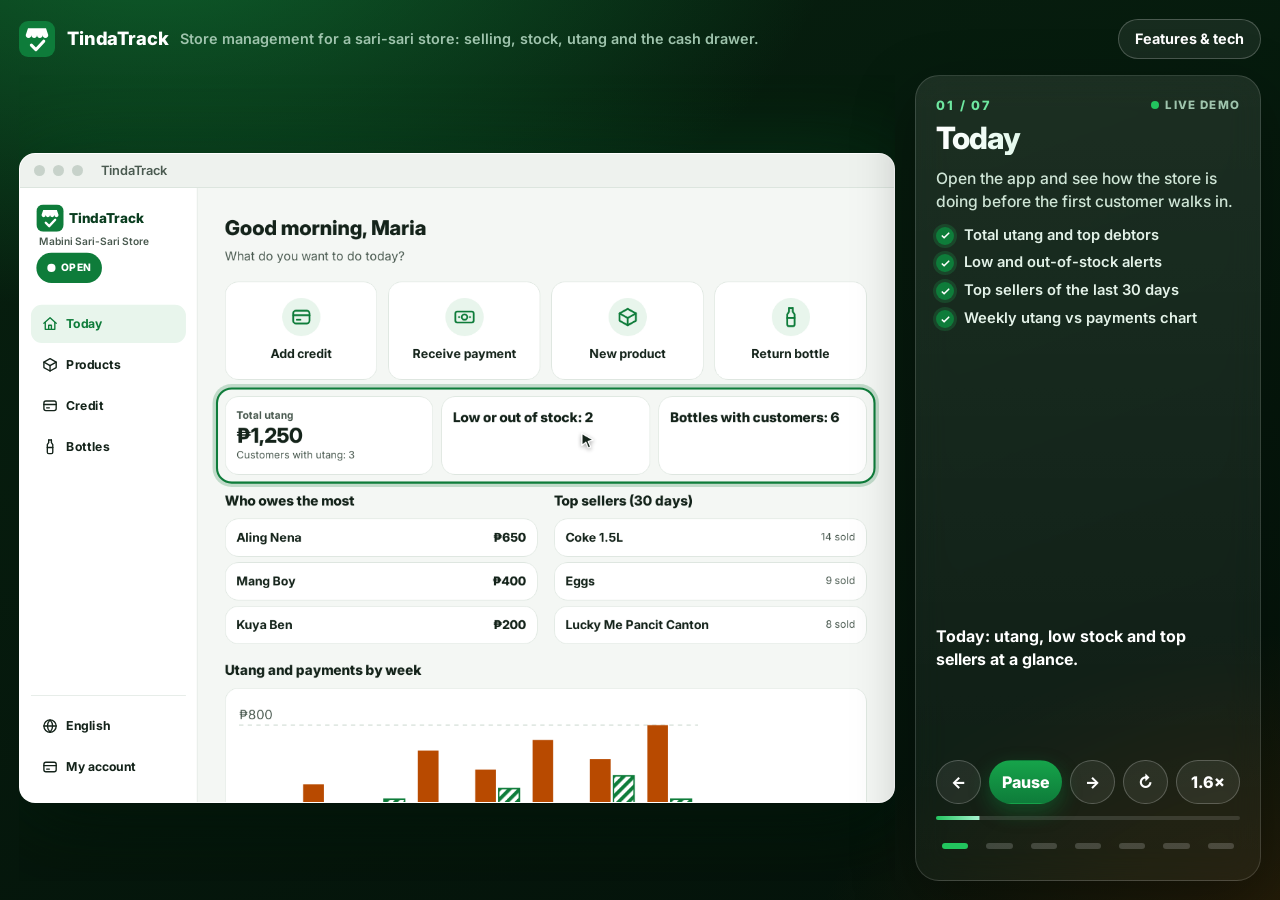
<file: walkthroughs/tindatrack/index.html>
<!doctype html>
<html lang="en">
<head>
<meta charset="utf-8">
<meta name="viewport" content="width=device-width, initial-scale=1">
<title>TindaTrack: Product Walkthrough</title>
<meta name="description" content="A guided tour of TindaTrack, a custom-built store management app for a sari-sari store: selling, stock, utang and the cash drawer.">
<meta property="og:type" content="website">
<meta property="og:title" content="TindaTrack: Product Walkthrough">
<meta property="og:description" content="A guided tour of TindaTrack, a custom-built store management app for a sari-sari store: selling, stock, utang and the cash drawer.">
<meta name="twitter:card" content="summary">
<link rel="icon" href="data:image/svg+xml,%3Csvg xmlns='http://www.w3.org/2000/svg' viewBox='0 0 64 64'%3E%3Crect width='64' height='64' rx='16' fill='%230E7C3A'/%3E%3Cpath d='M16 13H48L52 25a5 5 0 01-10 0a5 5 0 01-10 0a5 5 0 01-10 0a5 5 0 01-10 0Z' fill='%23fff'/%3E%3Cpath d='M22 43l8 8 14-15' fill='none' stroke='%23fff' stroke-width='5.5' stroke-linecap='round' stroke-linejoin='round'/%3E%3C/svg%3E">
<link rel="preconnect" href="https://fonts.googleapis.com">
<link rel="preconnect" href="https://fonts.gstatic.com" crossorigin>
<link rel="stylesheet" href="https://fonts.googleapis.com/css2?family=Inter:wght@400;600;700;800&display=swap">
<style>
/* Tokens copied from src/app/globals.css (@theme) */
:root{
  --primary:#0e7c3a; --primary-dark:#0a3d1f; --primary-tint:#e8f5ec;
  --amber:#b84a00; --amber-tint:#fff1e0; --danger:#b3261e;
  --bg:#f4f7f4; --ink:#14231a; --muted:#4a5a50; --line:#dce5de; --white:#fff;
  --radius-card:1.25rem; --radius-control:1rem;
  --font:Inter,system-ui,sans-serif;
}
*{box-sizing:border-box;margin:0}
html{-webkit-text-size-adjust:100%}
body{background:#04120a;color:var(--ink);font-family:var(--font);font-size:1rem;line-height:1.5;overflow:hidden}
button{font:inherit;color:inherit;cursor:pointer;background:none;border:0}
a{color:inherit}
:focus-visible{outline:3px solid var(--primary);outline-offset:2px}
.sr{position:absolute;width:1px;height:1px;overflow:hidden;clip:rect(0 0 0 0);white-space:nowrap}

/* ---------- walkthrough chrome: one-screen, premium ---------- */
html,body{height:100%}
.x-bg{position:fixed;inset:0;z-index:0;background:radial-gradient(1100px 650px at 12% -10%,rgba(22,163,74,.5),transparent 62%),radial-gradient(900px 600px at 105% 110%,rgba(184,74,0,.24),transparent 60%),linear-gradient(160deg,#07200f,#04120a)}
.x-app{position:relative;z-index:1;height:100vh;height:100dvh;display:flex;flex-direction:column;gap:clamp(8px,1.2vw,16px);padding:clamp(10px,1.5vw,22px);color:#eaf5ee}
.x-top{display:flex;align-items:center;gap:12px;flex:none;min-height:40px}
.x-top svg{flex:none}
.x-name{font-size:1.15rem;font-weight:800;letter-spacing:-.01em;color:#fff}
.x-tag{color:#9fc4ad;font-size:.9rem;font-weight:600;white-space:nowrap;overflow:hidden;text-overflow:ellipsis}
.x-sp{flex:1}
.x-btn{display:inline-flex;align-items:center;justify-content:center;gap:8px;min-height:40px;padding:0 16px;border-radius:999px;border:1px solid rgba(255,255,255,.22);background:rgba(255,255,255,.07);color:#fff;font-weight:700;font-size:.9rem;transition:background .2s}
.x-btn:hover{background:rgba(255,255,255,.15)}
.x-main{flex:1;min-height:0;display:grid;grid-template-columns:minmax(0,1fr) clamp(320px,27vw,400px);gap:clamp(12px,1.6vw,24px)}
.x-stage{position:relative;min-width:0;min-height:0;overflow:hidden;display:flex;align-items:center;justify-content:center}
.device{flex:none}
.device.desktop{border-radius:16px;border:1px solid rgba(255,255,255,.16);background:#fff;box-shadow:0 30px 80px rgba(0,0,0,.55),0 0 90px rgba(22,163,74,.22);overflow:hidden}
.device.phone{border-radius:38px;border:10px solid #0b1a11;background:#0b1a11;box-shadow:0 24px 60px rgba(0,0,0,.6),0 0 0 1px rgba(255,255,255,.14),0 0 70px rgba(22,163,74,.25);overflow:hidden}
.bar{display:flex;align-items:center;gap:8px;height:34px;padding:0 14px;background:#eef2ee;border-bottom:1px solid var(--line)}
.bar i{width:11px;height:11px;border-radius:50%;background:#c7d2ca;display:block}
.bar b{margin-left:10px;font-size:.8rem;color:var(--muted);font-weight:600}
.device.phone .bar{display:none}
.viewport{position:relative;overflow:hidden;touch-action:pan-y;background:var(--bg)}
.canvas{position:absolute;left:0;top:0;transform-origin:0 0;overflow:hidden;background:var(--bg);color:var(--ink);font-family:var(--font);font-size:18px;line-height:1.5}
.x-panel{min-height:0;display:flex;flex-direction:column;gap:12px;padding:20px;border-radius:24px;background:linear-gradient(180deg,rgba(255,255,255,.09),rgba(255,255,255,.04));border:1px solid rgba(255,255,255,.14);box-shadow:0 20px 60px rgba(0,0,0,.35);backdrop-filter:blur(16px);-webkit-backdrop-filter:blur(16px);overflow:hidden}
.x-hd{display:flex;flex-direction:column;gap:6px}
.x-stephead{display:flex;align-items:center;justify-content:space-between;gap:8px}
.x-step{font-size:.8rem;font-weight:800;letter-spacing:.14em;color:#6ee7a0}
.x-live{display:inline-flex;align-items:center;gap:6px;font-size:.72rem;font-weight:800;letter-spacing:.1em;text-transform:uppercase;color:#9fc4ad}
.x-live i{width:8px;height:8px;border-radius:50%;background:#22c55e;box-shadow:0 0 0 0 rgba(34,197,94,.6);animation:pulse 1.8s infinite}
@keyframes pulse{70%{box-shadow:0 0 0 8px rgba(34,197,94,0)}100%{box-shadow:0 0 0 0 rgba(34,197,94,0)}}
.x-title{font-size:clamp(1.6rem,2.4vw,2.1rem);line-height:1.1;font-weight:800;letter-spacing:-.02em;background:linear-gradient(90deg,#fff,#9be7bb);-webkit-background-clip:text;background-clip:text;color:transparent}
.x-desc{color:#cfe5d6;font-size:.98rem;font-weight:500}
.x-funcs{list-style:none;padding:0;display:grid;gap:8px}
.x-funcs li{display:flex;gap:10px;align-items:flex-start;font-size:.92rem;font-weight:600;color:#e3f2e8;line-height:1.35}
.x-funcs li::before{content:"";flex:none;width:18px;height:18px;margin-top:1px;border-radius:50%;background:#0e7c3a url("data:image/svg+xml,%3Csvg xmlns='http://www.w3.org/2000/svg' viewBox='0 0 24 24' fill='none' stroke='white' stroke-width='3.5' stroke-linecap='round' stroke-linejoin='round'%3E%3Cpath d='M5 13l4 4L19 7'/%3E%3C/svg%3E") center/11px no-repeat;box-shadow:0 0 0 3px rgba(34,197,94,.18)}
.x-fill{flex:1;min-height:0}
.caption{font-size:1rem;font-weight:700;color:#fff;min-height:2.9em;line-height:1.4}
.callout{display:grid;grid-template-columns:auto 1fr;gap:4px 10px;align-items:start;min-height:64px;background:rgba(255,255,255,.07);border:1px solid rgba(255,255,255,.16);border-radius:16px;padding:10px 14px;opacity:0;transform:translateY(6px);transition:opacity .3s,transform .3s}
.callout.on{opacity:1;transform:none}
.callout b{font-size:.7rem;letter-spacing:.08em;text-transform:uppercase;color:#ffb27a;background:rgba(255,170,90,.16);border-radius:999px;padding:3px 10px;margin-top:1px}
.callout b.ok{color:#6ee7a0;background:rgba(110,231,160,.16)}
.callout span{font-weight:600;font-size:.95rem;color:#f1faf4}
.controls{display:flex;align-items:center;gap:8px}
.cbtn{min-width:44px;min-height:44px;padding:0 14px;border-radius:999px;border:1px solid rgba(255,255,255,.22);background:rgba(255,255,255,.07);color:#fff;font-weight:800;display:inline-flex;align-items:center;justify-content:center;transition:background .2s}
.cbtn:hover{background:rgba(255,255,255,.16)}
.cbtn.main{flex:1;background:linear-gradient(180deg,#16a34a,#0e7c3a);border-color:transparent;box-shadow:0 8px 20px rgba(14,124,58,.45)}
.cbtn.main:hover{background:linear-gradient(180deg,#1bb255,#11893f)}
.progress{height:4px;border-radius:999px;background:rgba(255,255,255,.12);overflow:hidden}
.progress i{display:block;height:100%;width:100%;background:linear-gradient(90deg,#22c55e,#a7f3d0);transform-origin:0 0;transform:scaleX(0)}
.dots{display:flex;gap:6px;list-style:none;padding:0}
.dots li{flex:1}
.dot{width:100%;min-height:28px;display:flex;align-items:center;justify-content:center;position:relative}
.dot::before{content:"";width:100%;height:6px;border-radius:999px;background:rgba(255,255,255,.18);transition:background .3s}
.dot:hover::before{background:rgba(255,255,255,.4)}
.dot[aria-current="true"]::before{background:#22c55e}
.x-modal{position:fixed;inset:0;z-index:50;display:none;align-items:center;justify-content:center;padding:clamp(12px,3vw,40px);background:rgba(2,10,5,.7);backdrop-filter:blur(8px)}
.x-modal.on{display:flex}
.x-sheet{width:100%;max-width:960px;max-height:100%;overflow:auto;border-radius:24px;background:#0b2315;border:1px solid rgba(255,255,255,.16);padding:clamp(18px,3vw,32px);color:#eaf5ee;box-shadow:0 30px 80px rgba(0,0,0,.6)}
.x-sheet h2{font-size:1.2rem;font-weight:800;margin:22px 0 12px;color:#fff}
.x-shead{display:flex;align-items:center;justify-content:space-between;gap:12px}
.x-shead h2{margin:0}
.grid2{display:grid;gap:10px;grid-template-columns:repeat(auto-fit,minmax(min(100%,260px),1fr));list-style:none;padding:0}
.card2{background:rgba(255,255,255,.06);border:1px solid rgba(255,255,255,.12);border-radius:16px;padding:14px 16px}
.card2 h3{font-size:1rem;font-weight:800;color:#fff}
.card2 p{color:#b9d3c2;margin-top:2px;font-size:.92rem}
.pair{display:grid;gap:4px}
.pair .iss{color:#ffb27a;font-weight:700;font-size:.92rem}
.pair .sol{color:#6ee7a0;font-weight:700;font-size:.92rem}
dl.spec{display:grid;grid-template-columns:minmax(0,8rem) minmax(0,1fr);gap:8px 16px;font-size:.92rem}
dl.spec dt{font-weight:800;color:#fff}
dl.spec dd{color:#b9d3c2;overflow-wrap:anywhere}
.x-foot{margin-top:18px;color:#8fb09b;font-size:.85rem}
@media (max-width:900px){
  .x-main{grid-template-columns:minmax(0,1fr);grid-template-rows:minmax(0,1fr) auto}
  .x-panel{padding:12px 14px;gap:8px;border-radius:18px}
  .x-hd{flex-direction:row;align-items:baseline;gap:10px}
  .x-stephead{justify-content:flex-start}
  .x-live,.x-desc,.x-funcs,.x-fill,.x-tag{display:none}
  .x-title{font-size:1.2rem}
  .caption{font-size:.92rem;min-height:2.6em}
  .callout{min-height:54px;padding:8px 12px}
  .callout span{font-size:.88rem}
  .progress{display:none}
}
@media (max-width:400px){.controls{gap:6px}.cbtn{padding:0 10px;min-width:40px}}
@media (max-width:340px){.controls{flex-wrap:wrap;justify-content:center}.x-top{gap:6px}.x-name{font-size:.95rem}.x-btn{padding:0 10px;font-size:.8rem;white-space:nowrap}.cbtn{min-height:38px}}
@media (min-width:901px) and (max-height:820px){.x-desc{display:none}}
@media (min-width:901px) and (max-height:660px){.x-funcs{display:none}}
@media (max-width:640px){dl.spec{grid-template-columns:1fr}}

/* ---------- recreated app (matches the real Tailwind output) ---------- */
.app{display:flex;width:100%;height:100%;position:relative;background:var(--bg)}
.sidebar{width:260px;flex:none;background:#fff;border-right:1px solid var(--line);padding:24px 16px;display:flex;flex-direction:column;justify-content:space-between}
.sidebar .top>*+*{margin-top:32px}
.sidebar .id{padding:0 8px}
.sidebar .id>*+*{margin-top:4px}
.brandrow{display:flex;align-items:center;gap:8px}
.brandrow span{font-size:20px;line-height:28px;font-weight:800;color:var(--primary-dark)}
.sname{font-size:15px;font-weight:600;color:var(--muted);padding-left:4px;white-space:nowrap;overflow:hidden;text-overflow:ellipsis}
.stat{display:inline-flex;align-items:center;gap:8px;min-height:44px;border-radius:999px;padding:0 16px;font-size:15px;font-weight:800;letter-spacing:.025em;color:#fff;background:var(--primary);margin-top:8px}
.stat.closed{background:var(--amber)}
.stat i{width:12px;height:12px;border-radius:50%;background:#fff;display:block}
.navl{list-style:none;padding:0}.navl>li+li{margin-top:4px}
.sl{display:flex;align-items:center;gap:12px;min-height:56px;border-radius:var(--radius-control);padding:0 16px;font-size:18px;line-height:28px;font-weight:700;color:var(--ink)}
.sl.on{background:var(--primary-tint);color:var(--primary)}
.sl svg{width:24px;height:24px;flex:none}
.sidebar .bot{border-top:1px solid var(--line);padding-top:16px}
.col{flex:1;min-width:0;display:flex;flex-direction:column;height:100%}
.mhead{display:none;align-items:center;justify-content:space-between;gap:12px;padding:12px 16px}
.mhead .l{min-width:0;flex:1}
.pill{display:inline-flex;align-items:center;gap:8px;min-height:44px;flex:none;border-radius:999px;border:2px solid var(--line);background:#fff;padding:0 16px;font-size:15px;font-weight:700;color:var(--ink)}
.pill svg{width:20px;height:20px}
.main{flex:1;overflow:hidden;position:relative}
.page{width:100%;max-width:1100px;margin:0 auto;padding:40px;transition:transform var(--sc,.4s) ease;will-change:transform}
.page>*+*{margin-top:24px}
.bnav{display:none;height:84px;flex:none;border-top:1px solid var(--line);background:#fff;grid-template-columns:repeat(4,1fr);list-style:none;padding:0}
.bnav li{display:flex}
.bnav a{flex:1;display:flex;flex-direction:column;align-items:center;justify-content:center;gap:4px;font-size:15px;font-weight:700;color:var(--muted);text-decoration:none}
.bnav a.on{background:var(--primary-tint);color:var(--primary)}
.bnav svg{width:28px;height:28px}
/* phone layout (the app's own mobile layout, below 768px) */
.phone .sidebar{display:none}
.phone .app{flex-direction:column}
.phone .mhead{display:flex}
.phone .bnav{display:grid}
.phone .page{padding:8px 16px 32px}

h1.ph{font-size:30px;line-height:1.25;font-weight:800;color:var(--ink);overflow-wrap:anywhere}
.hd>*+*{margin-top:8px}
.sub{color:var(--muted)}
.back{display:inline-flex;align-items:center;gap:6px;min-height:44px;font-size:15px;font-weight:700;color:var(--primary-dark)}
.back svg{width:20px;height:20px}
.ico{display:inline-block;flex:none}
.btn{display:inline-flex;align-items:center;justify-content:center;gap:8px;min-height:56px;padding:0 24px;border-radius:var(--radius-control);font-size:18px;line-height:28px;font-weight:700;background:var(--primary);color:#fff;border:2px solid transparent;max-width:28rem;text-align:center}
.btn.sec{border-color:var(--primary);background:#fff;color:var(--primary-dark)}
.btn.amber{background:var(--amber)}
.btn.sm{min-height:44px;padding:0 16px;font-size:16px;line-height:24px}
.btn.w{width:100%;max-width:none}
.btn[disabled],.btn.dis{opacity:.6}
.btn.press,.tile.press,.chipb.press,.choice.press{transform:scale(.97)}
.card{border-radius:var(--radius-card);border:1px solid var(--line);background:#fff;padding:20px}
.card>*+*{margin-top:16px}
.h2{font-size:20px;line-height:28px;font-weight:800}
.h2b{font-size:24px;line-height:32px;font-weight:800}
.t15{font-size:15px}.bold{font-weight:700}.xbold{font-weight:800}.muted{color:var(--muted)}.pdk{color:var(--primary-dark)}.am{color:var(--amber)}
.sum{display:grid;gap:12px;grid-template-columns:repeat(3,1fr);list-style:none;padding:0}
.sum li{margin:0}
.sumc{display:block;height:100%;border-radius:var(--radius-card);border:1px solid var(--line);background:#fff;padding:16px;text-decoration:none}
.two{display:grid;gap:24px;grid-template-columns:1fr 1fr}
.two>*+*{margin-top:0}
.rows{list-style:none;padding:0}.rows>li+li{margin-top:8px}
.row{display:flex;min-height:56px;align-items:center;justify-content:space-between;gap:12px;border-radius:var(--radius-card);border:1px solid var(--line);background:#fff;padding:8px 16px}
.sect>*+*{margin-top:12px}
.tiles{display:grid;gap:12px;grid-template-columns:repeat(4,1fr);list-style:none;padding:0}
.tiles.t4{gap:16px}
.ttile{display:flex;min-height:144px;flex-direction:column;align-items:center;justify-content:center;gap:12px;border-radius:var(--radius-card);border:1px solid var(--line);background:#fff;padding:12px;text-align:center;font-size:18px;line-height:28px;font-weight:700}
.ttile .c{display:flex;width:56px;height:56px;align-items:center;justify-content:center;border-radius:50%;background:var(--primary-tint);color:var(--primary)}
.ttile svg{width:32px;height:32px}
.qs{display:grid;gap:16px;grid-template-columns:repeat(4,1fr);list-style:none;padding:0}
.qcard{display:flex;height:100%;flex-direction:column;gap:12px;border-radius:var(--radius-card);border:1px solid var(--line);background:#fff;padding:16px}
.qcard .n{font-size:18px;line-height:1.375;font-weight:800;overflow-wrap:anywhere}
.qcard .info>*+*{margin-top:4px}
.qcard .info{flex:1}
.seelink{display:inline-flex;min-height:44px;align-items:center;font-weight:700;color:var(--primary-dark);text-decoration:underline}
.between{display:flex;align-items:baseline;justify-content:space-between;gap:12px}
.legend{display:flex;flex-wrap:wrap;gap:4px 20px;list-style:none;padding:0;font-size:15px;font-weight:700}
.legend li{display:flex;align-items:center;gap:8px}.legend svg{width:16px;height:16px}
.field>*+*{margin-top:6px}
.lbl{display:block;font-size:15px;font-weight:700}
.input{display:flex;align-items:center;width:100%;height:56px;border-radius:var(--radius-control);border:2px solid var(--line);background:#fff;padding:0 16px;font-size:20px;line-height:28px;color:var(--ink);overflow:hidden;white-space:nowrap}
.input.big{height:64px;font-size:30px;line-height:36px;font-weight:800}
.input.foc{border-color:var(--primary)}
.input .ph2{color:var(--muted)}
.input .caret{display:none;width:2px;height:60%;background:var(--ink);margin-left:1px}
.input.foc .caret{display:inline-block}
.textarea{height:112px;align-items:flex-start;padding-top:12px;white-space:normal}
.hint{font-size:15px;color:var(--muted)}
.counter{text-align:right;font-size:15px;color:var(--muted)}
.chiprow{display:flex;gap:8px;flex-wrap:wrap}
.tabs{display:flex;flex-wrap:wrap;gap:8px}
.tab{display:inline-flex;min-height:44px;align-items:center;border-radius:999px;border:2px solid var(--line);background:#fff;padding:0 20px;font-size:16px;line-height:24px;font-weight:700;color:var(--ink)}
.tab.on{border-color:var(--primary);background:var(--primary);color:#fff}
.chipb{display:inline-flex;min-height:44px;flex:none;align-items:center;border-radius:999px;border:2px solid var(--line);background:#fff;padding:0 20px;font-size:16px;line-height:24px;font-weight:700;color:var(--ink)}
.chipb.on{border-color:var(--primary);background:var(--primary);color:#fff}
.catrow{display:flex;gap:8px;overflow:hidden}
.svgrid{display:grid;gap:24px;grid-template-columns:1fr 22rem}
.svgrid>*+*{margin-top:0}
.tgrid{display:grid;gap:12px;grid-template-columns:repeat(3,1fr);list-style:none;padding:0}
.tile{display:flex;min-height:112px;width:100%;flex-direction:column;align-items:flex-start;justify-content:space-between;gap:4px;border-radius:var(--radius-card);border:2px solid var(--primary);background:#fff;padding:12px;text-align:left;color:var(--ink)}
.tile .n{font-size:18px;line-height:1.375;font-weight:800;overflow-wrap:anywhere}
.tile .p{font-size:15px;font-weight:700}
.tile .s{font-size:15px;color:var(--muted)}
.tile.out{border-color:var(--line);background:var(--bg);color:var(--muted);opacity:.6}
.cart{align-self:start;border-radius:var(--radius-card);border:2px solid var(--primary);background:#fff}
.cart .hdr{display:flex;align-items:center;justify-content:space-between;gap:12px;padding:12px 16px 0}
.cart .cbtnm{display:none;min-height:44px;align-items:center;font-size:18px;line-height:28px;font-weight:800}
.cart .list{max-height:55dvh;padding:8px 16px 0;overflow:hidden}
.cart .list ul{list-style:none;padding:0;margin:0;padding:8px 0}
.cart .list ul>li+li{margin-top:12px}
.cart .foot2{padding:16px}
.cart .foot2>*+*{margin-top:12px}
.cart .btns{display:grid;gap:12px;grid-template-columns:1fr 1fr}
.line{border-radius:var(--radius-card);border:2px solid var(--line);background:#fff;padding:12px}
.line>*+*{margin-top:8px}
.line .top2{display:flex;align-items:flex-start;justify-content:space-between;gap:12px}
.line .nm{font-size:18px;line-height:1.375;font-weight:800;overflow-wrap:anywhere}
.line .qt{display:flex;align-items:center;gap:12px}
.step{display:inline-flex;width:56px;height:56px;align-items:center;justify-content:center;border-radius:var(--radius-control);border:2px solid var(--primary);background:#fff;font-size:30px;line-height:36px;font-weight:800;color:var(--primary-dark)}
.step.dis{opacity:.4}
.qn{min-width:40px;text-align:center;font-size:24px;line-height:32px;font-weight:800}
.phone .svgrid{grid-template-columns:1fr;padding-bottom:170px}
.phone .cart{position:absolute;left:0;right:0;bottom:0;z-index:20;border-radius:0;border-width:2px 0 0 0;box-shadow:0 -10px 30px rgba(20,35,26,.2)}
.phone .cart .cbtnm{display:inline-flex}
.phone .cart .hdr h2{display:none}
.phone .cart .list{display:none}
.phone .cart.open .list{display:block;max-height:240px}
.phone .tgrid{grid-template-columns:repeat(2,1fr)}
.phone .sum,.phone .two{grid-template-columns:1fr}
.phone .tiles,.phone .qs{grid-template-columns:repeat(2,1fr)}
.phone .qs{gap:12px}
.phone .tiles{gap:12px}
.phone h1.ph{font-size:30px}
.rcpt{border-radius:var(--radius-card);border:2px solid var(--line);background:#fff;padding:24px}
.rcpt>*+*{margin-top:16px}
.rcpt .c{text-align:center}
.rcpt .c>*+*{margin-top:4px}
.ilist{list-style:none;padding:0;border-top:1px solid var(--line);border-bottom:1px solid var(--line)}
.ilist li{display:flex;align-items:baseline;justify-content:space-between;gap:12px;padding:8px 0}
.ilist li+li{border-top:1px solid var(--line)}
.dlr{display:flex;align-items:baseline;justify-content:space-between;gap:12px}
.mid{max-width:28rem;margin-left:auto;margin-right:auto;width:100%}
.mid>*+*{margin-top:16px}
.tbl{overflow:hidden;border-radius:var(--radius-card);border:1px solid var(--line);background:#fff}
.tbl table{width:100%;border-collapse:collapse;text-align:left}
.tbl th{padding:12px 16px;font-size:15px;font-weight:700;color:var(--muted);background:var(--bg);text-align:left}
.tbl td{padding:12px 16px;border-top:1px solid var(--line)}
.tbl .r{text-align:right}
.tbl tr.hl td{background:rgba(232,245,236,.5)}
.rl{font-weight:800;color:var(--primary-dark);text-decoration:underline}
.cards{display:none}
.phone .tbl{display:none}
.phone .cards{display:block;list-style:none;padding:0}
.phone .cards>li{border-radius:var(--radius-card);border:1px solid var(--line);background:#fff;padding:16px}
.phone .cards>li+li{margin-top:12px}
.phone .cards .tt{font-size:20px;line-height:28px;font-weight:800}
.badge{display:inline-block;border-radius:999px;padding:4px 12px;font-size:15px;font-weight:700}
.badge span{display:inline-flex;align-items:center;gap:6px}.badge svg{width:16px;height:16px}
.badge.amber{background:var(--amber-tint);color:var(--amber)}
.badge.green{background:var(--primary-tint);color:var(--primary-dark)}
.rbody{display:grid;gap:16px;grid-template-columns:1fr 16rem}
.rbody>*+*{margin-top:0}
.phone .rbody{grid-template-columns:1fr}
.pad{display:grid;gap:12px;grid-template-columns:repeat(3,1fr);max-width:28rem}
.pad .btn{font-size:24px;line-height:32px;width:100%}
.pad .wide{grid-column:span 3}
.quick{display:grid;gap:12px;grid-template-columns:repeat(3,1fr)}
.quick .btn{width:100%}
.chg{border-radius:var(--radius-card);background:var(--primary-tint);padding:16px;text-align:center}
.chg .a{font-size:18px;line-height:28px;font-weight:700;color:var(--primary-dark)}
.chg .v{font-size:48px;line-height:1;font-weight:800;color:var(--primary-dark)}
.paytot{display:flex;align-items:baseline;justify-content:space-between;font-size:20px;line-height:28px;font-weight:800}
.paytot b{font-size:36px;line-height:40px}
.choice{display:flex;min-height:96px;align-items:center;gap:16px;border-radius:var(--radius-card);border:2px solid var(--line);background:#fff;padding:16px}
.choice.on{border-color:var(--primary);background:var(--primary-tint)}
.choice .t{flex:1}
.choice .nm{display:block;font-size:20px;line-height:28px;font-weight:800}
.choice .ds{display:block;color:var(--muted)}
.choice .rd{display:flex;width:32px;height:32px;flex:none;align-items:center;justify-content:center;border-radius:50%;border:2px solid var(--line);background:#fff;color:#fff}
.choice.on .rd{border-color:var(--primary);background:var(--primary)}
.choice .rd svg{width:20px;height:20px;display:none}.choice.on .rd svg{display:block}
.stack>*+*{margin-top:12px}.stack3>*+*{margin-top:16px}.stack4>*+*{margin-top:20px}
.btnrow{display:flex;gap:12px}
.hide{display:none!important}
.sbalance{font-size:36px;line-height:40px;font-weight:800}

/* overlays */
.ov{position:absolute;inset:0;z-index:40;background:rgba(20,35,26,.6);display:flex;align-items:center;justify-content:center;opacity:0;transition:opacity .25s;pointer-events:none}
.ov.on{opacity:1}
.sheet{width:560px;max-width:100%;max-height:85%;overflow:hidden;background:var(--bg);border-radius:var(--radius-card);box-shadow:0 25px 50px rgba(0,0,0,.25);display:flex;flex-direction:column}
.sheet .sh{display:flex;align-items:center;justify-content:space-between;gap:12px;padding:12px 24px;background:#fff;border-bottom:1px solid var(--line);flex:none}
.sheet .sh h2{font-size:24px;line-height:32px;font-weight:800}
.sheet .sh span{display:inline-flex;min-height:44px;align-items:center;gap:6px;padding:0 12px;font-size:15px;font-weight:700;color:var(--primary-dark)}
.sheet .sh svg{width:20px;height:20px}
.sheet .sb{padding:24px;overflow-y:auto;scroll-behavior:smooth}
.phone .sheet{width:100%;height:100%;max-height:none;border-radius:0}
.phone .sheet .sb{padding:16px}
.dlg{width:calc(100% - 2rem);max-width:480px;max-height:90%;overflow-y:auto;border-radius:var(--radius-card);background:#fff;padding:24px;scroll-behavior:smooth}
.dlg>*+*{margin-top:16px}
.dlg p.m{color:var(--muted)}
.toasts{position:absolute;left:0;right:0;top:12px;margin:0 auto;max-width:520px;width:100%;padding:0 16px;z-index:80;display:flex;flex-direction:column;gap:8px;pointer-events:none}
.toast{display:flex;align-items:flex-start;gap:12px;border-radius:var(--radius-card);border:2px solid var(--primary);background:var(--primary-tint);color:var(--primary-dark);padding:16px;box-shadow:0 10px 15px rgba(0,0,0,.12),0 4px 6px rgba(0,0,0,.08);animation:tin .35s ease both}
.toast svg{width:24px;height:24px;flex:none;margin-top:2px}
.toast p{flex:1;font-weight:600}
.toast .x{width:44px;height:44px;margin:-8px;display:flex;align-items:center;justify-content:center}
.toast .x svg{width:20px;height:20px;margin:0}
@keyframes tin{from{opacity:0;transform:translateY(-12px)}to{opacity:1;transform:none}}
.spot{position:absolute;z-index:60;border-radius:20px;box-shadow:0 0 0 3px var(--primary),0 0 0 8px rgba(14,124,58,.22);opacity:0;transition:opacity .35s;pointer-events:none}
.spot.on{opacity:1}
.cursor{position:absolute;left:0;top:0;z-index:90;pointer-events:none;transition:transform var(--mv,.45s) cubic-bezier(.4,.1,.2,1);will-change:transform}
.cursor svg{width:28px;height:28px;filter:drop-shadow(0 2px 3px rgba(0,0,0,.35));display:block;margin:0}
.cursor .rip{position:absolute;left:-18px;top:-18px;width:36px;height:36px;border-radius:50%;background:rgba(14,124,58,.35);border:2px solid var(--primary);opacity:0;transform:scale(.3)}
.cursor .rip.go{animation:rip .5s ease-out}
@keyframes rip{0%{opacity:.9;transform:scale(.3)}100%{opacity:0;transform:scale(1.6)}}
.phone .cursor svg{display:none}
.phone .cursor .fing{display:block}
.fing{display:none;position:absolute;left:-16px;top:-16px;width:32px;height:32px;border-radius:50%;background:rgba(20,35,26,.35);border:2px solid #fff}
.reduced .cursor,.reduced .spot{display:none}
@media (prefers-reduced-motion:reduce){.page,.cursor,.callout,.ov,.spot{transition:none}.toast{animation:none}}
@media (max-width:640px){dl.spec{grid-template-columns:1fr}}
</style>
</head>
<body>
<a class="sr" href="#player">Skip to the walkthrough</a>
<div class="x-bg" aria-hidden="true"></div>
<div class="x-app">
  <header class="x-top">
    <svg viewBox="0 0 64 64" width="36" height="36" role="img" aria-label="TindaTrack"><rect width="64" height="64" rx="16" fill="#0E7C3A"/><path d="M16 13H48L52 25a5 5 0 01-10 0a5 5 0 01-10 0a5 5 0 01-10 0a5 5 0 01-10 0Z" fill="#fff"/><path d="M22 43l8 8 14-15" fill="none" stroke="#fff" stroke-width="5.5" stroke-linecap="round" stroke-linejoin="round"/></svg>
    <h1 class="x-name">TindaTrack</h1>
    <span class="x-tag">Store management for a sari-sari store: selling, stock, utang and the cash drawer.</span>
    <span class="x-sp"></span>
    <button class="x-btn" id="more" type="button" aria-haspopup="dialog">Features &amp; tech</button>
  </header>

  <main class="x-main">
    <section class="x-stage" id="player" aria-label="Product walkthrough">
      <div class="device desktop" id="device">
        <div class="bar" aria-hidden="true"><i></i><i></i><i></i><b>TindaTrack</b></div>
        <div class="viewport" id="viewport">
          <div class="canvas" id="canvas" aria-hidden="true">
            <div class="app" id="app"></div>
            <div class="ov" id="ov"></div>
            <div class="toasts" id="toasts"></div>
            <div class="spot" id="spot"></div>
            <div class="cursor" id="cursor"><div class="rip" id="rip"></div><div class="fing"></div><svg viewBox="0 0 24 24"><path d="M5 3l14 8-6 2 3 7-3 1-3-7-5 4z" fill="#14231a" stroke="#fff" stroke-width="1.5" stroke-linejoin="round"/></svg></div>
          </div>
        </div>
      </div>
    </section>

    <aside class="x-panel" aria-label="Walkthrough guide">
      <div class="x-hd">
        <div class="x-stephead"><span class="x-step" id="stepn">01 / 07</span><span class="x-live"><i></i>Live demo</span></div>
        <h2 class="x-title" id="stitle">Today</h2>
      </div>
      <p class="x-desc" id="sdesc"></p>
      <ul class="x-funcs" id="sfuncs"></ul>
      <div class="x-fill"></div>
      <p class="caption" id="caption" aria-live="polite"></p>
      <div class="callout" id="callout"><b id="ctag">Problem</b><span id="ctext"></span></div>
      <div class="controls" role="group" aria-label="Walkthrough controls">
        <button class="cbtn" id="prev" type="button" aria-label="Previous scene" title="Previous">&#8592;</button>
        <button class="cbtn main" id="play" type="button" aria-label="Pause">Pause</button>
        <button class="cbtn" id="next" type="button" aria-label="Next scene" title="Next">&#8594;</button>
        <button class="cbtn" id="replay" type="button" aria-label="Replay this scene" title="Replay">&#8635;</button>
        <button class="cbtn" id="speed" type="button" aria-label="Change speed" title="Speed">1.6×</button>
      </div>
      <div class="progress" aria-hidden="true"><i id="prog"></i></div>
      <ol class="dots" id="dots" aria-label="Scenes"></ol>
    </aside>
  </main>
</div>

<div class="x-modal" id="modal" role="dialog" aria-modal="true" aria-labelledby="kf">
  <div class="x-sheet">
    <div class="x-shead"><h2 id="kf">Key features</h2><button class="x-btn" id="closeModal" type="button">Close</button></div>
    <ul class="grid2" style="margin-top:12px">
      <li class="card2"><h3>Today dashboard</h3><p>Total utang, low stock, top sellers and a weekly chart.</p></li>
      <li class="card2"><h3>Quick sell</h3><p>Sell 1 on a favorite makes a cash sale with a receipt.</p></li>
      <li class="card2"><h3>Store View cashier</h3><p>Tiles, sizes, cart, Other item, payment and live change.</p></li>
      <li class="card2"><h3>Receipts log</h3><p>Every sale by date, with search and the full receipt.</p></li>
      <li class="card2"><h3>Open and close the store</h3><p>Cash count with Short, Over or Balanced, plus closing history.</p></li>
      <li class="card2"><h3>Utang ledger</h3><p>Customer balances, utang history and partial payments.</p></li>
      <li class="card2"><h3>English and Filipino</h3><p>Every screen is available in both languages.</p></li>
    </ul>
    <h2>Problems solved</h2>
    <ul class="grid2">
      <li class="card2 pair"><span class="iss">Quick sell lowered stock but left no record of the sale.</span><span class="sol">Every sale is a receipt and moves the expected cash.</span></li>
      <li class="card2 pair"><span class="iss">A bad connection could save the same sale twice.</span><span class="sol">Each sale has its own request id, so a retry saves once.</span></li>
      <li class="card2 pair"><span class="iss">Selling more than the stock.</span><span class="sol">The sale is refused, and the short lines are marked.</span></li>
      <li class="card2 pair"><span class="iss">Forgotten or unchecked cash counts.</span><span class="sol">Closing needs a count and a note when it is Short or Over.</span></li>
    </ul>
    <h2>Tech and deployment</h2>
    <dl class="spec">
      <dt>Front end</dt><dd>Next.js 16 (App Router), React 19, TypeScript, Tailwind CSS 4, Inter font</dd>
      <dt>Data</dt><dd>TanStack Query talking to a separate REST API</dd>
      <dt>Auth</dt><dd>Supabase email and password login (the API verifies the token)</dd>
      <dt>Security</dt><dd>Nonce-based Content-Security-Policy and security headers</dd>
      <dt>Quality</dt><dd>Vitest unit tests, Playwright end-to-end tests, ESLint, knip, GitHub Actions CI</dd>
      <dt>Hosting</dt><dd>Not published as a public site</dd>
      <dt>Status</dt><dd>Private, custom-built project. Source code available on request.</dd>
    </dl>
    <p class="x-foot">All data in this walkthrough is made up. No real store or customer data is shown.</p>
  </div>
</div>

<script>
(function () {
"use strict";
var $ = function (s, r) { return (r || document).querySelector(s); };
var reduce = window.matchMedia && window.matchMedia("(prefers-reduced-motion: reduce)").matches;

/* ---------- state ---------- */
var SPEEDS = [{ l: "1×", v: 1 }, { l: "1.6×", v: 0.62 }, { l: "2.4×", v: 0.42 }], SP = 1, SPEED = SPEEDS[SP].v;
var S = { i: 0, paused: false, token: 0, mode: "desktop", scale: 1, lang: "en", open: true, resume: null, y: 0 };
var SIZE = { desktop: { w: 1280, h: 800 }, phone: { w: 390, h: 800 } };
var els = { stage: $("#player"), device: $("#device"), viewport: $("#viewport"), canvas: $("#canvas"), app: $("#app"), ov: $("#ov"), toasts: $("#toasts"), spot: $("#spot"), cursor: $("#cursor"), rip: $("#rip"), caption: $("#caption"), callout: $("#callout"), ctag: $("#ctag"), ctext: $("#ctext"), prog: $("#prog"), dots: $("#dots"), play: $("#play") };
if (reduce) document.documentElement.classList.add("reduced");

/* ---------- text (copied from src/lib/i18n/messages.ts) ---------- */
var T = {
  en: { today: "Today", products: "Products", credit: "Credit", bottles: "Bottles", account: "My account", langName: "English",
    greet: "Good morning, Maria", sub: "What do you want to do today?", addCredit: "Add credit", recv: "Receive payment", newProd: "New product", retBottle: "Return bottle",
    totalUtang: "Total utang", debtors: "Customers with utang: 3", low: "Low or out of stock: 2", bott: "Bottles with customers: 6", topDeb: "Who owes the most", topSell: "Top sellers (30 days)", sold: " sold",
    weekly: "Utang and payments by week", added: "Utang added", paid: "Paid", quick: "Quick sell", seeAll: "See all products", per: "per", left: " left", sell1: "Sell 1", add1: "Add 1", out: "Out of stock",
    open: "OPEN", closed: "CLOSED", pc: "Piece", bottle: "Bottle", kg: "Kilo", pack: "Pack", ln: "Language", favs: "Favorites" },
  fil: { today: "Ngayon", products: "Paninda", credit: "Utang", bottles: "Bote", account: "Aking account", langName: "Filipino",
    greet: "Magandang umaga, Maria", sub: "Ano ang gagawin mo ngayon?", addCredit: "Dagdag utang", recv: "Tumanggap ng bayad", newProd: "Bagong paninda", retBottle: "Ibalik ang bote",
    totalUtang: "Kabuuang utang", debtors: "May utang na customer: 3", low: "Paubos o ubos na ang stock: 2", bott: "Bote sa mga customer: 6", topDeb: "Pinakamalaking may utang", topSell: "Pinakamabenta (30 araw)", sold: " ang nabenta",
    weekly: "Utang at bayad kada linggo", added: "Dagdag utang", paid: "Bayad", quick: "Mabilis na benta", seeAll: "Tingnan ang lahat ng paninda", per: "kada", left: " ang natitira", sell1: "Magbenta ng 1", add1: "Dagdag 1", out: "Ubos na ang stock",
    open: "BUKAS", closed: "SARADO", pc: "Piraso", bottle: "Bote", kg: "Kilo", pack: "Balot", ln: "Wika", favs: "Mga Paborito" }
};
function tx() { return T[S.lang]; }

/* ---------- helpers ---------- */
function peso(c) { var s = c < 0 ? "-" : "", a = Math.abs(Math.round(c)), p = Math.floor(a / 100).toString().replace(/\B(?=(\d{3})+(?!\d))/g, ","), k = a % 100; return s + "₱" + p + (k === 0 ? "" : "." + String(k).padStart(2, "0")); }
function esc(s) { return String(s).replace(/[&<>"]/g, function (c) { return { "&": "&amp;", "<": "&lt;", ">": "&gt;", '"': "&quot;" }[c]; }); }
var ICON = {
  today: '<path d="M3 11l9-8 9 8"/><path d="M5 10v10h14V10"/><path d="M10 20v-6h4v6"/>',
  products: '<path d="M21 8l-9-5-9 5 9 5 9-5z"/><path d="M3 8v8l9 5 9-5V8"/><path d="M12 13v8"/>',
  credit: '<rect x="3" y="5" width="18" height="14" rx="3"/><path d="M3 10h18"/><path d="M7 15h4"/>',
  bottles: '<path d="M10 2h4"/><path d="M10 2v4l-2 3v11a2 2 0 002 2h4a2 2 0 002-2V9l-2-3V2"/><path d="M8 13h8"/>',
  globe: '<circle cx="12" cy="12" r="9"/><path d="M3 12h18"/><path d="M12 3c2.5 2.7 3.8 5.7 3.8 9s-1.3 6.3-3.8 9c-2.5-2.7-3.8-5.7-3.8-9S9.5 5.7 12 3z"/>',
  cash: '<rect x="2" y="6" width="20" height="12" rx="2"/><circle cx="12" cy="12" r="3"/><path d="M6 12h.01M18 12h.01"/>',
  check: '<path d="M5 13l4 4L19 7"/>', close: '<path d="M6 6l12 12"/><path d="M18 6L6 18"/>',
  info: '<circle cx="12" cy="12" r="9"/><path d="M12 11v5"/><path d="M12 8h.01"/>',
  alert: '<path d="M12 3l10 18H2L12 3z"/><path d="M12 10v5"/><path d="M12 18h.01"/>',
  back: '<path d="M19 12H5"/><path d="M11 6l-6 6 6 6"/>'
};
function ic(n, cls) { return '<svg class="ico ' + (cls || "") + '" viewBox="0 0 24 24" fill="none" stroke="currentColor" stroke-width="2" stroke-linecap="round" stroke-linejoin="round" aria-hidden="true" focusable="false" width="24" height="24">' + ICON[n] + "</svg>"; }
function logo(sz) { return '<svg viewBox="0 0 64 64" width="' + sz + '" height="' + sz + '"><rect width="64" height="64" rx="16" fill="#0E7C3A"/><path d="M16 13H48L52 25a5 5 0 01-10 0a5 5 0 01-10 0a5 5 0 01-10 0a5 5 0 01-10 0Z" fill="#fff"/><path d="M22 43l8 8 14-15" fill="none" stroke="#fff" stroke-width="5.5" stroke-linecap="round" stroke-linejoin="round"/></svg>'; }
function brand() { return '<div class="brandrow">' + logo(40) + "<span>TindaTrack</span></div>"; }
function badgeStat() { var t = tx(); return '<span class="stat' + (S.open ? "" : " closed") + '" id="stat"><i></i>' + (S.open ? t.open : t.closed) + "</span>"; }

/* ---------- shell: sidebar (desktop) or header + bottom tabs (phone) ---------- */
function paintShell(active) {
  var t = tx(), nav = [["today", t.today], ["products", t.products], ["credit", t.credit], ["bottles", t.bottles]];
  var side = '<nav class="sidebar"><div class="top"><div class="id">' + brand() + '<p class="sname">Mabini Sari-Sari Store</p>' + badgeStat() + '</div><ul class="navl">' +
    nav.map(function (n) { return '<li><span class="sl' + (active === n[0] ? " on" : "") + '" data-nav="' + n[0] + '">' + ic(n[0]) + n[1] + "</span></li>"; }).join("") +
    '</ul></div><ul class="navl bot"><li><span class="sl' + (active === "language" ? " on" : "") + '" data-nav="language">' + ic("globe") + "<span>" + t.langName + '</span></span></li><li><span class="sl">' + ic("credit") + t.account + "</span></li></ul></nav>";
  var head = '<header class="mhead"><div class="l">' + brand() + '<p class="sname" style="padding-top:4px">Mabini Sari-Sari Store</p>' + badgeStat().replace('id="stat"', 'id="stat2"') + '</div><span class="pill" data-nav="language">' + ic("globe") + t.langName + "</span></header>";
  var bn = '<ul class="bnav">' + nav.map(function (n) { return '<li><a class="' + (active === n[0] ? "on" : "") + '" data-nav="' + n[0] + '">' + ic(n[0], "") .replace('width="24" height="24"', 'width="28" height="28"') + n[1] + "</a></li>"; }).join("") + "</ul>";
  els.app.innerHTML = side + '<div class="col">' + head + '<div class="main" id="main"><div class="page" id="page"></div></div>' + bn + "</div>";
}
function paintPage(html) { var oc = $("#main > #cartHost"); if (oc) oc.remove(); S.y = 0; var p = $("#page"); p.style.transition = "none"; p.style.transform = "translateY(0)"; p.innerHTML = html; void p.offsetHeight; p.style.transition = ""; }
function refreshBadge() { var t = tx(); ["stat", "stat2"].forEach(function (id) { var e = document.getElementById(id); if (e) { e.className = "stat" + (S.open ? "" : " closed"); e.innerHTML = "<i></i>" + (S.open ? t.open : t.closed); } }); }
function header(title, sub, back) { return '<header class="hd">' + (back ? '<span class="back">' + ic("back") + back + "</span>" : "") + '<h1 class="ph">' + title + "</h1>" + (sub ? '<p class="sub">' + sub + "</p>" : "") + "</header>"; }
function tabs(on) { var n = ["Product list", "Store View", "Receipts"]; return '<div class="tabs">' + n.map(function (x, i) { return '<span class="tab' + (i === on ? " on" : "") + '" data-tab="' + i + '">' + x + "</span>"; }).join("") + "</div>"; }
function field(label, val, o) { o = o || {}; return '<div class="field"' + (o.id ? ' id="' + o.id + '"' : "") + '><span class="lbl">' + label + '</span><div class="input' + (o.big ? " big" : "") + '" data-in="' + (o.in || "") + '"><span class="v">' + esc(val || "") + '</span><span class="caret"></span></div></div>'; }
function btn(label, o) { o = o || {}; return '<span class="btn' + (o.sec ? " sec" : "") + (o.sm ? " sm" : "") + (o.w ? " w" : "") + (o.amber ? " amber" : "") + (o.dis ? " dis" : "") + '"' + (o.id ? ' id="' + o.id + '"' : "") + ">" + label + "</span>"; }

/* ---------- Today ---------- */
var QS = [
  { id: "coke", n: "Coke 1.5L", price: 6500, stock: 20, u: "bottle" },
  { id: "lucky", n: "Lucky Me Pancit Canton", price: 1500, stock: 36, u: "pack" },
  { id: "eggs", n: "Eggs", price: 1000, stock: 0, u: "pc" },
  { id: "sugar", n: "Sugar 1kg", price: 7000, stock: 14, u: "kg" }
];
function chart() {
  var wk = ["Sep 28", "Oct 5", "Oct 12", "Oct 19", "Oct 26", "Nov 2", "Nov 9", "Nov 16"], cr = [35000, 52000, 41000, 68000, 59000, 73000, 64000, 80000], pd = [20000, 30000, 45000, 40000, 50000, 42000, 56000, 45000];
  var W = 320, H = 160, TOP = 16, BOT = 26, PLOT = H - TOP - BOT, max = Math.max.apply(null, cr.concat(pd)), gw = W / 8, bw = Math.min(16, gw * 0.36);
  function ratio(v) { return v <= 0 ? 0 : Math.max(0.02, Math.min(1, v / max)); }
  var out = '<svg viewBox="0 0 320 160" style="width:100%;height:auto;display:block" aria-hidden="true"><defs><pattern id="stp" width="5" height="5" patternUnits="userSpaceOnUse" patternTransform="rotate(45)"><rect width="5" height="5" fill="#fff"/><rect width="2.5" height="5" fill="#0e7c3a"/></pattern></defs>' +
    '<line x1="0" x2="320" y1="' + (TOP + PLOT) + '" y2="' + (TOP + PLOT) + '" stroke="#dce5de" stroke-width="1"/><line x1="0" x2="320" y1="' + TOP + '" y2="' + TOP + '" stroke="#dce5de" stroke-dasharray="3 3" stroke-width="1"/><text x="0" y="' + (TOP - 4) + '" fill="#4a5a50" font-size="9">' + peso(max) + "</text>";
  wk.forEach(function (w, i) { var c = i * gw + gw / 2, a = ratio(cr[i]) * PLOT, b = ratio(pd[i]) * PLOT;
    out += '<rect x="' + (c - bw - 1) + '" y="' + (TOP + PLOT - a) + '" width="' + bw + '" height="' + a + '" fill="#b84a00"/><rect x="' + (c + 1) + '" y="' + (TOP + PLOT - b) + '" width="' + bw + '" height="' + b + '" fill="url(#stp)" stroke="#0e7c3a" stroke-width="1"/><text x="' + c + '" y="152" text-anchor="middle" fill="#4a5a50" font-size="9">' + w + "</text>"; });
  return out + "</svg>";
}
function qcard(p, o) {
  var t = tx(), out = p.stock <= 0, lowc = p.stock > 0 && p.stock <= 5;
  var unit = t[p.u];
  return '<li class="qcard" data-q="' + p.id + '"><div class="info"><p class="n">' + p.n + '</p><p class="t15 muted">' + peso(p.price) + " " + t.per + " " + unit + '</p><p class="t15 bold ' + (out || lowc ? "am" : "pdk") + '" data-stock="' + p.id + '">' + (S.lang === "en" ? p.stock + t.left : p.stock + t.left) + "</p></div>" +
    btn(out ? t.out : t.sell1, { w: 1, id: "sell-" + p.id, dis: out }) + btn(t.add1, { sec: 1, sm: 1, w: 1 }) + "</li>";
}
function todayHTML() {
  var t = tx();
  var tile = function (ic2, label) { return '<li><span class="ttile"><span class="c">' + ic(ic2).replace('width="24" height="24"', 'width="32" height="32"') + "</span>" + label + "</span></li>"; };
  return header(t.greet, t.sub) +
    '<ul class="tiles t4" id="tiles">' + tile("credit", t.addCredit) + tile("cash", t.recv) + tile("products", t.newProd) + tile("bottles", t.retBottle) + "</ul>" +
    '<section class="sect" style="margin-top:24px"><div id="cards"><ul class="sum"><li><span class="sumc"><span class="t15 bold muted" style="display:block">' + t.totalUtang + '</span><span style="display:block;font-size:30px;line-height:36px;font-weight:800">' + peso(125000) + '</span><span class="t15 muted" style="display:block">' + t.debtors + '</span></span></li><li><span class="sumc"><span class="h2" style="display:block">' + t.low + '</span></span></li><li><span class="sumc"><span class="h2" style="display:block">' + t.bott + "</span></span></li></ul></div>" +
    '<div class="two" style="margin-top:24px"><section class="sect"><h2 class="h2">' + t.topDeb + '</h2><ul class="rows" id="debt"><li class="row"><span class="bold">Aling Nena</span><span style="font-size:18px;line-height:28px;font-weight:800">' + peso(65000) + '</span></li><li class="row"><span class="bold">Mang Boy</span><span style="font-size:18px;line-height:28px;font-weight:800">' + peso(40000) + '</span></li><li class="row"><span class="bold">Kuya Ben</span><span style="font-size:18px;line-height:28px;font-weight:800">' + peso(20000) + "</span></li></ul></section>" +
    '<section class="sect"><h2 class="h2">' + t.topSell + '</h2><ul class="rows"><li class="row"><span class="bold">Coke 1.5L</span><span class="t15 muted">14' + t.sold + '</span></li><li class="row"><span class="bold">Eggs</span><span class="t15 muted">9' + t.sold + '</span></li><li class="row"><span class="bold">Lucky Me Pancit Canton</span><span class="t15 muted">8' + t.sold + "</span></li></ul></section></div></section>" +
    '<section class="sect"><h2 class="h2">' + t.weekly + '</h2><div class="card" id="chart"><div style="max-width:42rem"><div class="stack">' + chart() + '<ul class="legend"><li><svg viewBox="0 0 16 16"><rect width="16" height="16" fill="#b84a00"/></svg>' + t.added + '</li><li><svg viewBox="0 0 16 16"><rect width="16" height="16" fill="url(#stp)" stroke="#0e7c3a"/></svg>' + t.paid + "</li></ul></div></div></div></section>" +
    '<section class="sect" id="quick"><div class="between"><h2 class="h2">' + t.quick + '</h2><span class="seelink">' + t.seeAll + '</span></div><ul class="qs" id="qs">' + QS.map(function (p) { return qcard(p); }).join("") + "</ul></section>";
}

/* ---------- Store View ---------- */
var PRODS = [
  { id: "coke", n: "Coke 1.5L", price: 6500, stock: 20 }, { id: "lucky", n: "Lucky Me Pancit Canton", price: 1500, stock: 36 },
  { id: "eggs", n: "Eggs", price: 1000, stock: 0 }, { id: "marl", n: "Marlboro", group: true, sizes: [{ id: "stick", label: "Stick", price: 800, stock: 120 }, { id: "packm", label: "Pack", price: 16000, stock: 8 }] },
  { id: "sugar", n: "Sugar 1kg", price: 7000, stock: 14 }
];
function tileHTML(p, scope) {
  var out = !p.group && p.stock <= 0, sub;
  if (p.group) sub = '<span class="p">From ' + peso(Math.min.apply(null, p.sizes.map(function (s) { return s.price; }))) + '</span><span class="s">' + p.sizes.length + " sizes</span>";
  else sub = '<span class="p">' + peso(p.price) + '</span><span class="s">' + (out ? "Out of stock" : p.stock + " left") + "</span>";
  return '<li><span class="tile' + (out ? " out" : "") + '" data-tile="' + scope + "-" + p.id + '"><span class="n">' + p.n + "</span>" + sub + "</span></li>";
}
function lineHTML(l) {
  var dis1 = l.qty <= 1;
  return '<li class="line" data-line="' + l.id + '"><div class="top2"><div><p class="nm">' + esc(l.name) + '</p><p class="t15 muted">' + peso(l.price) + '</p></div>' + btn("Remove", { sec: 1, sm: 1 }) + '</div><div class="qt"><span class="step' + (dis1 ? " dis" : "") + '">−</span><span class="qn">' + l.qty + '</span><span class="step">+</span><span style="margin-left:auto;font-size:20px;line-height:28px;font-weight:800">' + peso(l.price * l.qty) + "</span></div></li>";
}
var SV = { cart: [], open: false };
function svTotal() { return SV.cart.reduce(function (s, l) { return s + l.price * l.qty; }, 0); }
function cartHTML() {
  var n = SV.cart.length, tot = svTotal(), emp = n === 0;
  return '<aside class="cart' + (SV.open ? " open" : "") + '" id="cart"><div class="hdr"><h2 class="h2">Cart</h2><span class="cbtnm" id="cartToggle">Cart (' + n + ")</span>" + (emp ? "" : btn("Clear cart", { sec: 1, sm: 1 })) + '</div><div class="list" id="cartList">' +
    (emp ? '<p class="muted" style="padding:12px 0">The cart is empty. Tap an item to add it.</p>' : "<ul>" + SV.cart.map(lineHTML).join("") + "</ul>") + '</div><div class="foot2"><p class="between h2"><span>Total</span><span id="cartTotal">' + peso(tot) + '</span></p><div class="btns">' + btn("Other item", { sec: 1, w: 1, id: "otherBtn" }) + btn("Charge " + peso(tot), { w: 1, id: "chargeBtn", dis: emp }) + "</div></div></aside>";
}
function storeViewHTML() {
  var favs = [PRODS[0], PRODS[1]];
  return tabs(1) + header("Store View", "Tap an item to sell it.") +
    '<div class="svgrid"><div class="stack4" style="min-width:0">' + field("Search items", "", { in: "search" }) +
    '<section class="sect"><h2 class="h2">Favorites</h2><ul class="tgrid" id="favs">' + favs.map(function (p) { return tileHTML(p, "fav"); }).join("") + "</ul></section>" +
    '<div class="catrow"><span class="chipb on">All categories</span><span class="chipb">Soft drinks</span><span class="chipb">Noodles</span><span class="chipb">Cigarettes</span><span class="chipb">Eggs &amp; fresh</span></div>' +
    '<ul class="tgrid" id="items">' + PRODS.map(function (p) { return tileHTML(p, "item"); }).join("") + "</ul></div><div id=\"cartHost\">" + cartHTML() + "</div></div>";
}
function dockCart() { if (S.mode !== "phone") return; var h = $("#cartHost"); if (h) $("#main").appendChild(h); }
function repaintCart() { $("#cartHost").innerHTML = cartHTML(); }
function addLine(id, name, price) { var f = SV.cart.filter(function (l) { return l.id === id; })[0]; if (f) f.qty++; else SV.cart.push({ id: id, name: name, price: price, qty: 1 }); repaintCart(); }

function receiptCard(r) {
  return '<article class="rcpt" id="rcpt"><div class="c"><p class="h2b" style="font-size:20px;line-height:28px;font-weight:800">Mabini Sari-Sari Store</p><p class="muted">' + r.when + '</p><p class="bold" style="font-size:18px;line-height:28px">Receipt no. <span>' + r.no + '</span></p></div><ul class="ilist">' +
    r.items.map(function (i) { return '<li><span><span class="bold">' + i[0] + '</span><span class="t15 muted" style="display:block">' + i[1] + " × " + peso(i[2]) + '</span></span><span class="bold">' + peso(i[1] * i[2]) + "</span></li>"; }).join("") +
    '</ul><div class="stack" style="font-size:18px;line-height:28px"><p class="dlr" style="font-size:24px;line-height:32px;font-weight:800"><span>Total</span><span>' + peso(r.total) + '</span></p><p class="dlr"><span>Paid</span><span>' + peso(r.paid) + '</span></p><p class="dlr xbold pdk"><span>Change</span><span id="rchange">' + peso(r.paid - r.total) + "</span></p></div></article>";
}
var R2 = { no: "20261116-0002", when: "Nov 16, 2026, 9:05 AM", total: 7800, paid: 10000, items: [["Coke 1.5L", 1, 6500], ["Marlboro Stick", 1, 800], ["Ice", 1, 500]] };
var R1 = { no: "20261116-0001", when: "Nov 16, 2026, 8:12 AM", total: 6500, paid: 6500, items: [["Coke 1.5L", 1, 6500]] };
var RECS = [
  { r: { no: "20261116-0004", when: "Nov 16, 2026, 10:15 AM", total: 4500, paid: 5000, items: [["Lucky Me Pancit Canton", 3, 1500]] }, id: "4" },
  { r: { no: "20261116-0003", when: "Nov 16, 2026, 9:40 AM", total: 6000, paid: 6000, items: [["Eggs", 6, 1000]] }, id: "3" },
  { r: R2, id: "2" }, { r: R1, id: "1" }
];

/* ---------- Receipts log ---------- */
function logHTML(q, hlId) {
  var rows = RECS.filter(function (x) { return !q || x.r.items.some(function (i) { return i[0].toLowerCase().indexOf(q.toLowerCase()) >= 0; }) || x.r.no.indexOf(q) >= 0; });
  var trs = rows.map(function (x) { return '<tr class="' + (x.id === hlId ? "hl" : "") + '" data-rec="' + x.id + '"><td><span class="rl">' + x.r.no + '</span></td><td>' + x.r.when.replace("Nov 16, 2026, ", "Nov 16, 2026, ") + '</td><td class="r bold">' + peso(x.r.total) + "</td></tr>"; }).join("");
  var cards = rows.map(function (x) { return '<li data-rec="' + x.id + '"><p class="tt"><span class="rl">' + x.r.no + '</span></p><div class="between" style="margin-top:8px"><span class="t15 bold muted">Time</span><span>' + x.r.when.replace("Nov 16, 2026, ", "") + '</span></div><div class="between"><span class="t15 bold muted">Total</span><span class="bold">' + peso(x.r.total) + "</span></div></li>"; }).join("");
  return tabs(2) + header("Receipts", "Every sale, newest first.") + '<div class="rbody"><div>' + field("Search receipt no. or item", q || "", { in: "rsearch" }) + '</div><div class="stack">' + field("Date", "11/16/2026") + btn("Show all days", { sec: 1, sm: 1, w: 1 }) + "</div></div>" +
    '<div class="tbl"><table><thead><tr><th>Receipt no.</th><th>Time</th><th class="r">Total</th></tr></thead><tbody id="rtbody">' + trs + '</tbody></table></div><ul class="cards">' + cards + "</ul>";
}

/* ---------- Close store ---------- */
var CL = { counted: "", note: "", expected: 74800 };
function diffHTML() { if (CL.counted === "") return "-"; var d = Math.round(parseFloat(CL.counted) * 100) - CL.expected; if (d === 0) return '<strong class="pdk" data-d="balanced">Balanced</strong>'; return '<strong class="' + (d < 0 ? "am" : "pdk") + '" data-d="' + (d < 0 ? "short" : "over") + '">' + (d < 0 ? "Short " : "Over ") + peso(Math.abs(d)) + "</strong>"; }
function closeHTML() {
  var keys = ["1", "2", "3", "4", "5", "6", "7", "8", "9", ".", "0", "00"];
  var needNote = CL.counted !== "" && Math.round(parseFloat(CL.counted) * 100) !== CL.expected;
  return header("Close the store", "", "Store") + '<div class="stack3"><div class="card"><h2 class="h2b">Count the cash in the drawer.</h2><div class="stack3"><div class="quickx">' + field("Counted cash (₱)", CL.counted, { big: 1, in: "counted" }) + '</div><div class="pad" id="pad">' + keys.map(function (k) { return '<span class="btn sec" data-key="' + k + '">' + k + "</span>"; }).join("") + '<span class="btn sec wide">⌫</span></div></div>' + btn("Count by bills and coins", { sec: 1, sm: 1 }) + "</div>" +
    '<div class="card" id="diffcard"><dl class="stack" style="margin:0"><div class="between"><dt class="t15 bold muted">Expected</dt><dd class="xbold" style="font-size:20px;line-height:28px;font-weight:700">' + peso(CL.expected) + '</dd></div><div class="between"><dt class="t15 bold muted">Counted</dt><dd id="cnt" style="font-size:20px;line-height:28px;font-weight:700">' + (CL.counted === "" ? "-" : peso(Math.round(parseFloat(CL.counted) * 100))) + '</dd></div><div class="between" style="border-top:1px solid var(--line);padding-top:8px"><dt class="t15 bold muted">Difference</dt><dd id="diff" style="font-size:24px;line-height:32px;font-weight:800">' + diffHTML() + "</dd></div></dl></div>" +
    (needNote ? '<div class="field" id="noteBox"><span class="lbl">Note about the difference</span><p class="hint">Required when the count is Short or Over. Say what may have happened.</p><div class="input textarea" data-in="note"><span class="v">' + esc(CL.note) + '</span><span class="caret"></span></div><p class="counter">' + CL.note.length + " / 200</p></div>" : "") +
    btn("Close store", { id: "closeBtn" }) + "</div>";
}

/* ---------- Utang ---------- */
var UT = { balance: 65000, rows: [{ d: "Nov 3, 2026", note: "Groceries", total: 40000, bal: 40000, st: "UNPAID" }, { d: "Oct 28, 2026", note: "Rice and eggs", total: 50000, bal: 25000, st: "PARTIAL" }] };
function badgeHTML(st) { var m = { UNPAID: ["amber", "alert", "Unpaid"], PARTIAL: ["amber", "info", "Partly paid"], PAID: ["green", "check", "Paid"] }[st]; return '<span class="badge ' + m[0] + '"><span>' + ic(m[1]).replace('width="24" height="24"', 'width="16" height="16"') + m[2] + "</span></span>"; }
function utangHTML() {
  var trs = UT.rows.map(function (r, i) { return '<tr data-row="' + i + '"><td>' + r.d + "</td><td>" + r.note + '</td><td class="r">' + peso(r.total) + '</td><td class="r"><strong>' + peso(r.bal) + "</strong></td><td>" + badgeHTML(r.st) + "</td><td>" + btn("View", { sec: 1, sm: 0 }) + "</td></tr>"; }).join("");
  var cards = UT.rows.map(function (r) { return "<li><p class=\"tt\">" + r.d + '</p><div class="between" style="margin-top:8px"><span class="t15 bold muted">Total</span><span>' + peso(r.total) + '</span></div><div class="between"><span class="t15 bold muted">Balance</span><strong>' + peso(r.bal) + '</strong></div><div class="between"><span class="t15 bold muted">Status</span>' + badgeHTML(r.st) + "</div></li>"; }).join("");
  return header("Aling Nena", "", "Customers") + '<div class="card"><div><p class="t15 bold muted">Total utang</p><p class="sbalance" id="bal" style="font-size:36px;line-height:40px">' + peso(UT.balance) + '</p></div><div class="btnrow" style="flex-wrap:wrap">' + btn("New utang") + btn("Pay", { sec: 1, id: "payBtn" }) + '</div></div><section class="sect"><h2 class="h2b">Credit history</h2><div class="tbl"><table><thead><tr><th>Date</th><th>Note</th><th class="r">Total</th><th class="r">Balance</th><th>Status</th><th>Actions</th></tr></thead><tbody id="utbody">' + trs + '</tbody></table></div><ul class="cards">' + cards + "</ul></section>";
}

/* ---------- Language ---------- */
function languageHTML(sel) {
  var ch = [["en", "English", "Simple English. This is the default."], ["fil", "Filipino", "Madaling intindihing Tagalog."]];
  var t = tx();
  return header(t.ln === "Wika" ? "Wika" : "Language", t.ln === "Wika" ? "Piliin ang wika ng app." : "Choose the language for the app.", "") + '<div class="stack">' +
    ch.map(function (c) { var on = sel === c[0]; return '<div class="choice' + (on ? " on" : "") + '" data-lang="' + c[0] + '"><span class="t"><span class="nm">' + c[1] + '</span><span class="ds">' + c[2] + '</span></span><span class="rd">' + ic("check") + "</span></div>"; }).join("") + "</div>" + btn(t.ln === "Wika" ? "I-save" : "Save", { w: 1, id: "saveLang" });
}

/* ---------- overlay / toast ---------- */
function showOv(html, cls) { els.ov.innerHTML = html; els.ov.className = "ov"; void els.ov.offsetHeight; els.ov.classList.add("on"); els.ov.dataset.k = cls || ""; }
function hideOv() { els.ov.classList.remove("on"); els.ov.innerHTML = ""; }
function sheet(title, body) { return '<div class="sheet" role="presentation"><div class="sh"><h2>' + title + "</h2><span>" + ic("close") + "Close</span></div><div class=\"sb\" id=\"sb\">" + body + "</div></div>"; }
function dlg(inner) { return '<div class="dlg" id="dlg">' + inner + "</div>"; }
function toast(label, msg) { var d = document.createElement("div"); d.className = "toast"; d.innerHTML = ic("check") + '<p><b style="font-weight:800">' + label + ": </b>" + msg + '</p><span class="x">' + ic("close") + "</span>"; els.toasts.appendChild(d); }
function clearTransient() { hideOv(); els.toasts.innerHTML = ""; setSpot(null); els.callout.classList.remove("on"); }

/* ---------- engine ---------- */
function Cancelled() { this.cancelled = true; }
function chk(tok) { if (tok !== S.token) throw new Cancelled(); }
function sleep(ms, tok) {
  if (reduce) return Promise.resolve();
  return new Promise(function (res, rej) {
    var left = ms * SPEED;
    (function tick() {
      if (tok !== S.token) return rej(new Cancelled());
      if (S.paused) { S.resume = function () { S.resume = null; tick(); }; return; }
      if (left <= 0) return res();
      var d = Math.min(60, left); left -= d; setTimeout(tick, d);
    })();
  });
}
function rectIn(el) { var r = el.getBoundingClientRect(), c = els.canvas.getBoundingClientRect(), k = S.scale; return { x: (r.left - c.left) / k, y: (r.top - c.top) / k, w: r.width / k, h: r.height / k }; }
function q(sel) { var e = typeof sel === "string" ? $(sel, els.app) || $(sel, els.ov) : sel; if (!e) throw new Error("missing " + sel); return e; }
function setSpot(sel, pad) {
  if (!sel || reduce) { els.spot.classList.remove("on"); return; }
  var e = typeof sel === "string" ? ($(sel, els.ov) || $(sel, els.app)) : sel; if (!e) return;
  var r = rectIn(e), p = pad == null ? 8 : pad; els.spot.style.left = r.x - p + "px"; els.spot.style.top = r.y - p + "px"; els.spot.style.width = r.w + 2 * p + "px"; els.spot.style.height = r.h + 2 * p + "px"; els.spot.classList.add("on");
}
async function scrollTo(y, tok) { var p = $("#page"); S.y = Math.max(0, y); p.style.transform = "translateY(" + -S.y + "px)"; await sleep(650, tok); }
async function reveal(el, tok) {
  var sb = el.closest && el.closest(".sb, .dlg");
  if (sb && els.ov.contains(el)) {
    var r = rectIn(el), b = rectIn(sb);
    if (r.y + r.h > b.y + b.h - 30 || r.y < b.y + 30) { sb.scrollTop = Math.max(0, sb.scrollTop + (r.y - b.y) - b.h / 2 + r.h / 2); await sleep(500, tok); }
    return;
  }
  if (els.ov.classList.contains("on")) return;
  var m = rectIn($("#main")), r2 = rectIn(el), H = m.h;
  if (r2.y + r2.h > m.y + H - 90 || r2.y < m.y + 20) await scrollTo(S.y + (r2.y - m.y) - H / 2 + r2.h / 2, tok);
}
async function moveTo(el, tok, dy) {
  var r = rectIn(el), x = r.x + Math.min(r.w * 0.55, r.w - 6), y = r.y + r.h / 2 + (dy || 0);
  if (S.mode === "phone") x = r.x + r.w / 2;
  els.cursor.style.transform = "translate(" + x + "px," + y + "px)"; await sleep(780, tok);
}
async function tap(sel, tok, opts) {
  opts = opts || {}; var el = q(sel); await reveal(el, tok); if (opts.spot !== false) setSpot(el, opts.pad); await moveTo(el, tok);
  els.rip.classList.remove("go"); void els.rip.offsetWidth; els.rip.classList.add("go"); el.classList.add("press"); await sleep(180, tok); el.classList.remove("press"); await sleep(120, tok);
}
async function typeIn(sel, text, tok, store) {
  var box = q(sel); await reveal(box, tok); setSpot(box.closest(".field") || box, 8); await moveTo(box, tok); box.classList.add("foc"); await sleep(250, tok);
  var v = $(".v", box), cur = ""; for (var i = 0; i < text.length; i++) { cur += text[i]; v.textContent = cur; if (store) store(cur); await sleep(95, tok); } await sleep(250, tok);
}
function caption(txt) { els.caption.textContent = txt; }
function callout(kind, txt) { if (!txt) { els.callout.classList.remove("on"); return; } els.ctag.textContent = kind; els.ctag.className = kind === "Solved" ? "ok" : ""; els.ctext.textContent = txt; els.callout.classList.add("on"); }
async function pick(tok, a, b, sel) { var e = q(sel); await reveal(e, tok); }

/* ---------- scene info shown in the side panel ---------- */
var INFO = [
  { d: "Open the app and see how the store is doing before the first customer walks in.", f: ["Total utang and top debtors", "Low and out-of-stock alerts", "Top sellers of the last 30 days", "Weekly utang vs payments chart"] },
  { d: "Sell a favorite item in a single tap. No forms, no typing.", f: ["Sell 1 on any favorite", "A receipt is made automatically", "Stock updates instantly", "Out-of-stock items are locked"] },
  { d: "A full cashier screen built for a busy counter.", f: ["Tiles, search and categories", "Sizes such as stick or pack", "Other item with no stock needed", "Quick amounts and live change"] },
  { d: "Every sale is kept, so nothing is lost or disputed.", f: ["All sales by date", "Search by receipt no. or item", "Full receipt on one tap"] },
  { d: "End the day with a cash count that actually balances.", f: ["Keypad cash count", "Short, Over or Balanced in words", "A note is required when it is off", "Selling is locked once closed"] },
  { d: "Track who owes what, and take payments in parts.", f: ["Balance for every customer", "Full or half payments", "Unpaid and Partly paid badges", "Complete utang history"] },
  { d: "Maria's staff can use it in the language they prefer.", f: ["English and Filipino", "Every screen is translated", "One tap to save"] }
];
function showInfo() {
  var n = SCENES.length, i = S.i, o = INFO[i] || { d: "", f: [] };
  $("#stepn").textContent = String(i + 1).padStart(2, "0") + " / " + String(n).padStart(2, "0");
  $("#stitle").textContent = SCENES[i].title;
  $("#sdesc").textContent = o.d;
  $("#sfuncs").innerHTML = o.f.map(function (x) { return "<li>" + esc(x) + "</li>"; }).join("");
}

/* ---------- scenes ---------- */
var SCENES = [
 { title: "Today", async run(tok) {
    caption("Today: utang, low stock and top sellers at a glance.");
    await sleep(500, tok); setSpot("#cards", 10); await moveTo(q("#cards"), tok, -6); await sleep(1400, tok);
    callout("Problem", "Who owes what is hard to see at a glance."); await sleep(1800, tok);
    callout("Solved", "Total utang and top debtors sit on one screen."); setSpot("#debt", 10); await moveTo(q("#debt"), tok); await sleep(1800, tok);
    caption("Utang added and paid, week by week."); await reveal(q("#chart"), tok); await scrollTo(S.y + 240, tok); setSpot("#chart", 8); await moveTo(q("#chart"), tok); await sleep(2400, tok);
  }, setup() { S.lang = "en"; S.open = true; paintShell("today"); paintPage(todayHTML()); } },
 { title: "Quick sell", async run(tok) {
    var el = $("#quick", els.app); caption("Quick sell: tap Sell 1 on a favorite."); await scrollTo(q("#quick").offsetTop - 30 + 330 - 330, tok);
    await sleep(500, tok); setSpot("#qs", 8); await sleep(1200, tok);
    callout("Problem", "A sale changed the stock but left no record."); await sleep(1500, tok);
    await tap("#sell-coke", tok); QS[0].stock -= 1; $('[data-stock="coke"]').textContent = QS[0].stock + tx().left; toast("Done", "Sold 1 Coke 1.5L. Receipt 20261116-0001.");
    caption("One tap sells one item and makes a receipt."); callout("Solved", "Every sale becomes a receipt and moves expected cash."); await sleep(2800, tok);
  }, setup() { S.lang = "en"; S.open = true; QS[0].stock = 20; paintShell("today"); paintPage(todayHTML()); var p = $("#page"); p.style.transition = "none"; } },
 { title: "Store View", async run(tok) {
    caption("Store View: tap items to build the cart."); await sleep(800, tok);
    await tap('[data-tile="fav-coke"]', tok); addLine("coke", "Coke 1.5L", 6500); await sleep(500, tok);
    await tap('[data-tile="item-marl"]', tok); caption("Sizes: pick Stick or Pack.");
    showOv(sheet("Choose a size: Marlboro", '<ul class="stack" style="list-style:none;padding:0"><li><span class="btn w" style="justify-content:space-between" id="szStick"><span>Stick</span><span>' + peso(800) + ' · 120 left</span></span></li><li><span class="btn w" style="justify-content:space-between"><span>Pack</span><span>' + peso(16000) + " · 8 left</span></span></li></ul>")); await sleep(900, tok);
    await tap("#szStick", tok); hideOv(); addLine("stick", "Marlboro Stick", 800); setSpot(null); await sleep(600, tok);
    caption("Other item: a name and a price. No stock.");
    await tap("#otherBtn", tok); showOv(sheet("Other item", '<div class="stack3"><p class="muted">For something that is not in your product list. It does not use stock.</p>' + field("Item name", "", { in: "oname", id: "fname" }) + field("Price (₱)", "", { in: "oprice", id: "fprice" }) + btn("Add to cart", { w: 1, id: "oadd" }) + "</div>")); await sleep(700, tok);
    await typeIn('[data-in="oname"]', "Ice", tok); await typeIn('[data-in="oprice"]', "5", tok);
    await tap("#oadd", tok); hideOv(); addLine("ice", "Ice", 500); setSpot(null); await sleep(600, tok);
    if (S.mode === "phone") { SV.open = true; repaintCart(); await sleep(300, tok); }
    setSpot("#cart", 8); await sleep(1400, tok);
    caption("Payment: quick amounts and live change.");
    await tap("#chargeBtn", tok);
    var tot = svTotal(); var quick = ["Exact", "₱20", "₱50", "₱100", "₱200", "₱500", "₱1,000"];
    var keys = ["1", "2", "3", "4", "5", "6", "7", "8", "9", ".", "0", "00"];
    showOv(sheet("Payment", '<div class="stack4"><p class="paytot"><span>Total</span><b id="ptot">' + peso(tot) + '</b></p><div class="quick" id="quick2">' + quick.map(function (x, i) { return '<span class="btn sec sm" id="q' + i + '">' + x + "</span>"; }).join("") + '</div>' + field("Amount paid (₱)", "", { big: 1, in: "paid" }) + '<div class="pad">' + keys.map(function (k) { return '<span class="btn sec">' + k + "</span>"; }).join("") + '<span class="btn sec wide">⌫</span></div><div class="chg"><p class="a">Change</p><p class="v" id="chg">' + peso(0) + '</p></div>' + btn("Complete sale", { w: 1, id: "done", dis: 1 }) + "</div>")); await sleep(900, tok);
    await tap("#q3", tok); $('[data-in="paid"] .v').textContent = "100"; $("#chg").textContent = peso(10000 - tot); $("#done").classList.remove("dis"); await reveal(q("#chg"), tok); setSpot("#chg", 8); callout("Problem", "Change is easy to get wrong at the counter."); await sleep(1200, tok);
    callout("Solved", "Change shows live, in big numbers."); await sleep(1500, tok);
    await tap("#done", tok); hideOv(); setSpot(null); paintPage(tabs(1) + header("Sale complete", "Give the change and the receipt.") + '<div class="mid">' + receiptCard(R2) + btn("New sale", { w: 1 }) + btn("Receipts log", { sec: 1, w: 1 }) + "</div>");
    caption("Receipt: items, total, paid and change."); await sleep(500, tok); setSpot("#rcpt", 8); await moveTo(q("#rcpt"), tok); await sleep(2600, tok);
  }, setup() { S.lang = "en"; S.open = true; SV.cart = []; SV.open = false; paintShell("products"); paintPage(storeViewHTML()); dockCart(); } },
 { title: "Receipts", async run(tok) {
    caption("Receipts log: every sale, newest first."); await sleep(900, tok);
    await typeIn('[data-in="rsearch"]', "coke", tok);
    $("#page").innerHTML = logHTML("coke"); var b = $('[data-in="rsearch"]'); b.classList.add("foc"); setSpot(".tbl", 6); await sleep(1300, tok);
    caption("Search by receipt number or item."); await tap('[data-rec="2"]', tok);
    paintPage(header("Receipt", "", "Receipts") + '<div class="mid">' + receiptCard(R2) + "</div>"); setSpot("#rcpt", 8); caption("Tap a row to open the full receipt."); await sleep(2600, tok);
  }, setup() { S.lang = "en"; S.open = true; paintShell("products"); paintPage(logHTML("")); } },
 { title: "Close store", async run(tok) {
    caption("Close the store: count the cash in the drawer."); await sleep(900, tok);
    setSpot("#diffcard", 8); await sleep(1100, tok);
    var seq = ["6", "9", "8"]; for (var i = 0; i < seq.length; i++) { await tap('[data-key="' + seq[i] + '"]', tok, { spot: false }); CL.counted += seq[i]; $('[data-in="counted"] .v').textContent = CL.counted; $("#diff").innerHTML = diffHTML(); $("#cnt").textContent = peso(Math.round(parseFloat(CL.counted) * 100)); }
    caption("Short or Over is shown in words, not just color."); setSpot("#diffcard", 8); callout("Problem", "A wrong drawer count goes unnoticed."); await sleep(1700, tok);
    CL.note = ""; paintPage(closeHTML()); $('[data-in="counted"]').classList.remove("foc"); callout("Solved", "A note is required when the count is not balanced."); setSpot("#noteBox", 8);
    await typeIn('[data-in="note"]', "Paid the ice man", tok, function (v) { CL.note = v; $(".counter", $("#noteBox")).textContent = v.length + " / 200"; });
    caption("Confirm to close. Selling stays locked until it opens again."); await tap("#closeBtn", tok);
    showOv(dlg('<h2 class="h2b">Close the store?</h2><p class="m">The count is Short ₱50. You will not be able to sell until you open the store again.</p><div class="stack"><span class="btn amber" style="width:100%;max-width:none" id="okc">Close store</span><span class="btn sec" style="width:100%;max-width:none">Cancel</span></div>')); await sleep(900, tok);
    await tap("#okc", tok); hideOv(); setSpot(null); S.open = false; refreshBadge(); toast("Done", "The store is closed. Short ₱50");
    caption("The badge turns CLOSED and sales are locked."); setSpot("#stat", 6); if (S.mode === "phone") setSpot("#stat2", 6); await sleep(2800, tok);
  }, setup() { S.lang = "en"; S.open = true; CL.counted = ""; CL.note = ""; paintShell("products"); paintPage(closeHTML()); } },
 { title: "Utang", async run(tok) {
    caption("Utang: each customer has a balance and history."); await sleep(900, tok); setSpot("#bal", 14); await sleep(1300, tok);
    callout("Problem", "Partial payments are easy to lose track of."); await sleep(1500, tok);
    await tap("#payBtn", tok); caption("Pay part of the balance. The new balance shows first.");
    showOv(dlg('<h2 class="h2b">Pay utang</h2><div class="stack3"><p class="bold" style="font-size:20px;line-height:28px">Balance: ' + peso(25000) + '</p>' + field("Amount to pay (₱)", "", { big: 1, in: "pay" }) + '<div class="btnrow" style="display:grid;grid-template-columns:1fr 1fr"><span class="btn sec" id="full">Full amount (' + peso(25000) + ')</span><span class="btn sec" id="half">Half</span></div><p class="bold pdk" id="after" style="min-height:28px;font-size:18px;line-height:28px"></p><div class="stack"><span class="btn" id="psave" style="width:100%;max-width:none">Save payment</span><span class="btn sec" style="width:100%;max-width:none">Cancel</span></div></div>')); await sleep(900, tok);
    await tap("#half", tok); $('[data-in="pay"] .v').textContent = "125"; $("#after").textContent = "Balance after: " + peso(12500); await sleep(900, tok);
    callout("Solved", "Full or half payments update the balance at once."); await tap("#psave", tok);
    hideOv(); setSpot(null); UT.balance = 52500; UT.rows[1].bal = 12500; paintPage(utangHTML()); toast("Done", "Payment saved. Balance " + peso(52500) + ".");
    caption("Payment saved. The status shows Partly paid."); setSpot("#bal", 14); await sleep(2800, tok);
  }, setup() { S.lang = "en"; S.open = true; UT.balance = 65000; UT.rows[1].bal = 25000; paintShell("credit"); paintPage(utangHTML()); } },
 { title: "Language", async run(tok) {
    caption("Language: switch the whole app to Filipino."); await sleep(900, tok);
    await tap('[data-lang="fil"]', tok); $$choice("fil"); await sleep(500, tok);
    await tap("#saveLang", tok); S.lang = "fil"; paintShell("language"); paintPage(languageHTML("fil")); toast("Tapos na", "Na-save ang wika."); setSpot(null); await sleep(1300, tok);
    caption("Menus and screens now read in Filipino."); await tap('[data-nav="today"]', tok, { spot: false }); paintShell("today"); paintPage(todayHTML()); setSpot("#tiles", 10); await sleep(2600, tok);
  }, setup() { S.lang = "en"; S.open = true; paintShell("language"); paintPage(languageHTML("en")); } }
];
function $$choice(v) { Array.prototype.forEach.call(els.app.querySelectorAll("[data-lang]"), function (c) { c.classList.toggle("on", c.getAttribute("data-lang") === v); }); }

/* ---------- player ---------- */
function setProgress() { els.prog.style.transition = "transform .5s ease"; els.prog.style.transform = "scaleX(" + ((S.i + 1) / SCENES.length) + ")"; }
async function play(i, fromUser) {
  S.token++; var tok = S.token; S.i = (i + SCENES.length) % SCENES.length; var sc = SCENES[S.i];
  Array.prototype.forEach.call(els.dots.children, function (li, k) { li.firstChild.setAttribute("aria-current", k === S.i ? "true" : "false"); });
  clearTransient(); els.cursor.style.transition = "none"; els.cursor.style.transform = "translate(" + SIZE[S.mode].w * 0.7 + "px," + SIZE[S.mode].h * 0.8 + "px)"; void els.cursor.offsetWidth; els.cursor.style.transition = "";
  caption(""); sc.setup(); setProgress(); showInfo();
  if (reduce) { try { await sc.run(tok); } catch (e) { if (!(e && e.cancelled)) console.warn(e); } caption(sc.title + ": " + els.caption.textContent); return; }
  var t0 = Date.now();
  try {
    await sleep(300, tok); await sc.run(tok); await sleep(600, tok);
    if (tok === S.token && !S.paused) play(S.i + 1);
    else if (tok === S.token) { S.after = function () { play(S.i + 1); }; }
  } catch (e) { if (!(e && e.cancelled)) console.warn(e); }
}
function go(i) { S.after = null; play(i, true); }
function layout() {
  var mode = window.innerWidth < 720 ? "phone" : "desktop";
  if (mode !== S.mode) { S.mode = mode; els.device.className = "device " + mode; els.canvas.className = "canvas" + (mode === "phone" ? " phone" : ""); S.modeChanged = true; }
  var ph = S.mode === "phone", sz = SIZE[S.mode], aw = els.stage.clientWidth, ah = els.stage.clientHeight;
  if (!aw || !ah) return;
  var cw = ph ? 20 : 2, chh = ph ? 20 : 36;
  var k = Math.max(0.2, (aw - cw) / sz.w), H = (ah - chh) / k, lo = ph ? 560 : 600;
  if (H < lo) { H = lo; k = Math.max(0.2, Math.min(k, (ah - chh) / H)); } else if (H > 900) H = 900;
  sz.h = Math.round(H); S.scale = k;
  els.canvas.style.width = sz.w + "px"; els.canvas.style.height = sz.h + "px"; els.canvas.style.transform = "scale(" + k + ")";
  els.viewport.style.width = Math.floor(sz.w * k) + "px"; els.viewport.style.height = Math.floor(sz.h * k) + "px";
}
function applySpeed() { els.canvas.style.setProperty("--mv", (0.7 * SPEED).toFixed(2) + "s"); els.canvas.style.setProperty("--sc", (0.6 * SPEED).toFixed(2) + "s"); }
function buildDots() { els.dots.innerHTML = ""; SCENES.forEach(function (s, i) { var li = document.createElement("li"), b = document.createElement("button"); b.type = "button"; b.className = "dot"; b.setAttribute("aria-label", "Scene " + (i + 1) + ": " + s.title); b.title = s.title; b.addEventListener("click", function () { go(i); }); li.appendChild(b); els.dots.appendChild(li); }); }
function setPaused(p) { S.paused = p; els.play.textContent = p ? "Play" : "Pause"; els.play.setAttribute("aria-label", p ? "Play" : "Pause"); if (!p) { if (S.resume) S.resume(); else if (S.after) { var f = S.after; S.after = null; f(); } } }
$("#play").addEventListener("click", function () { setPaused(!S.paused); });
$("#prev").addEventListener("click", function () { go(S.i - 1); });
$("#next").addEventListener("click", function () { go(S.i + 1); });
$("#replay").addEventListener("click", function () { go(S.i); });
document.addEventListener("keydown", function (e) {
  var tg = e.target && e.target.tagName; if (e.metaKey || e.ctrlKey || e.altKey || modal.classList.contains("on")) return;
  if (e.key === "ArrowLeft") { go(S.i - 1); e.preventDefault(); } else if (e.key === "ArrowRight") { go(S.i + 1); e.preventDefault(); }
  else if (e.key === " " && tg !== "BUTTON" && tg !== "A") { setPaused(!S.paused); e.preventDefault(); }
});
var sx = null; els.viewport.addEventListener("touchstart", function (e) { sx = e.touches[0].clientX; }, { passive: true });
els.viewport.addEventListener("touchend", function (e) { if (sx == null) return; var dx = e.changedTouches[0].clientX - sx; sx = null; if (Math.abs(dx) > 50) go(S.i + (dx < 0 ? 1 : -1)); }, { passive: true });
var rz = 0; function onResize() { var old = S.mode; layout(); if (S.modeChanged) { S.modeChanged = false; go(S.i); } }
if (window.ResizeObserver) new ResizeObserver(function () { cancelAnimationFrame(rz); rz = requestAnimationFrame(onResize); }).observe(els.stage); else window.addEventListener("resize", onResize);

buildDots(); layout(); applySpeed();
$("#speed").addEventListener("click", function () { SP = (SP + 1) % SPEEDS.length; SPEED = SPEEDS[SP].v; this.textContent = SPEEDS[SP].l; applySpeed(); });
var modal = $("#modal");
function modalOn(v) { modal.classList.toggle("on", v); if (v) $("#closeModal").focus(); else $("#more").focus(); }
$("#more").addEventListener("click", function () { modalOn(true); });
$("#closeModal").addEventListener("click", function () { modalOn(false); });
modal.addEventListener("click", function (e) { if (e.target === modal) modalOn(false); });
document.addEventListener("keydown", function (e) { if (e.key === "Escape" && modal.classList.contains("on")) modalOn(false); });
if (reduce) { S.paused = true; els.play.textContent = "Play"; els.play.setAttribute("aria-label", "Play"); }
var started = false;
function start() { if (started) return; started = true; layout(); play(0); }
if (document.fonts && document.fonts.ready) { var t = setTimeout(start, 1500); document.fonts.ready.then(function () { clearTimeout(t); start(); }); } else start();
})();
</script>
</body>
</html>
</file>
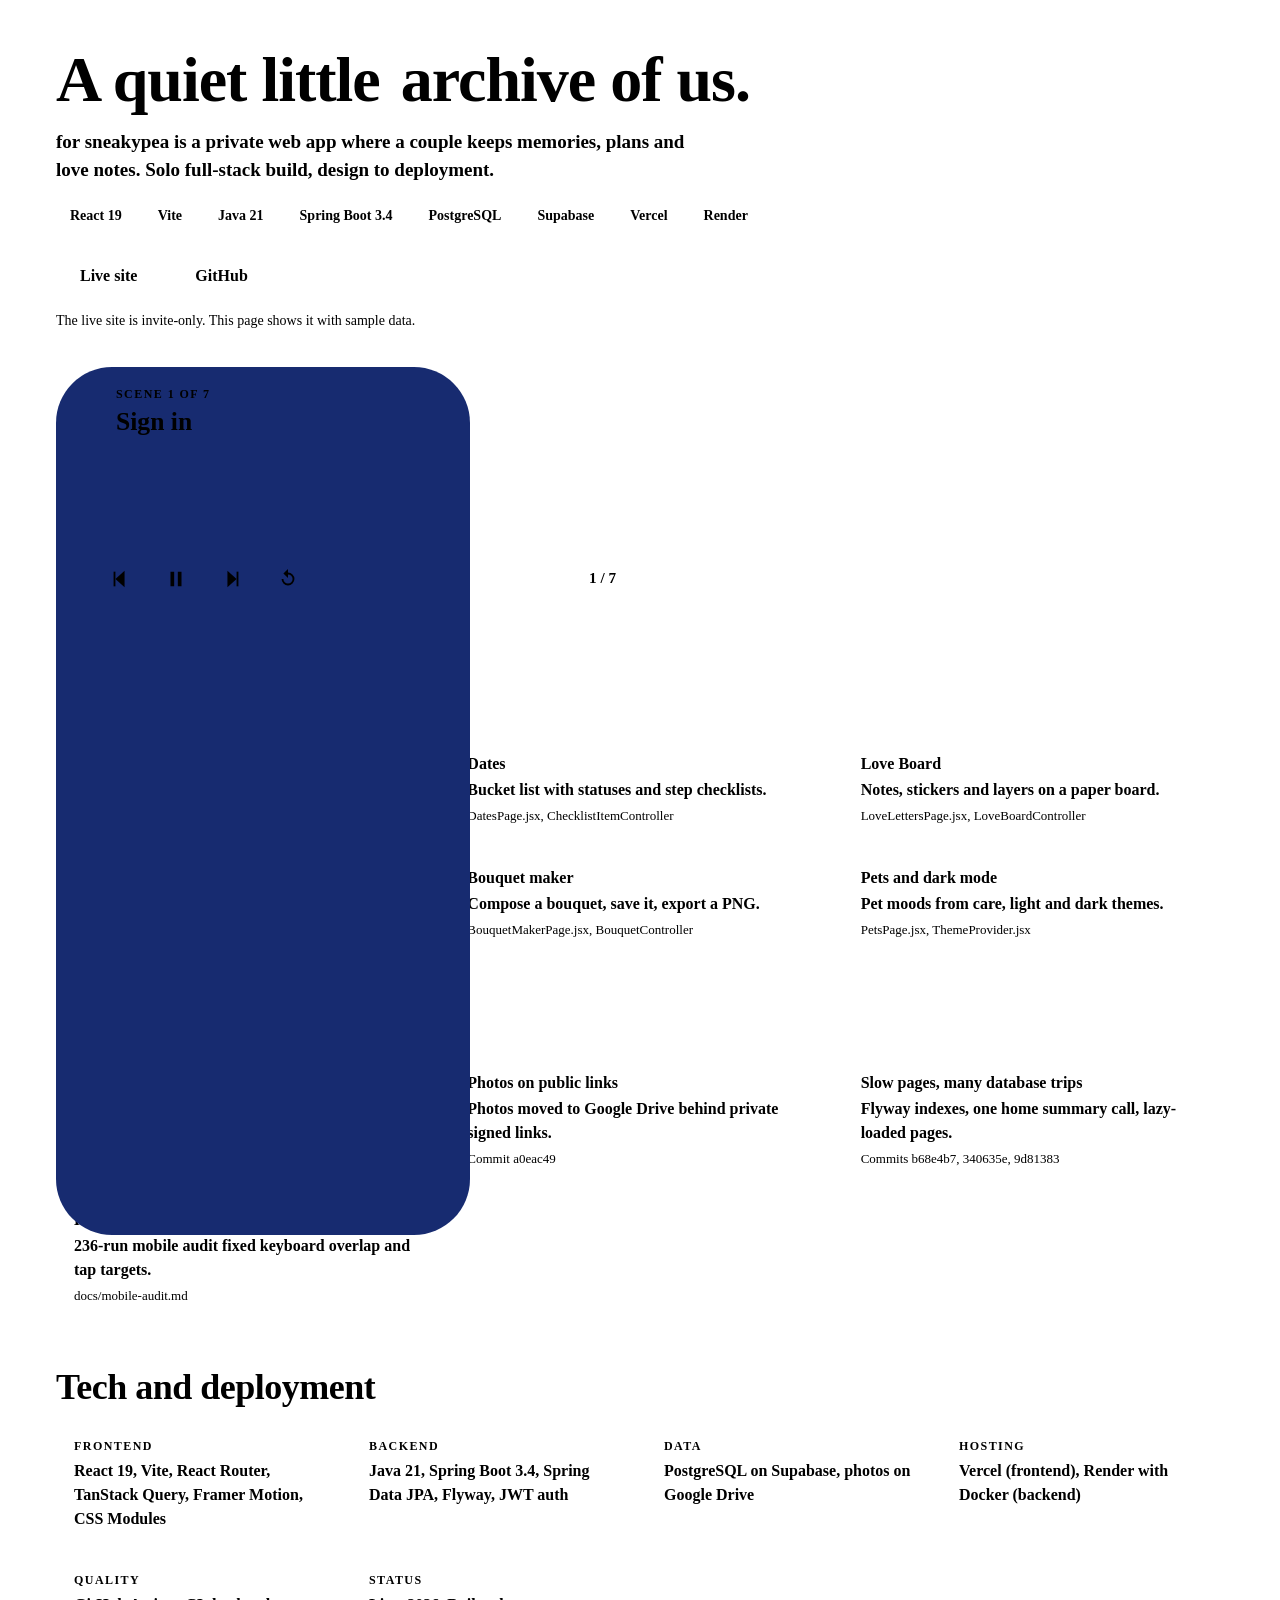
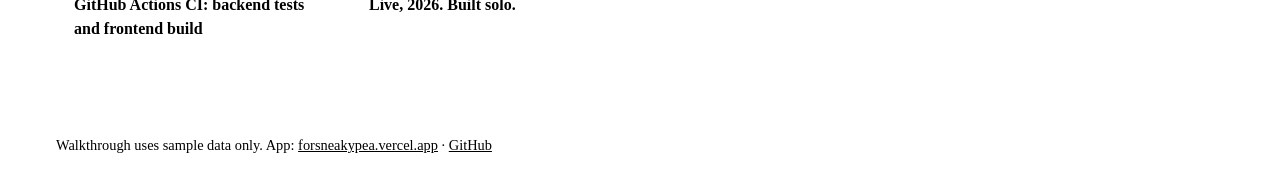
<file: walkthroughs/forsneakypea/template.html>
<!doctype html>
<html lang="en">
<head>
<meta charset="utf-8">
<meta name="viewport" content="width=device-width, initial-scale=1">
<title>for sneakypea walkthrough</title>
<meta name="description" content="Animated walkthrough of for sneakypea, a private web app where a couple keeps memories, plans and love notes. React, Spring Boot, PostgreSQL.">
<meta property="og:type" content="website">
<meta property="og:title" content="for sneakypea walkthrough">
<meta property="og:description" content="Animated walkthrough of a private memories, dates and love-notes app. React, Spring Boot, PostgreSQL.">
<meta property="og:url" content="https://forsneakypea.vercel.app">
<meta name="twitter:card" content="summary">
<meta name="theme-color" content="#FFF8E8">
<style>
/*@@FONTS@@*/

/* ===== Tokens: copied from fsp_frontend/src/styles/design-tokens.css ===== */
:root,
.app[data-theme="light"] {
/*@@LIGHT@@*/
}
:root[data-theme="dark"] {
/*@@DARK@@*/
}
@media (prefers-color-scheme: dark) {
  :root:not([data-theme="light"]) {
/*@@DARK@@*/
  }
}
/* the simulated app keeps its own theme regardless of the page theme */
.app[data-theme="light"] {
/*@@LIGHT@@*/
}
.app[data-theme="dark"] {
/*@@DARK@@*/
}

/* ===== Page ===== */
*, *::before, *::after { box-sizing: border-box; }
html { -webkit-text-size-adjust: 100%; }
body {
  margin: 0;
  min-height: 100vh;
  background-color: var(--paper);
  background-image: radial-gradient(circle, var(--pattern-dot) 1.4px, transparent 2px);
  background-size: 24px 24px;
  color: var(--ink);
  font-family: var(--font-body);
  font-size: 1rem;
  line-height: 1.5;
  overflow-x: hidden;
}
a { color: var(--link); }
:focus-visible { outline: var(--focus-ring); outline-offset: var(--focus-offset); }
.wrap { width: 100%; max-width: 1200px; margin: 0 auto; padding: 0 16px; }
.sr { position: absolute; width: 1px; height: 1px; overflow: hidden; clip: rect(0 0 0 0); white-space: nowrap; }

.btn {
  display: inline-flex; align-items: center; justify-content: center; gap: 8px;
  min-height: var(--tap); padding: 0 20px;
  border: var(--border-width) solid var(--outline); border-radius: var(--radius-pill);
  background: var(--white); color: var(--ink);
  font-family: var(--font-body); font-weight: 800; font-size: 1rem; line-height: 1;
  text-decoration: none; cursor: pointer;
  transition: transform .12s ease, box-shadow .12s ease, background-color .12s ease;
}
.btn:hover { background: var(--sea-tint); }
.btn.primary { background: var(--tomato); color: var(--on-tomato); box-shadow: var(--shadow-button); min-height: 48px; padding: 0 24px; }
.btn.primary:hover { background: var(--tomato); transform: translate(-1px,-1px); box-shadow: 5px 5px 0 var(--outline); }
.btn.primary:active { transform: translate(3px,3px); box-shadow: 1px 1px 0 var(--outline); }
.btn svg { flex: none; }

/* Hero */
.hero { padding: 28px 0 8px; }
.brandline { display: flex; align-items: center; gap: 10px; }
.brandline svg { width: 44px; height: 44px; flex: none; }
.brandline span { font-family: var(--font-heading); font-weight: 800; font-size: 1.25rem; letter-spacing: -.5px; }
.hero h1 {
  margin: 18px 0 0; font-family: var(--font-heading); font-weight: 800;
  font-size: clamp(2rem, 6.4vw, 4rem); line-height: 1.06; letter-spacing: -1px; max-width: 18em;
}
.marker { padding: 0 6px; background: linear-gradient(transparent 58%, var(--citrus) 58%, var(--citrus) 92%, transparent 92%); color: var(--ink); }
:root[data-theme="dark"] .marker { color: #172B70; }
@media (prefers-color-scheme: dark) { :root:not([data-theme="light"]) .marker { color: #172B70; } }
.hero p.lead { margin: 14px 0 0; max-width: 34em; font-size: clamp(1rem, 2.6vw, 1.1875rem); color: var(--ink-soft); }
.chips { display: flex; flex-wrap: wrap; gap: 8px; margin: 18px 0 0; padding: 0; list-style: none; }
.chips li {
  padding: 5px 14px; border: var(--border-width) solid var(--outline); border-radius: var(--radius-pill);
  background: var(--white); font-weight: 800; font-size: .875rem; line-height: 1.2;
}
.chips li:nth-child(4n+1) { background: var(--sea-tint); }
.chips li:nth-child(4n+2) { background: var(--gelato-tint); }
.chips li:nth-child(4n+3) { background: var(--citrus-tint); }
.chips li:nth-child(4n) { background: var(--amalfi-tint); }
.heroBtns { display: flex; flex-wrap: wrap; gap: 14px; margin: 22px 0 0; }
.note { margin: 10px 0 0; font-size: .875rem; color: var(--ink-muted); }

/* Player */
.player { padding: 28px 0 24px; }
.playerGrid { display: grid; gap: 20px; grid-template-columns: minmax(0, 1fr); align-items: center; justify-items: center; }
.stageCol { width: 100%; display: flex; flex-direction: column; align-items: center; gap: 16px; min-width: 0; }
.stage { position: relative; flex: none; touch-action: pan-y; }
.phone {
  position: absolute; left: 0; top: 0; width: 414px; height: 868px; transform-origin: 0 0;
  padding: 12px; background: #172B70; border-radius: 56px; box-shadow: 10px 10px 0 var(--sea);
}
.infoCol { align-self: start; position: sticky; top: 16px; width: 100%; min-width: 0; display: flex; flex-direction: column; gap: 16px; max-width: 520px; }
@media (min-width: 900px), (orientation: landscape) and (min-width: 600px) {
  .playerGrid { grid-template-columns: auto minmax(0, 1fr); gap: 40px; justify-items: stretch; align-items: start; }
  .stageCol { width: auto; }
}
.captionCard {
  background: var(--white); border: var(--border-width) solid var(--outline); border-radius: var(--radius-card);
  box-shadow: var(--shadow-card); padding: 18px 20px; min-height: 150px;
}
.eyebrow { margin: 0; font-size: .75rem; font-weight: 800; letter-spacing: .12em; text-transform: uppercase; color: var(--ink-muted); }
.sceneTitle { margin: 4px 0 8px; font-family: var(--font-heading); font-weight: 800; font-size: clamp(1.25rem, 3.6vw, 1.6rem); line-height: 1.15; }
.caption { margin: 0; font-weight: 800; font-size: clamp(1.0625rem, 3.2vw, 1.25rem); line-height: 1.3; min-height: 2.6em; }
.steps { margin: 0; padding-left: 1.2em; font-weight: 700; }
.steps li { margin: 2px 0; }
.callout {
  display: grid; gap: 4px; margin: 14px 0 0; padding: 10px 14px; background: var(--gelato-tint);
  border: var(--border-width) dashed var(--outline); border-radius: var(--radius-input); font-size: .95rem; transition: opacity .3s ease;
}
.callout[hidden] { display: none; }
.callout b { font-weight: 800; }
.callout .arrow { color: var(--tomato); font-weight: 800; }
.controls { display: flex; flex-wrap: wrap; align-items: center; gap: 8px; }
.ctl {
  display: inline-flex; align-items: center; justify-content: center; width: 48px; height: 48px; padding: 0;
  background: var(--white); color: var(--ink); border: var(--border-width) solid var(--outline); border-radius: 50%; cursor: pointer;
}
.ctl:hover { background: var(--sea-tint); }
.ctl.main { background: var(--tomato); color: var(--on-tomato); box-shadow: var(--shadow-button); }
.ctl.main:hover { background: var(--tomato); }
.ctl svg { width: 22px; height: 22px; fill: currentColor; }
.count { margin-left: auto; font-weight: 800; font-size: .95rem; }
.dots { display: flex; flex-wrap: wrap; gap: 2px; margin: 0; padding: 0; list-style: none; }
.dot {
  display: flex; flex-direction: column; align-items: center; justify-content: center; gap: 4px;
  min-width: 44px; min-height: 44px; padding: 4px 6px; background: none; border: 0; border-radius: 12px;
  color: var(--ink); font: inherit; font-size: .75rem; font-weight: 800; cursor: pointer;
}
.dot i { display: block; width: 14px; height: 14px; border: var(--border-width) solid var(--outline); border-radius: 50%; background: var(--white); }
.dot[aria-current="true"] i { background: var(--citrus); transform: scale(1.25); }
.dot.done i { background: var(--sea); }
.dot span { display: none; }
@media (min-width: 560px) { .dot span { display: block; } }
.bar { height: 6px; background: var(--line-soft); border-radius: 99px; overflow: hidden; }
.bar i { display: block; height: 100%; width: 100%; background: var(--citrus); transform-origin: 0 50%; transform: scaleX(0); }

/* Sections below */
.sec { padding: 40px 0 8px; }
.sec h2 { margin: 0 0 16px; font-family: var(--font-heading); font-weight: 800; font-size: clamp(1.5rem, 4.4vw, 2.25rem); letter-spacing: -.5px; line-height: 1.1; }
.list { display: grid; gap: 12px; margin: 0; padding: 0; list-style: none; grid-template-columns: repeat(auto-fit, minmax(min(100%, 300px), 1fr)); }
.list li { background: var(--white); border: var(--border-width) solid var(--outline); border-radius: var(--radius-card); box-shadow: var(--shadow-card); padding: 14px 18px; font-weight: 700; }
.list li b { display: block; font-family: var(--font-heading); font-weight: 800; margin-bottom: 2px; }
.list .ev { display: block; margin-top: 4px; font-size: .8125rem; font-weight: 400; color: var(--ink-muted); }
.tech { display: grid; gap: 12px; grid-template-columns: repeat(auto-fit, minmax(min(100%, 240px), 1fr)); margin: 0; }
.tech div { background: var(--white); border: var(--border-width) solid var(--outline); border-radius: var(--radius-card); padding: 14px 18px; }
.tech dt { font-size: .75rem; font-weight: 800; letter-spacing: .12em; text-transform: uppercase; color: var(--ink-muted); }
.tech dd { margin: 4px 0 0; font-weight: 700; overflow-wrap: anywhere; }
footer { margin: 48px 0 0; padding: 24px 0 32px; background: var(--footer-bg); color: var(--footer-ink); }
footer a { color: var(--footer-ink); }
footer p { margin: 0; font-size: .9rem; }

/* ===== Simulated app (390 x 844 screen). Component CSS mirrors the app's modules. ===== */
.app {
  position: relative; width: 390px; height: 844px; overflow: hidden; border-radius: 44px;
  background-color: var(--paper);
  background-image: radial-gradient(circle, var(--pattern-dot) 1.4px, transparent 2px);
  background-size: 24px 24px;
  color: var(--ink); font-family: var(--font-body); font-size: 1rem; line-height: 1.5;
  user-select: none; -webkit-user-select: none;
}
.app * { box-sizing: border-box; }
.app svg { display: block; }
.hdr { position: absolute; z-index: 5; left: 0; right: 0; top: 0; height: 76px; padding: 20px 16px 0; display: flex; align-items: center; justify-content: space-between; gap: 10px; }
.logo { display: inline-flex; align-items: center; gap: 10px; min-height: 44px; }
.logo svg { width: 40px; height: 40px; }
.logo .word { font-family: var(--font-heading); font-weight: 800; font-size: 1.25rem; letter-spacing: -.5px; line-height: 1; }
.avatar { display: inline-flex; align-items: center; justify-content: center; width: 44px; height: 44px; border-radius: 50%; background: var(--gelato); color: var(--on-bright); border: 3px solid var(--citrus); font-family: var(--font-heading); font-weight: 800; }
.backbtn { display: inline-flex; align-items: center; gap: 6px; min-height: 44px; padding: 0 16px 0 10px; background: var(--white); color: var(--ink); border: 2px solid var(--outline); border-radius: 999px; font-weight: 800; }
.hdr .ttl { font-family: var(--font-heading); font-weight: 800; font-size: 1.15rem; }
.view { position: absolute; z-index: 1; left: 0; right: 0; top: 76px; bottom: 78px; overflow-y: auto; overflow-x: hidden; padding: 4px 16px 24px; scrollbar-width: none; transition: opacity .25s ease; }
.view::-webkit-scrollbar { display: none; }
.app.bare .hdr, .app.bare .tabbar { display: none; }
.app.bare .view { top: 0; bottom: 0; padding: 0; }
.tabbar { position: absolute; z-index: 6; left: 0; right: 0; bottom: 0; display: grid; grid-template-columns: repeat(4, minmax(0,1fr)); min-height: 78px; padding: 6px 10px 12px; background: var(--white); border-top: 2px solid var(--outline); }
.tab { display: flex; flex-direction: column; align-items: center; justify-content: center; gap: 2px; min-height: 44px; font-size: .75rem; font-weight: 800; }
.tab .pill { display: flex; align-items: center; justify-content: center; width: 56px; height: 34px; border: 2px solid transparent; border-radius: 999px; }
.tab.on .pill { background: var(--citrus); border-color: var(--outline); --icon-ink: var(--on-bright); }
.layer { position: absolute; inset: 0; z-index: 20; pointer-events: none; }
.scrim { position: absolute; inset: 0; background: var(--scrim); opacity: 0; transition: opacity .25s ease; }
.scrim.in { opacity: 1; }
.sheet { position: absolute; left: 8px; right: 8px; bottom: 8px; max-height: 88%; overflow: hidden; background: var(--white); color: var(--ink); border: 2px solid var(--outline); border-radius: var(--radius-card-lg); box-shadow: var(--shadow-card); padding: 20px 18px 18px; transform: translateY(110%); transition: transform .35s cubic-bezier(.2,.8,.2,1); }
.sheet.in { transform: translateY(0); }
.sheet h2 { margin: 0 0 4px; font-family: var(--font-heading); font-weight: 800; font-size: 1.5rem; line-height: 1.15; }
.sheet .hint { margin: 0 0 14px; color: var(--ink-muted); font-size: .9rem; }
.center { position: absolute; left: 24px; right: 24px; top: 50%; background: var(--white); border: 2px solid var(--outline); border-radius: var(--radius-card-lg); box-shadow: var(--shadow-card); padding: 22px 18px; text-align: center; opacity: 0; transform: translateY(-50%) scale(.85) rotate(-2deg); transition: transform .4s cubic-bezier(.3,1.5,.5,1), opacity .2s ease; }
.center.in { opacity: 1; transform: translateY(-50%) scale(1) rotate(0); }
.f { display: flex; flex-direction: column; gap: 6px; margin: 0 0 12px; }
.f label { font-weight: 800; font-size: .95rem; }
.in-box, .app input, .app textarea { width: 100%; min-height: 48px; padding: 10px 16px; background: var(--white); color: var(--ink); border: 2px solid var(--outline); border-radius: var(--radius-input); font-family: var(--font-body); font-size: 1rem; }
.app textarea { min-height: 110px; resize: none; display: block; }
.app input::placeholder, .app textarea::placeholder { color: var(--ink-muted); }
.app input.focus, .app textarea.focus { outline: var(--focus-ring); outline-offset: var(--focus-offset); }
.abtn { display: inline-flex; align-items: center; justify-content: center; gap: 8px; min-height: 44px; padding: 0 18px; background: var(--white); color: var(--ink); border: 2px solid var(--outline); border-radius: 999px; font-family: var(--font-body); font-weight: 800; font-size: .95rem; line-height: 1; transition: transform .12s ease, box-shadow .12s ease; }
.abtn.primary { min-height: 48px; padding: 0 24px; background: var(--tomato); color: var(--on-tomato); box-shadow: 4px 4px 0 var(--outline); font-size: 1rem; }
.abtn.primary.press { transform: translate(3px,3px); box-shadow: 1px 1px 0 var(--outline); }
.abtn.block { width: 100%; }
.abtn.sm { min-height: 40px; padding: 0 14px; }
.eyebrow2 { margin: 0 0 4px; font-size: .75rem; font-weight: 800; letter-spacing: .12em; text-transform: uppercase; color: var(--ink-muted); }
.h1 { margin: 0; font-family: var(--font-heading); font-weight: 800; font-size: 2.25rem; line-height: 1.06; letter-spacing: -1px; }
.sub { margin: 6px 0 14px; color: var(--ink-soft); }
.card { background: var(--white); border: 2px solid var(--outline); border-radius: var(--radius-card); box-shadow: var(--shadow-card); }
.chip { display: inline-flex; flex: none; align-items: center; padding: 3px 12px; border: 2px solid var(--outline); border-radius: 999px; font-size: .8125rem; font-weight: 800; line-height: 1.2; white-space: nowrap; }
.chip.dreaming { background: var(--sea); color: var(--on-bright); }
.chip.planning { background: var(--gelato); color: var(--on-bright); }
.chip.booked { background: var(--citrus); color: var(--on-bright); }
.chip.ready { background: var(--amalfi); color: var(--white); }
.chip.completed { background: var(--ink); color: var(--white); }
.searchrow { display: flex; gap: 10px; margin: 0 0 14px; }
.searchrow input { flex: 1; min-width: 0; }

/* Auth */
.auth { position: absolute; inset: 0; background: linear-gradient(to bottom, var(--sky-deep), var(--sky-pale) 70%, var(--sun-pale)); padding: 90px 24px 0; text-align: center; }
.auth .big { margin: 0; font-family: var(--font-heading); font-weight: 800; font-size: 3rem; line-height: 1; letter-spacing: -1.5px; }
.auth .tag { margin: 12px auto 28px; max-width: 14em; font-size: 1.1rem; color: var(--ink-soft); font-weight: 700; }
.sun { position: absolute; right: 36px; top: 44px; opacity: .95; }
.auth .logoBig { margin: 36px auto 0; width: 150px; height: 150px; }

/* Home */
.hero2 { padding: 8px 0 14px; }
.hero2 .h1 { font-size: 2.4rem; }
.mk { padding: 0 6px; font-style: italic; background: linear-gradient(transparent 58%, var(--citrus) 58%, var(--citrus) 92%, transparent 92%); }
.hcard { display: flex; align-items: center; gap: 14px; padding: 14px 16px; margin: 0 0 14px; }
.hcard b { font-family: var(--font-heading); font-weight: 800; display: block; font-size: 1.1rem; line-height: 1.2; }
.hcard span { color: var(--ink-muted); font-size: .9rem; }
.hcard.cit { box-shadow: var(--shadow-card-citrus); }

/* Memories */
.albums { display: grid; grid-template-columns: 1fr 1fr; gap: 14px; }
.album { overflow: hidden; }
.album .cover { display: flex; align-items: center; justify-content: center; height: 108px; border-bottom: 2px solid var(--outline); }
.album .meta { padding: 8px 12px 10px; }
.album b { display: block; font-family: var(--font-heading); font-weight: 800; font-size: .98rem; line-height: 1.2; }
.album small { color: var(--ink-muted); font-size: .8rem; }
.album.new { display: flex; align-items: center; justify-content: center; text-align: center; min-height: 160px; border-style: dashed; box-shadow: none; padding: 10px; background: var(--surface-sunk); font-weight: 800; }
.photos { display: grid; grid-template-columns: 1fr 1fr 1fr; gap: 8px; margin-top: 12px; }
.photo { aspect-ratio: 1; display: flex; align-items: center; justify-content: center; border: 2px solid var(--outline); border-radius: 16px; transform-origin: 50% 50%; }
.photo.add { animation: pop .45s cubic-bezier(.3,1.5,.5,1) both; }
@keyframes pop { from { opacity: 0; transform: scale(.5); } to { opacity: 1; transform: scale(1); } }

/* Dates */
.dcard { padding: 14px 16px; margin: 0 0 14px; }
.dcard .row { display: flex; align-items: center; justify-content: space-between; gap: 10px; }
.dcard b { font-family: var(--font-heading); font-weight: 800; font-size: 1.05rem; line-height: 1.2; }
.dcard .meta { margin: 6px 0 0; font-size: .875rem; color: var(--ink-muted); }
.prog { height: 10px; margin: 10px 0 0; border: 2px solid var(--outline); border-radius: 99px; background: var(--white); overflow: hidden; }
.prog i { display: block; height: 100%; width: 100%; background: var(--citrus); transform-origin: 0 50%; transition: transform .5s ease; }
.drawer { position: absolute; left: 0; right: 0; bottom: 0; height: 78%; background: var(--white); border-top: 2px solid var(--outline); border-radius: 28px 28px 0 0; padding: 20px 18px; transform: translateY(105%); transition: transform .4s cubic-bezier(.2,.8,.2,1); overflow: hidden; }
.drawer.in { transform: translateY(0); }
.drawer h2 { margin: 6px 0 4px; font-family: var(--font-heading); font-weight: 800; font-size: 1.4rem; line-height: 1.15; }
.step { display: flex; align-items: center; gap: 12px; min-height: 48px; padding: 6px 12px; margin: 0 0 8px; background: var(--surface-sunk); border: 2px solid var(--outline); border-radius: var(--radius-input); font-weight: 700; }
.cb { flex: none; display: flex; align-items: center; justify-content: center; width: 26px; height: 26px; border: 2px solid var(--outline); border-radius: 8px; background: var(--white); }
.cb svg { opacity: 0; transform: scale(.4); transition: transform .25s cubic-bezier(.3,1.5,.5,1), opacity .15s ease; }
.step.done .cb { background: var(--citrus); }
.step.done .cb svg { opacity: 1; transform: scale(1); }
.step.done span { text-decoration: line-through; color: var(--ink-muted); }
.allDone { margin: 12px 0 0; padding: 10px 14px; background: var(--gelato-tint); border: 2px solid var(--outline); border-radius: var(--radius-input); font-weight: 800; opacity: 0; transform: translateY(8px); transition: opacity .3s ease, transform .3s ease; }
.allDone.in { opacity: 1; transform: none; }

/* Love board */
.lb { position: relative; height: 560px; border: 3px solid var(--outline); border-radius: 28px; box-shadow: 8px 8px 0 var(--shadow-sea); overflow: hidden;
  background-color: var(--paper-warm);
  background-image:
    linear-gradient(to right, transparent 46px, color-mix(in srgb, var(--tomato) 45%, transparent) 46px, color-mix(in srgb, var(--tomato) 45%, transparent) 49px, transparent 49px),
    repeating-linear-gradient(to bottom, transparent 0, transparent 36px, color-mix(in srgb, var(--sea) 60%, transparent) 36px, color-mix(in srgb, var(--sea) 60%, transparent) 39px); }
.paper { position: absolute; width: 150px; min-height: 120px; padding: 18px 12px 12px; border: 2px solid var(--outline); border-radius: 6px; box-shadow: 4px 5px 0 var(--drop-shadow); font-family: var(--font-hand); font-weight: 700; font-size: 1.2rem; line-height: 1.15; color: var(--ink); }
.paper small { display: block; margin-top: 6px; font-family: var(--font-body); font-weight: 800; font-size: .72rem; color: var(--ink-muted); }
.tape { position: absolute; top: -10px; left: 50%; width: 56px; height: 20px; margin-left: -28px; background: color-mix(in srgb, var(--citrus) 70%, transparent); border: 2px solid var(--outline); transform: rotate(-3deg); }
.paper.new { animation: drop .6s cubic-bezier(.3,1.4,.5,1) both; }
@keyframes drop { from { opacity: 0; transform: translateY(-40px) rotate(8deg) scale(1.2); } to { opacity: 1; } }
.sticker { position: absolute; animation: pop .45s cubic-bezier(.3,1.5,.5,1) both; }
.fab { position: absolute; right: 14px; bottom: 14px; display: inline-flex; align-items: center; gap: 8px; min-height: 48px; padding: 0 20px; background: var(--tomato); color: var(--on-tomato); border: 2px solid var(--outline); border-radius: 999px; box-shadow: 4px 4px 0 var(--outline); font-weight: 800; }
.lbtools { position: absolute; left: 14px; bottom: 14px; display: flex; gap: 8px; }
.round { display: inline-flex; align-items: center; justify-content: center; width: 48px; height: 48px; background: var(--white); border: 2px solid var(--outline); border-radius: 50%; }
.paperPick { display: flex; gap: 8px; margin: 0 0 12px; }
.sw { width: 44px; height: 44px; border: 2px solid var(--outline); border-radius: 12px; }
.sw.sel { outline: var(--focus-ring); outline-offset: 2px; }
.stickerTray { position: absolute; left: 0; right: 0; bottom: 0; padding: 14px 16px 18px; background: var(--white); border-top: 2px solid var(--outline); border-radius: 24px 24px 0 0; transform: translateY(105%); transition: transform .35s cubic-bezier(.2,.8,.2,1); display: flex; gap: 12px; align-items: center; justify-content: space-around; }
.stickerTray.in { transform: none; }

/* Wheel */
.wheelWrap { position: relative; width: 300px; height: 300px; margin: 8px auto 18px; }
.wheelWrap .rot { width: 300px; height: 300px; transform-origin: 50% 50%; will-change: transform; }
.pointer { position: absolute; left: 50%; top: -14px; margin-left: -16px; z-index: 2; }
.pills { display: flex; gap: 8px; margin: 0 0 8px; }
.pill2 { display: inline-flex; align-items: center; min-height: 40px; padding: 0 16px; border: 2px solid var(--outline); border-radius: 999px; font-weight: 800; background: var(--white); }
.pill2.on { background: var(--citrus); color: var(--on-bright); }
.result { margin: 6px 0 14px; font-family: var(--font-heading); font-weight: 800; font-size: 2rem; line-height: 1.1; }
.lead { margin: 10px 0 0; color: var(--ink-muted); font-weight: 800; }
.row2 { display: flex; gap: 10px; justify-content: center; }

/* Bouquet */
.bq { position: relative; width: 358px; height: 300px; margin: 6px 0 12px; overflow: hidden; background: var(--paper-warm); }
.bq .fl { position: absolute; width: 84px; height: 84px; z-index: 2; animation: pop .5s cubic-bezier(.3,1.5,.5,1) both; }
.bq svg.wrapsvg { position: absolute; left: 0; bottom: 0; z-index: 3; }
.tabs2 { display: flex; gap: 4px; padding: 5px; background: var(--white); border: 2px solid var(--outline); border-radius: 999px; margin: 0 0 12px; }
.tabs2 span { flex: 1; display: flex; align-items: center; justify-content: center; min-height: 44px; border-radius: 999px; font-weight: 800; font-size: .95rem; }
.tabs2 span.on { background: var(--citrus); color: var(--on-bright); }
.tray { display: grid; grid-template-columns: repeat(4, 1fr); gap: 8px; }
.tile { display: flex; flex-direction: column; align-items: center; gap: 2px; padding: 8px 2px; background: var(--white); border: 2px solid var(--outline); border-radius: 14px; font-size: .75rem; font-weight: 800; }
.swatches { display: flex; gap: 12px; flex-wrap: wrap; }
.swc { width: 48px; height: 48px; border: 2px solid var(--outline); border-radius: 50%; }
.swc.sel { outline: var(--focus-ring); outline-offset: 2px; }
.hintline { margin: 10px 0 0; font-weight: 800; opacity: 0; transition: opacity .3s ease; }
.hintline.in { opacity: 1; }

/* Pets */
.room { position: relative; height: 230px; margin: 0 0 12px; overflow: hidden; background: linear-gradient(to bottom, var(--sky-pale), var(--sun-pale)); display: flex; align-items: flex-end; justify-content: center; padding-bottom: 14px; }
.room .floor { position: absolute; left: 0; right: 0; bottom: 0; height: 56px; background: var(--gelato-tint); border-top: 2px solid var(--outline); }
.petwrap { position: relative; z-index: 1; animation: bob 2.4s ease-in-out infinite; }
@keyframes bob { 0%,100% { transform: translateY(0); } 50% { transform: translateY(-5px); } }
.bubble { position: absolute; z-index: 2; left: 50%; top: 14px; margin-left: 24px; display: inline-flex; align-items: center; justify-content: center; min-height: 40px; padding: 4px 14px; background: var(--white); border: 2px solid var(--outline); border-radius: 18px; font-weight: 800; transition: opacity .25s ease, transform .25s ease; }
.bubble.off { opacity: 0; transform: translateY(8px) scale(.8); }
.food { position: absolute; z-index: 3; left: 50%; top: 20px; margin-left: -20px; opacity: 0; }
.food.go { animation: feed 1s ease-in forwards; }
@keyframes feed { 0% { opacity: 1; transform: translateY(0) scale(1); } 70% { opacity: 1; transform: translateY(70px) scale(.9); } 100% { opacity: 0; transform: translateY(90px) scale(.4); } }
.meter { display: grid; grid-template-columns: 26px 78px 1fr auto; align-items: center; gap: 8px; margin: 0 0 10px; font-weight: 800; font-size: .9rem; }
.meter .trk { height: 12px; border: 2px solid var(--outline); border-radius: 99px; background: var(--white); overflow: hidden; }
.meter .trk i { display: block; height: 100%; width: 100%; background: var(--citrus); transform-origin: 0 50%; transition: transform .6s ease; }
.meter em { font-style: normal; min-width: 5.4em; text-align: right; color: var(--ink-muted); }
.acts { display: grid; grid-template-columns: repeat(4, 1fr); gap: 8px; margin-top: 12px; }
.acts .abtn { padding: 0 6px; }
.menu { position: absolute; z-index: 7; right: 14px; top: 68px; width: 220px; padding: 12px; background: var(--white); border: 2px solid var(--outline); border-radius: 20px; box-shadow: var(--shadow-card); opacity: 0; transform: translateY(-6px) scale(.96); transform-origin: 100% 0; transition: opacity .2s ease, transform .2s ease; }
.menu.in { opacity: 1; transform: none; }
.menu p { margin: 0 0 8px; font-family: var(--font-heading); font-weight: 800; }
.menu .mi { display: flex; align-items: center; min-height: 44px; padding: 0 8px; font-weight: 800; }
.themes { display: flex; gap: 8px; padding: 6px 0; }
.themes .round { width: 44px; height: 44px; }
.themes .round.sel { background: var(--citrus); }

/* overlay: cursor + spotlight */
.spot { position: absolute; z-index: 30; pointer-events: none; border: 3px solid var(--tomato); border-radius: 18px; box-shadow: 0 0 0 4px color-mix(in srgb, var(--tomato) 22%, transparent); opacity: 0; transition: opacity .25s ease; }
.spot.on { opacity: 1; }
.cursor { position: absolute; z-index: 40; left: 0; top: 0; width: 0; height: 0; pointer-events: none; opacity: 0; transition: transform .7s cubic-bezier(.4,0,.2,1), opacity .25s ease; will-change: transform; }
.cursor.on { opacity: 1; }
.cursor .dotc { position: absolute; left: -15px; top: -15px; width: 30px; height: 30px; border-radius: 50%; background: color-mix(in srgb, var(--ink) 28%, transparent); border: 2px solid var(--ink); transition: transform .12s ease; }
.cursor.down .dotc { transform: scale(.8); }
.cursor .rip { position: absolute; left: -30px; top: -30px; width: 60px; height: 60px; border-radius: 50%; border: 3px solid var(--tomato); opacity: 0; }
.cursor .rip.go { animation: rip .55s ease-out; }
@keyframes rip { from { opacity: .9; transform: scale(.3); } to { opacity: 0; transform: scale(1.3); } }

/* reduced motion: no autoplay, no travel, no transitions */
.rm .app *, .rm .app { transition: none !important; animation: none !important; }
.rm .cursor { display: none; }
@media (prefers-reduced-motion: reduce) {
  .petwrap { animation: none; }
  .btn, .ctl { transition: none; }
}
</style>
</head>
<body>

<header class="hero">
  <div class="wrap">
    <div class="brandline" id="brandMark" aria-hidden="true"></div>
    <h1>A quiet little <span class="marker">archive of us.</span></h1>
    <p class="lead">for sneakypea is a private web app where a couple keeps memories, plans and love notes. Solo full-stack build, design to deployment.</p>
    <ul class="chips" aria-label="Tech stack">
      <li>React 19</li><li>Vite</li><li>Java 21</li><li>Spring Boot 3.4</li><li>PostgreSQL</li><li>Supabase</li><li>Vercel</li><li>Render</li>
    </ul>
    <div class="heroBtns">
      <a class="btn primary" href="https://forsneakypea.vercel.app" target="_blank" rel="noopener">Live site</a>
      <a class="btn" href="https://github.com/meryllemarquez/forsneakypeav1" target="_blank" rel="noopener">GitHub</a>
    </div>
    <p class="note">The live site is invite-only. This page shows it with sample data.</p>
  </div>
</header>

<main>
<section class="player" aria-labelledby="pl-h">
  <div class="wrap">
    <h2 id="pl-h" class="sr">Walkthrough</h2>
    <div class="playerGrid" id="playerGrid">
      <div class="stageCol">
        <div class="stage" id="stage">
          <div class="phone" id="phone" aria-hidden="true">
            <div class="app" id="app" data-theme="light">
              <div class="hdr" id="hdr"></div>
              <div class="view" id="view"></div>
              <nav class="tabbar" id="tabbar"></nav>
              <div class="layer" id="layer"></div>
              <div class="spot" id="spot"></div>
              <div class="cursor" id="cursor"><i class="dotc"></i><i class="rip"></i></div>
            </div>
          </div>
        </div>
      </div>

      <div class="infoCol" id="player" role="group" aria-label="Walkthrough player">
        <div class="captionCard">
          <p class="eyebrow" id="eyebrow">Scene 1 of 7</p>
          <h3 class="sceneTitle" id="sceneTitle">Sign in</h3>
          <p class="caption" id="caption" aria-live="polite"></p>
          <ol class="steps" id="stepList" hidden></ol>
          <div class="callout" id="callout" hidden>
            <span><b>Problem</b> <span id="coProblem"></span></span>
            <span><span class="arrow" aria-hidden="true">&rarr;</span> <b>Solved</b> <span id="coSolved"></span></span>
          </div>
        </div>
        <div class="bar" aria-hidden="true"><i id="barFill"></i></div>
        <div class="controls">
          <button class="ctl" id="prev" type="button" aria-label="Previous scene"><svg viewBox="0 0 24 24" aria-hidden="true"><path d="M17 3v18L7 12z"/><path d="M5 4h2v16H5z"/></svg></button>
          <button class="ctl main" id="play" type="button" aria-label="Pause"><svg viewBox="0 0 24 24" aria-hidden="true" id="playIcon"><path d="M6 4h4v16H6zM14 4h4v16h-4z"/></svg></button>
          <button class="ctl" id="next" type="button" aria-label="Next scene"><svg viewBox="0 0 24 24" aria-hidden="true"><path d="M7 3v18l10-9z"/><path d="M17 4h2v16h-2z"/></svg></button>
          <button class="ctl" id="replay" type="button" aria-label="Replay scene"><svg viewBox="0 0 24 24" aria-hidden="true"><path d="M12 5V1L7 6l5 5V7a5 5 0 1 1-5 5H5a7 7 0 1 0 7-7z"/></svg></button>
          <span class="count" id="count" aria-hidden="true">1 / 7</span>
        </div>
        <ol class="dots" id="dots" aria-label="Scenes"></ol>
      </div>
    </div>
  </div>
</section>

<section class="sec" aria-labelledby="kf">
  <div class="wrap">
    <h2 id="kf">Key features</h2>
    <ul class="list">
      <li><b>Memories</b>Albums, multi-photo upload, album download.<span class="ev">MemoriesPage.jsx, MemoryController</span></li>
      <li><b>Dates</b>Bucket list with statuses and step checklists.<span class="ev">DatesPage.jsx, ChecklistItemController</span></li>
      <li><b>Love Board</b>Notes, stickers and layers on a paper board.<span class="ev">LoveLettersPage.jsx, LoveBoardController</span></li>
      <li><b>Spin the wheel</b>Custom wheels decide where to eat or go.<span class="ev">WheelPage.jsx, WheelController</span></li>
      <li><b>Bouquet maker</b>Compose a bouquet, save it, export a PNG.<span class="ev">BouquetMakerPage.jsx, BouquetController</span></li>
      <li><b>Pets and dark mode</b>Pet moods from care, light and dark themes.<span class="ev">PetsPage.jsx, ThemeProvider.jsx</span></li>
    </ul>
  </div>
</section>

<section class="sec" aria-labelledby="ps">
  <div class="wrap">
    <h2 id="ps">Problems solved</h2>
    <ul class="list">
      <li><b>Open sign-up on a private app</b>Registration code, user-only accounts, CORS allowlist, rate limiter.<span class="ev">Commit 2f5dd68</span></li>
      <li><b>Photos on public links</b>Photos moved to Google Drive behind private signed links.<span class="ev">Commit a0eac49</span></li>
      <li><b>Slow pages, many database trips</b>Flyway indexes, one home summary call, lazy-loaded pages.<span class="ev">Commits b68e4b7, 340635e, 9d81383</span></li>
      <li><b>Hard to use on a phone</b>236-run mobile audit fixed keyboard overlap and tap targets.<span class="ev">docs/mobile-audit.md</span></li>
    </ul>
  </div>
</section>

<section class="sec" aria-labelledby="td">
  <div class="wrap">
    <h2 id="td">Tech and deployment</h2>
    <dl class="tech">
      <div><dt>Frontend</dt><dd>React 19, Vite, React Router, TanStack Query, Framer Motion, CSS Modules</dd></div>
      <div><dt>Backend</dt><dd>Java 21, Spring Boot 3.4, Spring Data JPA, Flyway, JWT auth</dd></div>
      <div><dt>Data</dt><dd>PostgreSQL on Supabase, photos on Google Drive</dd></div>
      <div><dt>Hosting</dt><dd>Vercel (frontend), Render with Docker (backend)</dd></div>
      <div><dt>Quality</dt><dd>GitHub Actions CI: backend tests and frontend build</dd></div>
      <div><dt>Status</dt><dd>Live, 2026. Built solo.</dd></div>
    </dl>
  </div>
</section>
</main>

<footer>
  <div class="wrap"><p>Walkthrough uses sample data only. App: <a href="https://forsneakypea.vercel.app" target="_blank" rel="noopener">forsneakypea.vercel.app</a> &middot; <a href="https://github.com/meryllemarquez/forsneakypeav1" target="_blank" rel="noopener">GitHub</a></p></div>
</footer>

<script>
(() => {
'use strict';
const G = @@GLYPHS@@;
const LOGO = @@LOGO@@;
const $ = (s, r = document) => r.querySelector(s);
const REDUCED = window.matchMedia('(prefers-reduced-motion: reduce)').matches;
if (REDUCED) document.documentElement.classList.add('rm');

/* ---------- icons (same markup as components/Icon/Icon.jsx) ---------- */
function icon(name, size = 24, o = {}) {
  const g = G[name]; if (!g) return '';
  const b = Math.max(2, Math.round(size / 28));
  const wrap = o.sticker
    ? `display:inline-flex;align-items:center;justify-content:center;flex:none;width:${size}px;height:${size}px;border-radius:50%;background:var(--white);border:${b}px solid var(--outline);box-shadow:${b}px ${b + 1}px 0 var(--outline);transform:rotate(${o.tilt || 0}deg)`
    : `display:inline-flex;flex:none;width:${size}px;height:${size}px;${o.tilt ? `transform:rotate(${o.tilt}deg)` : ''}`;
  const s = o.sticker ? '72%' : '100%';
  return `<span style="color:var(--icon-ink,#172B70);${wrap}"><svg viewBox="0 0 64 64" width="${s}" height="${s}" fill="none" stroke="currentColor" stroke-width="2.6" stroke-linecap="round" stroke-linejoin="round">${g}</svg></span>`;
}
const chev = '<svg width="20" height="20" viewBox="0 0 24 24" fill="none" stroke="currentColor" stroke-width="3" stroke-linecap="round" stroke-linejoin="round"><path d="M15 5l-7 7 7 7"/></svg>';
const tick = '<svg width="16" height="16" viewBox="0 0 24 24" fill="none" stroke="var(--on-bright)" stroke-width="4" stroke-linecap="round" stroke-linejoin="round"><path d="M5 12l5 5 9-10"/></svg>';
$('#brandMark').innerHTML = LOGO + '<span>for sneakypea</span>';

/* ---------- elements ---------- */
const app = $('#app'), hdr = $('#hdr'), view = $('#view'), tabbar = $('#tabbar'), layer = $('#layer');
const spot = $('#spot'), cursor = $('#cursor');
const phone = $('#phone'), stage = $('#stage'), grid = $('#playerGrid');
let scale = 1;

/* ---------- fixed canvas scaling ---------- */
function layout() {
  const side = grid.getBoundingClientRect().width >= 1 && getComputedStyle(grid).gridTemplateColumns.split(' ').length > 1;
  const avail = Math.min(grid.getBoundingClientRect().width, 1200 - 32);
  let s;
  if (side) {
    const byH = Math.max((window.innerHeight - 60) / 868, 0.5);
    const byW = Math.max(avail * 0.46, 200) / 424;
    s = Math.min(byH, byW, 1.3);
  } else {
    s = Math.min(avail / 424, 1.3);
  }
  s = Math.max(s, 0.3);
  scale = s;
  phone.style.transform = `scale(${s})`;
  stage.style.width = Math.round(414 * s + 10 * s) + 'px';
  stage.style.height = Math.round(868 * s + 10 * s) + 'px';
}
let raf = 0;
new ResizeObserver(() => { cancelAnimationFrame(raf); raf = requestAnimationFrame(layout); }).observe(document.body);
window.addEventListener('resize', layout);

/* ---------- engine ---------- */
let token = 0, paused = false, cur = 0, running = false, autoplay = !REDUCED, userPaused = false;
const CANCEL = { cancel: true };
const wait = (ms) => new Promise((res, rej) => {
  const my = token; let left = REDUCED ? 0 : ms;
  const tick = () => {
    if (my !== token) return rej(CANCEL);
    if (!paused) left -= 40;
    if (left <= 0) return res();
    setTimeout(tick, 40);
  };
  tick();
});
function relRect(el) {
  const a = app.getBoundingClientRect(), r = el.getBoundingClientRect();
  return { x: (r.left - a.left) / scale, y: (r.top - a.top) / scale, w: r.width / scale, h: r.height / scale };
}
const ctx = {
  app, view, layer,
  q: (s) => app.querySelector(s),
  wait,
  say(text) { setCaption(text); },
  spot(el, pad = 6) {
    if (!el) { spot.classList.remove('on'); return; }
    const r = relRect(el);
    Object.assign(spot.style, { left: r.x - pad + 'px', top: r.y - pad + 'px', width: r.w + pad * 2 + 'px', height: r.h + pad * 2 + 'px' });
    spot.classList.add('on');
  },
  unspot() { spot.classList.remove('on'); },
  async reveal(el) {
    const v = relRect(view), r = relRect(el);
    if (r.y < v.y || r.y + r.h > v.y + v.h) {
      view.scrollTo({ top: view.scrollTop + (r.y - v.y) - 40, behavior: REDUCED ? 'auto' : 'smooth' });
      await wait(650);
    }
  },
  async move(el) {
    if (REDUCED) return;
    const r = relRect(el);
    cursor.classList.add('on');
    cursor.style.transform = `translate(${r.x + r.w / 2}px, ${r.y + r.h / 2}px)`;
    await wait(780);
  },
  async tap(el) {
    if (!el) return;
    await ctx.reveal(el);
    await ctx.move(el);
    if (REDUCED) return;
    cursor.classList.add('down');
    const rip = cursor.querySelector('.rip');
    rip.classList.remove('go'); void rip.offsetWidth; rip.classList.add('go');
    await wait(160);
    cursor.classList.remove('down');
    await wait(120);
  },
  async type(input, text, delay = 70) {
    input.classList.add('focus');
    for (const ch of text) { input.value += ch; await wait(delay); }
    input.classList.remove('focus');
  },
  async typeTA(ta, text, delay = 45) {
    ta.classList.add('focus');
    for (const ch of text) { ta.value += ch; await wait(delay); }
    ta.classList.remove('focus');
  },
  chrome({ mode = 'main', title = '', tab = -1, bare = false }) {
    app.classList.toggle('bare', bare);
    hdr.innerHTML = mode === 'back'
      ? `<span class="backbtn">${chev}Home</span><span class="ttl">${title}</span><span class="avatar" id="avatar">A</span>`
      : `<span class="logo">${LOGO}<span class="word">for sneakypea</span></span><span class="avatar" id="avatar">A</span>`;
    const items = [['Home', 'house'], ['Memories', 'camera'], ['Dates', 'motmot'], ['Letters', 'envelope']];
    tabbar.innerHTML = items.map((t, i) => `<div class="tab ${i === tab ? 'on' : ''}"><span class="pill">${icon(t[1], 26)}</span>${t[0]}</div>`).join('');
  },
  set(html) { view.innerHTML = html; view.scrollTop = 0; },
  async fade(html) {
    view.style.opacity = '0'; await wait(250);
    view.innerHTML = html; view.scrollTop = 0; view.style.opacity = '1'; await wait(250);
  },
  overlay(html) { layer.innerHTML = html; },
  async openSheet(html) {
    layer.innerHTML = `<div class="scrim"></div><div class="sheet">${html}</div>`;
    layer.style.pointerEvents = 'auto';
    void layer.offsetWidth;
    layer.querySelector('.scrim').classList.add('in'); layer.querySelector('.sheet').classList.add('in');
    await wait(450);
  },
  async closeLayer() {
    const s = layer.querySelector('.sheet') || layer.querySelector('.center');
    layer.querySelector('.scrim')?.classList.remove('in');
    if (s) s.classList.remove('in');
    await wait(400); layer.innerHTML = ''; layer.style.pointerEvents = 'none';
  },
  theme(t) { app.setAttribute('data-theme', t); },
  callout(p, s) { setCallout(p, s); },
};

/* ---------- caption / panel ---------- */
const capEl = $('#caption'), titleEl = $('#sceneTitle'), eyeEl = $('#eyebrow'), stepList = $('#stepList');
const coEl = $('#callout'), coP = $('#coProblem'), coS = $('#coSolved');
let steps = [];
function setCaption(t) {
  capEl.textContent = t;
  steps.push(t);
  if (REDUCED) {
    stepList.hidden = false; capEl.hidden = true;
    stepList.innerHTML = steps.map((s) => `<li>${s}</li>`).join('');
  }
}
function setCallout(p, s) {
  if (!p) { coEl.hidden = true; return; }
  coP.textContent = p; coS.textContent = s; coEl.hidden = false;
}

/* ---------- sample data (invented) ---------- */
const WHEEL = [
  { l: 'Pizza', c: '#5CB3FF', g: 'pizza' }, { l: 'Ramen', c: '#FF9F1C', g: 'ramen' }, { l: 'Burger', c: '#FFE680', g: 'burger' },
  { l: 'Sushi', c: '#1F55C9', g: 'sushi', dark: true }, { l: 'Milk tea', c: '#CDE7FF', g: 'milkTea' }, { l: 'Lasagna', c: '#FFD8A0', g: 'lasagna' },
];
const rad = (d) => (d - 90) * Math.PI / 180;
function wheelSVG() {
  const cx = 150, cy = 150, R = 140, n = WHEEL.length, a = 360 / n;
  let out = `<svg viewBox="0 0 300 300" width="300" height="300" class="rotsvg">`;
  WHEEL.forEach((w, i) => {
    const a0 = i * a, a1 = (i + 1) * a;
    const x0 = cx + R * Math.cos(rad(a0)), y0 = cy + R * Math.sin(rad(a0));
    const x1 = cx + R * Math.cos(rad(a1)), y1 = cy + R * Math.sin(rad(a1));
    out += `<path d="M${cx} ${cy} L${x0.toFixed(2)} ${y0.toFixed(2)} A${R} ${R} 0 0 1 ${x1.toFixed(2)} ${y1.toFixed(2)} Z" fill="${w.c}" stroke="var(--outline)" stroke-width="2.5" stroke-linejoin="round"/>`;
    const mid = a0 + a / 2, r = 92;
    const tx = cx + r * Math.cos(rad(mid)), ty = cy + r * Math.sin(rad(mid));
    const rot = mid < 180 ? mid - 90 : mid + 90;
    out += `<text x="${tx.toFixed(1)}" y="${ty.toFixed(1)}" transform="rotate(${rot.toFixed(1)} ${tx.toFixed(1)} ${ty.toFixed(1)})" text-anchor="middle" dominant-baseline="central" font-family="Nunito" font-weight="800" font-size="16" fill="${w.dark ? '#FFFFFF' : '#172B70'}">${w.l}</text>`;
  });
  out += `<circle cx="150" cy="150" r="140" fill="none" stroke="var(--outline)" stroke-width="5"/><circle cx="150" cy="150" r="20" fill="#FFE680" stroke="var(--outline)" stroke-width="3"/></svg>`;
  return out;
}
const COVERS = ['var(--sea-tint)', 'var(--gelato-tint)', 'var(--citrus-tint)', 'var(--amalfi-tint)'];

/* ---------- scenes ---------- */
const SCENES = [
/* 1 */ {
  name: 'Sign in', short: 'Sign in',
  async run(c) {
    c.theme('light'); c.callout('Open sign-up on a private app.', 'A registration code, user-only accounts.');
    c.chrome({ bare: true });
    c.set(`<div class="auth"><div class="sun">${icon('sun', 64)}</div>
      <h1 class="big">for sneakypea.</h1><p class="tag">Every memory deserves a place to stay.</p>
      <button class="abtn primary" id="goLogin" tabindex="-1">Log in</button>
      <div class="logoBig">${LOGO}</div></div>`);
    c.overlay('');
    c.say('A private home for two. Sign-in is required.');
    await c.wait(1200);
    c.spot(c.q('#goLogin'));
    await c.tap(c.q('#goLogin')); c.q('#goLogin').classList.add('press');
    c.unspot();
    await c.openSheet(`<h2>Welcome home</h2><p class="hint">Sign in to read it, love.</p>
      <div class="f"><label>Username</label><input id="u" placeholder="Username" tabindex="-1" readonly></div>
      <div class="f"><label>Password</label><input id="p" type="password" tabindex="-1" readonly></div>
      <button class="abtn primary block" id="cont" tabindex="-1">Continue</button>
      <p class="hint" style="margin:12px 0 0;text-align:center">No account yet? Enter the registration code you were given.</p>`);
    c.say('Sign up needs a registration code.');
    c.spot(c.q('#u').closest('.f'));
    await c.tap(c.q('#u')); await c.type(c.q('#u'), 'alex');
    c.spot(c.q('#p').closest('.f'));
    await c.tap(c.q('#p')); await c.type(c.q('#p'), 'sunflower1');
    c.spot(c.q('#cont'));
    await c.tap(c.q('#cont')); c.q('#cont').classList.add('press');
    await c.wait(250);
    c.unspot();
    await c.closeLayer();
    c.chrome({ tab: 0 });
    await c.fade(`<div class="hero2"><h1 class="h1">A quiet little <span class="mk">archive of us.</span></h1>
      <p class="sub">Every memory, plan, and love note the two of you have kept, folded into one gentle place that only you can open.</p></div>
      <div class="card hcard">${icon('wheel', 48)}<div><b>Spin the wheel</b><span>can't decide? let the wheel do it</span></div></div>
      <div class="card hcard cit">${icon('dog', 48)}<div><b>Our little ones</b><span>Say hi to the pets</span></div></div>
      <div class="card hcard">${icon('rose', 48)}<div><b>Bouquets</b><span>Make one, send one</span></div></div>`);
    c.say('Signed in. Home opens.');
    c.spot(c.q('.hero2'), 4);
    await c.wait(2200);
  },
},
/* 2 */ {
  name: 'Memories', short: 'Memories',
  async run(c) {
    c.theme('light'); c.callout('Photos shared on public links.', 'Private Google Drive signed links.');
    c.chrome({ tab: 1 }); c.overlay('');
    const alb = [['Night market', 'camera', 0, '12'], ['First apartment', 'house', 1, '8'], ['Beach weekend', 'sun', 2, '5']];
    c.set(`<h1 class="h1" style="font-size:2rem">Our memories</h1><p class="sub">every album is a little pocket of time</p>
      <div class="searchrow"><input placeholder="Search albums or captions" tabindex="-1" readonly></div>
      <div class="albums">${alb.map((a) => `<div class="card album" data-n="${a[0]}"><div class="cover" style="background:${COVERS[a[2]]}">${icon(a[1], 64)}</div><div class="meta"><b>${a[0]}</b><small>${a[3]} photos</small></div></div>`).join('')}
      <div class="card album new">what are we keeping next?</div></div>`);
    c.say('Every trip or moment gets its own album.');
    c.spot(c.q('.albums'), 4);
    await c.wait(1800);
    const beach = c.q('[data-n="Beach weekend"]');
    c.spot(beach);
    await c.tap(beach);
    await c.fade(`<div class="searchrow" style="align-items:center;justify-content:space-between"><span class="backbtn" style="min-height:40px">${chev}Albums</span><button class="abtn primary sm" id="add" tabindex="-1" style="min-height:44px">Add photos</button></div>
      <h1 class="h1" style="font-size:1.9rem">Beach weekend</h1><p class="sub">Salt in our hair and sand in the car.</p>
      <div class="photos" id="photos">${[['sun', 0], ['mountain', 1], ['plane', 2]].map((p) => `<div class="photo" style="background:${COVERS[p[1]]}">${icon(p[0], 44)}</div>`).join('')}</div>`);
    c.say('Open an album to see its photos.');
    c.unspot();
    await c.wait(900);
    c.spot(c.q('#add'));
    await c.tap(c.q('#add')); c.q('#add').classList.add('press');
    c.unspot();
    await c.openSheet(`<h2>Add photos</h2><p class="hint">Pick several at once.</p>
      <div class="f"><label>Caption</label><input id="cap" placeholder="e.g. Sunset in La Union" tabindex="-1" readonly></div>
      <div class="f"><label>Location</label><input id="loc" placeholder="Where was this?" tabindex="-1" readonly></div>
      <button class="abtn primary block" id="up" tabindex="-1">Upload</button>`);
    c.say('Add several photos at once, with a caption.');
    await c.tap(c.q('#cap')); await c.type(c.q('#cap'), 'Sunset at the pier');
    await c.tap(c.q('#loc')); await c.type(c.q('#loc'), 'La Union');
    c.spot(c.q('#up'));
    await c.tap(c.q('#up')); c.q('#up').classList.add('press');
    c.unspot();
    await c.closeLayer();
    const ph = c.q('#photos');
    [['cake', 3], ['coffee', 0], ['moon', 1]].forEach((p) => ph.insertAdjacentHTML('beforeend', `<div class="photo add" style="background:${COVERS[p[1]]}">${icon(p[0], 44)}</div>`));
    c.say('New photos land in the album.');
    c.spot(ph, 4);
    await c.wait(2400);
  },
},
/* 3 */ {
  name: 'Dates', short: 'Dates',
  async run(c) {
    c.theme('light'); c.callout('', '');
    c.chrome({ tab: 2 }); c.overlay('');
    const cards = [['Baguio roadtrip', 'dreaming', 'Dreaming', 'Oct 24', 0.15], ['Anniversary dinner', 'booked', 'Booked', 'Nov 02', 0.6], ['Pottery class', 'planning', 'Planning', 'Dec 12', 0.35]];
    c.set(`<h1 class="h1" style="font-size:1.9rem">Dates &amp; roadtrips</h1><p class="sub">everything we still want to do (and eat)</p>
      ${cards.map((d, i) => `<div class="card dcard" data-i="${i}"><div class="row"><b>${d[0]}</b><span class="chip ${d[1]}">${d[2]}</span></div><p class="meta">${d[3]}</p><div class="prog"><i style="transform:scaleX(${d[4]})"></i></div></div>`).join('')}`);
    c.say('Every plan has a status, from Dreaming to Ready.');
    c.spot(c.q('.dcard .chip'));
    await c.wait(2000);
    c.spot(c.q('[data-i="0"]'));
    await c.tap(c.q('[data-i="0"]'));
    c.unspot();
    layer.style.pointerEvents = 'auto';
    c.overlay(`<div class="scrim"></div><div class="drawer"><span class="chip dreaming">Dreaming</span><h2>Baguio roadtrip</h2>
      <p class="sub" style="margin:0 0 12px">Notes: pine trees, strawberry taho, early start.</p>
      ${['Book the stay', 'Plan the playlist', 'Fill the tank'].map((s, i) => `<div class="step" data-s="${i}"><span class="cb">${tick}</span><span>${s}</span></div>`).join('')}
      <div class="allDone" id="allDone">Every step is done!</div></div>`);
    void layer.offsetWidth;
    layer.querySelector('.scrim').classList.add('in'); layer.querySelector('.drawer').classList.add('in');
    c.say('Break each plan into steps.');
    await c.wait(1100);
    for (let i = 0; i < 3; i++) {
      const st = c.q(`[data-s="${i}"]`);
      c.spot(st);
      await c.tap(st); st.classList.add('done');
      await c.wait(350);
      if (i === 0) c.say('Tick them off as you go.');
    }
    c.q('#allDone').classList.add('in');
    c.say('Every step is done. Ready to go.');
    c.spot(c.q('#allDone'));
    await c.wait(2300);
    c.unspot();
    await c.closeLayerDrawer();
  },
},
/* 4 */ {
  name: 'Love Board', short: 'Board',
  async run(c) {
    c.theme('light'); c.callout('', '');
    c.chrome({ mode: 'back', title: 'Our love board', tab: 3 }); c.overlay('');
    c.set(`<div class="lb" id="lb">
      <div class="paper" style="left:62px;top:28px;background:var(--gelato-tint);transform:rotate(-3deg)"><i class="tape"></i>Pick up the tickets after work.<small>From Sam</small></div>
      <div class="paper" style="left:208px;top:150px;background:var(--sea-tint);transform:rotate(3deg);width:140px"><i class="tape"></i>Pottery on Saturday?<small>From Alex</small></div>
      <div class="lbtools"><span class="round" id="stk" aria-hidden="true">${icon('sparkle', 28)}</span></div>
      <span class="fab" id="write">Write a letter</span></div>`);
    c.say('A paper board for notes and little letters.');
    c.spot(c.q('#lb'), 2);
    await c.wait(2200);
    c.spot(c.q('#write'));
    await c.tap(c.q('#write'));
    c.unspot();
    await c.openSheet(`<h2>Write a letter</h2><p class="hint">Pick the paper, then write.</p>
      <div class="paperPick"><span class="sw" style="background:var(--gelato-tint)"></span><span class="sw sel" style="background:var(--citrus-tint)"></span><span class="sw" style="background:var(--sea-tint)"></span></div>
      <div class="f"><label>To</label><input id="to" placeholder="To" tabindex="-1" readonly></div>
      <div class="f"><label>Write something sweet</label><textarea id="msg" tabindex="-1" readonly></textarea></div>
      <button class="abtn primary block" id="pin" tabindex="-1">Pin to the board</button>`);
    c.say('Choose paper, then write the note.');
    await c.tap(c.q('#to')); await c.type(c.q('#to'), 'Sam');
    await c.tap(c.q('#msg')); await c.typeTA(c.q('#msg'), 'Left you a snack in the fridge. Eat it before the dog does.');
    c.spot(c.q('#pin'));
    await c.tap(c.q('#pin')); c.q('#pin').classList.add('press');
    c.unspot();
    await c.closeLayer();
    c.q('#lb').insertAdjacentHTML('beforeend', `<div class="paper new" style="left:36px;top:300px;width:170px;background:var(--citrus-tint);transform:rotate(-2deg)"><i class="tape"></i>Left you a snack in the fridge. Eat it before the dog does.<small>To Sam</small></div>`);
    c.say('The note is pinned to the board.');
    c.spot(c.q('.paper.new'));
    await c.wait(1800);
    c.spot(c.q('#stk'));
    await c.tap(c.q('#stk'));
    c.q('#lb').insertAdjacentHTML('beforeend', `<div class="sticker" style="left:164px;top:290px">${icon('heart', 56, { sticker: true, tilt: 8 })}</div>`);
    c.say('Add stickers on top.');
    await c.wait(2200);
  },
},
/* 5 */ {
  name: 'Spin the wheel', short: 'Wheel',
  async run(c) {
    c.theme('light'); c.callout('', '');
    c.chrome({ mode: 'back', title: 'Spin the wheel', tab: -1 }); c.overlay('');
    c.set(`<div class="pills"><span class="pill2 on">Where to eat?</span><span class="pill2">Where to go?</span></div><p class="sub" style="margin:4px 0 8px">can't decide? let the wheel do it</p>
      <div class="wheelWrap"><span class="pointer"><svg width="32" height="40" viewBox="0 0 32 40"><path d="M16 38 L3 8 Q16 -2 29 8 Z" fill="#E0301A" stroke="var(--outline)" stroke-width="3" stroke-linejoin="round"/></svg></span><div class="rot" id="rot">${wheelSVG()}</div></div>
      <button class="abtn primary block" id="spin" tabindex="-1">Spin the wheel</button>`);
    c.say('Each wheel holds up to 12 choices.');
    c.spot(c.q('.wheelWrap'), 4);
    await c.wait(2000);
    c.spot(c.q('#spin'));
    await c.tap(c.q('#spin')); c.q('#spin').classList.add('press');
    c.unspot();
    const rot = c.q('#rot');
    const k = 1, final = 360 * 5 + (360 - (k * 60 + 30));
    c.say('Spin it. No more arguing.');
    rot.style.transition = REDUCED ? 'none' : 'transform 3.6s cubic-bezier(.1,.7,.1,1)';
    void rot.offsetWidth;
    rot.style.transform = `rotate(${final}deg)`;
    await c.wait(3900);
    layer.style.pointerEvents = 'auto';
    c.overlay(`<div class="scrim"></div><div class="center" id="res">${icon('ramen', 96, { sticker: true, tilt: -4 })}
      <p class="lead">Where to eat? gets…</p><h2 class="result">Ramen</h2>
      <div class="row2"><span class="abtn">Spin again</span><span class="abtn primary">Let's go</span></div></div>`);
    void layer.offsetWidth;
    layer.querySelector('.scrim').classList.add('in'); layer.querySelector('#res').classList.add('in');
    c.say('The wheel picks. The result shows.');
    await c.wait(2600);
    await c.closeLayer();
  },
},
/* 6 */ {
  name: 'Bouquet maker', short: 'Bouquet',
  async run(c) {
    c.theme('light'); c.callout('', '');
    c.chrome({ mode: 'back', title: 'Bouquet', tab: -1 }); c.overlay('');
    const bq = `<div class="card bq" id="bq">
      <svg class="wrapsvg" width="358" height="150" viewBox="0 0 358 150"><path d="M89 10 L269 10 L215 138 Q179 148 143 138 Z" fill="var(--gelato-tint)" id="wrapP" stroke="var(--outline)" stroke-width="3" stroke-linejoin="round"/>
      <path d="M132 62 Q179 76 226 62 L222 84 Q179 98 136 84 Z" id="ribP" fill="var(--tomato)" stroke="var(--outline)" stroke-width="3" stroke-linejoin="round"/></svg></div>`;
    const tabs = (on) => `<div class="tabs2" id="tabs">${['Wrap', 'Ribbon', 'Flowers', 'Card'].map((t, i) => `<span class="${i === on ? 'on' : ''}" data-t="${i}">${t}</span>`).join('')}</div>`;
    const sw = (arr, sel) => `<div class="swatches" id="sws">${arr.map((a, i) => `<span class="swc ${i === sel ? 'sel' : ''}" data-c="${a}" style="background:${a}"></span>`).join('')}</div>`;
    const flowers = [['rose', 'Rose'], ['sunflower', 'Sunflower'], ['daisy', 'Daisy'], ['tulip', 'Tulip'], ['leaf', 'Leaf'], ['fern', 'Fern'], ['eucalyptus', 'Eucalyptus'], ['lily', 'Lily']];
    c.set(`<div class="f" style="margin-bottom:8px"><input id="nm" value="For Sam" aria-label="Bouquet name" tabindex="-1" readonly style="font-weight:800"></div>${bq}
      <div id="tray">${tabs(0)}${sw(['var(--gelato-tint)', 'var(--sea-tint)', 'var(--citrus-tint)', 'var(--amalfi-tint)'], 0)}</div>`);
    c.say('Pick a wrap, flowers and a ribbon.');
    c.spot(c.q('#bq'), 2);
    await c.wait(1800);
    c.spot(c.q('#sws'));
    const sws = c.q('#sws').children;
    await c.tap(sws[1]);
    c.q('#wrapP').setAttribute('fill', 'var(--sea-tint)');
    [...sws].forEach((s, i) => s.classList.toggle('sel', i === 1));
    await c.wait(700);
    c.say('Choose the wrap paper.');
    await c.tap(c.q('[data-t="2"]'));
    c.q('#tray').innerHTML = `${tabs(2)}<div class="tray" id="tiles">${flowers.map((f) => `<div class="tile" data-f="${f[0]}">${icon(f[0], 40)}${f[1]}</div>`).join('')}</div><p class="hintline" id="full">That's a full bouquet, love.</p>`;
    c.say('Tap a flower to add it.');
    const slots = [['rose', 134, 82], ['sunflower', 206, 70], ['daisy', 170, 22], ['tulip', 92, 104], ['leaf', 252, 106]];
    for (const s of slots) {
      const t = c.q(`[data-f="${s[0]}"]`);
      c.spot(t);
      await c.tap(t);
      c.q('#bq').insertAdjacentHTML('beforeend', `<span class="fl" style="left:${s[1]}px;top:${s[2]}px">${icon(s[0], 84)}</span>`);
      await c.wait(380);
    }
    c.unspot();
    c.q('#full').classList.add('in');
    await c.wait(1100);
    await c.tap(c.q('[data-t="1"]'));
    c.q('#tray').innerHTML = `${tabs(1)}${sw(['#E0301A', '#5CB3FF', '#FF9F1C', '#1F55C9'], 0)}`;
    c.spot(c.q('#sws'));
    c.say('Finish with a ribbon, then save it.');
    const sw2 = c.q('#sws').children;
    await c.tap(sw2[3]);
    c.q('#ribP').setAttribute('fill', '#1F55C9');
    [...sw2].forEach((s, i) => s.classList.toggle('sel', i === 3));
    c.spot(c.q('#bq'), 2);
    await c.wait(2600);
  },
},
/* 7 */ {
  name: 'Pets and dark mode', short: 'Pets',
  async run(c) {
    c.theme('light'); c.callout('', '');
    c.chrome({ mode: 'back', title: 'Our little ones', tab: -1 }); c.overlay('');
    c.set(`<div class="card room" id="room"><span class="floor"></span><span class="bubble" id="bub">${icon('bowl', 26)}</span><span class="food" id="food">${icon('cookie', 40)}</span><span class="petwrap">${icon('dog', 170)}</span></div>
      <h2 style="margin:0 0 2px;font-family:var(--font-heading);font-weight:800;font-size:1.5rem">Mochi</h2>
      <p class="sub" id="mood" style="margin:0 0 12px">Mochi is a little peckish.</p>
      <div class="meter">${icon('bowl', 24)}<span>Fullness</span><span class="trk"><i id="m1" style="transform:scaleX(.24)"></i></span><em id="w1">peckish</em></div>
      <div class="meter">${icon('bed', 24)}<span>Energy</span><span class="trk"><i style="transform:scaleX(.52)"></i></span><em>calm</em></div>
      <div class="meter">${icon('heart', 24)}<span>Joy</span><span class="trk"><i style="transform:scaleX(.55)"></i></span><em>content</em></div>
      <div class="acts"><span class="abtn" id="feed">Feed</span><span class="abtn">Play</span><span class="abtn">Hug</span><span class="abtn">Walk</span></div>`);
    c.say('Pets show a mood based on how they are cared for.');
    c.spot(c.q('#room'), 2);
    await c.wait(2400);
    c.spot(c.q('#feed'));
    await c.tap(c.q('#feed'));
    c.unspot();
    c.q('#food').classList.add('go');
    const bub = c.q('#bub');
    bub.classList.add('off'); await c.wait(500);
    bub.textContent = 'nom nom'; bub.classList.remove('off');
    c.q('#m1').style.transform = 'scaleX(.58)'; c.q('#w1').textContent = 'fine';
    c.q('#mood').textContent = 'Mochi is having a good day.';
    c.say('Feed it. The mood and meters update.');
    c.spot(c.q('#m1').parentElement, 6);
    await c.wait(2600);
    c.unspot();
    const av = c.q('#avatar');
    await c.tap(av);
    layer.style.pointerEvents = 'auto';
    c.overlay(`<div class="menu" id="menu"><p>Alex</p><div class="mi">Profile</div><div class="themes"><span class="round sel" id="tl">${icon('sun', 30)}</span><span class="round" id="td">${icon('moon', 30)}</span><span class="round" id="ts"><span style="display:inline-flex">${icon('sun', 18)}${icon('moon', 18)}</span></span></div><div class="mi">Sign out</div></div>`);
    void layer.offsetWidth; c.q('#menu').classList.add('in');
    c.say('Switch between light and dark.');
    await c.wait(900);
    c.spot(c.q('#td'));
    await c.tap(c.q('#td'));
    c.theme('dark');
    c.q('#tl').classList.remove('sel'); c.q('#td').classList.add('sel');
    await c.wait(2800);
    c.unspot();
    await c.closeLayer();
  },
},
];

/* closeLayer variant for the Dates drawer */
ctx.closeLayerDrawer = async function () {
  const d = layer.querySelector('.drawer');
  layer.querySelector('.scrim')?.classList.remove('in');
  if (d) d.classList.remove('in');
  await wait(450); layer.innerHTML = ''; layer.style.pointerEvents = 'none';
};

/* ---------- player ---------- */
const dots = $('#dots'), count = $('#count'), playBtn = $('#play'), bar = $('#barFill');
SCENES.forEach((s, i) => {
  const li = document.createElement('li');
  li.innerHTML = `<button class="dot" type="button" aria-label="Scene ${i + 1}: ${s.name}"><i></i><span>${s.short}</span></button>`;
  li.firstChild.addEventListener('click', () => go(i));
  dots.appendChild(li);
});
function refreshDots() {
  [...dots.children].forEach((li, i) => {
    const b = li.firstChild;
    b.setAttribute('aria-current', i === cur ? 'true' : 'false');
    b.classList.toggle('done', i < cur);
  });
  count.textContent = `${cur + 1} / ${SCENES.length}`;
  eyeEl.textContent = `Scene ${cur + 1} of ${SCENES.length}`;
  titleEl.textContent = SCENES[cur].name;
}
function resetStage() {
  spot.classList.remove('on'); cursor.classList.remove('on', 'down');
  layer.innerHTML = ''; layer.style.pointerEvents = 'none';
  view.style.opacity = '1'; app.classList.remove('bare');
  steps = []; capEl.textContent = ''; capEl.hidden = false; stepList.hidden = true;
  setCallout('', '');
  bar.style.transition = 'none'; bar.style.transform = 'scaleX(0)';
}
async function play(i) {
  const my = ++token; cur = i; running = true;
  resetStage(); refreshDots();
  try {
    await SCENES[i].run(ctx);
    if (my !== token) return;
    running = false;
    if (REDUCED || !autoplay) return;
    await wait(600);
    go((cur + 1) % SCENES.length);
  } catch (e) {
    if (e !== CANCEL) console.error(e);
  }
}
function go(i) { play((i + SCENES.length) % SCENES.length); }
function setPaused(p) {
  paused = p; userPaused = p; autoplay = !p && !REDUCED;
  playBtn.setAttribute('aria-label', p ? 'Play' : 'Pause');
  $('#playIcon').innerHTML = p ? '<path d="M7 3v18l14-9z"/>' : '<path d="M6 4h4v16H6zM14 4h4v16h-4z"/>';
  if (!p && !running && !REDUCED) go(cur + 1);
}
$('#prev').addEventListener('click', () => go(cur - 1));
$('#next').addEventListener('click', () => go(cur + 1));
$('#replay').addEventListener('click', () => go(cur));
playBtn.addEventListener('click', () => {
  if (REDUCED) { go(cur + 1); return; }
  setPaused(!paused);
});
if (REDUCED) { playBtn.setAttribute('aria-label', 'Next scene'); $('#playIcon').innerHTML = '<path d="M7 3v18l14-9z"/>'; }
document.addEventListener('keydown', (e) => {
  const t = e.target, tag = t && t.tagName;
  if (e.key === 'ArrowLeft') { go(cur - 1); }
  else if (e.key === 'ArrowRight') { go(cur + 1); }
  else if (e.key === ' ' && tag !== 'BUTTON' && tag !== 'A' && tag !== 'INPUT') { e.preventDefault(); playBtn.click(); }
});
/* swipe */
let sx = null, sy = null;
stage.addEventListener('pointerdown', (e) => { sx = e.clientX; sy = e.clientY; });
stage.addEventListener('pointerup', (e) => {
  if (sx === null) return;
  const dx = e.clientX - sx, dy = e.clientY - sy; sx = null;
  if (Math.abs(dx) > 50 && Math.abs(dx) > Math.abs(dy) * 1.5) go(cur + (dx < 0 ? 1 : -1));
});
/* pause when scrolled off screen or tab hidden */
document.addEventListener('visibilitychange', () => { paused = document.hidden || userPaused; });
new IntersectionObserver((en) => { paused = !en[0].isIntersecting || userPaused; }, { threshold: 0.15 }).observe(stage);

function boot() {
  const n = parseInt((location.hash.match(/scene-(\d+)/) || [])[1], 10);
  const run = () => { layout(); play(n >= 1 && n <= SCENES.length ? n - 1 : 0); };
  if (document.fonts && document.fonts.ready) document.fonts.ready.then(run); else run();
}
boot();
})();
</script>
</body>
</html>
</file>
<file: css/style.css>
/* =========================================================
   THE BLUE LAB — portfolio styles
   Brand colours live here. Change a hex once, the whole site follows.
   ========================================================= */
:root{
  --blue:#2c46b1;   /* Lab Blue — hero colour            */
  --gold:#dba12c;   /* Goldenrod — fills & stickers only */
  --paper:#f4eee2;  /* Paper Cream — page background     */
  /* fixed brand tones, used directly in the markup:
     Yale Blue #0f3b59 · Dust Grey #dbd4cc · Cool Steel #7d929e · Dark Coffee (ink) #3e251e */
}
html{scroll-behavior:smooth;-webkit-text-size-adjust:100%;text-size-adjust:100%;scroll-padding-top:12px}
@media (prefers-reduced-motion: reduce){html{scroll-behavior:auto}}
body{margin:0;background:#0f3b59;overflow-x:hidden}
h1,h2,h3,p,li,a,span{overflow-wrap:break-word}
[hidden]{display:none !important}
a{color:#3e251e}a:hover{color:#2c46b1}
*{box-sizing:border-box}
img{display:block;max-width:100%}
button{font:inherit;color:inherit}
.soft{font-family:'Fraunces',serif;font-variation-settings:'SOFT' 100,'WONK' 1}
.dropcap::first-letter{float:left;font-family:'Anton',sans-serif;font-size:78px;line-height:.8;padding:6px 10px 0 0;color:var(--blue)}
.field input,.field select,.field textarea{font-family:'Rubik',sans-serif;font-size:17px;color:#3e251e;background:#ffffff;border:2.5px solid #3e251e;border-radius:12px;padding:10px 14px;min-height:50px;width:100%;min-width:0;max-width:100%;-webkit-appearance:none;appearance:none}
.field select{background-image:linear-gradient(45deg,transparent 50%,#3e251e 50%),linear-gradient(135deg,#3e251e 50%,transparent 50%);background-position:calc(100% - 22px) 52%,calc(100% - 16px) 52%;background-size:6px 6px;background-repeat:no-repeat;padding-right:40px}
.field input[type=date]{display:block;line-height:1.2}
.field textarea{min-height:130px;resize:vertical}
input:focus,select:focus,textarea:focus,a:focus-visible,button:focus-visible{outline:3px solid #dba12c;outline-offset:3px}
.navlink,.nav a{min-height:44px;display:inline-flex;align-items:center}
.navlink{border-radius:999px;transition:background .2s ease,color .2s ease}
.navlink:hover{background:#dbd4cc;color:#3e251e}
.lift{transition:transform .2s ease,box-shadow .2s ease}
@media (hover:hover){.lift:hover{transform:translate(-2px,-2px);box-shadow:8px 8px 0 #3e251e}}
.lift:active{transform:translate(1px,1px)}

/* --- folded editions: the flap lifts like a newspaper fold --- */
.flap{position:relative;display:flex;flex-direction:column;width:100%;min-height:340px;color:inherit;font:inherit;z-index:3;transform-origin:50% 0;transition:transform .85s cubic-bezier(.65,.05,.25,1),opacity .55s ease .3s,visibility 0s linear 0s;cursor:pointer;border:0;padding:0;text-align:left;overflow:hidden;border-radius:15px}
@media (hover:hover){.flap:hover .press{transform:rotate(-14deg) scale(1.08)}}
.flap.is-open{position:absolute;inset:0;min-height:0;transform:rotateX(-108deg);opacity:0;visibility:hidden;pointer-events:none;transition:transform .85s cubic-bezier(.65,.05,.25,1),opacity .5s ease .35s,visibility 0s linear .9s}
.press{transition:transform .3s ease}
/* --- the printing roller wipes the ink sheet away --- */
.reveal{position:relative;overflow:hidden}
.reveal::after{content:'';position:absolute;inset:0;z-index:2;pointer-events:none;background-color:var(--wash);background-image:radial-gradient(circle,var(--dot) 1.8px,transparent 2.2px);background-size:11px 11px;animation:roll .95s cubic-bezier(.75,0,.2,1) .1s both}
.reveal::before{content:'';position:absolute;top:0;bottom:0;width:20px;z-index:3;pointer-events:none;border-radius:10px;background:repeating-linear-gradient(0deg,#3e251e 0 7px,#dba12c 7px 14px);animation:roller .95s cubic-bezier(.75,0,.2,1) .1s both}
@keyframes roll{from{clip-path:inset(0 0 0 0)}to{clip-path:inset(0 0 0 100%)}}
@keyframes roller{from{left:-20px}to{left:100%}}
.stamp{animation:stampin .55s cubic-bezier(.2,1.5,.4,1) both}
@keyframes stampin{from{opacity:0;transform:scale(1.3) rotate(-6deg)}to{opacity:1;transform:scale(1) rotate(var(--r,0deg))}}
.stamp img{transition:transform .25s ease}
@media (hover:hover){.stamp:hover img{transform:scale(1.04)}}
.wobble{animation:wobble 4s ease-in-out infinite;transform-origin:50% 50%}
@keyframes wobble{0%,100%{transform:rotate(-8deg)}50%{transform:rotate(6deg)}}
@media (prefers-reduced-motion: reduce){.flap,.flap.is-open{transition:none}.reveal::after,.reveal::before,.stamp,.wobble{animation:none}.reveal::after,.reveal::before{display:none}}
.edition-panel{height:auto !important}
.walk-media iframe,.walk-media video{display:block;width:100%;height:100%;border:0;background:#0f3b59}

/* phones: keep the masthead tight */
@media (max-width: 640px){
  .mast-side{display:none !important}
  .front-main{border-right:0 !important;padding-right:0 !important}
}

/* ---- image slots: hold the shape + halftone shimmer while loading ---- */
.slot{position:relative;overflow:hidden;border-radius:8px;background:#efe8dc}
.slot::before{content:'';position:absolute;inset:0;background-image:radial-gradient(circle,rgba(44,70,177,.28) 1.6px,transparent 2.1px);background-size:10px 10px;animation:shimmer 1s ease-in-out infinite alternate}
.slot.is-loaded{background:transparent}
.slot.is-loaded::before{display:none}
.slot img{position:relative;display:block;width:100%;height:100%;object-fit:contain;opacity:0;transition:opacity .45s ease}
.slot.is-loaded img{opacity:1}
@keyframes shimmer{from{opacity:.3}to{opacity:1}}
@media (prefers-reduced-motion: reduce){.slot::before{animation:none}.slot img{transition:none}}

/* ---- image pieces: flat (no tilt), click for full view ---- */
.stamp{--r:0deg}
.zoom{display:block;width:100%;height:100%;padding:0;margin:0;border:0;background:none;cursor:zoom-in;border-radius:8px}

/* ---- lightbox with watermark ---- */
#lightbox{position:fixed;inset:0;width:100%;height:100%;max-width:none;max-height:none;margin:0;padding:0;border:0;background:rgba(15,59,89,.94);display:none;align-items:center;justify-content:center}
#lightbox[open]{display:flex}
#lightbox::backdrop{background:rgba(15,59,89,.6)}
.lb-wrap{position:relative;display:inline-block;line-height:0;max-width:92vw;max-height:84vh;user-select:none;-webkit-user-select:none}
.lb-wrap img{max-width:92vw;max-height:84vh;width:auto;height:auto;background:#fff;border:3px solid #3e251e;border-radius:6px;-webkit-user-drag:none}
.lb-wrap::after{content:'';position:absolute;inset:0;border-radius:6px;pointer-events:none;background:url("data:image/svg+xml,%3Csvg xmlns='http://www.w3.org/2000/svg' width='300' height='170'%3E%3Cg transform='rotate(-24 150 85)' font-family='Rubik,Arial,sans-serif' font-weight='800' font-size='15' letter-spacing='2' text-anchor='middle'%3E%3Ctext x='151' y='87' fill='%23000' fill-opacity='.14'%3EPROPERTY OF THE BLUE LAB%3C/text%3E%3Ctext x='150' y='85' fill='%23fff' fill-opacity='.38'%3EPROPERTY OF THE BLUE LAB%3C/text%3E%3C/g%3E%3C/svg%3E") 0 0/300px 170px repeat}
.lb-btn{position:absolute;z-index:2;width:48px;height:48px;border:3px solid #3e251e;border-radius:50%;background:var(--gold);color:#3e251e;font-size:24px;line-height:1;cursor:pointer;display:flex;align-items:center;justify-content:center}
.lb-close{top:14px;right:14px}
.lb-prev{left:12px;top:50%;transform:translateY(-50%)}
.lb-next{right:12px;top:50%;transform:translateY(-50%)}
.lb-btn[hidden]{display:none !important}

/* ---- booking ticket pop-up ---- */
#ticket-dialog{border:3px solid #3e251e;border-radius:22px;padding:0;background:var(--paper);color:#3e251e;width:min(460px,calc(100vw - 32px));box-shadow:8px 8px 0 #3e251e}
#ticket-dialog::backdrop{background:rgba(15,59,89,.7)}
.ticket-box{padding:24px 22px 22px}
.ticket{background:#fff;border:3px dashed var(--blue);border-radius:16px;padding:16px;text-align:center}
</file>
<file: css/responsive.css>
/* =========================================================
   THE BLUE LAB — responsive system
   - covers & hero art scale with THEIR OWN width (container queries / cqw)
   - everything else reflows with flex-wrap / auto-fit grids
   Loaded after style.css.
   ========================================================= */
.shell{background:#0f3b59;font-family:'Rubik',sans-serif;color:#3e251e;
  padding:clamp(0px,3vw,44px) clamp(0px,3vw,44px) 60px;
  padding-left:max(clamp(0px,3vw,44px),env(safe-area-inset-left));
  padding-right:max(clamp(0px,3vw,44px),env(safe-area-inset-right));
  padding-bottom:max(60px,env(safe-area-inset-bottom))}
.page{max-width:1340px;margin:0 auto;background:var(--paper);padding:clamp(16px,3.4vw,46px);overflow:hidden;border-radius:clamp(0px,1.6vw,22px)}

/* starburst sticker */
.burst{display:flex;align-items:center;justify-content:center;text-align:center;font-family:'Rubik',sans-serif;font-weight:900;line-height:1;text-transform:uppercase;
  clip-path:polygon(50% 0%,61% 13%,77% 6%,79% 23%,95% 25%,88% 40%,100% 50%,88% 60%,95% 75%,79% 77%,77% 94%,61% 87%,50% 100%,39% 87%,23% 94%,21% 77%,5% 75%,12% 60%,0% 50%,12% 40%,5% 25%,21% 23%,23% 6%,39% 13%)}

/* ---- hero illustration: scales as one piece ---- */
.hero-art{flex:0 0 auto;position:relative;width:min(310px,100%);aspect-ratio:310/270;container-type:inline-size;margin-inline:auto}
.hero-art .ha-check{position:absolute;left:0;top:13.3%;width:48.4%;height:70.4%;border:3px solid #3e251e;border-radius:14px;background:repeating-conic-gradient(var(--blue) 0 25%,var(--paper) 0 50%) 0 0/26px 26px}
.hero-art svg{position:absolute;left:22.6%;top:0;width:61.3%;height:auto}
.hero-art .burst{position:absolute;right:0;bottom:1.5%;width:38%;aspect-ratio:1;background:var(--gold);flex-direction:column;line-height:.95}
.hero-art .burst b{font-size:9cqw;font-weight:900}
.hero-art .burst span{font-size:4.2cqw;letter-spacing:.04em}

/* ---- folded edition covers ---- */
.edition{display:grid;container-type:inline-size}
.cover{padding:20px 22px 0;gap:12px;text-align:left}
.cover > *{position:relative}
.c-top{display:flex;flex-wrap:wrap;justify-content:space-between;gap:4px 14px;font-family:'IBM Plex Mono',monospace;font-size:12px;font-weight:600;line-height:1.35;letter-spacing:.14em;text-transform:uppercase}
.c-mid{display:flex;justify-content:flex-end;align-items:flex-end;gap:12px}
.c-word{display:block;font-family:'Anton',sans-serif;line-height:.84;text-transform:uppercase;white-space:nowrap}
.c-sub{display:block;font-family:'Fraunces',serif;font-style:italic;font-weight:900;line-height:1}
.c-stack{margin-top:auto;padding-bottom:14px}
.c-bar{display:block;flex:none;height:24px;border-top:3px solid #3e251e;margin:0 -22px}
.cover .burst{flex:none;aspect-ratio:1}
.cover .press.tagbox{display:inline-block;background:var(--paper);color:#3e251e;border:3px solid #3e251e;border-radius:14px;padding:12px 16px;font-family:'Rubik',sans-serif;font-weight:900;line-height:1;text-transform:uppercase;box-shadow:4px 4px 0 #3e251e}
.cover .press.tagbox small{display:block;margin-top:6px;font-family:'IBM Plex Mono',monospace;font-weight:600;font-size:11px;letter-spacing:.12em;line-height:1.3}

/* B1 logos */
.cv-logos{background:var(--blue);color:var(--paper)}
.cv-logos .burst{width:clamp(96px,30cqw,132px);transform:rotate(-10deg);background:var(--gold);color:#3e251e;font-size:clamp(13px,3.6cqw,16px)}
.cv-logos .c-sub{color:var(--gold);font-size:clamp(26px,8cqw,44px)}
.cv-logos .c-word{color:var(--paper);font-size:min(34cqw,220px)}
/* B2 brochures */
.cv-broch{background:#dbd4cc;flex-direction:row;align-items:stretch;padding:16px;gap:12px}
.cv-broch .c-stripes{position:absolute;inset:0;background:repeating-linear-gradient(90deg,transparent 0 22px,var(--blue) 22px 34px);opacity:.9}
.cv-broch .c-col{flex:1 1 auto;min-width:0;display:flex;flex-direction:column;justify-content:space-between;align-items:flex-start;gap:24px}
.cv-broch .pill{background:var(--paper);border:2.5px solid #3e251e;border-radius:999px;padding:5px 12px;font-family:'IBM Plex Mono',monospace;font-size:12px;font-weight:600;letter-spacing:.14em;text-transform:uppercase;white-space:nowrap}
.cv-broch .tagbox{font-size:clamp(17px,6cqw,22px);transform:rotate(-4deg);margin:0 0 6px 4px}
.cv-broch .c-vert{flex:none;writing-mode:vertical-rl;display:flex;align-items:center;justify-content:center;background:#0f3b59;color:var(--paper);border:3px solid #3e251e;border-radius:14px;padding:12px 6px;font-family:'Anton',sans-serif;font-size:clamp(44px,17cqw,80px);line-height:.95;text-transform:uppercase}
/* B3 pubmats */
.cv-pub{background:#0f3b59;color:var(--paper);gap:10px}
.cv-pub .deco{position:absolute;border-radius:50%;border:3px solid #3e251e;pointer-events:none}
.cv-pub .d1{background:var(--blue);width:clamp(150px,34cqw,260px);aspect-ratio:1;right:-6%;top:-8%}
.cv-pub .d2{background:var(--gold);width:clamp(60px,10cqw,120px);aspect-ratio:1;right:26%;top:42%;display:none}
.cv-pub .d3{border:4px dotted #7d929e;width:clamp(40px,6cqw,70px);aspect-ratio:1;right:4%;top:62%;display:none}
.cv-pub .c-tag{display:block;max-width:min(100%,420px);font-family:'Fraunces',serif;font-style:italic;font-weight:400;font-size:clamp(20px,5.4cqw,30px);line-height:1.2}
.cv-pub .c-tag b{color:var(--gold);font-weight:900}
.cv-pub .c-word{color:var(--gold);font-size:min(21cqw,260px);margin-top:auto}
.cv-pub .tagbox{font-size:clamp(18px,4.6cqw,24px);transform:rotate(6deg);box-shadow:4px 4px 0 var(--gold);align-self:flex-end;margin:6px 8px 4px 0}
.cv-pub .c-stack{padding-bottom:18px}
/* B4 banners */
.cv-banner{background:var(--gold);color:#3e251e;padding:28px 30px 24px;align-items:center;text-align:center;gap:10px}
.cv-banner .frame{position:absolute;inset:12px;border:3px dashed #3e251e;border-radius:12px;pointer-events:none}
.cv-banner .c-top{align-self:stretch;text-align:left;justify-content:flex-start}
.cv-banner .c-word{margin:auto 0;padding:10px 0;color:var(--blue);font-size:min(26cqw,140px);line-height:.82}
.cv-banner .c-sub{font-weight:800;font-size:clamp(16px,4.6cqw,20px)}
/* B5 merch */
.cv-merch{background:var(--paper);color:#3e251e;padding:42px 24px 26px;gap:8px}
.cv-merch .strip{position:absolute;left:0;right:0;top:0;height:26px;border-bottom:3px solid #3e251e;background:repeating-conic-gradient(var(--blue) 0 25%,var(--paper) 0 50%) 0 0/26px 26px}
.cv-merch .c-word{color:var(--blue);font-size:min(30cqw,170px)}
.cv-merch .c-sub{font-size:min(15cqw,84px);margin-top:.04em}
.cv-merch .c-foot{margin-top:auto;display:flex;flex-wrap:wrap;align-items:flex-end;justify-content:space-between;gap:12px}
.cv-merch .c-foot p{margin:0;flex:1 1 150px;max-width:230px;font-weight:500;font-size:15px;line-height:1.4}
.cv-merch .burst{width:clamp(96px,28cqw,124px);background:var(--blue);color:var(--paper);transform:rotate(8deg);font-size:clamp(13px,3.6cqw,16px);margin-left:auto}
/* B6 infographics */
.cv-info{background:#dbd4cc;color:#3e251e;gap:10px}
.cv-info .dots{position:absolute;inset:0;background-image:radial-gradient(circle,var(--blue) 2.2px,transparent 2.7px);background-size:14px 14px;opacity:.35;pointer-events:none}
.cv-info .pill{align-self:flex-start;background:var(--paper);border:2.5px solid #3e251e;border-radius:999px;padding:5px 12px;font-family:'IBM Plex Mono',monospace;font-size:12px;font-weight:600;line-height:1.35;letter-spacing:.14em;text-transform:uppercase}
.cv-info .c-mid{justify-content:space-between;align-items:flex-end}
.cv-info .burst{width:clamp(92px,26cqw,120px);background:var(--gold);transform:rotate(-8deg);font-size:15px}
.cv-info .bars{display:flex;align-items:flex-end;gap:10px;height:clamp(84px,22cqw,130px)}
.cv-info .bars i{display:block;width:clamp(24px,6.4cqw,56px);border:3px solid #3e251e;border-bottom:0;border-radius:12px 12px 0 0}
.cv-info .c-word{font-size:min(23cqw,156px);line-height:.84;color:#0f3b59}
.cv-info .c-word span{display:block;color:var(--blue)}
.cv-info .c-stack{padding-bottom:18px}
@container (min-width:640px){
  .cv-pub .d3{display:block}
  .cv-pub .d1{right:8%;top:-60px}
  .cv-info .bars{height:clamp(110px,16cqw,170px);gap:14px}
}
@container (min-width:900px){ .cv-info .bars i{width:56px} }

/* ---- Desks & Rates ---- */
.svc{display:flex;flex-wrap:wrap;padding:26px 0;border-bottom:2.5px solid #3e251e}
.svc-label{flex:0 0 auto;display:flex;align-items:center;justify-content:center;background:var(--blue);color:var(--paper);padding:18px 12px;border:3px solid #3e251e;border-radius:18px}
.svc-label p{margin:0;writing-mode:vertical-rl;transform:rotate(180deg);font-family:'Anton',sans-serif;font-size:clamp(64px,7vw,112px);line-height:.85;text-transform:uppercase}
.svc-body{flex:1 1 440px;min-width:0;padding:4px 0 8px clamp(16px,2.6vw,34px)}
.svc-cols{display:flex;flex-wrap:wrap;gap:26px;margin-bottom:34px}
.svc-cols > div{flex:1 1 260px;min-width:0}
.svc-num{margin:0;font-family:'Fraunces',serif;font-style:italic;font-weight:900;font-size:clamp(90px,9vw,140px);line-height:.8;color:transparent;-webkit-text-stroke:2.5px var(--blue)}
.svc h3.svc-h{margin:10px 0 2px;font-family:'Anton',sans-serif;font-weight:400;font-size:clamp(32px,5vw,40px);line-height:1;text-transform:uppercase}

/* ---- coupon, contact, misc ---- */
.coupon-card{position:relative;border:4px dashed var(--blue);border-radius:24px;padding:clamp(34px,3.4vw,44px) clamp(18px,3.4vw,44px) clamp(22px,3.4vw,44px);background:#ffffff}
.cta-submit{display:inline-flex;align-items:center;justify-content:center;gap:10px;text-align:center}
#contact{container-type:inline-size}
.mega{margin:34px 0 0;font-family:'Anton',sans-serif;font-size:min(18.2cqw,250px);line-height:.74;text-transform:uppercase;white-space:nowrap;color:var(--paper);transform:translateY(16%)}
.panel-title{font-size:clamp(30px,10cqw,44px) !important}
.ghost-word{max-width:100%;overflow:hidden}

@media (max-width:700px){
  .svc-label{flex:1 1 100%;padding:12px 18px;margin-bottom:22px}
  .svc-label p{writing-mode:horizontal-tb;transform:none;font-size:clamp(46px,14vw,80px);line-height:.9}
  .svc-body{padding-left:0;flex-basis:100%}
  .front-aside{padding-left:0 !important}
  .cta-submit{width:100%;font-size:clamp(16px,5vw,20px) !important;padding:0 18px !important}
}
@media (max-width:420px){
  .nav a{padding:10px 12px !important;font-size:13px !important}
}
@media (max-height:480px) and (orientation:landscape){
  .flap{min-height:300px}
}

@media (max-width:600px){.walk-media{aspect-ratio:3/4 !important}}

/* ---- infographics cover: a real data-desk chart ---- */
.cv-info .chart{position:relative;z-index:1;display:block;align-self:stretch;margin:6px 0 0;padding:12px 16px 10px;background:var(--paper);border:3px solid #3e251e;border-radius:16px;box-shadow:6px 6px 0 #3e251e}
.cv-info .chart-head{display:flex;flex-wrap:wrap;align-items:center;gap:6px 10px;margin-bottom:12px;font-family:'IBM Plex Mono',monospace;font-size:11px;font-weight:600;letter-spacing:.12em;text-transform:uppercase}
.cv-info .chart-head b{background:var(--blue);color:var(--paper);padding:2px 8px;border-radius:6px}
.cv-info .chart-head em{margin-left:auto;font-style:normal;background:var(--gold);border:2px solid #3e251e;border-radius:999px;padding:1px 10px}
.cv-info .plot{position:relative;display:flex;align-items:flex-end;height:clamp(130px,30cqw,200px);padding-top:18px;border-bottom:3px solid #3e251e;background:repeating-linear-gradient(to top,transparent 0 calc(25% - 1.5px),rgba(125,146,158,.55) calc(25% - 1.5px) calc(25% + .5px))}
.cv-info .cell{flex:1 1 0;min-width:0;height:100%;display:flex;align-items:flex-end;padding:0 clamp(3px,.8cqw,8px)}
.cv-info .cell i{position:relative;display:block;width:100%;border:3px solid #3e251e;border-bottom:0;border-radius:10px 10px 0 0;transform-origin:50% 100%;animation:barup .7s cubic-bezier(.2,1.3,.4,1) var(--d,0s) both}
.cv-info .cell b{position:absolute;left:50%;top:-20px;transform:translateX(-50%);font-family:'IBM Plex Mono',monospace;font-size:11px;font-weight:600;color:#3e251e}
.cv-info .plot svg{position:absolute;left:0;right:0;bottom:0;width:100%;height:calc(100% - 18px);overflow:visible;pointer-events:none}
.cv-info .plot polyline{fill:none;stroke:#3e251e;stroke-width:3;stroke-linecap:round;stroke-linejoin:round;vector-effect:non-scaling-stroke;clip-path:inset(-10px 100% -10px -10px);animation:drawline 1.1s ease-out .8s forwards}
.cv-info .xlab{display:flex;margin-top:6px;font-family:'IBM Plex Mono',monospace;font-size:10px;font-weight:600;letter-spacing:.06em;color:#7d929e}
.cv-info .xlab span{flex:1 1 0;text-align:center}
@keyframes barup{from{transform:scaleY(0)}to{transform:scaleY(1)}}
@keyframes drawline{to{clip-path:inset(-10px -10px -10px -10px)}}
@container (min-width:1000px){
  .cv-info .chart{position:absolute;right:26px;bottom:26px;width:min(640px,calc(100% - min(23cqw,156px)*3.75 - 56px));margin:0}
  .cv-info .plot{height:clamp(150px,18cqw,230px)}
}
@media (prefers-reduced-motion:reduce){.cv-info .cell i,.cv-info .plot polyline{animation:none}.cv-info .plot polyline{clip-path:none}}

/* ---- founder panel: the lab's press-room header ---- */
#editor aside > p,#editor aside > figure{position:relative;z-index:1}
.founder-fx{position:absolute;inset:0;z-index:0;pointer-events:none;overflow:hidden}
.founder-fx > *{position:absolute}
.fx-dots{inset:0 0 auto 0;height:62%;background-image:radial-gradient(circle,rgba(244,238,226,.28) 1.6px,transparent 2.1px);background-size:12px 12px;-webkit-mask-image:linear-gradient(#000,transparent);mask-image:linear-gradient(#000,transparent)}
.fx-ticker{top:0;left:0;right:0;height:34px;display:flex;align-items:center;overflow:hidden;background:var(--gold);border-bottom:3px solid #3e251e}
.fx-track{display:flex;align-items:center;gap:14px;flex:none;padding-right:14px;white-space:nowrap;font-family:'IBM Plex Mono',monospace;font-size:12px;font-weight:600;letter-spacing:.16em;text-transform:uppercase;color:#3e251e;animation:ticker 26s linear infinite}
.fx-track svg{width:14px;height:14px;flex:none}
.fx-checker{top:34px;left:0;right:0;height:11px;border-bottom:3px solid #3e251e;background:repeating-conic-gradient(var(--blue) 0 25%,var(--paper) 0 50%) 0 0/16px 16px}
@keyframes ticker{to{transform:translateX(-50%)}}
@media (prefers-reduced-motion:reduce){.fx-track{animation:none}}

/* ---- founder illustration ---- */
.founder-figure{position:relative;z-index:1;flex:1 1 auto;min-width:0;margin:0;display:flex;flex-direction:column;justify-content:flex-end;align-items:center;padding:64px clamp(16px,4vw,28px) 24px}
.founder-frame{position:relative;width:min(100%,380px);aspect-ratio:2/3;background:var(--paper);border:3px solid #3e251e;border-radius:999px 999px 18px 18px;overflow:hidden;box-shadow:6px 6px 0 #3e251e}
.founder-frame img{position:absolute;inset:0;width:100%;height:100%;object-fit:contain;object-position:50% 100%;padding:10% 6% 0}
.founder-cap{align-self:stretch;margin-top:22px;font-family:'IBM Plex Mono',monospace;font-size:12px;line-height:1.55;letter-spacing:.05em}
.founder-cap strong{display:block;font-size:13px;letter-spacing:.14em;text-transform:uppercase;color:var(--gold)}
@media (max-width:700px){.founder-figure{padding-top:58px}.founder-frame{width:min(80%,320px)}}
@media (max-width:360px){.founder-frame{width:88%}}

/* ---- terms & conditions ---- */
.terms{margin-top:8px;scroll-margin-top:24px}
.terms-head{display:flex;flex-wrap:wrap;align-items:baseline;gap:6px 14px;margin-bottom:16px}
.terms-title{margin:0;font-family:'Fraunces',serif;font-style:italic;font-weight:900;font-size:clamp(34px,6vw,46px);line-height:1}
.terms-sub{font-family:'IBM Plex Mono',monospace;font-size:12px;letter-spacing:.1em;text-transform:uppercase}
.terms-grid{list-style:none;margin:0;padding:0;display:grid;grid-template-columns:repeat(auto-fit,minmax(min(280px,100%),1fr));gap:14px}
.term{min-width:0;background:#fff;border:3px dashed #7d929e;border-radius:16px;padding:16px 18px;font-size:15px;line-height:1.55;overflow-wrap:anywhere}
.term h4{margin:4px 0 6px;font-family:'Rubik',sans-serif;font-weight:900;font-size:18px;letter-spacing:.02em;text-transform:uppercase}
.term p{margin:0}
.term a{color:inherit;font-weight:700}
.term-no{font-family:'IBM Plex Mono',monospace;font-size:12px;font-weight:600;color:var(--blue)}
.term--blue{background:var(--blue);color:var(--paper);border:3px solid #3e251e}
.term--blue .term-no{color:var(--gold)}
.term--gold{background:var(--gold);border:3px solid #3e251e}
.term--gold .term-no{color:#3e251e}
.term--dust{background:#dbd4cc;border:3px solid #3e251e}
.term--navy{background:#0f3b59;color:var(--paper);border:3px solid #3e251e}
.term--navy .term-no{color:var(--gold)}
.term--wide{grid-column:1/-1}
@media (max-width:420px){.term{padding:14px;font-size:14.5px}}

/* ---- agreement checkbox ---- */
.agree{display:flex;align-items:flex-start;min-height:44px;gap:12px;margin-top:20px;font-size:15px;line-height:1.45;cursor:pointer}
.agree input{flex:none;width:22px;height:22px;margin:1px 0 0;accent-color:var(--blue)}
.agree a{font-weight:700}
</file>
